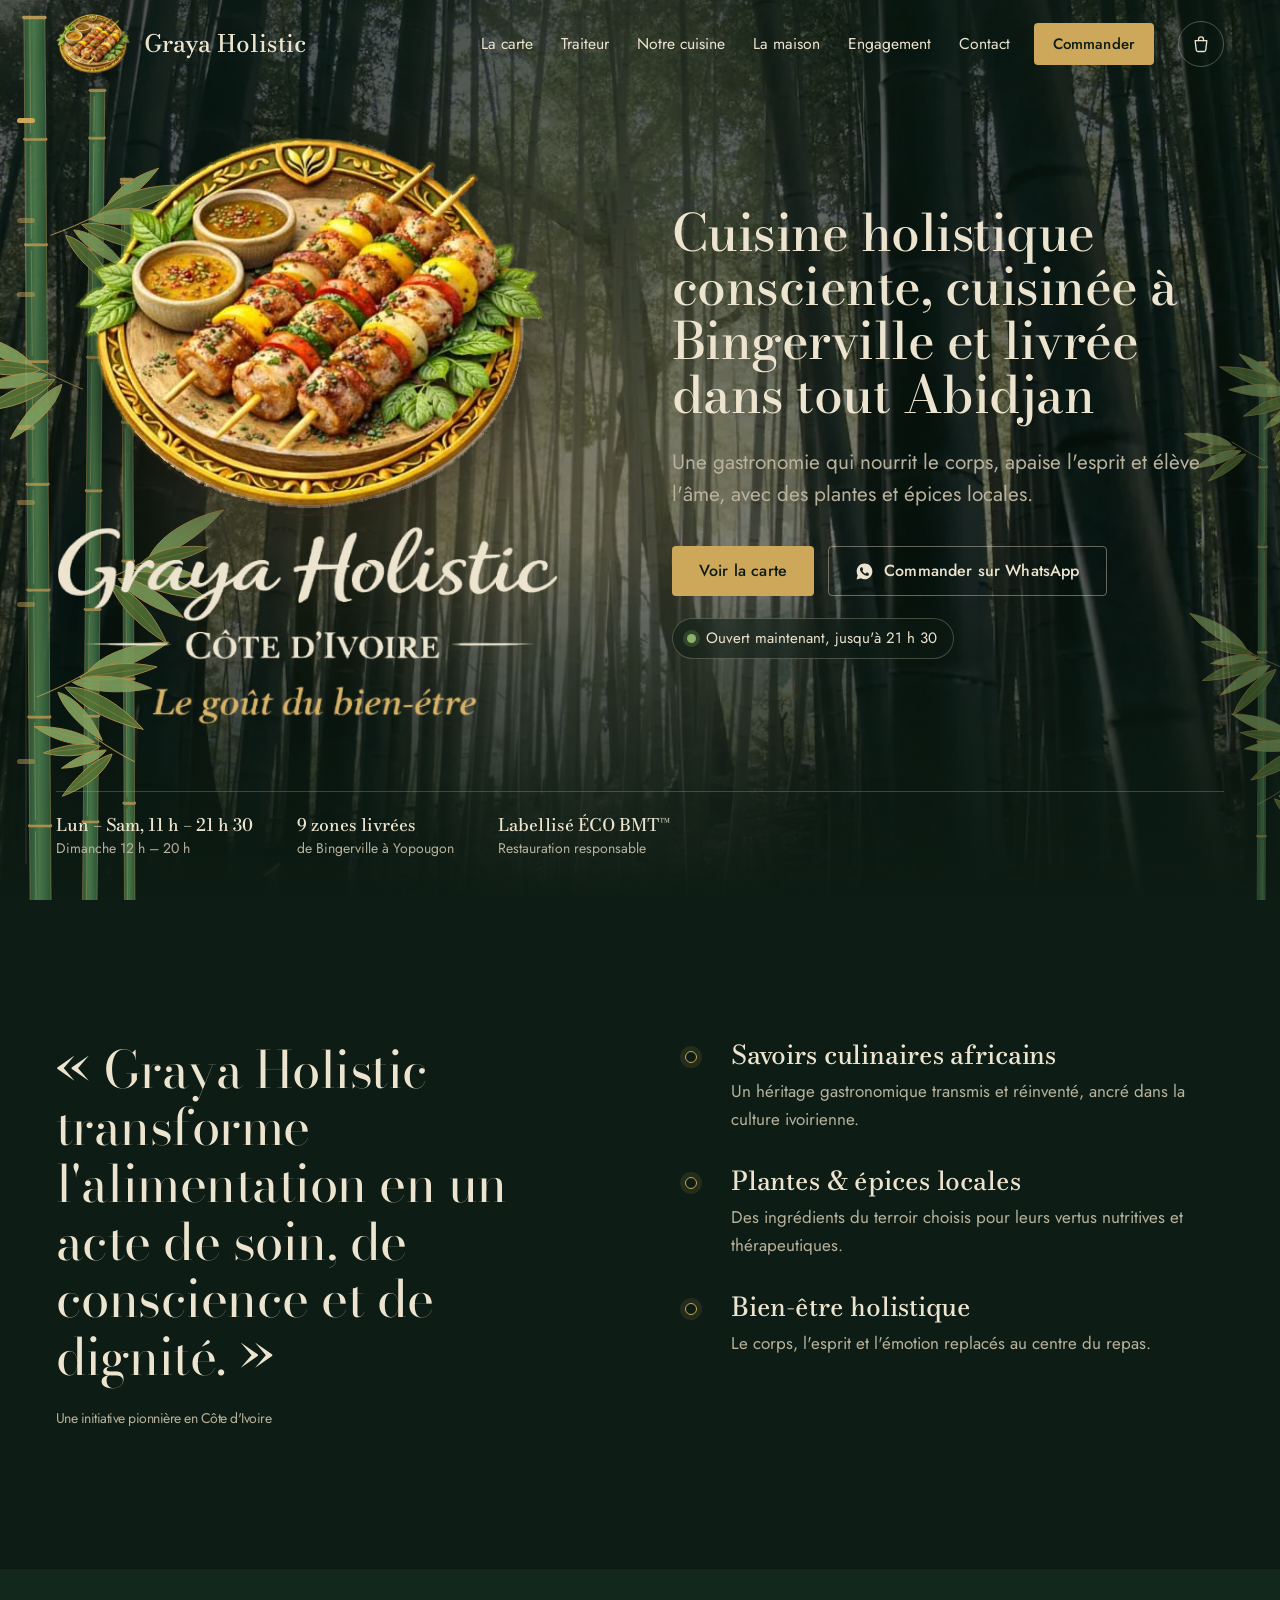
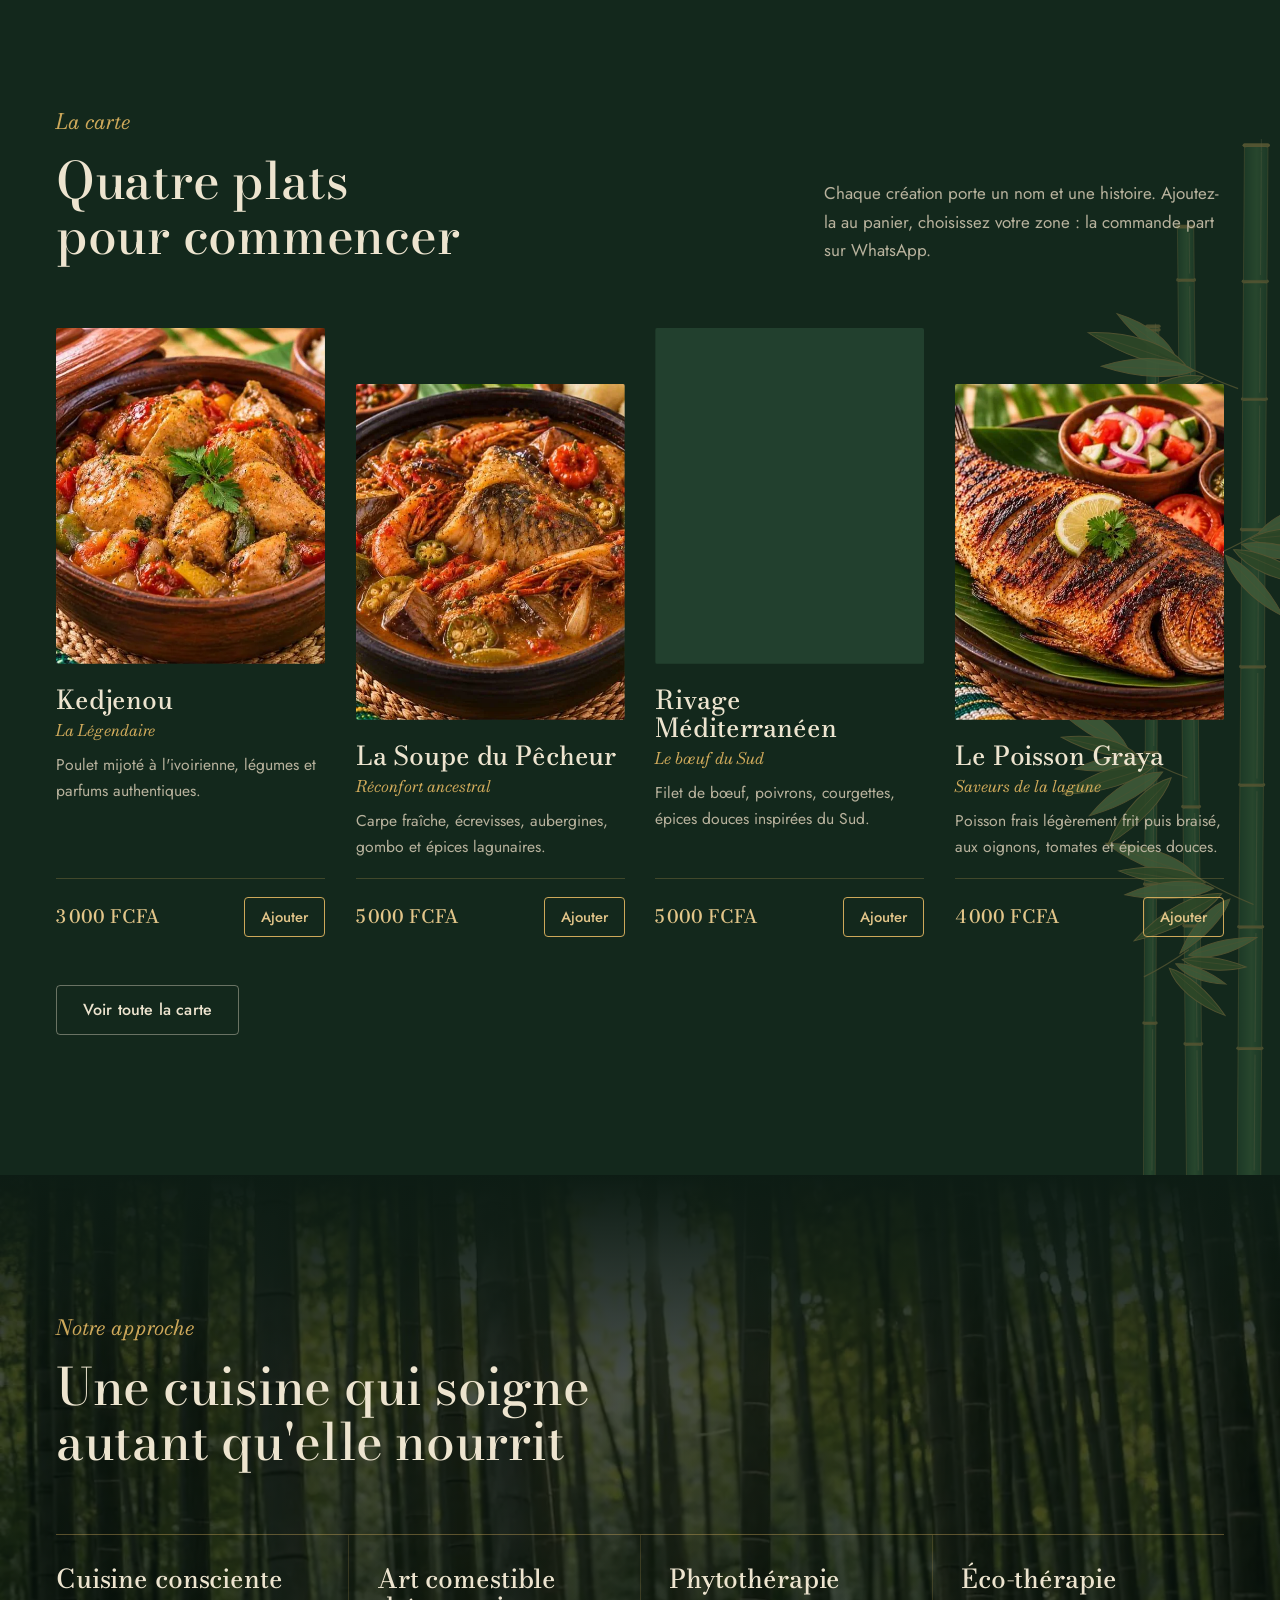
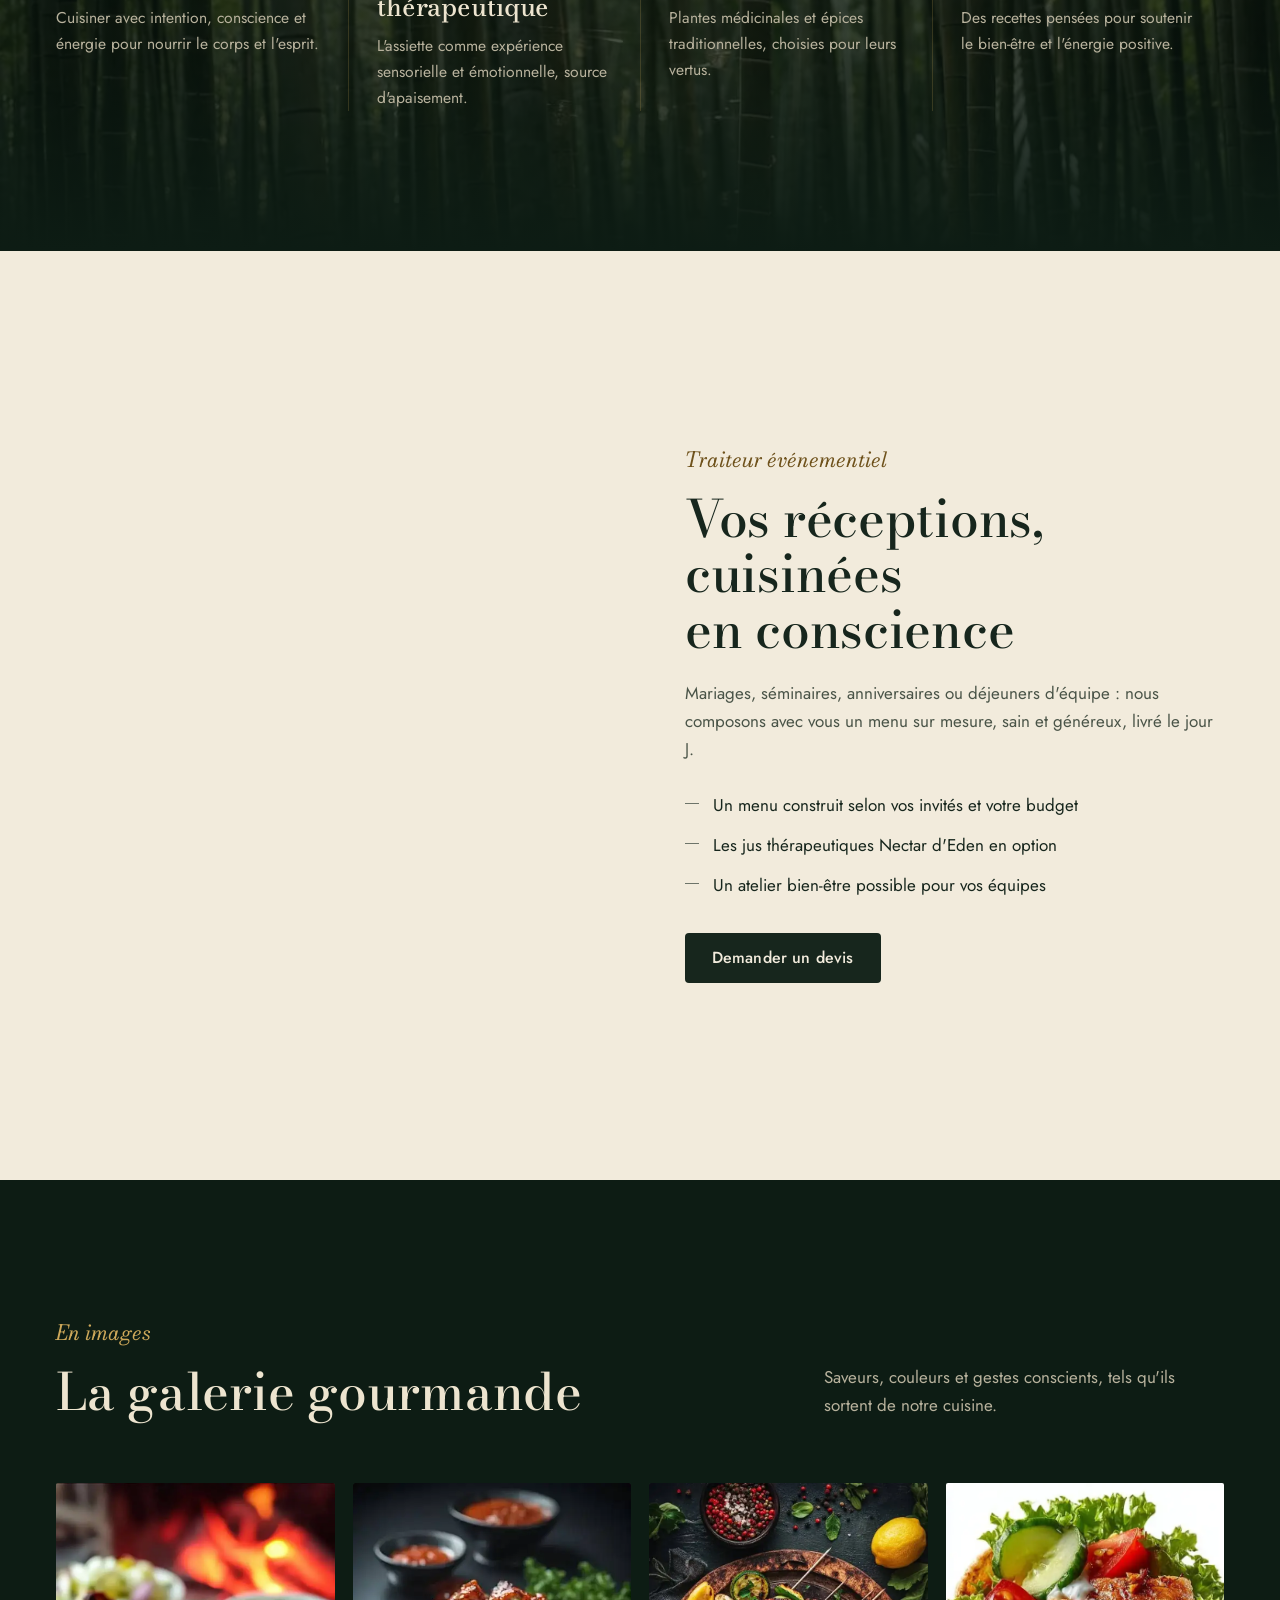
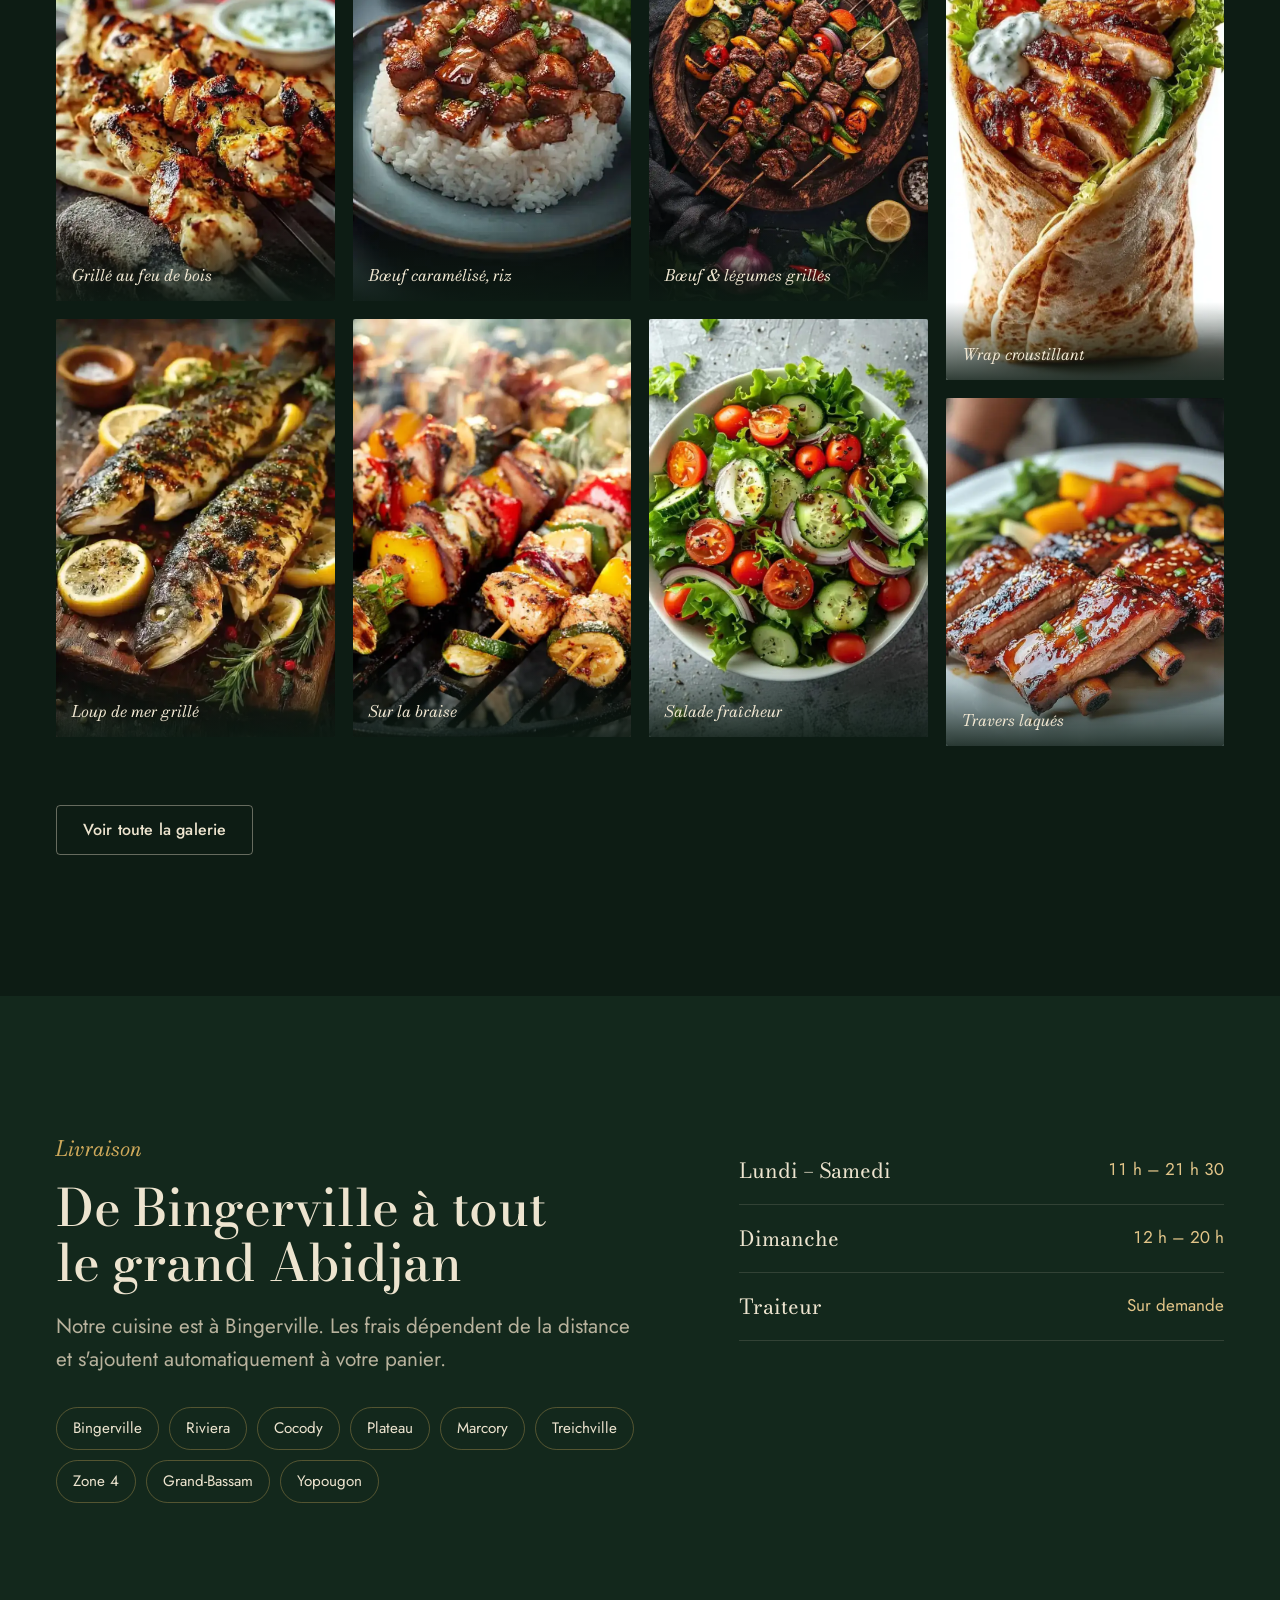
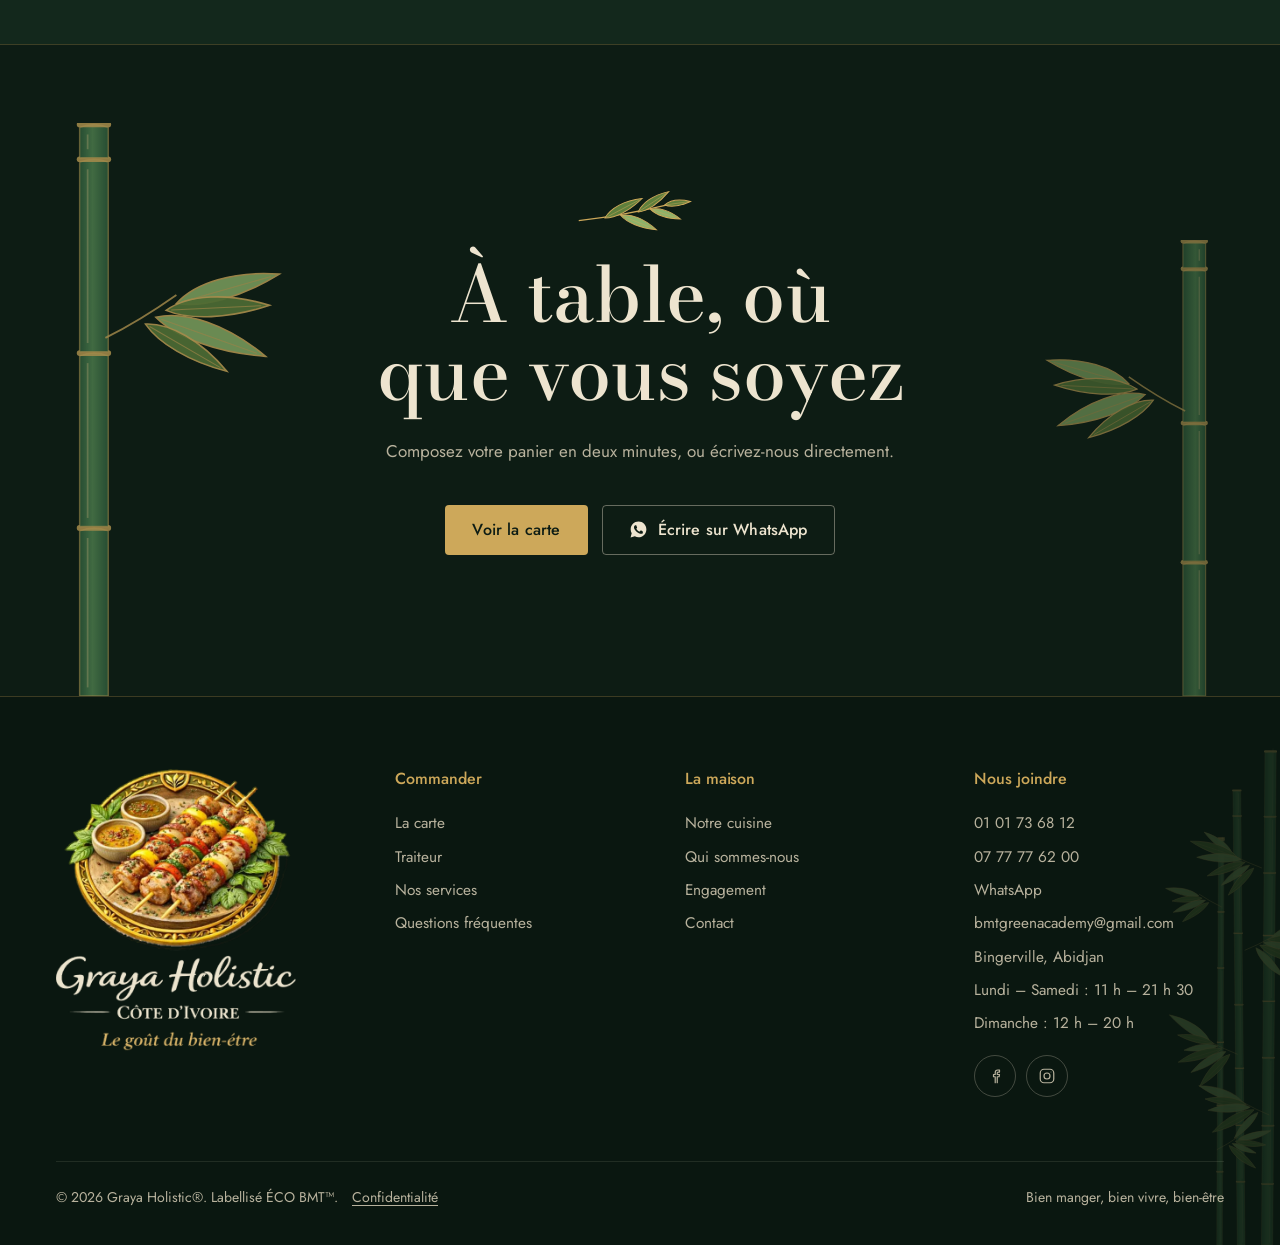
<file: index.html>
<!DOCTYPE html>
<html lang="fr">
<head>
<meta charset="UTF-8">
<script>document.documentElement.classList.add('js')</script>
<meta name="viewport" content="width=device-width, initial-scale=1, viewport-fit=cover">
<title>Graya Holistic — Cuisine holistique à Bingerville, Abidjan</title>
<meta name="description" content="Cuisine holistique consciente cuisinée à Bingerville, livrée dans tout Abidjan : brochettes, soupes, jus Nectar d&#x27;Eden, traiteur. Commande sur WhatsApp.">
<link rel="canonical" href="https://xtruck149.github.io/GrayaHolistic/">
<meta name="theme-color" content="#0D1C14">
<link rel="icon" href="assets/img/favicon.ico" sizes="any">
<link rel="icon" href="assets/img/favicon-32.png" type="image/png" sizes="32x32">
<link rel="apple-touch-icon" href="assets/img/apple-touch-icon.png">
<link rel="manifest" href="assets/site.webmanifest">
<meta property="og:type" content="website">
<meta property="og:locale" content="fr_CI">
<meta property="og:site_name" content="Graya Holistic">
<meta property="og:title" content="Graya Holistic — Cuisine holistique à Bingerville, Abidjan">
<meta property="og:description" content="Cuisine holistique consciente cuisinée à Bingerville, livrée dans tout Abidjan : brochettes, soupes, jus Nectar d&#x27;Eden, traiteur. Commande sur WhatsApp.">
<meta property="og:url" content="https://xtruck149.github.io/GrayaHolistic/">
<meta property="og:image" content="https://xtruck149.github.io/GrayaHolistic/assets/img/og-image.jpg">
<meta property="og:image:width" content="1200">
<meta property="og:image:height" content="630">
<meta property="og:image:alt" content="Graya Holistic, Côte d'Ivoire : brochettes grillées sur un plateau doré, dans une bambouseraie">
<meta name="twitter:card" content="summary_large_image">
<meta name="twitter:title" content="Graya Holistic — Cuisine holistique à Bingerville, Abidjan">
<meta name="twitter:description" content="Cuisine holistique consciente cuisinée à Bingerville, livrée dans tout Abidjan : brochettes, soupes, jus Nectar d&#x27;Eden, traiteur. Commande sur WhatsApp.">
<link rel="preload" href="assets/fonts/bodoni-moda-latin-opsz-normal.woff2" as="font" type="font/woff2" crossorigin>
<link rel="preload" href="assets/fonts/jost-latin-400-normal.woff2" as="font" type="font/woff2" crossorigin>
<link rel="preload" as="image" imagesrcset="assets/img/bamboo/bamboo-sunlit-path-720.webp 720w, assets/img/bamboo/bamboo-sunlit-path-1400.webp 1200w" imagesizes="100vw" type="image/webp" fetchpriority="high">
<link rel="preload" href="assets/img/logo-lockup.webp" as="image" type="image/webp">
<link rel="stylesheet" href="assets/css/style.css?v=bbb23d6a">
<script type="application/ld+json">{"@context": "https://schema.org", "@type": "Restaurant", "@id": "https://xtruck149.github.io/GrayaHolistic/#restaurant", "name": "Graya Holistic", "alternateName": "Graya Holistic — Cuisine Holistique Consciente", "url": "https://xtruck149.github.io/GrayaHolistic/", "logo": "https://xtruck149.github.io/GrayaHolistic/assets/img/logo-plate.png", "image": "https://xtruck149.github.io/GrayaHolistic/assets/img/og-image.jpg", "description": "Atelier culinaire et traiteur à Bingerville (Abidjan) : cuisine holistique consciente, livrée dans le grand Abidjan.", "servesCuisine": ["Ivoirienne", "Africaine", "Cuisine holistique"], "priceRange": "500 – 5 000 FCFA", "currenciesAccepted": "XOF", "hasMenu": "https://xtruck149.github.io/GrayaHolistic/menu.html", "acceptsReservations": false, "address": {"@type": "PostalAddress", "addressLocality": "Bingerville", "addressRegion": "Abidjan", "addressCountry": "CI"}, "areaServed": ["Bingerville", "Riviera", "Cocody", "Plateau", "Marcory", "Treichville", "Zone 4", "Grand-Bassam", "Yopougon"], "openingHoursSpecification": [{"@type": "OpeningHoursSpecification", "dayOfWeek": ["Monday", "Tuesday", "Wednesday", "Thursday", "Friday", "Saturday"], "opens": "11:00", "closes": "21:30"}, {"@type": "OpeningHoursSpecification", "dayOfWeek": ["Sunday"], "opens": "12:00", "closes": "20:00"}], "telephone": "+2250101736812", "email": "bmtgreenacademy@gmail.com"}</script>
<script type="application/ld+json">{"@context": "https://schema.org", "@type": "WebSite", "@id": "https://xtruck149.github.io/GrayaHolistic/#website", "url": "https://xtruck149.github.io/GrayaHolistic/", "name": "Graya Holistic", "inLanguage": "fr", "publisher": {"@id": "https://xtruck149.github.io/GrayaHolistic/#restaurant"}}</script>
</head>
<body>
<a href="#main" class="skip-link">Aller au contenu</a>
<header class="site-header">
  <div class="shell header-row">
    <a href="index.html" class="brand" aria-label="Graya Holistic, accueil">
      <picture><source srcset="assets/img/logo-plate-160.webp" type="image/webp"><img src="assets/img/logo-plate-160.png" alt="" width="160" height="128"></picture>
      <span>Graya Holistic</span>
    </a>
    <nav class="nav" id="site-nav" aria-label="Navigation principale"><a href="menu.html">La carte</a><a href="traiteur.html">Traiteur</a><a href="notre-cuisine.html">Notre cuisine</a><a href="a-propos.html">La maison</a><a href="engagement.html">Engagement</a><a href="contact.html">Contact</a></nav>
    <a href="menu.html" class="btn btn--gold btn--sm header-cta">Commander</a>
    <button type="button" class="cart-btn" data-cart-open aria-label="Ouvrir le panier"><svg viewBox="0 0 24 24" fill="none" stroke="currentColor" stroke-width="1.6" stroke-linecap="round" stroke-linejoin="round" aria-hidden="true"><path d="M5 8h14l-1.3 11.2a2 2 0 0 1-2 1.8H8.3a2 2 0 0 1-2-1.8L5 8Z"/><path d="M9 8V6.5a3 3 0 0 1 6 0V8"/></svg><span class="cart-count" data-cart-count hidden>0</span></button>
    <button type="button" class="burger" aria-label="Ouvrir le menu" aria-expanded="false" aria-controls="site-nav"><svg viewBox="0 0 24 24" fill="none" stroke="currentColor" stroke-width="1.6" stroke-linecap="round" aria-hidden="true"><path d="M4 8h16M4 16h16"/></svg></button>
  </div>
</header>
<main id="main">
<section class="hero" data-stalk="Accueil">
  <div class="hero-bg" data-parallax><picture><source srcset="assets/img/bamboo/bamboo-sunlit-path-720.webp 720w, assets/img/bamboo/bamboo-sunlit-path-1400.webp 1200w" sizes="100vw" type="image/webp"><img src="assets/img/bamboo/bamboo-sunlit-path.jpg" alt="" width="1200" height="1800" fetchpriority="high"></picture></div>
  <img class="deco deco--hero-l" src="assets/img/deco/bamboo-grove.svg" alt="" aria-hidden="true">
  <img class="deco deco--hero-r" src="assets/img/deco/bamboo-grove.svg" alt="" aria-hidden="true">
  <div class="shell hero-inner">
    <div class="hero-logo">
      <picture><source srcset="assets/img/logo-lockup.webp" type="image/webp"><img src="assets/img/logo-lockup.png" alt="Graya Holistic, Côte d'Ivoire — Le goût du bien-être" width="548" height="644" fetchpriority="high"></picture>
    </div>
    <div class="hero-copy">
      <h1>Cuisine holistique consciente, cuisinée à Bingerville et livrée dans tout Abidjan</h1>
      <p class="lead">Une gastronomie qui nourrit le corps, apaise l'esprit et élève l'âme, avec des plantes et épices locales.</p>
      <div class="actions">
        <a href="menu.html" class="btn btn--gold">Voir la carte</a>
        <a href="https://wa.me/2250101736812?text=Bonjour%20Graya%20Holistic%2C%20je%20souhaite%20passer%20une%20commande." class="btn btn--ghost"><svg viewBox="0 0 24 24" fill="currentColor" aria-hidden="true"><path d="M12.04 2C6.58 2 2.13 6.45 2.13 11.91c0 1.75.46 3.39 1.26 4.81L2 22l5.41-1.42a9.87 9.87 0 0 0 4.63 1.18h.01c5.46 0 9.9-4.45 9.9-9.91C21.95 6.45 17.5 2 12.04 2zm5.78 14.03c-.24.68-1.4 1.3-1.93 1.38-.5.08-1.12.11-1.81-.11-.42-.13-.96-.31-1.65-.61-2.9-1.25-4.79-4.17-4.94-4.36-.14-.19-1.18-1.57-1.18-3 0-1.42.75-2.12 1.02-2.41.26-.29.57-.36.76-.36l.55.01c.18.01.41-.07.64.49.24.58.81 2 .88 2.14.07.14.11.31.02.5-.09.19-.14.31-.27.48l-.41.5c-.14.14-.28.29-.12.57.16.28.71 1.17 1.52 1.9 1.05.94 1.93 1.23 2.21 1.37.28.14.44.12.6-.07.16-.19.68-.79.86-1.06.18-.27.36-.22.6-.13.24.09 1.53.72 1.79.85.26.13.43.19.5.3.07.11.07.62-.17 1.3z"/></svg>Commander sur WhatsApp</a>
      </div>
      <p class="status" data-status><i aria-hidden="true"></i><span></span></p>
    </div>
  </div>
  <div class="shell hero-facts">
    <span><strong>Lun – Sam, 11 h – 21 h 30</strong>Dimanche 12 h – 20 h</span>
    <span><strong>9 zones livrées</strong>de Bingerville à Yopougon</span>
    <span><strong>Labellisé ÉCO BMT™</strong>Restauration responsable</span>
  </div>
</section>

<section class="band" data-stalk="Nos racines">
  <div class="shell manifesto">
    <blockquote>« Graya Holistic transforme l'alimentation en un acte de soin, de conscience et de dignité. »<cite>Une initiative pionnière en Côte d'Ivoire</cite></blockquote>
    <ul class="roots">
      <li><div><h2 class="h3">Savoirs culinaires africains</h2><p>Un héritage gastronomique transmis et réinventé, ancré dans la culture ivoirienne.</p></div></li>
      <li><div><h2 class="h3">Plantes &amp; épices locales</h2><p>Des ingrédients du terroir choisis pour leurs vertus nutritives et thérapeutiques.</p></div></li>
      <li><div><h2 class="h3">Bien-être holistique</h2><p>Le corps, l'esprit et l'émotion replacés au centre du repas.</p></div></li>
    </ul>
  </div>
</section>

<section class="band band--canopee" data-stalk="La carte">
  <img class="deco deco--band-r" src="assets/img/deco/bamboo-grove.svg" alt="" aria-hidden="true" loading="lazy">
  <div class="shell">
    <div class="section-head">
      <div><p class="kicker">La carte</p><h2>Quatre plats pour commencer</h2></div>
      <p>Chaque création porte un nom et une histoire. Ajoutez-la au panier, choisissez votre zone : la commande part sur WhatsApp.</p>
    </div>
    <div class="dishes">
      <article class="dish">
        <div class="dish-img" data-unveil><picture><source srcset="assets/img/plats/soupe-kedjenou.webp" type="image/webp"><img src="assets/img/plats/soupe-kedjenou.jpg" alt="Kedjenou" width="640" height="640" loading="lazy" decoding="async"></picture></div>
        <h3>Kedjenou</h3><p class="sub">La Légendaire</p>
        <p>Poulet mijoté à l&#x27;ivoirienne, légumes et parfums authentiques.</p>
        <div class="dish-foot"><span class="price">3 000 FCFA</span><button type="button" class="add" data-add data-id="kedjenou" data-name="Kedjenou" data-price="3000">Ajouter<span class="sr-only"> Kedjenou au panier</span></button></div>
      </article>
      <article class="dish">
        <div class="dish-img" data-unveil><picture><source srcset="assets/img/plats/soupe-du-pecheur.webp" type="image/webp"><img src="assets/img/plats/soupe-du-pecheur.jpg" alt="La Soupe du Pêcheur" width="640" height="640" loading="lazy" decoding="async"></picture></div>
        <h3>La Soupe du Pêcheur</h3><p class="sub">Réconfort ancestral</p>
        <p>Carpe fraîche, écrevisses, aubergines, gombo et épices lagunaires.</p>
        <div class="dish-foot"><span class="price">5 000 FCFA</span><button type="button" class="add" data-add data-id="soupe-pecheur" data-name="La Soupe du Pêcheur" data-price="5000">Ajouter<span class="sr-only"> La Soupe du Pêcheur au panier</span></button></div>
      </article>
      <article class="dish">
        <div class="dish-img" data-unveil><picture><source srcset="assets/img/plats/brochette-rivage-mediterraneen.webp" type="image/webp"><img src="assets/img/plats/brochette-rivage-mediterraneen.jpg" alt="Rivage Méditerranéen" width="640" height="640" loading="lazy" decoding="async"></picture></div>
        <h3>Rivage Méditerranéen</h3><p class="sub">Le bœuf du Sud</p>
        <p>Filet de bœuf, poivrons, courgettes, épices douces inspirées du Sud.</p>
        <div class="dish-foot"><span class="price">5 000 FCFA</span><button type="button" class="add" data-add data-id="rivage" data-name="Rivage Méditerranéen" data-price="5000">Ajouter<span class="sr-only"> Rivage Méditerranéen au panier</span></button></div>
      </article>
      <article class="dish">
        <div class="dish-img" data-unveil><picture><source srcset="assets/img/plats/poisson-graya.webp" type="image/webp"><img src="assets/img/plats/poisson-graya.jpg" alt="Le Poisson Graya" width="640" height="640" loading="lazy" decoding="async"></picture></div>
        <h3>Le Poisson Graya</h3><p class="sub">Saveurs de la lagune</p>
        <p>Poisson frais légèrement frit puis braisé, aux oignons, tomates et épices douces.</p>
        <div class="dish-foot"><span class="price">4 000 FCFA</span><button type="button" class="add" data-add data-id="poisson-graya" data-name="Le Poisson Graya" data-price="4000">Ajouter<span class="sr-only"> Le Poisson Graya au panier</span></button></div>
      </article>
    </div>
    <div class="actions mt-xl"><a href="menu.html" class="btn btn--ghost">Voir toute la carte</a></div>
  </div>
</section>

<section class="band band--photo" data-stalk="Notre approche">
  <div class="photo" data-parallax><picture><source srcset="assets/img/bamboo/bamboo-grove-golden-720.webp 720w, assets/img/bamboo/bamboo-grove-golden-1400.webp 1200w" sizes="100vw" type="image/webp"><img src="assets/img/bamboo/bamboo-grove-golden.jpg" alt="" width="1200" height="1920" loading="lazy" decoding="async"></picture></div>
  <div class="shell">
    <div class="section-head"><div><p class="kicker">Notre approche</p><h2>Une cuisine qui soigne autant qu'elle nourrit</h2></div></div>
    <ul class="pillars">
      <li><h3>Cuisine consciente</h3><p>Cuisiner avec intention, conscience et énergie pour nourrir le corps et l'esprit.</p></li>
      <li><h3>Art comestible thérapeutique</h3><p>L'assiette comme expérience sensorielle et émotionnelle, source d'apaisement.</p></li>
      <li><h3>Phytothérapie</h3><p>Plantes médicinales et épices traditionnelles, choisies pour leurs vertus.</p></li>
      <li><h3>Éco-thérapie</h3><p>Des recettes pensées pour soutenir le bien-être et l'énergie positive.</p></li>
    </ul>
  </div>
</section>

<section class="band band--papier" data-stalk="Traiteur">
  <div class="shell split">
    <div class="split-media" data-unveil>
      <picture><source srcset="assets/img/gallery/plat-08.webp" type="image/webp"><img src="assets/img/gallery/plat-08.jpg" alt="Grillades et frites maison dressées pour un buffet" width="605" height="1080" loading="lazy" decoding="async"></picture>
      <picture><source srcset="assets/img/gallery/plat-18.webp" type="image/webp"><img src="assets/img/gallery/plat-18.jpg" alt="Salade fraîcheur, tomates cerises et concombre" class="inset" width="605" height="1080" loading="lazy" decoding="async"></picture>
    </div>
    <div>
      <p class="kicker">Traiteur événementiel</p>
      <h2>Vos réceptions, cuisinées en conscience</h2>
      <p>Mariages, séminaires, anniversaires ou déjeuners d'équipe : nous composons avec vous un menu sur mesure, sain et généreux, livré le jour J.</p>
      <ul class="checklist">
        <li>Un menu construit selon vos invités et votre budget</li>
        <li>Les jus thérapeutiques Nectar d'Eden en option</li>
        <li>Un atelier bien-être possible pour vos équipes</li>
      </ul>
      <a href="traiteur.html" class="btn btn--gold">Demander un devis</a>
    </div>
  </div>
</section>

<section class="band" data-stalk="Galerie">
  <div class="shell">
    <div class="section-head"><div><p class="kicker">En images</p><h2>La galerie gourmande</h2></div><p>Saveurs, couleurs et gestes conscients, tels qu'ils sortent de notre cuisine.</p></div>
    <div class="gallery" data-gallery><figure class="gallery-card" data-category="poulet"><a class="gallery-link" href="assets/img/gallery/plat-03.jpg" aria-label="Agrandir : Grillé au feu de bois"><picture><source srcset="assets/img/gallery/plat-03.webp" type="image/webp"><img src="assets/img/gallery/plat-03.jpg" alt="Brochettes de poulet grillées au feu de bois, pain naan et sauce tzatziki" width="719" height="1079" loading="lazy" decoding="async"></picture></a><figcaption>Grillé au feu de bois</figcaption></figure><figure class="gallery-card" data-category="poisson-vege"><a class="gallery-link" href="assets/img/gallery/plat-12.jpg" aria-label="Agrandir : Loup de mer grillé"><picture><source srcset="assets/img/gallery/plat-12.webp" type="image/webp"><img src="assets/img/gallery/plat-12.jpg" alt="Loup de mer entier grillé, citron et romarin" width="719" height="1079" loading="lazy" decoding="async"></picture></a><figcaption>Loup de mer grillé</figcaption></figure><figure class="gallery-card" data-category="boeuf"><a class="gallery-link" href="assets/img/gallery/plat-09.jpg" aria-label="Agrandir : Bœuf caramélisé, riz"><picture><source srcset="assets/img/gallery/plat-09.webp" type="image/webp"><img src="assets/img/gallery/plat-09.jpg" alt="Émincé de bœuf caramélisé servi sur riz" width="512" height="768" loading="lazy" decoding="async"></picture></a><figcaption>Bœuf caramélisé, riz</figcaption></figure><figure class="gallery-card" data-category="autres"><a class="gallery-link" href="assets/img/gallery/plat-07.jpg" aria-label="Agrandir : Sur la braise"><picture><source srcset="assets/img/gallery/plat-07.webp" type="image/webp"><img src="assets/img/gallery/plat-07.jpg" alt="Brochettes mixtes sur la braise, poivrons et courgettes" width="719" height="1079" loading="lazy" decoding="async"></picture></a><figcaption>Sur la braise</figcaption></figure><figure class="gallery-card" data-category="boeuf"><a class="gallery-link" href="assets/img/gallery/plat-27.jpg" aria-label="Agrandir : Bœuf &amp; légumes grillés"><picture><source srcset="assets/img/gallery/plat-27.webp" type="image/webp"><img src="assets/img/gallery/plat-27.jpg" alt="Brochettes de bœuf et légumes grillés" width="719" height="1079" loading="lazy" decoding="async"></picture></a><figcaption>Bœuf &amp; légumes grillés</figcaption></figure><figure class="gallery-card" data-category="poisson-vege"><a class="gallery-link" href="assets/img/gallery/plat-18.jpg" aria-label="Agrandir : Salade fraîcheur"><picture><source srcset="assets/img/gallery/plat-18.webp" type="image/webp"><img src="assets/img/gallery/plat-18.jpg" alt="Salade fraîcheur, tomates cerises et concombre" width="736" height="1104" loading="lazy" decoding="async"></picture></a><figcaption>Salade fraîcheur</figcaption></figure><figure class="gallery-card" data-category="poulet"><a class="gallery-link" href="assets/img/gallery/plat-28.jpg" aria-label="Agrandir : Wrap croustillant"><picture><source srcset="assets/img/gallery/plat-28.webp" type="image/webp"><img src="assets/img/gallery/plat-28.jpg" alt="Wrap de poulet croustillant, sauce fraîche" width="605" height="1080" loading="lazy" decoding="async"></picture></a><figcaption>Wrap croustillant</figcaption></figure><figure class="gallery-card" data-category="autres"><a class="gallery-link" href="assets/img/gallery/plat-31.jpg" aria-label="Agrandir : Travers laqués"><picture><source srcset="assets/img/gallery/plat-31.webp" type="image/webp"><img src="assets/img/gallery/plat-31.jpg" alt="Travers de porc laqués, légumes grillés" width="736" height="920" loading="lazy" decoding="async"></picture></a><figcaption>Travers laqués</figcaption></figure></div>
    <div class="actions mt-xl"><a href="notre-cuisine.html#galerie" class="btn btn--ghost">Voir toute la galerie</a></div>
  </div>
</section>

<section class="band band--canopee" data-stalk="Livraison">
  <div class="shell info">
    <div>
      <p class="kicker">Livraison</p>
      <h2>De Bingerville à tout le grand Abidjan</h2>
      <p class="lead">Notre cuisine est à Bingerville. Les frais dépendent de la distance et s'ajoutent automatiquement à votre panier.</p>
      <ul class="zones"><li>Bingerville</li><li>Riviera</li><li>Cocody</li><li>Plateau</li><li>Marcory</li><li>Treichville</li><li>Zone 4</li><li>Grand-Bassam</li><li>Yopougon</li></ul>
    </div>
    <dl class="hours"><dt>Lundi – Samedi</dt><dd>11 h – 21 h 30</dd><dt>Dimanche</dt><dd>12 h – 20 h</dd><dt>Traiteur</dt><dd>Sur demande</dd></dl>
  </div>
</section>

<section class="band cta">
  <img class="deco deco--cta-l" src="assets/img/deco/bamboo-culm.svg" alt="" aria-hidden="true" loading="lazy">
  <img class="deco deco--cta-r" src="assets/img/deco/bamboo-culm.svg" alt="" aria-hidden="true" loading="lazy">
  <div class="shell">
    <img class="sprig" src="assets/img/deco/bamboo-sprig.svg" alt="" aria-hidden="true" width="160" height="60" loading="lazy">
    <h2>À table, où que vous soyez</h2>
    <p>Composez votre panier en deux minutes, ou écrivez-nous directement.</p>
    <div class="actions"><a href="menu.html" class="btn btn--gold">Voir la carte</a><a href="https://wa.me/2250101736812?text=Bonjour%20Graya%20Holistic%2C%20j%27ai%20une%20question." class="btn btn--ghost"><svg viewBox="0 0 24 24" fill="currentColor" aria-hidden="true"><path d="M12.04 2C6.58 2 2.13 6.45 2.13 11.91c0 1.75.46 3.39 1.26 4.81L2 22l5.41-1.42a9.87 9.87 0 0 0 4.63 1.18h.01c5.46 0 9.9-4.45 9.9-9.91C21.95 6.45 17.5 2 12.04 2zm5.78 14.03c-.24.68-1.4 1.3-1.93 1.38-.5.08-1.12.11-1.81-.11-.42-.13-.96-.31-1.65-.61-2.9-1.25-4.79-4.17-4.94-4.36-.14-.19-1.18-1.57-1.18-3 0-1.42.75-2.12 1.02-2.41.26-.29.57-.36.76-.36l.55.01c.18.01.41-.07.64.49.24.58.81 2 .88 2.14.07.14.11.31.02.5-.09.19-.14.31-.27.48l-.41.5c-.14.14-.28.29-.12.57.16.28.71 1.17 1.52 1.9 1.05.94 1.93 1.23 2.21 1.37.28.14.44.12.6-.07.16-.19.68-.79.86-1.06.18-.27.36-.22.6-.13.24.09 1.53.72 1.79.85.26.13.43.19.5.3.07.11.07.62-.17 1.3z"/></svg>Écrire sur WhatsApp</a></div>
  </div>
</section>

</main>
<footer class="site-footer">
  <img class="deco deco--footer" src="assets/img/deco/bamboo-grove.svg" alt="" aria-hidden="true" loading="lazy">
  <div class="shell">
    <div class="footer-grid">
      <div class="footer-brand">
        <picture><source srcset="assets/img/logo-lockup.webp" type="image/webp"><img src="assets/img/logo-lockup.png" alt="Graya Holistic, Côte d'Ivoire — Le goût du bien-être" width="548" height="644" loading="lazy"></picture>
      </div>
      <div><h2>Commander</h2><a href="menu.html">La carte</a><a href="traiteur.html">Traiteur</a><a href="services.html">Nos services</a><a href="faq.html">Questions fréquentes</a></div>
      <div><h2>La maison</h2><a href="notre-cuisine.html">Notre cuisine</a><a href="a-propos.html">Qui sommes-nous</a><a href="engagement.html">Engagement</a><a href="contact.html">Contact</a></div>
      <div><h2>Nous joindre</h2><a href="tel:+2250101736812">01 01 73 68 12</a><a href="tel:+2250777776200">07 77 77 62 00</a><a href="https://wa.me/2250101736812?text=Bonjour%20Graya%20Holistic%2C">WhatsApp</a><a href="mailto:bmtgreenacademy@gmail.com">bmtgreenacademy@gmail.com</a><p>Bingerville, Abidjan</p><p>Lundi – Samedi : 11 h – 21 h 30</p><p>Dimanche : 12 h – 20 h</p>
        <div class="social"><a href="https://facebook.com/bmtgreenacademy" aria-label="Facebook" target="_blank" rel="noopener"><svg viewBox="0 0 24 24" fill="none" stroke="currentColor" stroke-width="1.6" stroke-linecap="round" stroke-linejoin="round" aria-hidden="true"><path d="M15 21v-8h2.5l.5-3H15V8.2c0-.9.3-1.5 1.6-1.5H18V4.1C17.7 4 16.8 4 15.8 4c-2.1 0-3.5 1.3-3.5 3.6V10H10v3h2.3v8"/></svg></a><a href="https://instagram.com/bmtgreenacademy" aria-label="Instagram" target="_blank" rel="noopener"><svg viewBox="0 0 24 24" fill="none" stroke="currentColor" stroke-width="1.6" aria-hidden="true"><rect x="3" y="3" width="18" height="18" rx="5"/><circle cx="12" cy="12" r="4"/><circle cx="17.3" cy="6.7" r=".6" fill="currentColor" stroke="none"/></svg></a></div>
      </div>
    </div>
    <div class="footer-bottom"><span>© <span data-year>2026</span> Graya Holistic®. Labellisé ÉCO BMT™. <a href="confidentialite.html">Confidentialité</a></span><span>Bien manger, bien vivre, bien-être</span></div>
  </div>
</footer>
<script src="assets/js/data.js?v=bbb23d6a" defer></script>
<script src="assets/js/main.js?v=bbb23d6a" defer></script>
</body>
</html>
</file>
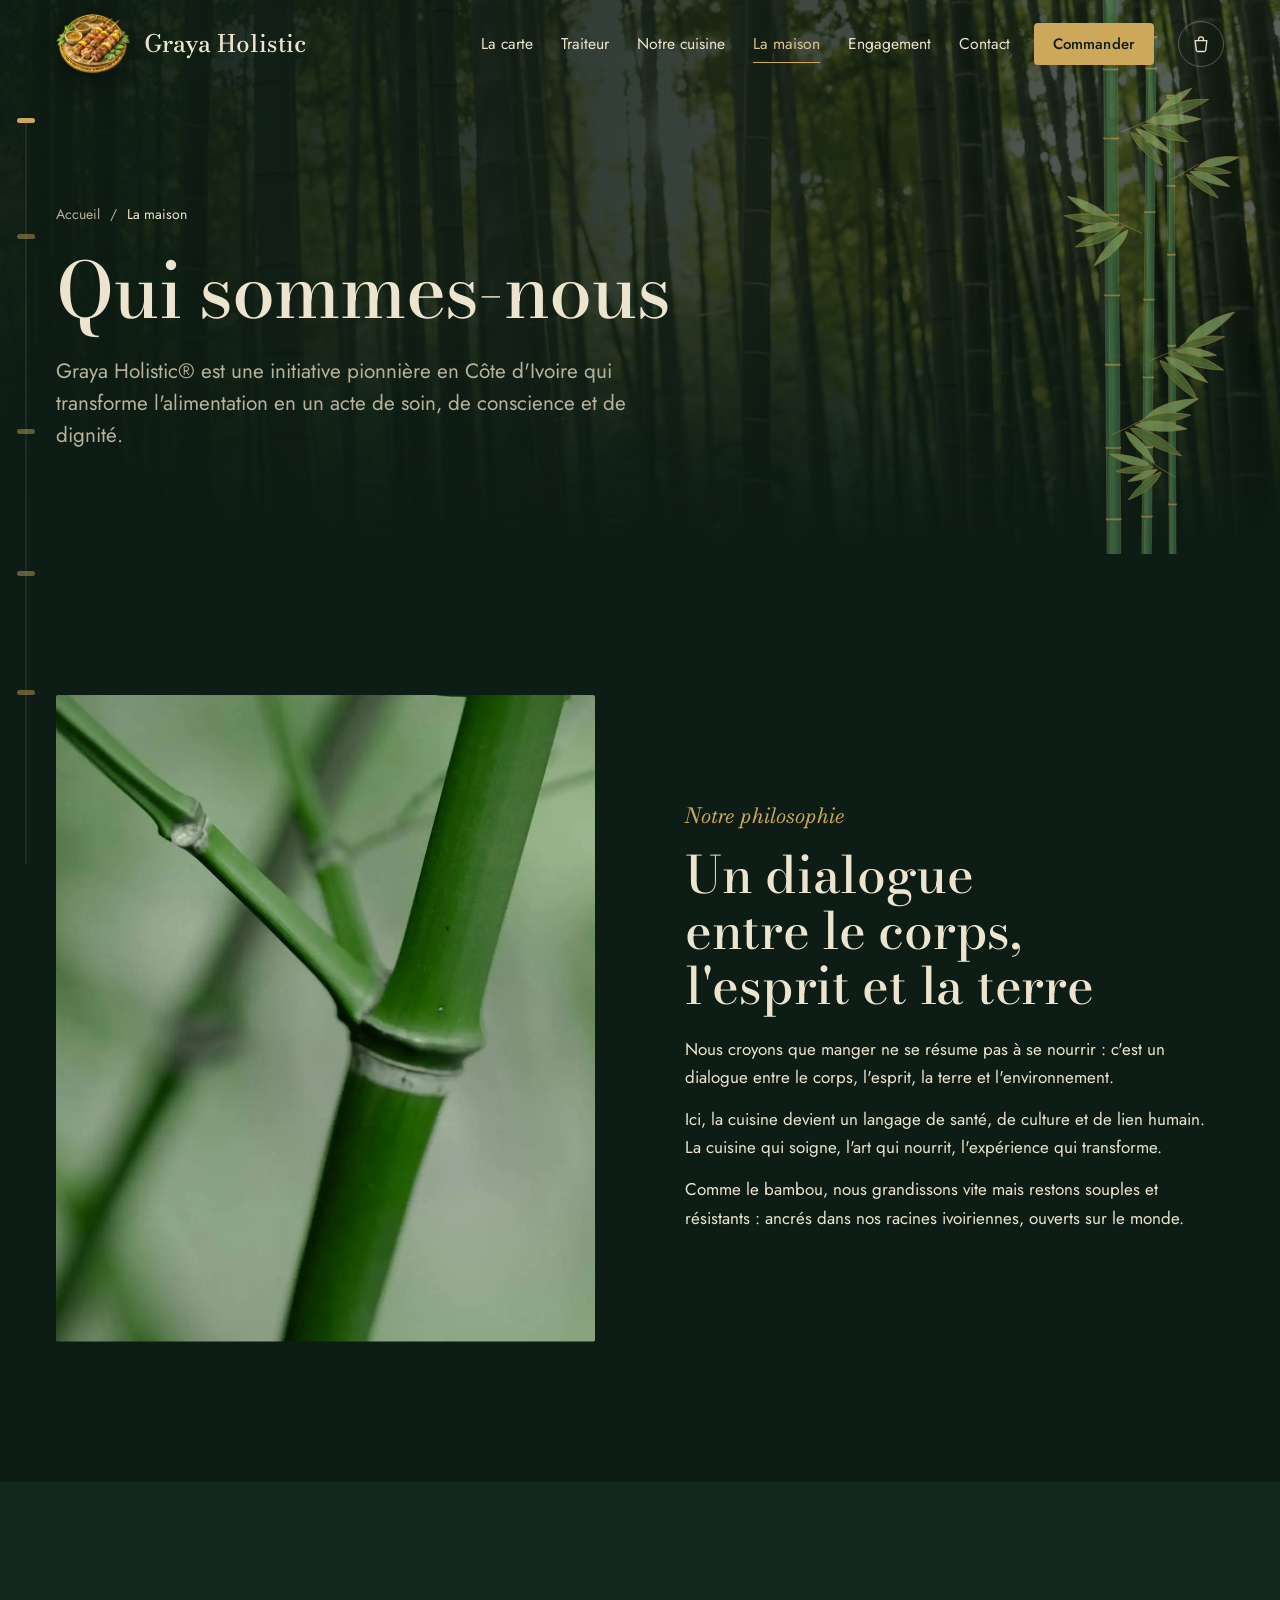
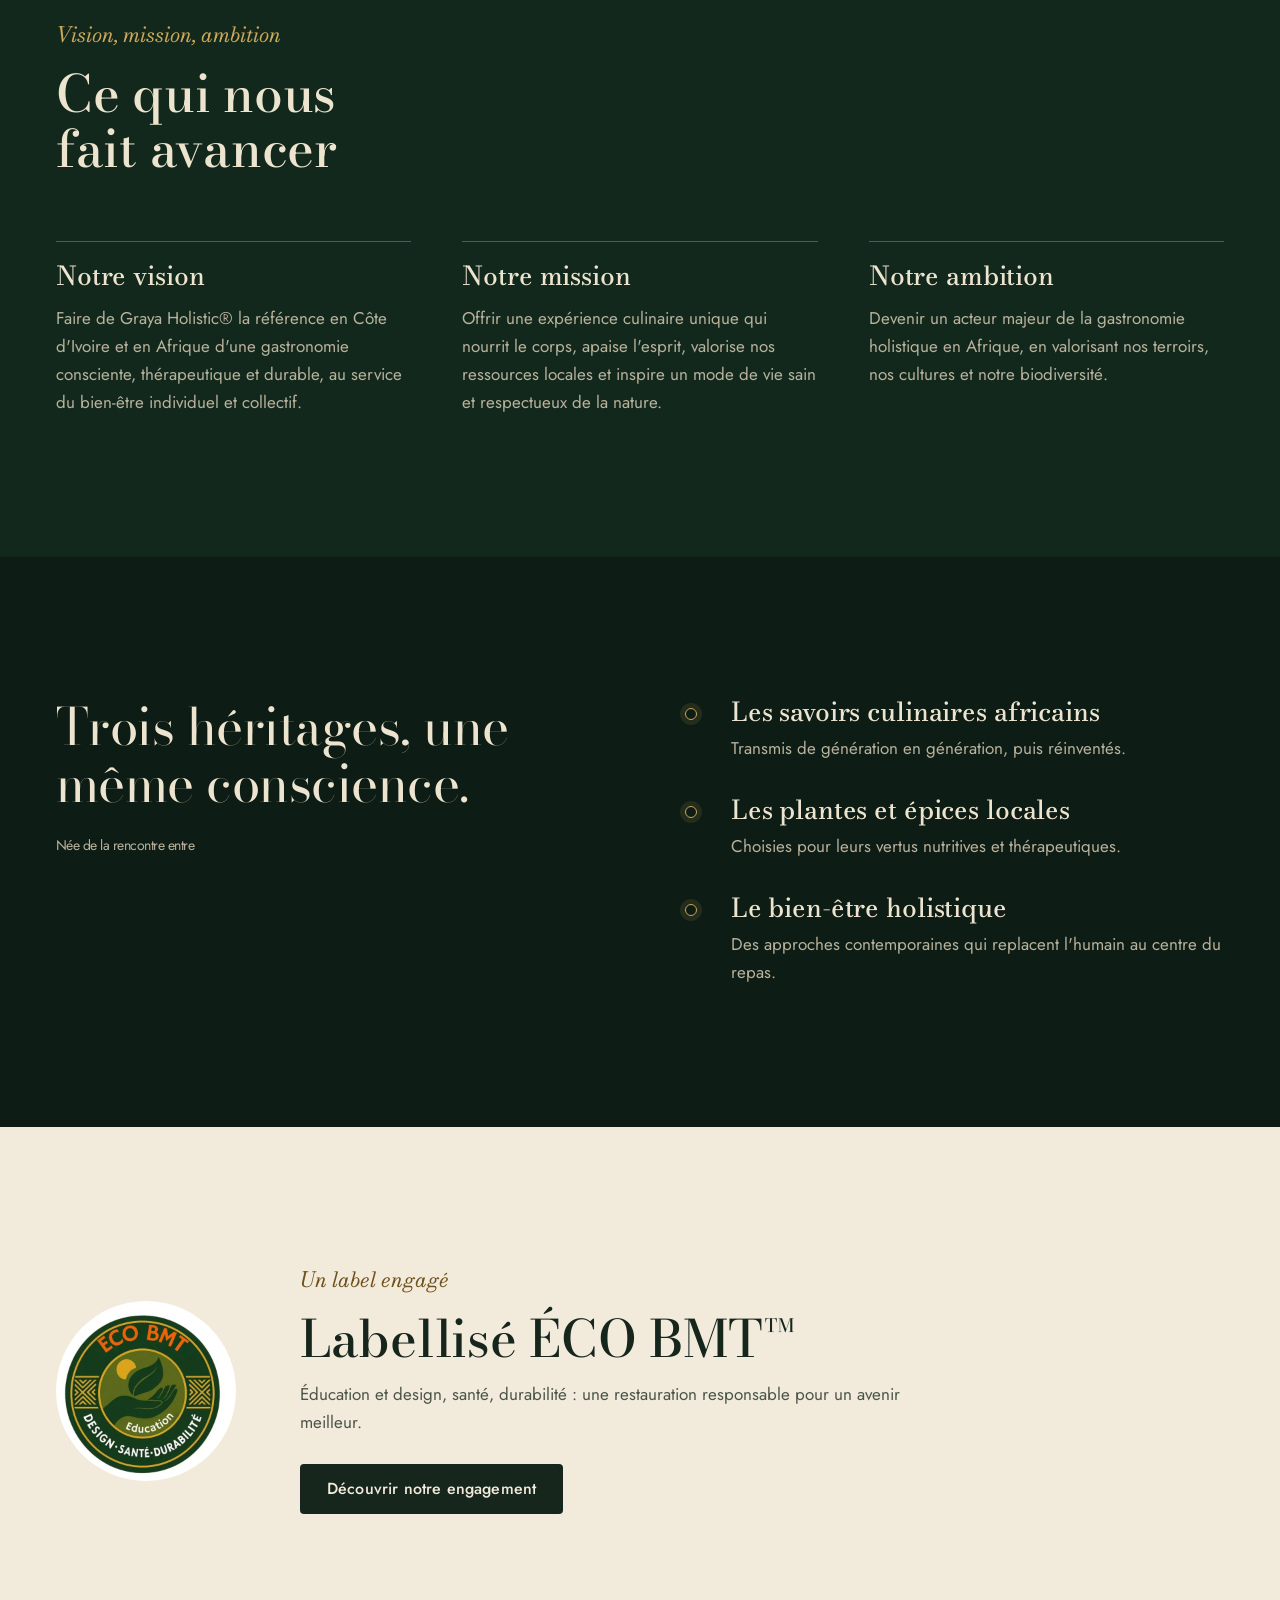
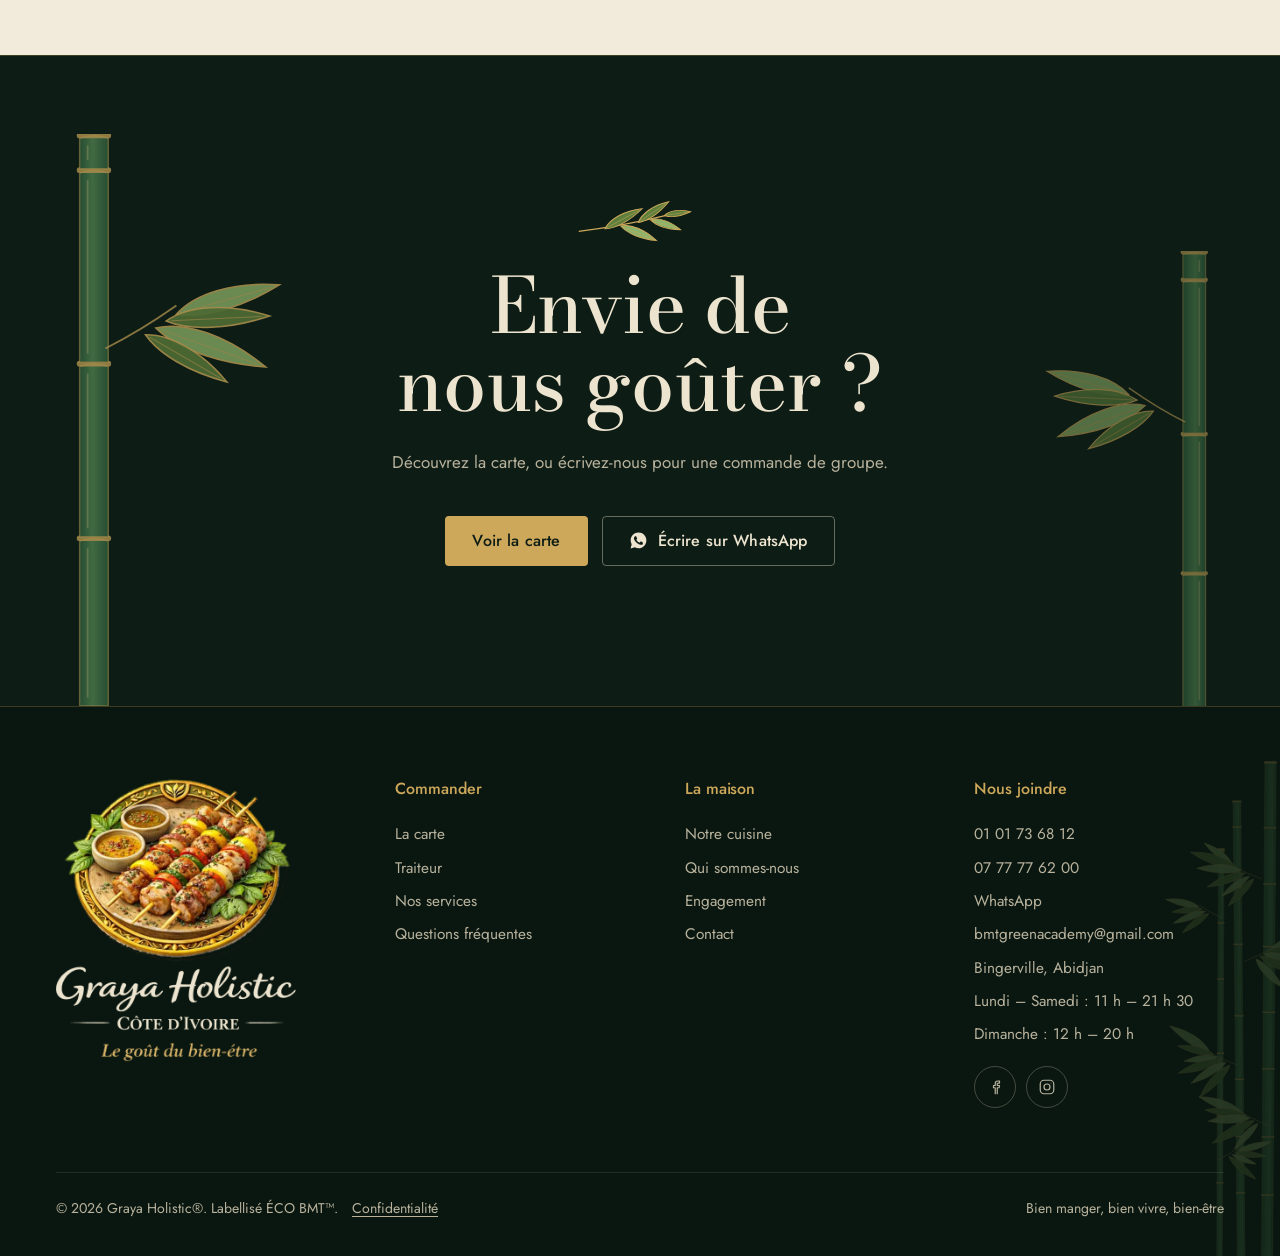
<file: a-propos.html>
<!DOCTYPE html>
<html lang="fr">
<head>
<meta charset="UTF-8">
<script>document.documentElement.classList.add('js')</script>
<meta name="viewport" content="width=device-width, initial-scale=1, viewport-fit=cover">
<title>Qui sommes-nous ? Cuisine consciente | Graya Holistic</title>
<meta name="description" content="Graya Holistic® transforme l&#x27;alimentation en un acte de soin, de conscience et de dignité. Notre vision, notre mission et nos racines.">
<link rel="canonical" href="https://xtruck149.github.io/GrayaHolistic/a-propos.html">
<meta name="theme-color" content="#0D1C14">
<link rel="icon" href="assets/img/favicon.ico" sizes="any">
<link rel="icon" href="assets/img/favicon-32.png" type="image/png" sizes="32x32">
<link rel="apple-touch-icon" href="assets/img/apple-touch-icon.png">
<link rel="manifest" href="assets/site.webmanifest">
<meta property="og:type" content="website">
<meta property="og:locale" content="fr_CI">
<meta property="og:site_name" content="Graya Holistic">
<meta property="og:title" content="Qui sommes-nous ? Cuisine consciente | Graya Holistic">
<meta property="og:description" content="Graya Holistic® transforme l&#x27;alimentation en un acte de soin, de conscience et de dignité. Notre vision, notre mission et nos racines.">
<meta property="og:url" content="https://xtruck149.github.io/GrayaHolistic/a-propos.html">
<meta property="og:image" content="https://xtruck149.github.io/GrayaHolistic/assets/img/og-image.jpg">
<meta property="og:image:width" content="1200">
<meta property="og:image:height" content="630">
<meta property="og:image:alt" content="Graya Holistic, Côte d'Ivoire : brochettes grillées sur un plateau doré, dans une bambouseraie">
<meta name="twitter:card" content="summary_large_image">
<meta name="twitter:title" content="Qui sommes-nous ? Cuisine consciente | Graya Holistic">
<meta name="twitter:description" content="Graya Holistic® transforme l&#x27;alimentation en un acte de soin, de conscience et de dignité. Notre vision, notre mission et nos racines.">
<link rel="preload" href="assets/fonts/bodoni-moda-latin-opsz-normal.woff2" as="font" type="font/woff2" crossorigin>
<link rel="preload" href="assets/fonts/jost-latin-400-normal.woff2" as="font" type="font/woff2" crossorigin>
<link rel="preload" as="image" imagesrcset="assets/img/bamboo/bamboo-grove-golden-720.webp 720w, assets/img/bamboo/bamboo-grove-golden-1400.webp 1200w" imagesizes="100vw" type="image/webp" fetchpriority="high">
<link rel="stylesheet" href="assets/css/style.css?v=bbb23d6a">
<script type="application/ld+json">{"@context": "https://schema.org", "@type": "BreadcrumbList", "itemListElement": [{"@type": "ListItem", "position": 1, "name": "Accueil", "item": "https://xtruck149.github.io/GrayaHolistic/"}, {"@type": "ListItem", "position": 2, "name": "Qui sommes-nous", "item": "https://xtruck149.github.io/GrayaHolistic/a-propos.html"}]}</script>
</head>
<body>
<a href="#main" class="skip-link">Aller au contenu</a>
<header class="site-header">
  <div class="shell header-row">
    <a href="index.html" class="brand" aria-label="Graya Holistic, accueil">
      <picture><source srcset="assets/img/logo-plate-160.webp" type="image/webp"><img src="assets/img/logo-plate-160.png" alt="" width="160" height="128"></picture>
      <span>Graya Holistic</span>
    </a>
    <nav class="nav" id="site-nav" aria-label="Navigation principale"><a href="menu.html">La carte</a><a href="traiteur.html">Traiteur</a><a href="notre-cuisine.html">Notre cuisine</a><a href="a-propos.html" aria-current="page">La maison</a><a href="engagement.html">Engagement</a><a href="contact.html">Contact</a></nav>
    <a href="menu.html" class="btn btn--gold btn--sm header-cta">Commander</a>
    <button type="button" class="cart-btn" data-cart-open aria-label="Ouvrir le panier"><svg viewBox="0 0 24 24" fill="none" stroke="currentColor" stroke-width="1.6" stroke-linecap="round" stroke-linejoin="round" aria-hidden="true"><path d="M5 8h14l-1.3 11.2a2 2 0 0 1-2 1.8H8.3a2 2 0 0 1-2-1.8L5 8Z"/><path d="M9 8V6.5a3 3 0 0 1 6 0V8"/></svg><span class="cart-count" data-cart-count hidden>0</span></button>
    <button type="button" class="burger" aria-label="Ouvrir le menu" aria-expanded="false" aria-controls="site-nav"><svg viewBox="0 0 24 24" fill="none" stroke="currentColor" stroke-width="1.6" stroke-linecap="round" aria-hidden="true"><path d="M4 8h16M4 16h16"/></svg></button>
  </div>
</header>
<main id="main">
<section class="page-hero" data-stalk="La maison">
  <div class="page-hero-bg" data-parallax><picture><source srcset="assets/img/bamboo/bamboo-grove-golden-720.webp 720w, assets/img/bamboo/bamboo-grove-golden-1400.webp 1200w" sizes="100vw" type="image/webp"><img src="assets/img/bamboo/bamboo-grove-golden.jpg" alt="" width="1200" height="1800" fetchpriority="high"></picture></div>
  <img class="deco deco--hero-l" src="assets/img/deco/bamboo-grove.svg" alt="" aria-hidden="true">
  <div class="shell">
    <nav class="crumbs" aria-label="Fil d'Ariane"><a href="index.html">Accueil</a><span aria-hidden="true">/</span><span aria-current="page">La maison</span></nav>
    <h1>Qui sommes-nous</h1>
    <p class="lead">Graya Holistic® est une initiative pionnière en Côte d'Ivoire qui transforme l'alimentation en un acte de soin, de conscience et de dignité.</p>
  </div>
</section>

<section class="band" data-stalk="Philosophie">
  <div class="shell split">
    <div class="split-media" data-unveil><picture><source srcset="assets/img/bamboo/bamboo-stalks-vivid-720.webp 720w, assets/img/bamboo/bamboo-stalks-vivid-1400.webp 1000w" sizes="100vw" type="image/webp"><img src="assets/img/bamboo/bamboo-stalks-vivid.jpg" alt="Tiges de bambou vert" width="1000" height="1503" loading="lazy" decoding="async"></picture></div>
    <div>
      <p class="kicker">Notre philosophie</p>
      <h2>Un dialogue entre le corps, l'esprit et la terre</h2>
      <p>Nous croyons que manger ne se résume pas à se nourrir : c'est un dialogue entre le corps, l'esprit, la terre et l'environnement.</p>
      <p>Ici, la cuisine devient un langage de santé, de culture et de lien humain. La cuisine qui soigne, l'art qui nourrit, l'expérience qui transforme.</p>
      <p>Comme le bambou, nous grandissons vite mais restons souples et résistants : ancrés dans nos racines ivoiriennes, ouverts sur le monde.</p>
    </div>
  </div>
</section>
<section class="band band--canopee" data-stalk="Vision">
  <div class="shell">
    <div class="section-head"><div><p class="kicker">Vision, mission, ambition</p><h2>Ce qui nous fait avancer</h2></div></div>
    <div class="trio">
      <div><h3>Notre vision</h3><p>Faire de Graya Holistic® la référence en Côte d'Ivoire et en Afrique d'une gastronomie consciente, thérapeutique et durable, au service du bien-être individuel et collectif.</p></div>
      <div><h3>Notre mission</h3><p>Offrir une expérience culinaire unique qui nourrit le corps, apaise l'esprit, valorise nos ressources locales et inspire un mode de vie sain et respectueux de la nature.</p></div>
      <div><h3>Notre ambition</h3><p>Devenir un acteur majeur de la gastronomie holistique en Afrique, en valorisant nos terroirs, nos cultures et notre biodiversité.</p></div>
    </div>
  </div>
</section>
<section class="band" data-stalk="Trois héritages">
  <div class="shell manifesto">
    <blockquote>Trois héritages, une même conscience.<cite>Née de la rencontre entre</cite></blockquote>
    <ul class="roots">
      <li><div><h3>Les savoirs culinaires africains</h3><p>Transmis de génération en génération, puis réinventés.</p></div></li>
      <li><div><h3>Les plantes et épices locales</h3><p>Choisies pour leurs vertus nutritives et thérapeutiques.</p></div></li>
      <li><div><h3>Le bien-être holistique</h3><p>Des approches contemporaines qui replacent l'humain au centre du repas.</p></div></li>
    </ul>
  </div>
</section>
<section class="band band--papier label-band" data-stalk="Label">
  <div class="shell label">
    <picture><source srcset="assets/img/eco-bmt-badge.webp" type="image/webp"><img src="assets/img/eco-bmt-badge.jpg" alt="Label ÉCO BMT" width="200" height="200" loading="lazy"></picture>
    <div><p class="kicker">Un label engagé</p><h2>Labellisé ÉCO BMT™</h2><p>Éducation et design, santé, durabilité : une restauration responsable pour un avenir meilleur.</p><a href="engagement.html" class="btn btn--gold mt-lg">Découvrir notre engagement</a></div>
  </div>
</section>
<section class="band cta">
  <img class="deco deco--cta-l" src="assets/img/deco/bamboo-culm.svg" alt="" aria-hidden="true" loading="lazy">
  <img class="deco deco--cta-r" src="assets/img/deco/bamboo-culm.svg" alt="" aria-hidden="true" loading="lazy">
  <div class="shell">
    <img class="sprig" src="assets/img/deco/bamboo-sprig.svg" alt="" aria-hidden="true" width="160" height="60" loading="lazy">
    <h2>Envie de nous goûter ?</h2>
    <p>Découvrez la carte, ou écrivez-nous pour une commande de groupe.</p>
    <div class="actions"><a href="menu.html" class="btn btn--gold">Voir la carte</a><a href="https://wa.me/2250101736812?text=Bonjour%20Graya%20Holistic%2C%20j%27ai%20une%20question." class="btn btn--ghost"><svg viewBox="0 0 24 24" fill="currentColor" aria-hidden="true"><path d="M12.04 2C6.58 2 2.13 6.45 2.13 11.91c0 1.75.46 3.39 1.26 4.81L2 22l5.41-1.42a9.87 9.87 0 0 0 4.63 1.18h.01c5.46 0 9.9-4.45 9.9-9.91C21.95 6.45 17.5 2 12.04 2zm5.78 14.03c-.24.68-1.4 1.3-1.93 1.38-.5.08-1.12.11-1.81-.11-.42-.13-.96-.31-1.65-.61-2.9-1.25-4.79-4.17-4.94-4.36-.14-.19-1.18-1.57-1.18-3 0-1.42.75-2.12 1.02-2.41.26-.29.57-.36.76-.36l.55.01c.18.01.41-.07.64.49.24.58.81 2 .88 2.14.07.14.11.31.02.5-.09.19-.14.31-.27.48l-.41.5c-.14.14-.28.29-.12.57.16.28.71 1.17 1.52 1.9 1.05.94 1.93 1.23 2.21 1.37.28.14.44.12.6-.07.16-.19.68-.79.86-1.06.18-.27.36-.22.6-.13.24.09 1.53.72 1.79.85.26.13.43.19.5.3.07.11.07.62-.17 1.3z"/></svg>Écrire sur WhatsApp</a></div>
  </div>
</section>

</main>
<footer class="site-footer">
  <img class="deco deco--footer" src="assets/img/deco/bamboo-grove.svg" alt="" aria-hidden="true" loading="lazy">
  <div class="shell">
    <div class="footer-grid">
      <div class="footer-brand">
        <picture><source srcset="assets/img/logo-lockup.webp" type="image/webp"><img src="assets/img/logo-lockup.png" alt="Graya Holistic, Côte d'Ivoire — Le goût du bien-être" width="548" height="644" loading="lazy"></picture>
      </div>
      <div><h2>Commander</h2><a href="menu.html">La carte</a><a href="traiteur.html">Traiteur</a><a href="services.html">Nos services</a><a href="faq.html">Questions fréquentes</a></div>
      <div><h2>La maison</h2><a href="notre-cuisine.html">Notre cuisine</a><a href="a-propos.html">Qui sommes-nous</a><a href="engagement.html">Engagement</a><a href="contact.html">Contact</a></div>
      <div><h2>Nous joindre</h2><a href="tel:+2250101736812">01 01 73 68 12</a><a href="tel:+2250777776200">07 77 77 62 00</a><a href="https://wa.me/2250101736812?text=Bonjour%20Graya%20Holistic%2C">WhatsApp</a><a href="mailto:bmtgreenacademy@gmail.com">bmtgreenacademy@gmail.com</a><p>Bingerville, Abidjan</p><p>Lundi – Samedi : 11 h – 21 h 30</p><p>Dimanche : 12 h – 20 h</p>
        <div class="social"><a href="https://facebook.com/bmtgreenacademy" aria-label="Facebook" target="_blank" rel="noopener"><svg viewBox="0 0 24 24" fill="none" stroke="currentColor" stroke-width="1.6" stroke-linecap="round" stroke-linejoin="round" aria-hidden="true"><path d="M15 21v-8h2.5l.5-3H15V8.2c0-.9.3-1.5 1.6-1.5H18V4.1C17.7 4 16.8 4 15.8 4c-2.1 0-3.5 1.3-3.5 3.6V10H10v3h2.3v8"/></svg></a><a href="https://instagram.com/bmtgreenacademy" aria-label="Instagram" target="_blank" rel="noopener"><svg viewBox="0 0 24 24" fill="none" stroke="currentColor" stroke-width="1.6" aria-hidden="true"><rect x="3" y="3" width="18" height="18" rx="5"/><circle cx="12" cy="12" r="4"/><circle cx="17.3" cy="6.7" r=".6" fill="currentColor" stroke="none"/></svg></a></div>
      </div>
    </div>
    <div class="footer-bottom"><span>© <span data-year>2026</span> Graya Holistic®. Labellisé ÉCO BMT™. <a href="confidentialite.html">Confidentialité</a></span><span>Bien manger, bien vivre, bien-être</span></div>
  </div>
</footer>
<script src="assets/js/data.js?v=bbb23d6a" defer></script>
<script src="assets/js/main.js?v=bbb23d6a" defer></script>
</body>
</html>
</file>
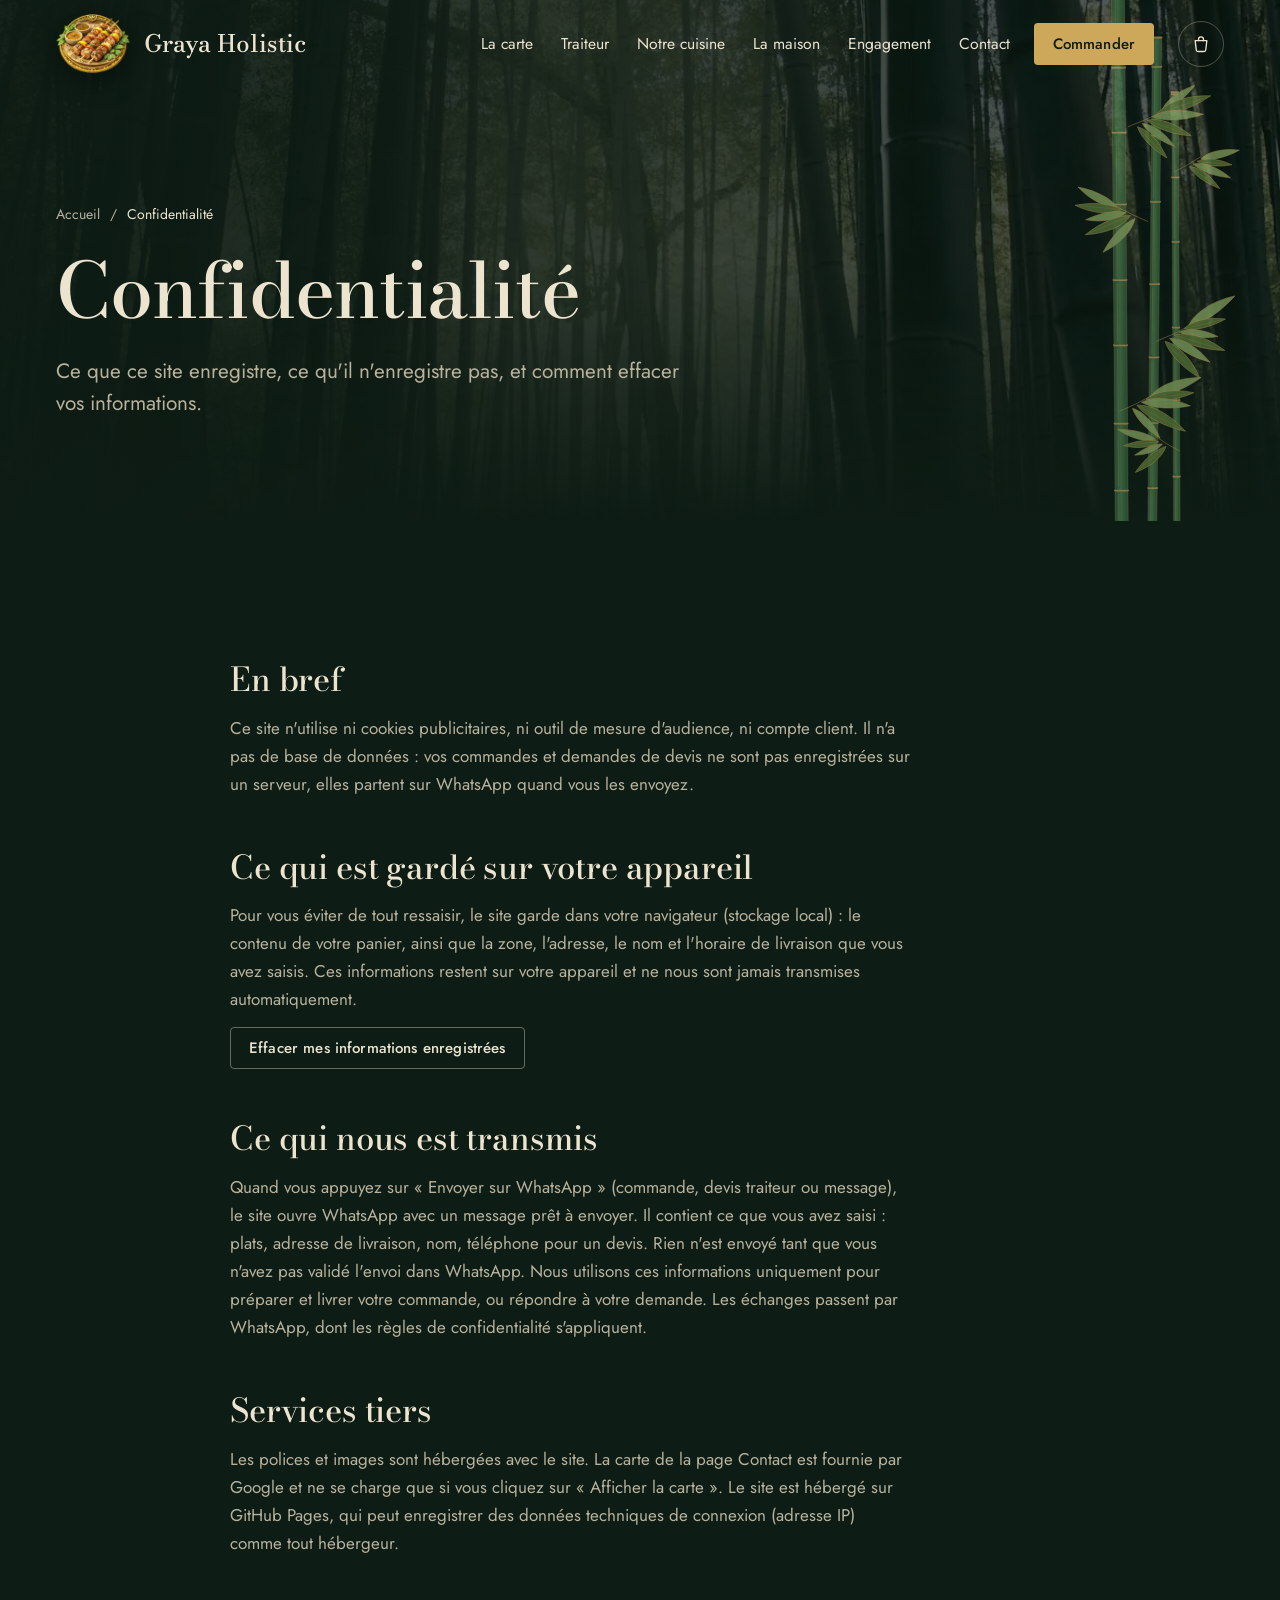
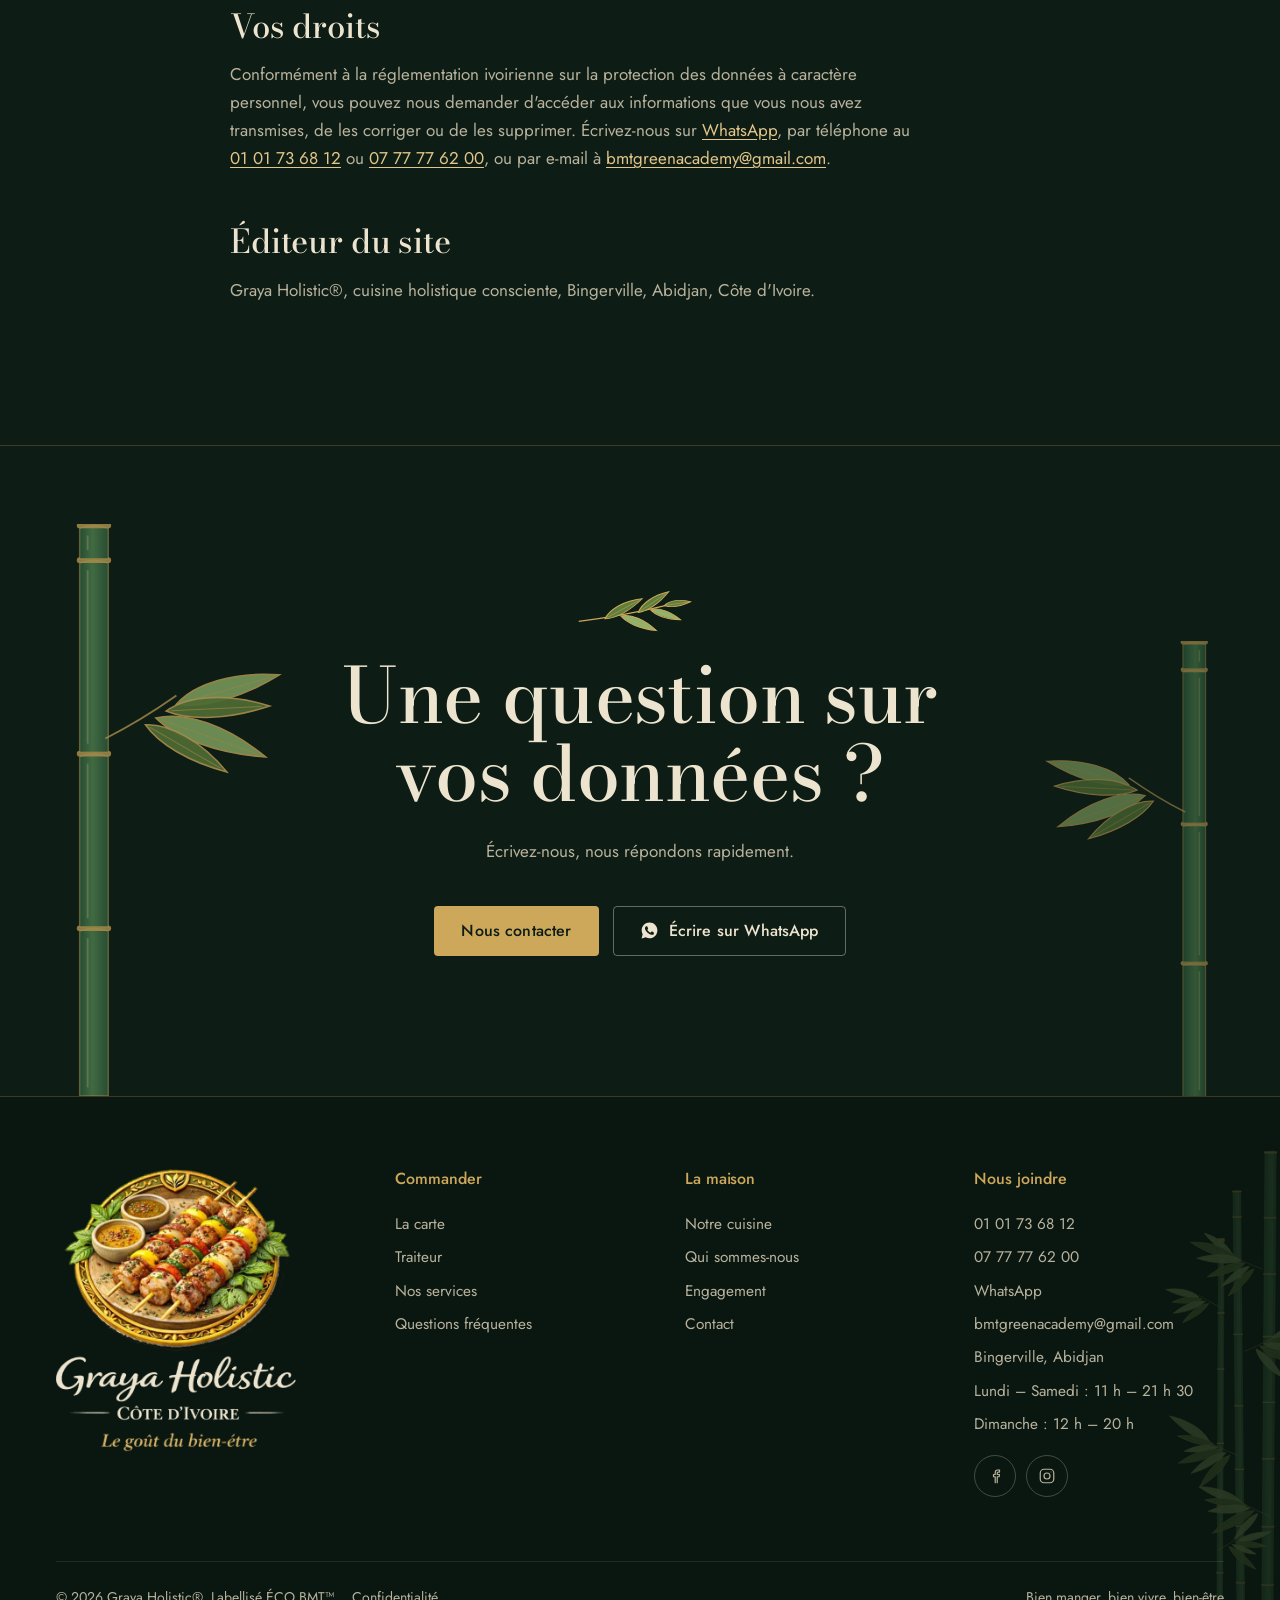
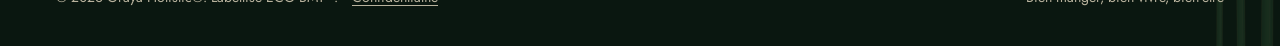
<file: confidentialite.html>
<!DOCTYPE html>
<html lang="fr">
<head>
<meta charset="UTF-8">
<script>document.documentElement.classList.add('js')</script>
<meta name="viewport" content="width=device-width, initial-scale=1, viewport-fit=cover">
<title>Confidentialité et données personnelles | Graya Holistic</title>
<meta name="description" content="Ce que le site Graya Holistic enregistre sur votre appareil, ce qui part sur WhatsApp, et comment effacer vos informations.">
<link rel="canonical" href="https://xtruck149.github.io/GrayaHolistic/confidentialite.html">
<meta name="theme-color" content="#0D1C14">
<link rel="icon" href="assets/img/favicon.ico" sizes="any">
<link rel="icon" href="assets/img/favicon-32.png" type="image/png" sizes="32x32">
<link rel="apple-touch-icon" href="assets/img/apple-touch-icon.png">
<link rel="manifest" href="assets/site.webmanifest">
<meta property="og:type" content="website">
<meta property="og:locale" content="fr_CI">
<meta property="og:site_name" content="Graya Holistic">
<meta property="og:title" content="Confidentialité et données personnelles | Graya Holistic">
<meta property="og:description" content="Ce que le site Graya Holistic enregistre sur votre appareil, ce qui part sur WhatsApp, et comment effacer vos informations.">
<meta property="og:url" content="https://xtruck149.github.io/GrayaHolistic/confidentialite.html">
<meta property="og:image" content="https://xtruck149.github.io/GrayaHolistic/assets/img/og-image.jpg">
<meta property="og:image:width" content="1200">
<meta property="og:image:height" content="630">
<meta property="og:image:alt" content="Graya Holistic, Côte d'Ivoire : brochettes grillées sur un plateau doré, dans une bambouseraie">
<meta name="twitter:card" content="summary_large_image">
<meta name="twitter:title" content="Confidentialité et données personnelles | Graya Holistic">
<meta name="twitter:description" content="Ce que le site Graya Holistic enregistre sur votre appareil, ce qui part sur WhatsApp, et comment effacer vos informations.">
<link rel="preload" href="assets/fonts/bodoni-moda-latin-opsz-normal.woff2" as="font" type="font/woff2" crossorigin>
<link rel="preload" href="assets/fonts/jost-latin-400-normal.woff2" as="font" type="font/woff2" crossorigin>
<link rel="preload" as="image" imagesrcset="assets/img/bamboo/bamboo-sunlit-path-720.webp 720w, assets/img/bamboo/bamboo-sunlit-path-1400.webp 1200w" imagesizes="100vw" type="image/webp" fetchpriority="high">
<link rel="stylesheet" href="assets/css/style.css?v=bbb23d6a">
<script type="application/ld+json">{"@context": "https://schema.org", "@type": "BreadcrumbList", "itemListElement": [{"@type": "ListItem", "position": 1, "name": "Accueil", "item": "https://xtruck149.github.io/GrayaHolistic/"}, {"@type": "ListItem", "position": 2, "name": "Confidentialité", "item": "https://xtruck149.github.io/GrayaHolistic/confidentialite.html"}]}</script>
</head>
<body>
<a href="#main" class="skip-link">Aller au contenu</a>
<header class="site-header">
  <div class="shell header-row">
    <a href="index.html" class="brand" aria-label="Graya Holistic, accueil">
      <picture><source srcset="assets/img/logo-plate-160.webp" type="image/webp"><img src="assets/img/logo-plate-160.png" alt="" width="160" height="128"></picture>
      <span>Graya Holistic</span>
    </a>
    <nav class="nav" id="site-nav" aria-label="Navigation principale"><a href="menu.html">La carte</a><a href="traiteur.html">Traiteur</a><a href="notre-cuisine.html">Notre cuisine</a><a href="a-propos.html">La maison</a><a href="engagement.html">Engagement</a><a href="contact.html">Contact</a></nav>
    <a href="menu.html" class="btn btn--gold btn--sm header-cta">Commander</a>
    <button type="button" class="cart-btn" data-cart-open aria-label="Ouvrir le panier"><svg viewBox="0 0 24 24" fill="none" stroke="currentColor" stroke-width="1.6" stroke-linecap="round" stroke-linejoin="round" aria-hidden="true"><path d="M5 8h14l-1.3 11.2a2 2 0 0 1-2 1.8H8.3a2 2 0 0 1-2-1.8L5 8Z"/><path d="M9 8V6.5a3 3 0 0 1 6 0V8"/></svg><span class="cart-count" data-cart-count hidden>0</span></button>
    <button type="button" class="burger" aria-label="Ouvrir le menu" aria-expanded="false" aria-controls="site-nav"><svg viewBox="0 0 24 24" fill="none" stroke="currentColor" stroke-width="1.6" stroke-linecap="round" aria-hidden="true"><path d="M4 8h16M4 16h16"/></svg></button>
  </div>
</header>
<main id="main">
<section class="page-hero" data-stalk="Confidentialité">
  <div class="page-hero-bg" data-parallax><picture><source srcset="assets/img/bamboo/bamboo-sunlit-path-720.webp 720w, assets/img/bamboo/bamboo-sunlit-path-1400.webp 1200w" sizes="100vw" type="image/webp"><img src="assets/img/bamboo/bamboo-sunlit-path.jpg" alt="" width="1200" height="1800" fetchpriority="high"></picture></div>
  <img class="deco deco--hero-l" src="assets/img/deco/bamboo-grove.svg" alt="" aria-hidden="true">
  <div class="shell">
    <nav class="crumbs" aria-label="Fil d'Ariane"><a href="index.html">Accueil</a><span aria-hidden="true">/</span><span aria-current="page">Confidentialité</span></nav>
    <h1>Confidentialité</h1>
    <p class="lead">Ce que ce site enregistre, ce qu'il n'enregistre pas, et comment effacer vos informations.</p>
  </div>
</section>

<section class="band" data-stalk="Vos données">
  <div class="shell narrow prose">
    <h2>En bref</h2>
    <p>Ce site n'utilise ni cookies publicitaires, ni outil de mesure d'audience, ni compte client. Il n'a pas de base de données : vos commandes et demandes de devis ne sont pas enregistrées sur un serveur, elles partent sur WhatsApp quand vous les envoyez.</p>

    <h2>Ce qui est gardé sur votre appareil</h2>
    <p>Pour vous éviter de tout ressaisir, le site garde dans votre navigateur (stockage local) : le contenu de votre panier, ainsi que la zone, l'adresse, le nom et l'horaire de livraison que vous avez saisis. Ces informations restent sur votre appareil et ne nous sont jamais transmises automatiquement.</p>
    <p><button type="button" class="btn btn--ghost btn--sm" data-clear-data>Effacer mes informations enregistrées</button></p>
    <p class="form-ok" data-clear-done role="status" hidden>C'est fait : votre panier et vos informations de livraison ont été effacés de cet appareil.</p>

    <h2>Ce qui nous est transmis</h2>
    <p>Quand vous appuyez sur « Envoyer sur WhatsApp » (commande, devis traiteur ou message), le site ouvre WhatsApp avec un message prêt à envoyer. Il contient ce que vous avez saisi : plats, adresse de livraison, nom, téléphone pour un devis. Rien n'est envoyé tant que vous n'avez pas validé l'envoi dans WhatsApp. Nous utilisons ces informations uniquement pour préparer et livrer votre commande, ou répondre à votre demande. Les échanges passent par WhatsApp, dont les règles de confidentialité s'appliquent.</p>

    <h2>Services tiers</h2>
    <p>Les polices et images sont hébergées avec le site. La carte de la page Contact est fournie par Google et ne se charge que si vous cliquez sur « Afficher la carte ». Le site est hébergé sur GitHub Pages, qui peut enregistrer des données techniques de connexion (adresse IP) comme tout hébergeur.</p>

    <h2>Vos droits</h2>
    <p>Conformément à la réglementation ivoirienne sur la protection des données à caractère personnel, vous pouvez nous demander d'accéder aux informations que vous nous avez transmises, de les corriger ou de les supprimer. Écrivez-nous sur <a href="https://wa.me/2250101736812?text=Bonjour%20Graya%20Holistic%2C%20je%20souhaite%20exercer%20mes%20droits%20sur%20mes%20donn%C3%A9es%20personnelles.">WhatsApp</a>, par téléphone au <a href="tel:+2250101736812">01 01 73 68 12</a> ou <a href="tel:+2250777776200">07 77 77 62 00</a>, ou par e-mail à <a href="mailto:bmtgreenacademy@gmail.com">bmtgreenacademy@gmail.com</a>.</p>

    <h2>Éditeur du site</h2>
    <p>Graya Holistic®, cuisine holistique consciente, Bingerville, Abidjan, Côte d'Ivoire.</p>
  </div>
</section>
<section class="band cta">
  <img class="deco deco--cta-l" src="assets/img/deco/bamboo-culm.svg" alt="" aria-hidden="true" loading="lazy">
  <img class="deco deco--cta-r" src="assets/img/deco/bamboo-culm.svg" alt="" aria-hidden="true" loading="lazy">
  <div class="shell">
    <img class="sprig" src="assets/img/deco/bamboo-sprig.svg" alt="" aria-hidden="true" width="160" height="60" loading="lazy">
    <h2>Une question sur vos données ?</h2>
    <p>Écrivez-nous, nous répondons rapidement.</p>
    <div class="actions"><a href="contact.html" class="btn btn--gold">Nous contacter</a><a href="https://wa.me/2250101736812?text=Bonjour%20Graya%20Holistic%2C%20j%27ai%20une%20question." class="btn btn--ghost"><svg viewBox="0 0 24 24" fill="currentColor" aria-hidden="true"><path d="M12.04 2C6.58 2 2.13 6.45 2.13 11.91c0 1.75.46 3.39 1.26 4.81L2 22l5.41-1.42a9.87 9.87 0 0 0 4.63 1.18h.01c5.46 0 9.9-4.45 9.9-9.91C21.95 6.45 17.5 2 12.04 2zm5.78 14.03c-.24.68-1.4 1.3-1.93 1.38-.5.08-1.12.11-1.81-.11-.42-.13-.96-.31-1.65-.61-2.9-1.25-4.79-4.17-4.94-4.36-.14-.19-1.18-1.57-1.18-3 0-1.42.75-2.12 1.02-2.41.26-.29.57-.36.76-.36l.55.01c.18.01.41-.07.64.49.24.58.81 2 .88 2.14.07.14.11.31.02.5-.09.19-.14.31-.27.48l-.41.5c-.14.14-.28.29-.12.57.16.28.71 1.17 1.52 1.9 1.05.94 1.93 1.23 2.21 1.37.28.14.44.12.6-.07.16-.19.68-.79.86-1.06.18-.27.36-.22.6-.13.24.09 1.53.72 1.79.85.26.13.43.19.5.3.07.11.07.62-.17 1.3z"/></svg>Écrire sur WhatsApp</a></div>
  </div>
</section>

</main>
<footer class="site-footer">
  <img class="deco deco--footer" src="assets/img/deco/bamboo-grove.svg" alt="" aria-hidden="true" loading="lazy">
  <div class="shell">
    <div class="footer-grid">
      <div class="footer-brand">
        <picture><source srcset="assets/img/logo-lockup.webp" type="image/webp"><img src="assets/img/logo-lockup.png" alt="Graya Holistic, Côte d'Ivoire — Le goût du bien-être" width="548" height="644" loading="lazy"></picture>
      </div>
      <div><h2>Commander</h2><a href="menu.html">La carte</a><a href="traiteur.html">Traiteur</a><a href="services.html">Nos services</a><a href="faq.html">Questions fréquentes</a></div>
      <div><h2>La maison</h2><a href="notre-cuisine.html">Notre cuisine</a><a href="a-propos.html">Qui sommes-nous</a><a href="engagement.html">Engagement</a><a href="contact.html">Contact</a></div>
      <div><h2>Nous joindre</h2><a href="tel:+2250101736812">01 01 73 68 12</a><a href="tel:+2250777776200">07 77 77 62 00</a><a href="https://wa.me/2250101736812?text=Bonjour%20Graya%20Holistic%2C">WhatsApp</a><a href="mailto:bmtgreenacademy@gmail.com">bmtgreenacademy@gmail.com</a><p>Bingerville, Abidjan</p><p>Lundi – Samedi : 11 h – 21 h 30</p><p>Dimanche : 12 h – 20 h</p>
        <div class="social"><a href="https://facebook.com/bmtgreenacademy" aria-label="Facebook" target="_blank" rel="noopener"><svg viewBox="0 0 24 24" fill="none" stroke="currentColor" stroke-width="1.6" stroke-linecap="round" stroke-linejoin="round" aria-hidden="true"><path d="M15 21v-8h2.5l.5-3H15V8.2c0-.9.3-1.5 1.6-1.5H18V4.1C17.7 4 16.8 4 15.8 4c-2.1 0-3.5 1.3-3.5 3.6V10H10v3h2.3v8"/></svg></a><a href="https://instagram.com/bmtgreenacademy" aria-label="Instagram" target="_blank" rel="noopener"><svg viewBox="0 0 24 24" fill="none" stroke="currentColor" stroke-width="1.6" aria-hidden="true"><rect x="3" y="3" width="18" height="18" rx="5"/><circle cx="12" cy="12" r="4"/><circle cx="17.3" cy="6.7" r=".6" fill="currentColor" stroke="none"/></svg></a></div>
      </div>
    </div>
    <div class="footer-bottom"><span>© <span data-year>2026</span> Graya Holistic®. Labellisé ÉCO BMT™. <a href="confidentialite.html">Confidentialité</a></span><span>Bien manger, bien vivre, bien-être</span></div>
  </div>
</footer>
<script src="assets/js/data.js?v=bbb23d6a" defer></script>
<script src="assets/js/main.js?v=bbb23d6a" defer></script>
</body>
</html>
</file>
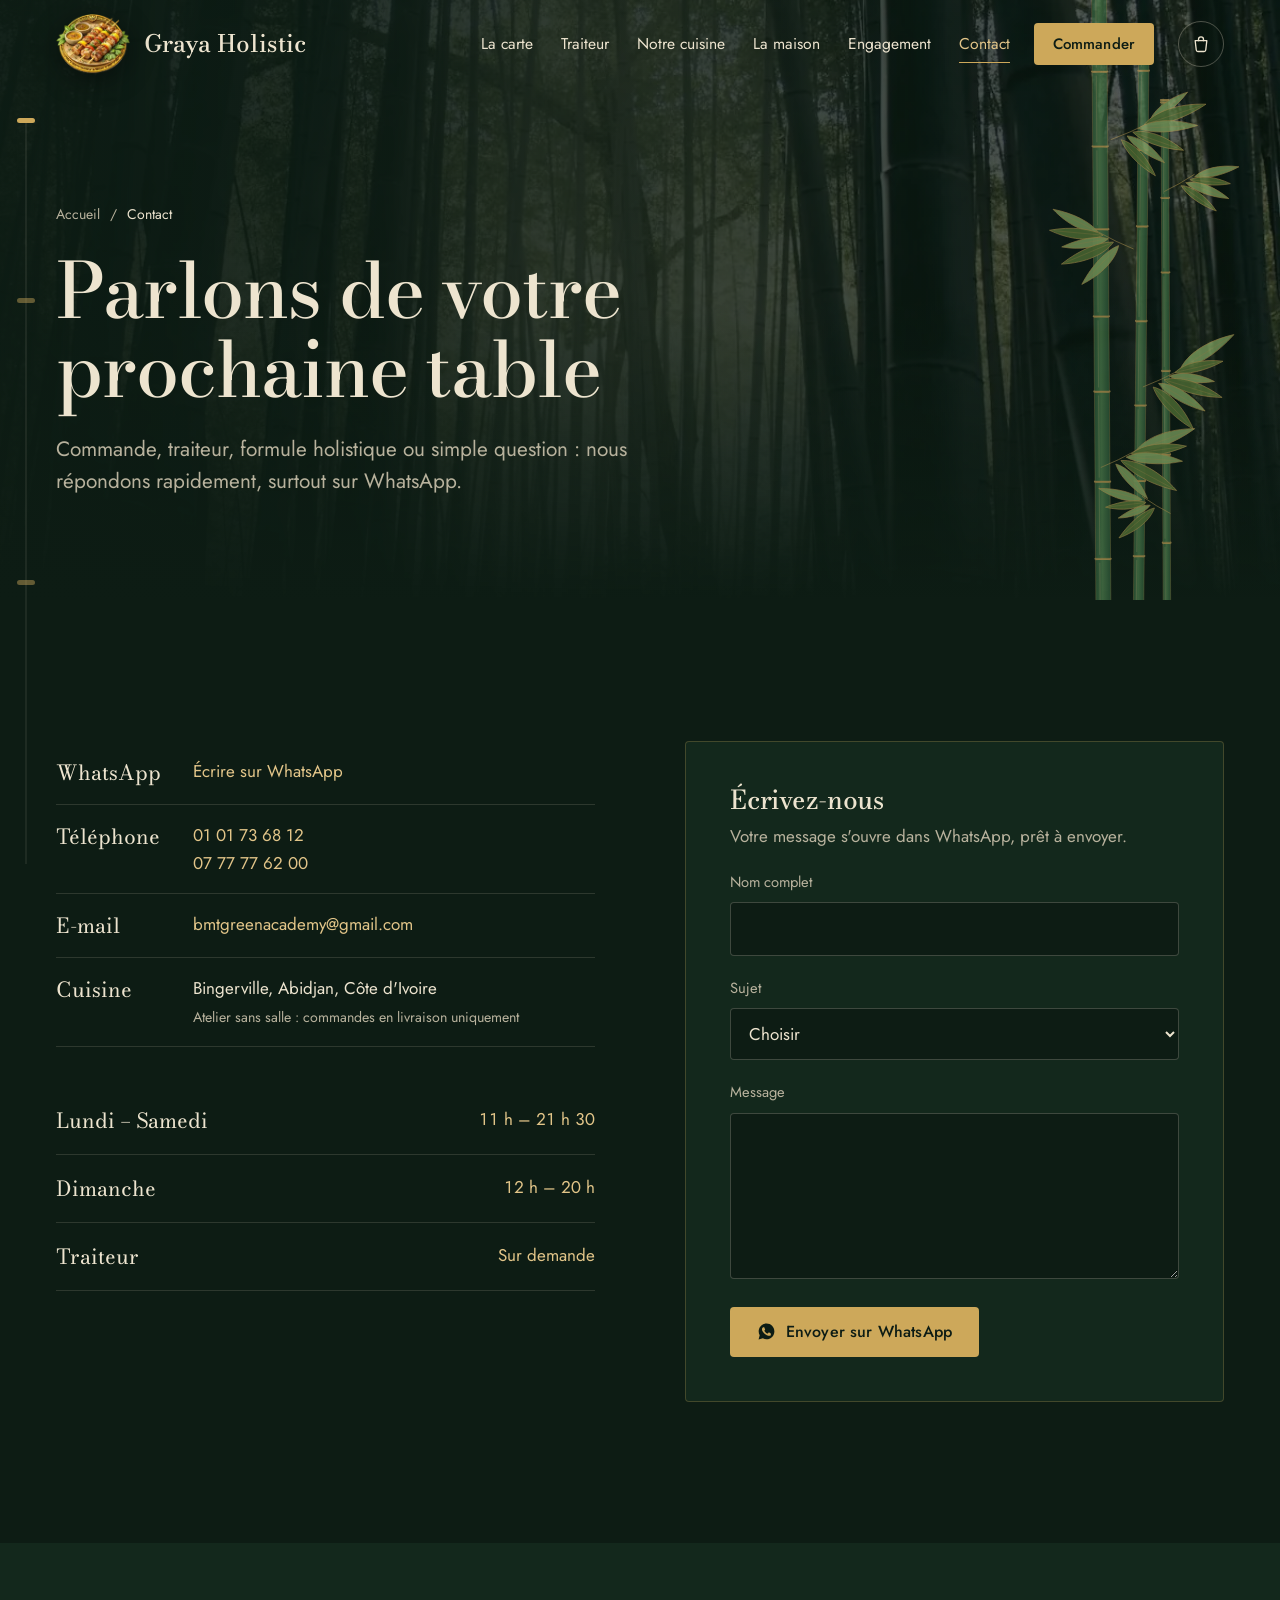
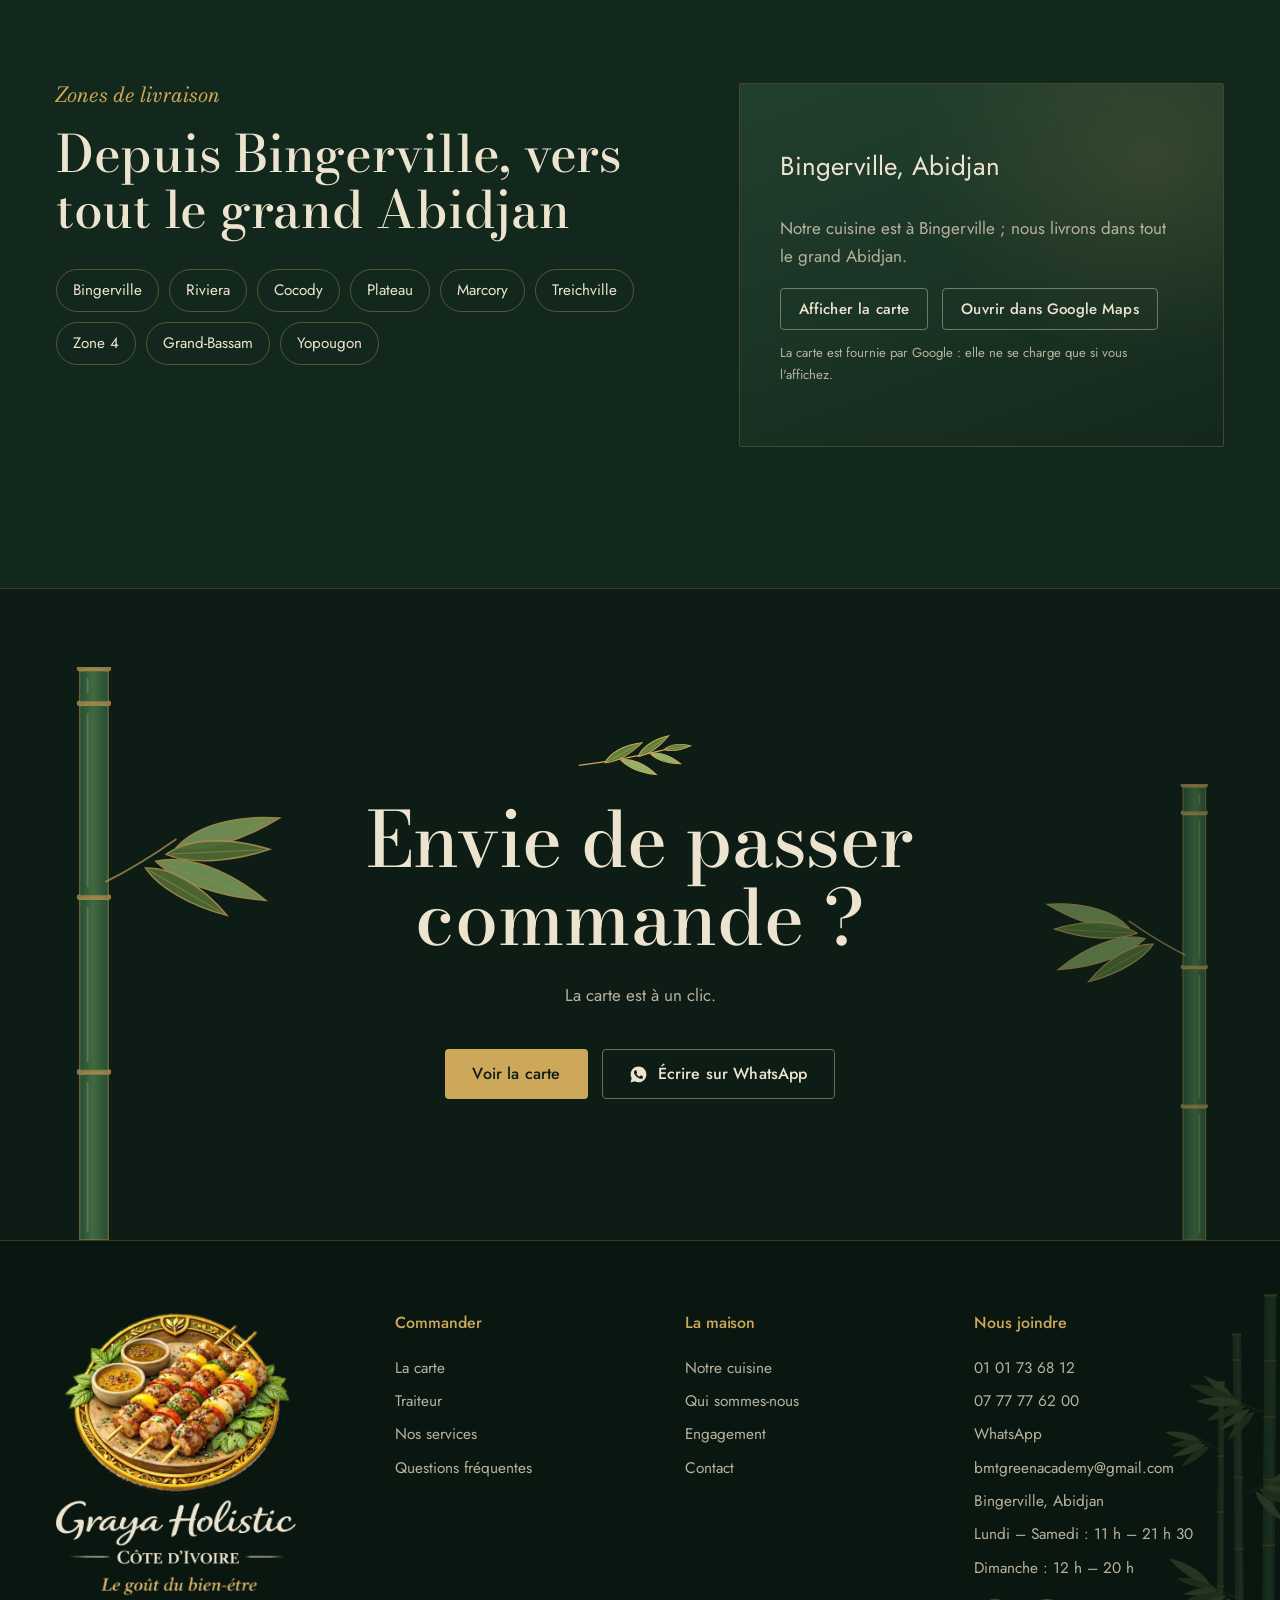
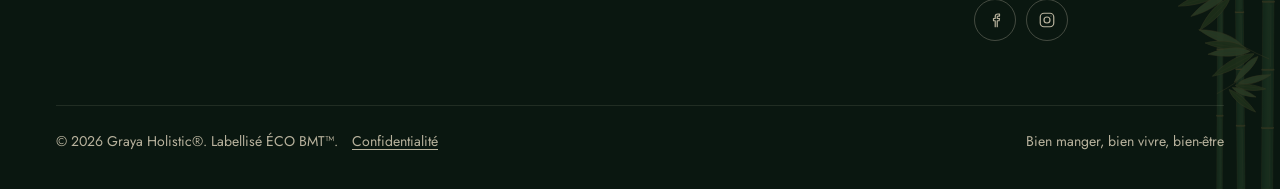
<file: contact.html>
<!DOCTYPE html>
<html lang="fr">
<head>
<meta charset="UTF-8">
<script>document.documentElement.classList.add('js')</script>
<meta name="viewport" content="width=device-width, initial-scale=1, viewport-fit=cover">
<title>Contact et commande WhatsApp, Bingerville | Graya Holistic</title>
<meta name="description" content="Contactez Graya Holistic à Bingerville : WhatsApp, téléphone, e-mail, horaires et zones de livraison dans le grand Abidjan.">
<link rel="canonical" href="https://xtruck149.github.io/GrayaHolistic/contact.html">
<meta name="theme-color" content="#0D1C14">
<link rel="icon" href="assets/img/favicon.ico" sizes="any">
<link rel="icon" href="assets/img/favicon-32.png" type="image/png" sizes="32x32">
<link rel="apple-touch-icon" href="assets/img/apple-touch-icon.png">
<link rel="manifest" href="assets/site.webmanifest">
<meta property="og:type" content="website">
<meta property="og:locale" content="fr_CI">
<meta property="og:site_name" content="Graya Holistic">
<meta property="og:title" content="Contact et commande WhatsApp, Bingerville | Graya Holistic">
<meta property="og:description" content="Contactez Graya Holistic à Bingerville : WhatsApp, téléphone, e-mail, horaires et zones de livraison dans le grand Abidjan.">
<meta property="og:url" content="https://xtruck149.github.io/GrayaHolistic/contact.html">
<meta property="og:image" content="https://xtruck149.github.io/GrayaHolistic/assets/img/og-image.jpg">
<meta property="og:image:width" content="1200">
<meta property="og:image:height" content="630">
<meta property="og:image:alt" content="Graya Holistic, Côte d'Ivoire : brochettes grillées sur un plateau doré, dans une bambouseraie">
<meta name="twitter:card" content="summary_large_image">
<meta name="twitter:title" content="Contact et commande WhatsApp, Bingerville | Graya Holistic">
<meta name="twitter:description" content="Contactez Graya Holistic à Bingerville : WhatsApp, téléphone, e-mail, horaires et zones de livraison dans le grand Abidjan.">
<link rel="preload" href="assets/fonts/bodoni-moda-latin-opsz-normal.woff2" as="font" type="font/woff2" crossorigin>
<link rel="preload" href="assets/fonts/jost-latin-400-normal.woff2" as="font" type="font/woff2" crossorigin>
<link rel="preload" as="image" imagesrcset="assets/img/bamboo/bamboo-sunlit-path-720.webp 720w, assets/img/bamboo/bamboo-sunlit-path-1400.webp 1200w" imagesizes="100vw" type="image/webp" fetchpriority="high">
<link rel="stylesheet" href="assets/css/style.css?v=bbb23d6a">
<script type="application/ld+json">{"@context": "https://schema.org", "@type": "BreadcrumbList", "itemListElement": [{"@type": "ListItem", "position": 1, "name": "Accueil", "item": "https://xtruck149.github.io/GrayaHolistic/"}, {"@type": "ListItem", "position": 2, "name": "Contact", "item": "https://xtruck149.github.io/GrayaHolistic/contact.html"}]}</script>
</head>
<body>
<a href="#main" class="skip-link">Aller au contenu</a>
<header class="site-header">
  <div class="shell header-row">
    <a href="index.html" class="brand" aria-label="Graya Holistic, accueil">
      <picture><source srcset="assets/img/logo-plate-160.webp" type="image/webp"><img src="assets/img/logo-plate-160.png" alt="" width="160" height="128"></picture>
      <span>Graya Holistic</span>
    </a>
    <nav class="nav" id="site-nav" aria-label="Navigation principale"><a href="menu.html">La carte</a><a href="traiteur.html">Traiteur</a><a href="notre-cuisine.html">Notre cuisine</a><a href="a-propos.html">La maison</a><a href="engagement.html">Engagement</a><a href="contact.html" aria-current="page">Contact</a></nav>
    <a href="menu.html" class="btn btn--gold btn--sm header-cta">Commander</a>
    <button type="button" class="cart-btn" data-cart-open aria-label="Ouvrir le panier"><svg viewBox="0 0 24 24" fill="none" stroke="currentColor" stroke-width="1.6" stroke-linecap="round" stroke-linejoin="round" aria-hidden="true"><path d="M5 8h14l-1.3 11.2a2 2 0 0 1-2 1.8H8.3a2 2 0 0 1-2-1.8L5 8Z"/><path d="M9 8V6.5a3 3 0 0 1 6 0V8"/></svg><span class="cart-count" data-cart-count hidden>0</span></button>
    <button type="button" class="burger" aria-label="Ouvrir le menu" aria-expanded="false" aria-controls="site-nav"><svg viewBox="0 0 24 24" fill="none" stroke="currentColor" stroke-width="1.6" stroke-linecap="round" aria-hidden="true"><path d="M4 8h16M4 16h16"/></svg></button>
  </div>
</header>
<main id="main">
<section class="page-hero" data-stalk="Contact">
  <div class="page-hero-bg" data-parallax><picture><source srcset="assets/img/bamboo/bamboo-sunlit-path-720.webp 720w, assets/img/bamboo/bamboo-sunlit-path-1400.webp 1200w" sizes="100vw" type="image/webp"><img src="assets/img/bamboo/bamboo-sunlit-path.jpg" alt="" width="1200" height="1800" fetchpriority="high"></picture></div>
  <img class="deco deco--hero-l" src="assets/img/deco/bamboo-grove.svg" alt="" aria-hidden="true">
  <div class="shell">
    <nav class="crumbs" aria-label="Fil d'Ariane"><a href="index.html">Accueil</a><span aria-hidden="true">/</span><span aria-current="page">Contact</span></nav>
    <h1>Parlons de votre prochaine table</h1>
    <p class="lead">Commande, traiteur, formule holistique ou simple question : nous répondons rapidement, surtout sur WhatsApp.</p>
  </div>
</section>

<section class="band" data-stalk="Nous joindre">
  <div class="shell contact">
    <div>
      <dl class="contact-list">
        <dt>WhatsApp</dt><dd><a href="https://wa.me/2250101736812?text=Bonjour%20Graya%20Holistic%2C%20j%27ai%20une%20question.">Écrire sur WhatsApp</a></dd>
        <dt>Téléphone</dt><dd><a href="tel:+2250101736812">01 01 73 68 12</a><a href="tel:+2250777776200">07 77 77 62 00</a></dd>
        <dt>E-mail</dt><dd><a href="mailto:bmtgreenacademy@gmail.com">bmtgreenacademy@gmail.com</a></dd>
        <dt>Cuisine</dt><dd>Bingerville, Abidjan, Côte d'Ivoire<br><small>Atelier sans salle : commandes en livraison uniquement</small></dd>
      </dl>
      <dl class="hours"><dt>Lundi – Samedi</dt><dd>11 h – 21 h 30</dd><dt>Dimanche</dt><dd>12 h – 20 h</dd><dt>Traiteur</dt><dd>Sur demande</dd></dl>
    </div>
    <form class="contact-form" data-contact novalidate>
      <h2 class="h3">Écrivez-nous</h2>
      <p>Votre message s'ouvre dans WhatsApp, prêt à envoyer.</p>
      <div class="field"><label for="c-name">Nom complet</label><input id="c-name" name="name" type="text" autocomplete="name" required></div>
      <div class="field"><label for="c-subject">Sujet</label><select id="c-subject" name="subject" required><option value="">Choisir</option><option>Commande ou livraison</option><option>Traiteur et événements</option><option>Cure ou formule holistique</option><option>Partenariat</option><option>Autre</option></select></div>
      <div class="field"><label for="c-msg">Message</label><textarea id="c-msg" name="message" rows="5" required></textarea></div>
      <p class="form-error" data-error role="alert" hidden></p>
      <button type="submit" class="btn btn--gold"><svg viewBox="0 0 24 24" fill="currentColor" aria-hidden="true"><path d="M12.04 2C6.58 2 2.13 6.45 2.13 11.91c0 1.75.46 3.39 1.26 4.81L2 22l5.41-1.42a9.87 9.87 0 0 0 4.63 1.18h.01c5.46 0 9.9-4.45 9.9-9.91C21.95 6.45 17.5 2 12.04 2zm5.78 14.03c-.24.68-1.4 1.3-1.93 1.38-.5.08-1.12.11-1.81-.11-.42-.13-.96-.31-1.65-.61-2.9-1.25-4.79-4.17-4.94-4.36-.14-.19-1.18-1.57-1.18-3 0-1.42.75-2.12 1.02-2.41.26-.29.57-.36.76-.36l.55.01c.18.01.41-.07.64.49.24.58.81 2 .88 2.14.07.14.11.31.02.5-.09.19-.14.31-.27.48l-.41.5c-.14.14-.28.29-.12.57.16.28.71 1.17 1.52 1.9 1.05.94 1.93 1.23 2.21 1.37.28.14.44.12.6-.07.16-.19.68-.79.86-1.06.18-.27.36-.22.6-.13.24.09 1.53.72 1.79.85.26.13.43.19.5.3.07.11.07.62-.17 1.3z"/></svg>Envoyer sur WhatsApp</button>
    </form>
  </div>
</section>
<section class="band band--canopee" data-stalk="Zones">
  <div class="shell info">
    <div><p class="kicker">Zones de livraison</p><h2>Depuis Bingerville, vers tout le grand Abidjan</h2><ul class="zones"><li>Bingerville</li><li>Riviera</li><li>Cocody</li><li>Plateau</li><li>Marcory</li><li>Treichville</li><li>Zone 4</li><li>Grand-Bassam</li><li>Yopougon</li></ul></div>
    <div class="map" data-map data-src="https://maps.google.com/maps?q=Bingerville%2C%20C%C3%B4te%20d%27Ivoire&z=12&output=embed">
      <div class="map-facade">
        <p class="h3">Bingerville, Abidjan</p>
        <p>Notre cuisine est à Bingerville ; nous livrons dans tout le grand Abidjan.</p>
        <div class="actions"><button type="button" class="btn btn--ghost btn--sm" data-map-load hidden>Afficher la carte</button><a class="btn btn--ghost btn--sm" href="https://www.google.com/maps/search/?api=1&amp;query=Bingerville%2C%20C%C3%B4te%20d%27Ivoire" target="_blank" rel="noopener">Ouvrir dans Google Maps</a></div>
        <small>La carte est fournie par Google : elle ne se charge que si vous l'affichez.</small>
      </div>
    </div>
  </div>
</section>
<section class="band cta">
  <img class="deco deco--cta-l" src="assets/img/deco/bamboo-culm.svg" alt="" aria-hidden="true" loading="lazy">
  <img class="deco deco--cta-r" src="assets/img/deco/bamboo-culm.svg" alt="" aria-hidden="true" loading="lazy">
  <div class="shell">
    <img class="sprig" src="assets/img/deco/bamboo-sprig.svg" alt="" aria-hidden="true" width="160" height="60" loading="lazy">
    <h2>Envie de passer commande ?</h2>
    <p>La carte est à un clic.</p>
    <div class="actions"><a href="menu.html" class="btn btn--gold">Voir la carte</a><a href="https://wa.me/2250101736812?text=Bonjour%20Graya%20Holistic%2C%20j%27ai%20une%20question." class="btn btn--ghost"><svg viewBox="0 0 24 24" fill="currentColor" aria-hidden="true"><path d="M12.04 2C6.58 2 2.13 6.45 2.13 11.91c0 1.75.46 3.39 1.26 4.81L2 22l5.41-1.42a9.87 9.87 0 0 0 4.63 1.18h.01c5.46 0 9.9-4.45 9.9-9.91C21.95 6.45 17.5 2 12.04 2zm5.78 14.03c-.24.68-1.4 1.3-1.93 1.38-.5.08-1.12.11-1.81-.11-.42-.13-.96-.31-1.65-.61-2.9-1.25-4.79-4.17-4.94-4.36-.14-.19-1.18-1.57-1.18-3 0-1.42.75-2.12 1.02-2.41.26-.29.57-.36.76-.36l.55.01c.18.01.41-.07.64.49.24.58.81 2 .88 2.14.07.14.11.31.02.5-.09.19-.14.31-.27.48l-.41.5c-.14.14-.28.29-.12.57.16.28.71 1.17 1.52 1.9 1.05.94 1.93 1.23 2.21 1.37.28.14.44.12.6-.07.16-.19.68-.79.86-1.06.18-.27.36-.22.6-.13.24.09 1.53.72 1.79.85.26.13.43.19.5.3.07.11.07.62-.17 1.3z"/></svg>Écrire sur WhatsApp</a></div>
  </div>
</section>

</main>
<footer class="site-footer">
  <img class="deco deco--footer" src="assets/img/deco/bamboo-grove.svg" alt="" aria-hidden="true" loading="lazy">
  <div class="shell">
    <div class="footer-grid">
      <div class="footer-brand">
        <picture><source srcset="assets/img/logo-lockup.webp" type="image/webp"><img src="assets/img/logo-lockup.png" alt="Graya Holistic, Côte d'Ivoire — Le goût du bien-être" width="548" height="644" loading="lazy"></picture>
      </div>
      <div><h2>Commander</h2><a href="menu.html">La carte</a><a href="traiteur.html">Traiteur</a><a href="services.html">Nos services</a><a href="faq.html">Questions fréquentes</a></div>
      <div><h2>La maison</h2><a href="notre-cuisine.html">Notre cuisine</a><a href="a-propos.html">Qui sommes-nous</a><a href="engagement.html">Engagement</a><a href="contact.html">Contact</a></div>
      <div><h2>Nous joindre</h2><a href="tel:+2250101736812">01 01 73 68 12</a><a href="tel:+2250777776200">07 77 77 62 00</a><a href="https://wa.me/2250101736812?text=Bonjour%20Graya%20Holistic%2C">WhatsApp</a><a href="mailto:bmtgreenacademy@gmail.com">bmtgreenacademy@gmail.com</a><p>Bingerville, Abidjan</p><p>Lundi – Samedi : 11 h – 21 h 30</p><p>Dimanche : 12 h – 20 h</p>
        <div class="social"><a href="https://facebook.com/bmtgreenacademy" aria-label="Facebook" target="_blank" rel="noopener"><svg viewBox="0 0 24 24" fill="none" stroke="currentColor" stroke-width="1.6" stroke-linecap="round" stroke-linejoin="round" aria-hidden="true"><path d="M15 21v-8h2.5l.5-3H15V8.2c0-.9.3-1.5 1.6-1.5H18V4.1C17.7 4 16.8 4 15.8 4c-2.1 0-3.5 1.3-3.5 3.6V10H10v3h2.3v8"/></svg></a><a href="https://instagram.com/bmtgreenacademy" aria-label="Instagram" target="_blank" rel="noopener"><svg viewBox="0 0 24 24" fill="none" stroke="currentColor" stroke-width="1.6" aria-hidden="true"><rect x="3" y="3" width="18" height="18" rx="5"/><circle cx="12" cy="12" r="4"/><circle cx="17.3" cy="6.7" r=".6" fill="currentColor" stroke="none"/></svg></a></div>
      </div>
    </div>
    <div class="footer-bottom"><span>© <span data-year>2026</span> Graya Holistic®. Labellisé ÉCO BMT™. <a href="confidentialite.html">Confidentialité</a></span><span>Bien manger, bien vivre, bien-être</span></div>
  </div>
</footer>
<script src="assets/js/data.js?v=bbb23d6a" defer></script>
<script src="assets/js/main.js?v=bbb23d6a" defer></script>
</body>
</html>
</file>
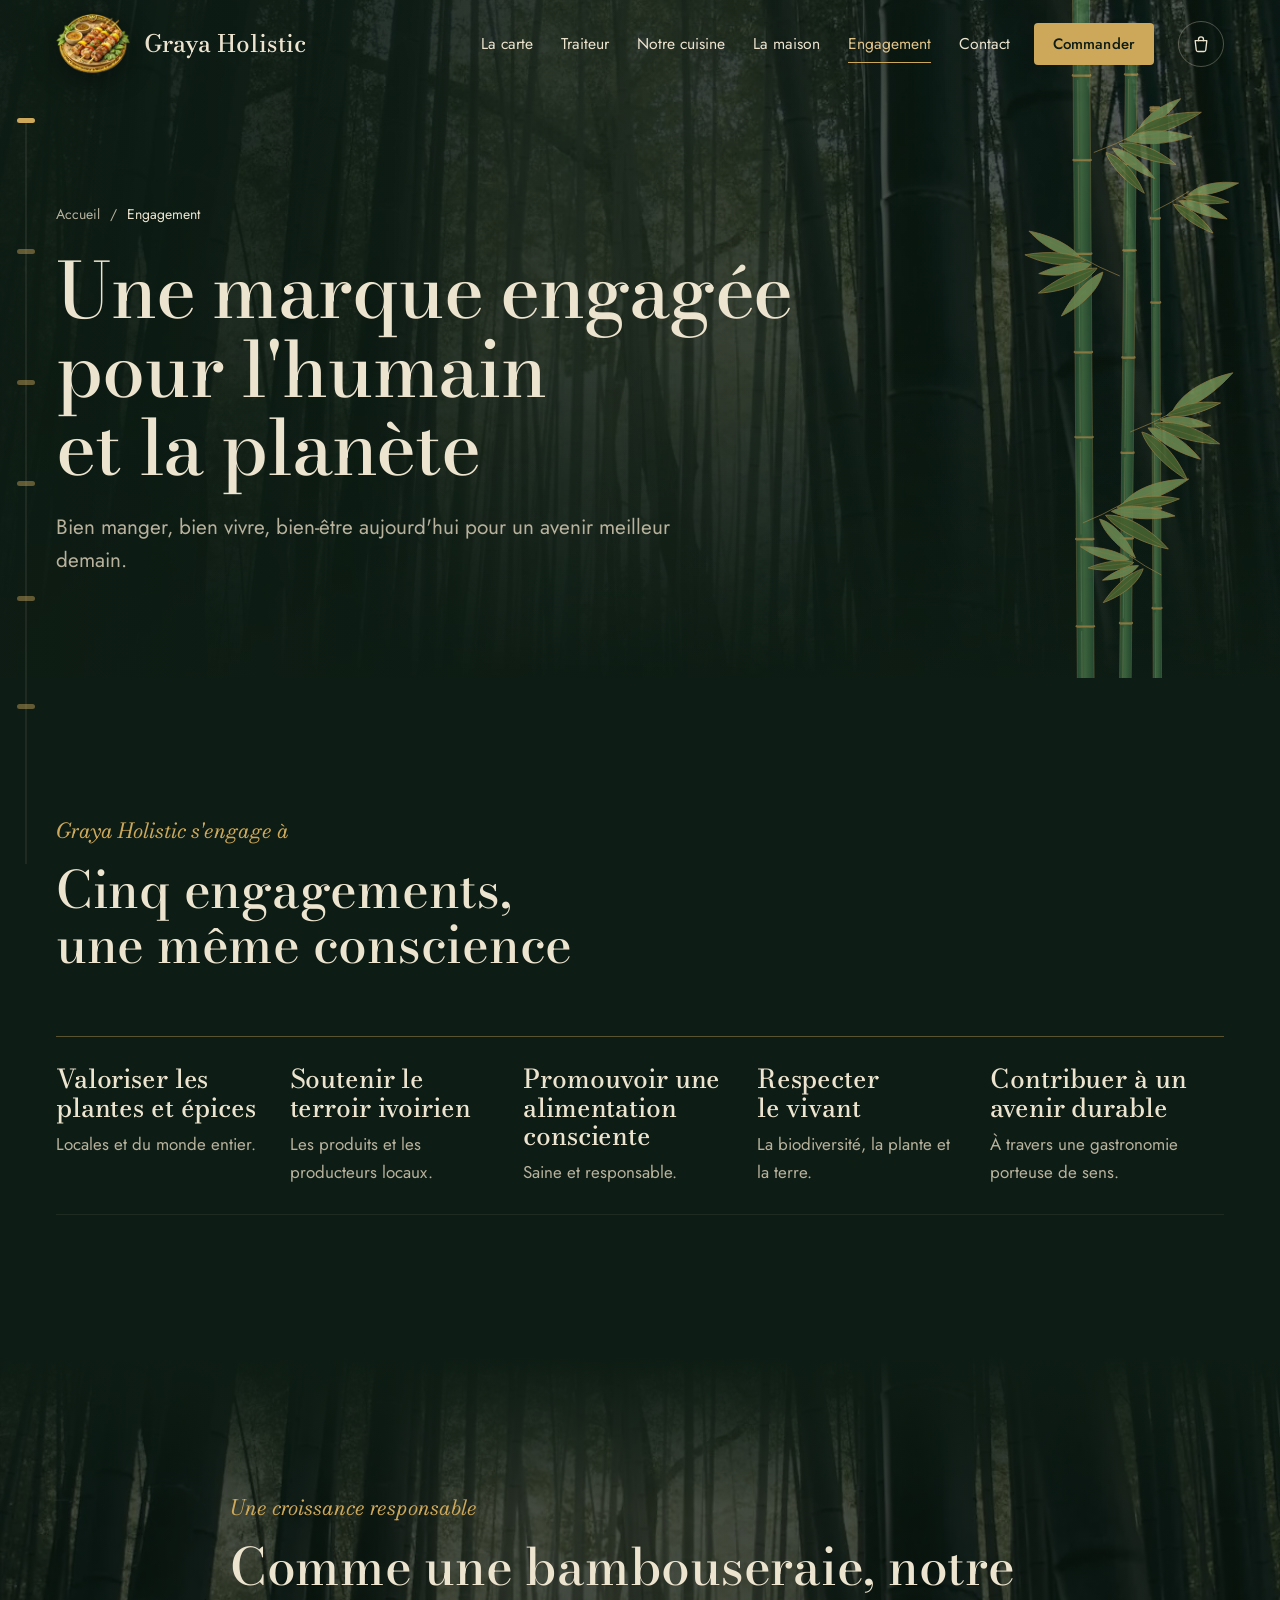
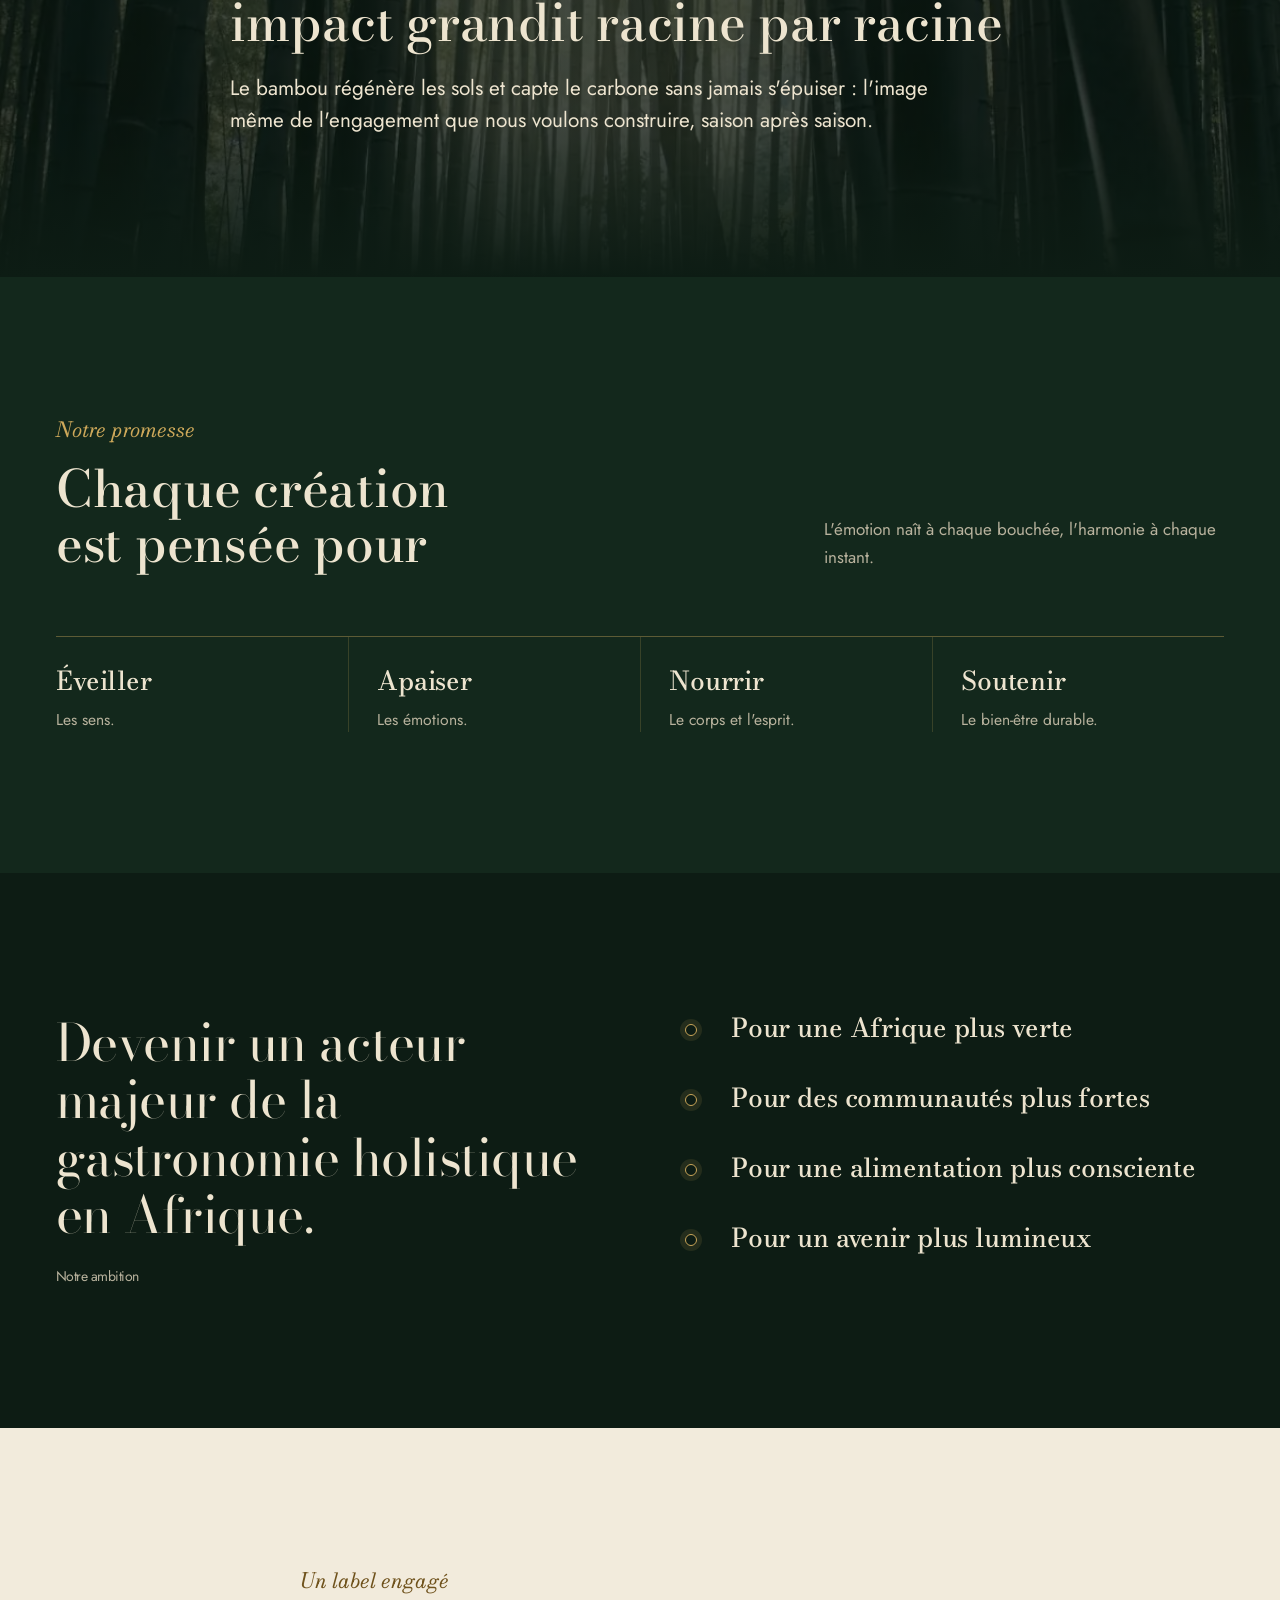
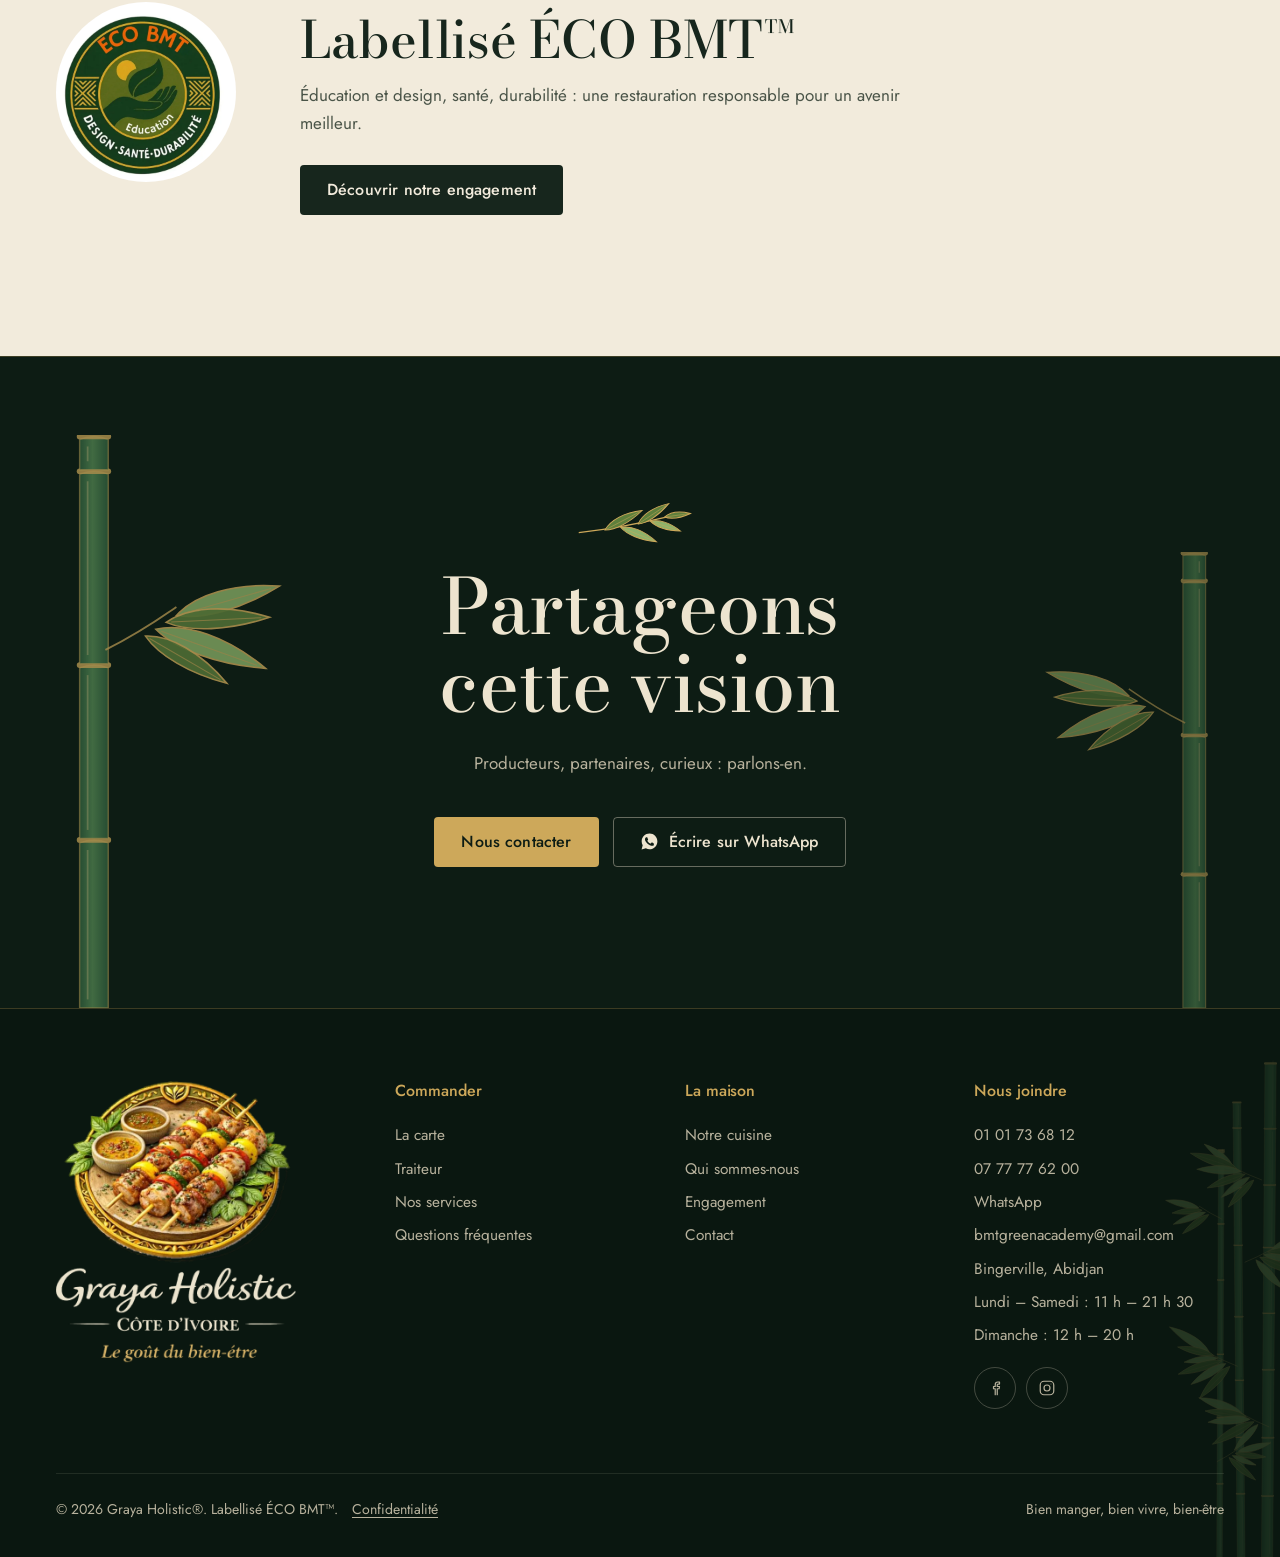
<file: engagement.html>
<!DOCTYPE html>
<html lang="fr">
<head>
<meta charset="UTF-8">
<script>document.documentElement.classList.add('js')</script>
<meta name="viewport" content="width=device-width, initial-scale=1, viewport-fit=cover">
<title>Engagement éco-responsable, label ÉCO BMT™ | Graya Holistic</title>
<meta name="description" content="Plantes et épices locales, producteurs ivoiriens, alimentation consciente : les engagements de Graya Holistic, labellisé ÉCO BMT™.">
<link rel="canonical" href="https://xtruck149.github.io/GrayaHolistic/engagement.html">
<meta name="theme-color" content="#0D1C14">
<link rel="icon" href="assets/img/favicon.ico" sizes="any">
<link rel="icon" href="assets/img/favicon-32.png" type="image/png" sizes="32x32">
<link rel="apple-touch-icon" href="assets/img/apple-touch-icon.png">
<link rel="manifest" href="assets/site.webmanifest">
<meta property="og:type" content="website">
<meta property="og:locale" content="fr_CI">
<meta property="og:site_name" content="Graya Holistic">
<meta property="og:title" content="Engagement éco-responsable, label ÉCO BMT™ | Graya Holistic">
<meta property="og:description" content="Plantes et épices locales, producteurs ivoiriens, alimentation consciente : les engagements de Graya Holistic, labellisé ÉCO BMT™.">
<meta property="og:url" content="https://xtruck149.github.io/GrayaHolistic/engagement.html">
<meta property="og:image" content="https://xtruck149.github.io/GrayaHolistic/assets/img/og-image.jpg">
<meta property="og:image:width" content="1200">
<meta property="og:image:height" content="630">
<meta property="og:image:alt" content="Graya Holistic, Côte d'Ivoire : brochettes grillées sur un plateau doré, dans une bambouseraie">
<meta name="twitter:card" content="summary_large_image">
<meta name="twitter:title" content="Engagement éco-responsable, label ÉCO BMT™ | Graya Holistic">
<meta name="twitter:description" content="Plantes et épices locales, producteurs ivoiriens, alimentation consciente : les engagements de Graya Holistic, labellisé ÉCO BMT™.">
<link rel="preload" href="assets/fonts/bodoni-moda-latin-opsz-normal.woff2" as="font" type="font/woff2" crossorigin>
<link rel="preload" href="assets/fonts/jost-latin-400-normal.woff2" as="font" type="font/woff2" crossorigin>
<link rel="preload" as="image" imagesrcset="assets/img/bamboo/bamboo-sunlit-path-720.webp 720w, assets/img/bamboo/bamboo-sunlit-path-1400.webp 1200w" imagesizes="100vw" type="image/webp" fetchpriority="high">
<link rel="stylesheet" href="assets/css/style.css?v=bbb23d6a">
<script type="application/ld+json">{"@context": "https://schema.org", "@type": "BreadcrumbList", "itemListElement": [{"@type": "ListItem", "position": 1, "name": "Accueil", "item": "https://xtruck149.github.io/GrayaHolistic/"}, {"@type": "ListItem", "position": 2, "name": "Engagement", "item": "https://xtruck149.github.io/GrayaHolistic/engagement.html"}]}</script>
</head>
<body>
<a href="#main" class="skip-link">Aller au contenu</a>
<header class="site-header">
  <div class="shell header-row">
    <a href="index.html" class="brand" aria-label="Graya Holistic, accueil">
      <picture><source srcset="assets/img/logo-plate-160.webp" type="image/webp"><img src="assets/img/logo-plate-160.png" alt="" width="160" height="128"></picture>
      <span>Graya Holistic</span>
    </a>
    <nav class="nav" id="site-nav" aria-label="Navigation principale"><a href="menu.html">La carte</a><a href="traiteur.html">Traiteur</a><a href="notre-cuisine.html">Notre cuisine</a><a href="a-propos.html">La maison</a><a href="engagement.html" aria-current="page">Engagement</a><a href="contact.html">Contact</a></nav>
    <a href="menu.html" class="btn btn--gold btn--sm header-cta">Commander</a>
    <button type="button" class="cart-btn" data-cart-open aria-label="Ouvrir le panier"><svg viewBox="0 0 24 24" fill="none" stroke="currentColor" stroke-width="1.6" stroke-linecap="round" stroke-linejoin="round" aria-hidden="true"><path d="M5 8h14l-1.3 11.2a2 2 0 0 1-2 1.8H8.3a2 2 0 0 1-2-1.8L5 8Z"/><path d="M9 8V6.5a3 3 0 0 1 6 0V8"/></svg><span class="cart-count" data-cart-count hidden>0</span></button>
    <button type="button" class="burger" aria-label="Ouvrir le menu" aria-expanded="false" aria-controls="site-nav"><svg viewBox="0 0 24 24" fill="none" stroke="currentColor" stroke-width="1.6" stroke-linecap="round" aria-hidden="true"><path d="M4 8h16M4 16h16"/></svg></button>
  </div>
</header>
<main id="main">
<section class="page-hero" data-stalk="Engagement">
  <div class="page-hero-bg" data-parallax><picture><source srcset="assets/img/bamboo/bamboo-sunlit-path-720.webp 720w, assets/img/bamboo/bamboo-sunlit-path-1400.webp 1200w" sizes="100vw" type="image/webp"><img src="assets/img/bamboo/bamboo-sunlit-path.jpg" alt="" width="1200" height="1800" fetchpriority="high"></picture></div>
  <img class="deco deco--hero-l" src="assets/img/deco/bamboo-grove.svg" alt="" aria-hidden="true">
  <div class="shell">
    <nav class="crumbs" aria-label="Fil d'Ariane"><a href="index.html">Accueil</a><span aria-hidden="true">/</span><span aria-current="page">Engagement</span></nav>
    <h1>Une marque engagée pour l'humain et la planète</h1>
    <p class="lead">Bien manger, bien vivre, bien-être aujourd'hui pour un avenir meilleur demain.</p>
  </div>
</section>

<section class="band" data-stalk="Nos engagements">
  <div class="shell">
    <div class="section-head"><div><p class="kicker">Graya Holistic s'engage à</p><h2>Cinq engagements, une même conscience</h2></div></div>
    <ul class="commitments">
      <li><h3>Valoriser les plantes et épices</h3><p>Locales et du monde entier.</p></li>
      <li><h3>Soutenir le terroir ivoirien</h3><p>Les produits et les producteurs locaux.</p></li>
      <li><h3>Promouvoir une alimentation consciente</h3><p>Saine et responsable.</p></li>
      <li><h3>Respecter le vivant</h3><p>La biodiversité, la plante et la terre.</p></li>
      <li><h3>Contribuer à un avenir durable</h3><p>À travers une gastronomie porteuse de sens.</p></li>
    </ul>
  </div>
</section>
<section class="band band--photo" data-stalk="Croissance">
  <div class="photo" data-parallax><picture><source srcset="assets/img/bamboo/bamboo-sunlit-path-720.webp 720w, assets/img/bamboo/bamboo-sunlit-path-1400.webp 1200w" sizes="100vw" type="image/webp"><img src="assets/img/bamboo/bamboo-sunlit-path.jpg" alt="" width="1200" height="1800" loading="lazy" decoding="async"></picture></div>
  <div class="shell narrow">
    <p class="kicker">Une croissance responsable</p>
    <h2>Comme une bambouseraie, notre impact grandit racine par racine</h2>
    <p class="lead">Le bambou régénère les sols et capte le carbone sans jamais s'épuiser : l'image même de l'engagement que nous voulons construire, saison après saison.</p>
  </div>
</section>
<section class="band band--canopee" data-stalk="Notre promesse">
  <div class="shell">
    <div class="section-head"><div><p class="kicker">Notre promesse</p><h2>Chaque création est pensée pour</h2></div><p>L'émotion naît à chaque bouchée, l'harmonie à chaque instant.</p></div>
    <ul class="pillars">
      <li><h3>Éveiller</h3><p>Les sens.</p></li><li><h3>Apaiser</h3><p>Les émotions.</p></li><li><h3>Nourrir</h3><p>Le corps et l'esprit.</p></li><li><h3>Soutenir</h3><p>Le bien-être durable.</p></li>
    </ul>
  </div>
</section>
<section class="band" data-stalk="Ambition">
  <div class="shell manifesto">
    <blockquote>Devenir un acteur majeur de la gastronomie holistique en Afrique.<cite>Notre ambition</cite></blockquote>
    <ul class="roots">
      <li><div><h3>Pour une Afrique plus verte</h3></div></li>
      <li><div><h3>Pour des communautés plus fortes</h3></div></li>
      <li><div><h3>Pour une alimentation plus consciente</h3></div></li>
      <li><div><h3>Pour un avenir plus lumineux</h3></div></li>
    </ul>
  </div>
</section>
<section class="band band--papier label-band" data-stalk="Label">
  <div class="shell label">
    <picture><source srcset="assets/img/eco-bmt-badge.webp" type="image/webp"><img src="assets/img/eco-bmt-badge.jpg" alt="Label ÉCO BMT" width="200" height="200" loading="lazy"></picture>
    <div><p class="kicker">Un label engagé</p><h2>Labellisé ÉCO BMT™</h2><p>Éducation et design, santé, durabilité : une restauration responsable pour un avenir meilleur.</p><a href="engagement.html" class="btn btn--gold mt-lg">Découvrir notre engagement</a></div>
  </div>
</section>
<section class="band cta">
  <img class="deco deco--cta-l" src="assets/img/deco/bamboo-culm.svg" alt="" aria-hidden="true" loading="lazy">
  <img class="deco deco--cta-r" src="assets/img/deco/bamboo-culm.svg" alt="" aria-hidden="true" loading="lazy">
  <div class="shell">
    <img class="sprig" src="assets/img/deco/bamboo-sprig.svg" alt="" aria-hidden="true" width="160" height="60" loading="lazy">
    <h2>Partageons cette vision</h2>
    <p>Producteurs, partenaires, curieux : parlons-en.</p>
    <div class="actions"><a href="contact.html" class="btn btn--gold">Nous contacter</a><a href="https://wa.me/2250101736812?text=Bonjour%20Graya%20Holistic%2C%20j%27ai%20une%20question." class="btn btn--ghost"><svg viewBox="0 0 24 24" fill="currentColor" aria-hidden="true"><path d="M12.04 2C6.58 2 2.13 6.45 2.13 11.91c0 1.75.46 3.39 1.26 4.81L2 22l5.41-1.42a9.87 9.87 0 0 0 4.63 1.18h.01c5.46 0 9.9-4.45 9.9-9.91C21.95 6.45 17.5 2 12.04 2zm5.78 14.03c-.24.68-1.4 1.3-1.93 1.38-.5.08-1.12.11-1.81-.11-.42-.13-.96-.31-1.65-.61-2.9-1.25-4.79-4.17-4.94-4.36-.14-.19-1.18-1.57-1.18-3 0-1.42.75-2.12 1.02-2.41.26-.29.57-.36.76-.36l.55.01c.18.01.41-.07.64.49.24.58.81 2 .88 2.14.07.14.11.31.02.5-.09.19-.14.31-.27.48l-.41.5c-.14.14-.28.29-.12.57.16.28.71 1.17 1.52 1.9 1.05.94 1.93 1.23 2.21 1.37.28.14.44.12.6-.07.16-.19.68-.79.86-1.06.18-.27.36-.22.6-.13.24.09 1.53.72 1.79.85.26.13.43.19.5.3.07.11.07.62-.17 1.3z"/></svg>Écrire sur WhatsApp</a></div>
  </div>
</section>

</main>
<footer class="site-footer">
  <img class="deco deco--footer" src="assets/img/deco/bamboo-grove.svg" alt="" aria-hidden="true" loading="lazy">
  <div class="shell">
    <div class="footer-grid">
      <div class="footer-brand">
        <picture><source srcset="assets/img/logo-lockup.webp" type="image/webp"><img src="assets/img/logo-lockup.png" alt="Graya Holistic, Côte d'Ivoire — Le goût du bien-être" width="548" height="644" loading="lazy"></picture>
      </div>
      <div><h2>Commander</h2><a href="menu.html">La carte</a><a href="traiteur.html">Traiteur</a><a href="services.html">Nos services</a><a href="faq.html">Questions fréquentes</a></div>
      <div><h2>La maison</h2><a href="notre-cuisine.html">Notre cuisine</a><a href="a-propos.html">Qui sommes-nous</a><a href="engagement.html">Engagement</a><a href="contact.html">Contact</a></div>
      <div><h2>Nous joindre</h2><a href="tel:+2250101736812">01 01 73 68 12</a><a href="tel:+2250777776200">07 77 77 62 00</a><a href="https://wa.me/2250101736812?text=Bonjour%20Graya%20Holistic%2C">WhatsApp</a><a href="mailto:bmtgreenacademy@gmail.com">bmtgreenacademy@gmail.com</a><p>Bingerville, Abidjan</p><p>Lundi – Samedi : 11 h – 21 h 30</p><p>Dimanche : 12 h – 20 h</p>
        <div class="social"><a href="https://facebook.com/bmtgreenacademy" aria-label="Facebook" target="_blank" rel="noopener"><svg viewBox="0 0 24 24" fill="none" stroke="currentColor" stroke-width="1.6" stroke-linecap="round" stroke-linejoin="round" aria-hidden="true"><path d="M15 21v-8h2.5l.5-3H15V8.2c0-.9.3-1.5 1.6-1.5H18V4.1C17.7 4 16.8 4 15.8 4c-2.1 0-3.5 1.3-3.5 3.6V10H10v3h2.3v8"/></svg></a><a href="https://instagram.com/bmtgreenacademy" aria-label="Instagram" target="_blank" rel="noopener"><svg viewBox="0 0 24 24" fill="none" stroke="currentColor" stroke-width="1.6" aria-hidden="true"><rect x="3" y="3" width="18" height="18" rx="5"/><circle cx="12" cy="12" r="4"/><circle cx="17.3" cy="6.7" r=".6" fill="currentColor" stroke="none"/></svg></a></div>
      </div>
    </div>
    <div class="footer-bottom"><span>© <span data-year>2026</span> Graya Holistic®. Labellisé ÉCO BMT™. <a href="confidentialite.html">Confidentialité</a></span><span>Bien manger, bien vivre, bien-être</span></div>
  </div>
</footer>
<script src="assets/js/data.js?v=bbb23d6a" defer></script>
<script src="assets/js/main.js?v=bbb23d6a" defer></script>
</body>
</html>
</file>
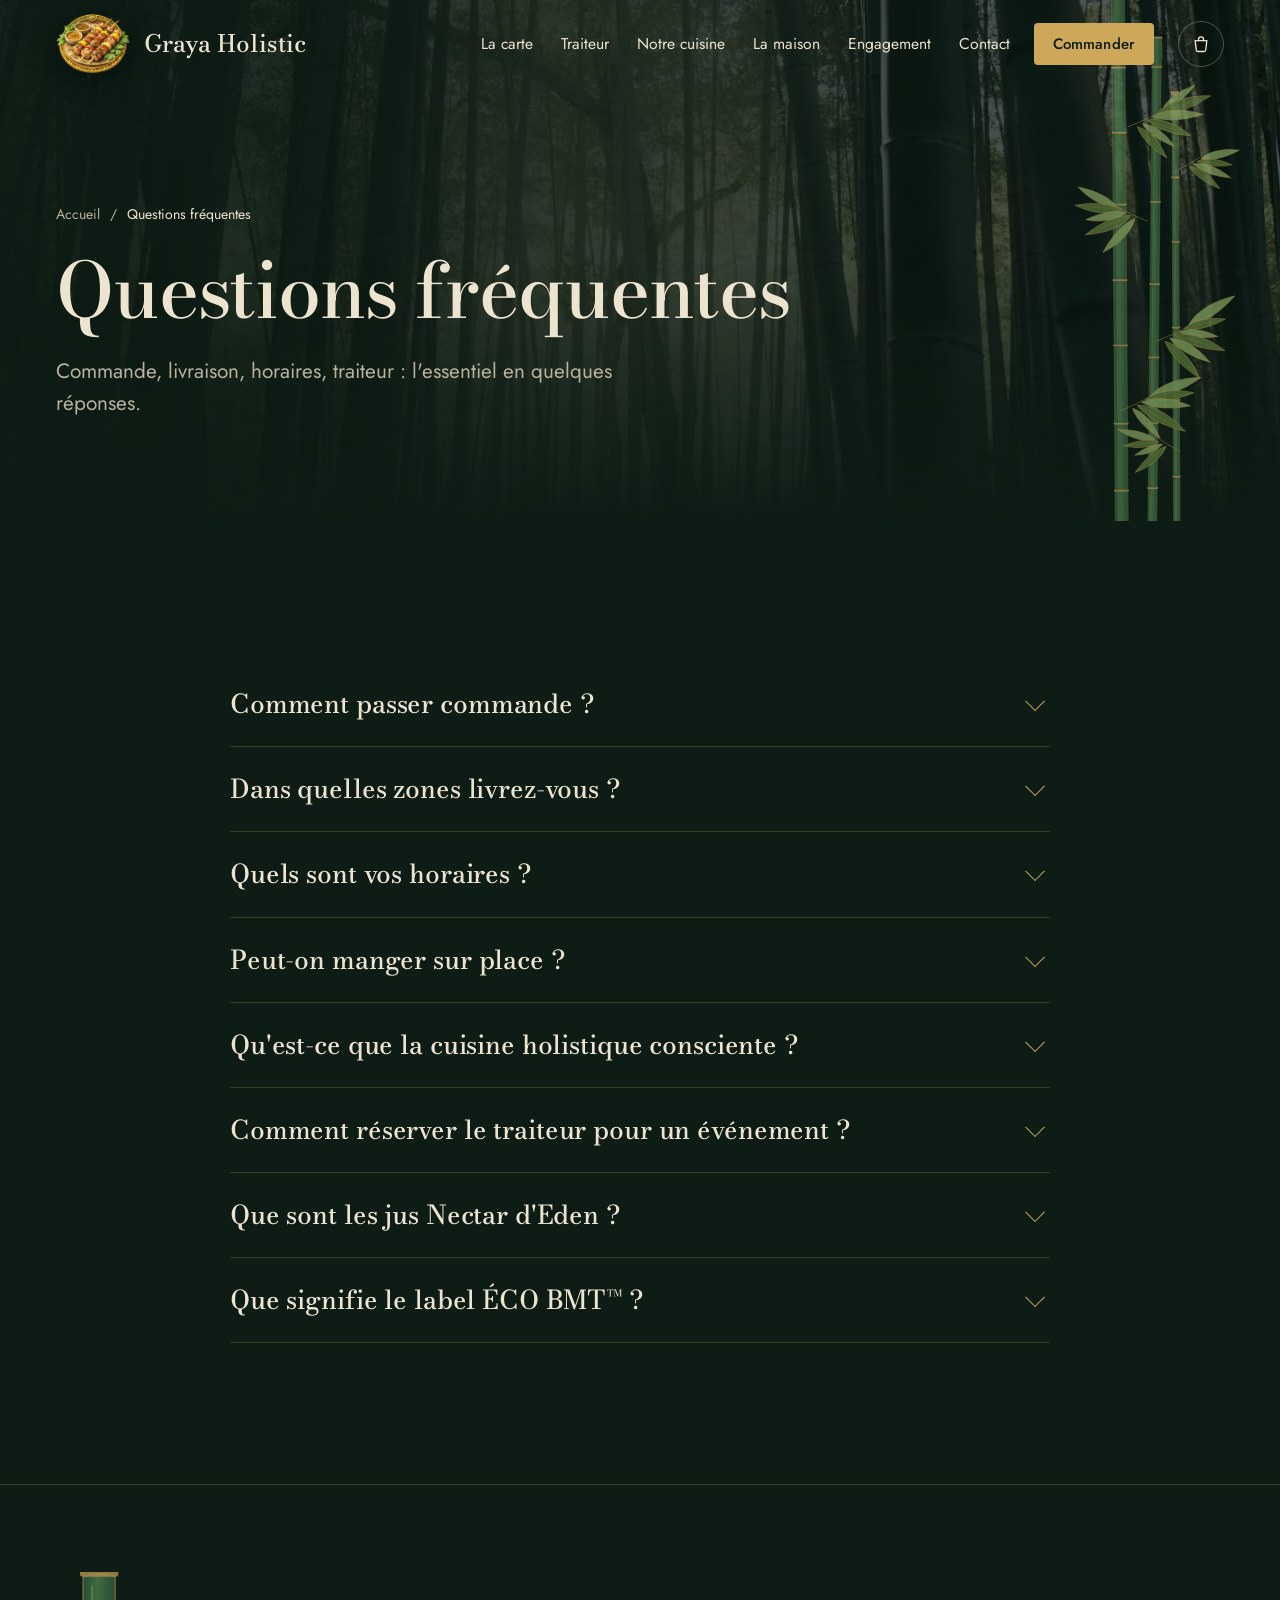
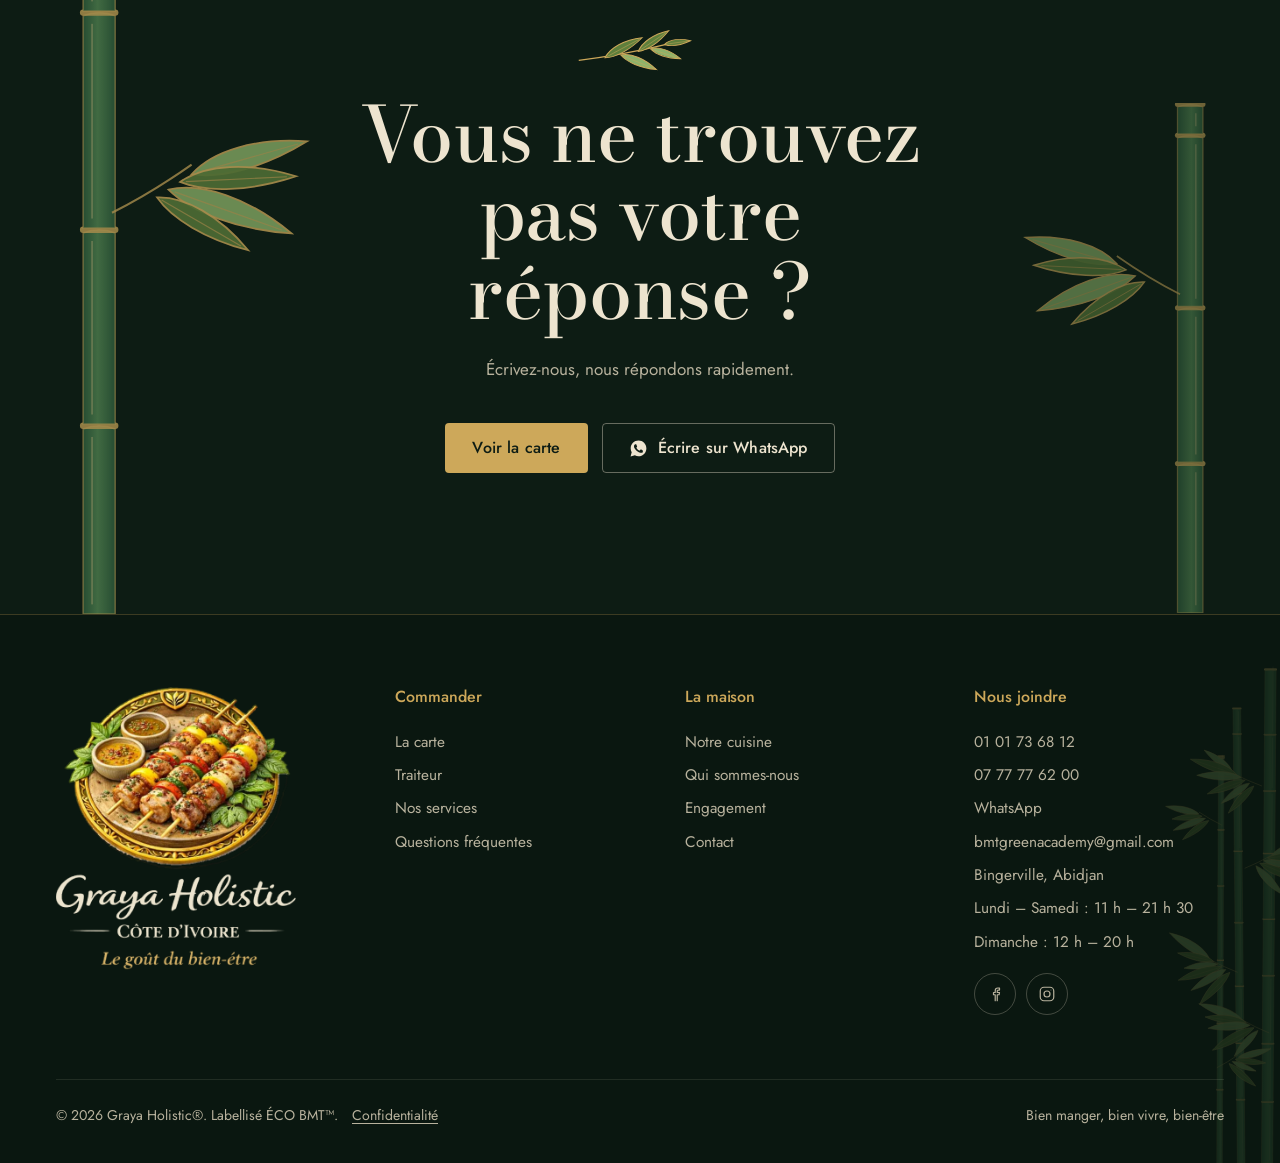
<file: faq.html>
<!DOCTYPE html>
<html lang="fr">
<head>
<meta charset="UTF-8">
<script>document.documentElement.classList.add('js')</script>
<meta name="viewport" content="width=device-width, initial-scale=1, viewport-fit=cover">
<title>Questions fréquentes : commande et livraison | Graya Holistic</title>
<meta name="description" content="Comment commander, zones et horaires de livraison, traiteur, jus Nectar d&#x27;Eden, label ÉCO BMT™ : les réponses aux questions fréquentes.">
<link rel="canonical" href="https://xtruck149.github.io/GrayaHolistic/faq.html">
<meta name="theme-color" content="#0D1C14">
<link rel="icon" href="assets/img/favicon.ico" sizes="any">
<link rel="icon" href="assets/img/favicon-32.png" type="image/png" sizes="32x32">
<link rel="apple-touch-icon" href="assets/img/apple-touch-icon.png">
<link rel="manifest" href="assets/site.webmanifest">
<meta property="og:type" content="website">
<meta property="og:locale" content="fr_CI">
<meta property="og:site_name" content="Graya Holistic">
<meta property="og:title" content="Questions fréquentes : commande et livraison | Graya Holistic">
<meta property="og:description" content="Comment commander, zones et horaires de livraison, traiteur, jus Nectar d&#x27;Eden, label ÉCO BMT™ : les réponses aux questions fréquentes.">
<meta property="og:url" content="https://xtruck149.github.io/GrayaHolistic/faq.html">
<meta property="og:image" content="https://xtruck149.github.io/GrayaHolistic/assets/img/og-image.jpg">
<meta property="og:image:width" content="1200">
<meta property="og:image:height" content="630">
<meta property="og:image:alt" content="Graya Holistic, Côte d'Ivoire : brochettes grillées sur un plateau doré, dans une bambouseraie">
<meta name="twitter:card" content="summary_large_image">
<meta name="twitter:title" content="Questions fréquentes : commande et livraison | Graya Holistic">
<meta name="twitter:description" content="Comment commander, zones et horaires de livraison, traiteur, jus Nectar d&#x27;Eden, label ÉCO BMT™ : les réponses aux questions fréquentes.">
<link rel="preload" href="assets/fonts/bodoni-moda-latin-opsz-normal.woff2" as="font" type="font/woff2" crossorigin>
<link rel="preload" href="assets/fonts/jost-latin-400-normal.woff2" as="font" type="font/woff2" crossorigin>
<link rel="preload" as="image" imagesrcset="assets/img/bamboo/bamboo-sunlit-path-720.webp 720w, assets/img/bamboo/bamboo-sunlit-path-1400.webp 1200w" imagesizes="100vw" type="image/webp" fetchpriority="high">
<link rel="stylesheet" href="assets/css/style.css?v=bbb23d6a">
<script type="application/ld+json">{"@context": "https://schema.org", "@type": "FAQPage", "mainEntity": [{"@type": "Question", "name": "Comment passer commande ?", "acceptedAnswer": {"@type": "Answer", "text": "Depuis la carte : ajoutez vos plats au panier, choisissez votre zone de livraison et l'heure, puis envoyez la commande sur WhatsApp. Vous pouvez aussi nous écrire directement sur WhatsApp au 01 01 73 68 12."}}, {"@type": "Question", "name": "Dans quelles zones livrez-vous ?", "acceptedAnswer": {"@type": "Answer", "text": "Notre cuisine est à Bingerville. Nous livrons à Bingerville, Riviera, Cocody, Plateau, Marcory, Treichville, Zone 4, Grand-Bassam et Yopougon. Les frais dépendent de la distance et s'affichent dans le panier. Pour une autre zone, précisez-la : nous confirmons sur WhatsApp."}}, {"@type": "Question", "name": "Quels sont vos horaires ?", "acceptedAnswer": {"@type": "Answer", "text": "Du lundi au samedi de 11 h à 21 h 30, et le dimanche de 12 h à 20 h. Vous pouvez aussi programmer une commande pour plus tard depuis le panier."}}, {"@type": "Question", "name": "Peut-on manger sur place ?", "acceptedAnswer": {"@type": "Answer", "text": "Graya Holistic est un atelier culinaire virtuel : il n'y a pas de salle. Nos plats sont préparés à la commande et livrés chez vous, au bureau ou sur votre lieu d'événement."}}, {"@type": "Question", "name": "Qu'est-ce que la cuisine holistique consciente ?", "acceptedAnswer": {"@type": "Answer", "text": "Une cuisine qui nourrit le corps, apaise l'esprit et élève l'âme : des savoirs culinaires africains, des plantes et épices locales choisies pour leurs vertus, et une attention au bien-être à chaque étape, de la cuisson à l'assiette."}}, {"@type": "Question", "name": "Comment réserver le traiteur pour un événement ?", "acceptedAnswer": {"@type": "Answer", "text": "Remplissez la demande de devis sur la page Traiteur : date, nombre d'invités, type de service et vos préférences. Elle part sur WhatsApp et nous revenons vers vous avec une proposition de menu."}}, {"@type": "Question", "name": "Que sont les jus Nectar d'Eden ?", "acceptedAnswer": {"@type": "Answer", "text": "Nos jus naturels thérapeutiques, préparés à partir de fruits, plantes et épices : FMN, Hibiscus, Deboukeï et Évasion. Ils sont proposés au verre (2 000 FCFA) ou en bouteille (5 000 FCFA)."}}, {"@type": "Question", "name": "Que signifie le label ÉCO BMT™ ?", "acceptedAnswer": {"@type": "Answer", "text": "C'est un label de restauration responsable autour de trois axes : éducation et design, santé, durabilité. Il reconnaît notre engagement pour les produits locaux et une alimentation saine."}}]}</script>
<script type="application/ld+json">{"@context": "https://schema.org", "@type": "BreadcrumbList", "itemListElement": [{"@type": "ListItem", "position": 1, "name": "Accueil", "item": "https://xtruck149.github.io/GrayaHolistic/"}, {"@type": "ListItem", "position": 2, "name": "Questions fréquentes", "item": "https://xtruck149.github.io/GrayaHolistic/faq.html"}]}</script>
</head>
<body>
<a href="#main" class="skip-link">Aller au contenu</a>
<header class="site-header">
  <div class="shell header-row">
    <a href="index.html" class="brand" aria-label="Graya Holistic, accueil">
      <picture><source srcset="assets/img/logo-plate-160.webp" type="image/webp"><img src="assets/img/logo-plate-160.png" alt="" width="160" height="128"></picture>
      <span>Graya Holistic</span>
    </a>
    <nav class="nav" id="site-nav" aria-label="Navigation principale"><a href="menu.html">La carte</a><a href="traiteur.html">Traiteur</a><a href="notre-cuisine.html">Notre cuisine</a><a href="a-propos.html">La maison</a><a href="engagement.html">Engagement</a><a href="contact.html">Contact</a></nav>
    <a href="menu.html" class="btn btn--gold btn--sm header-cta">Commander</a>
    <button type="button" class="cart-btn" data-cart-open aria-label="Ouvrir le panier"><svg viewBox="0 0 24 24" fill="none" stroke="currentColor" stroke-width="1.6" stroke-linecap="round" stroke-linejoin="round" aria-hidden="true"><path d="M5 8h14l-1.3 11.2a2 2 0 0 1-2 1.8H8.3a2 2 0 0 1-2-1.8L5 8Z"/><path d="M9 8V6.5a3 3 0 0 1 6 0V8"/></svg><span class="cart-count" data-cart-count hidden>0</span></button>
    <button type="button" class="burger" aria-label="Ouvrir le menu" aria-expanded="false" aria-controls="site-nav"><svg viewBox="0 0 24 24" fill="none" stroke="currentColor" stroke-width="1.6" stroke-linecap="round" aria-hidden="true"><path d="M4 8h16M4 16h16"/></svg></button>
  </div>
</header>
<main id="main">
<section class="page-hero" data-stalk="Questions fréquentes">
  <div class="page-hero-bg" data-parallax><picture><source srcset="assets/img/bamboo/bamboo-sunlit-path-720.webp 720w, assets/img/bamboo/bamboo-sunlit-path-1400.webp 1200w" sizes="100vw" type="image/webp"><img src="assets/img/bamboo/bamboo-sunlit-path.jpg" alt="" width="1200" height="1800" fetchpriority="high"></picture></div>
  <img class="deco deco--hero-l" src="assets/img/deco/bamboo-grove.svg" alt="" aria-hidden="true">
  <div class="shell">
    <nav class="crumbs" aria-label="Fil d'Ariane"><a href="index.html">Accueil</a><span aria-hidden="true">/</span><span aria-current="page">Questions fréquentes</span></nav>
    <h1>Questions fréquentes</h1>
    <p class="lead">Commande, livraison, horaires, traiteur : l'essentiel en quelques réponses.</p>
  </div>
</section>

<section class="band" data-stalk="Réponses">
  <div class="shell narrow faq"><details class="faq-item"><summary><h2 class="h3">Comment passer commande ?</h2></summary><p>Depuis la carte : ajoutez vos plats au panier, choisissez votre zone de livraison et l&#x27;heure, puis envoyez la commande sur WhatsApp. Vous pouvez aussi nous écrire directement sur WhatsApp au 01 01 73 68 12.</p></details><details class="faq-item"><summary><h2 class="h3">Dans quelles zones livrez-vous ?</h2></summary><p>Notre cuisine est à Bingerville. Nous livrons à Bingerville, Riviera, Cocody, Plateau, Marcory, Treichville, Zone 4, Grand-Bassam et Yopougon. Les frais dépendent de la distance et s&#x27;affichent dans le panier. Pour une autre zone, précisez-la : nous confirmons sur WhatsApp.</p></details><details class="faq-item"><summary><h2 class="h3">Quels sont vos horaires ?</h2></summary><p>Du lundi au samedi de 11 h à 21 h 30, et le dimanche de 12 h à 20 h. Vous pouvez aussi programmer une commande pour plus tard depuis le panier.</p></details><details class="faq-item"><summary><h2 class="h3">Peut-on manger sur place ?</h2></summary><p>Graya Holistic est un atelier culinaire virtuel : il n&#x27;y a pas de salle. Nos plats sont préparés à la commande et livrés chez vous, au bureau ou sur votre lieu d&#x27;événement.</p></details><details class="faq-item"><summary><h2 class="h3">Qu&#x27;est-ce que la cuisine holistique consciente ?</h2></summary><p>Une cuisine qui nourrit le corps, apaise l&#x27;esprit et élève l&#x27;âme : des savoirs culinaires africains, des plantes et épices locales choisies pour leurs vertus, et une attention au bien-être à chaque étape, de la cuisson à l&#x27;assiette.</p></details><details class="faq-item"><summary><h2 class="h3">Comment réserver le traiteur pour un événement ?</h2></summary><p>Remplissez la demande de devis sur la page Traiteur : date, nombre d&#x27;invités, type de service et vos préférences. Elle part sur WhatsApp et nous revenons vers vous avec une proposition de menu.</p></details><details class="faq-item"><summary><h2 class="h3">Que sont les jus Nectar d&#x27;Eden ?</h2></summary><p>Nos jus naturels thérapeutiques, préparés à partir de fruits, plantes et épices : FMN, Hibiscus, Deboukeï et Évasion. Ils sont proposés au verre (2 000 FCFA) ou en bouteille (5 000 FCFA).</p></details><details class="faq-item"><summary><h2 class="h3">Que signifie le label ÉCO BMT™ ?</h2></summary><p>C&#x27;est un label de restauration responsable autour de trois axes : éducation et design, santé, durabilité. Il reconnaît notre engagement pour les produits locaux et une alimentation saine.</p></details></div>
</section>
<section class="band cta">
  <img class="deco deco--cta-l" src="assets/img/deco/bamboo-culm.svg" alt="" aria-hidden="true" loading="lazy">
  <img class="deco deco--cta-r" src="assets/img/deco/bamboo-culm.svg" alt="" aria-hidden="true" loading="lazy">
  <div class="shell">
    <img class="sprig" src="assets/img/deco/bamboo-sprig.svg" alt="" aria-hidden="true" width="160" height="60" loading="lazy">
    <h2>Vous ne trouvez pas votre réponse ?</h2>
    <p>Écrivez-nous, nous répondons rapidement.</p>
    <div class="actions"><a href="menu.html" class="btn btn--gold">Voir la carte</a><a href="https://wa.me/2250101736812?text=Bonjour%20Graya%20Holistic%2C%20j%27ai%20une%20question." class="btn btn--ghost"><svg viewBox="0 0 24 24" fill="currentColor" aria-hidden="true"><path d="M12.04 2C6.58 2 2.13 6.45 2.13 11.91c0 1.75.46 3.39 1.26 4.81L2 22l5.41-1.42a9.87 9.87 0 0 0 4.63 1.18h.01c5.46 0 9.9-4.45 9.9-9.91C21.95 6.45 17.5 2 12.04 2zm5.78 14.03c-.24.68-1.4 1.3-1.93 1.38-.5.08-1.12.11-1.81-.11-.42-.13-.96-.31-1.65-.61-2.9-1.25-4.79-4.17-4.94-4.36-.14-.19-1.18-1.57-1.18-3 0-1.42.75-2.12 1.02-2.41.26-.29.57-.36.76-.36l.55.01c.18.01.41-.07.64.49.24.58.81 2 .88 2.14.07.14.11.31.02.5-.09.19-.14.31-.27.48l-.41.5c-.14.14-.28.29-.12.57.16.28.71 1.17 1.52 1.9 1.05.94 1.93 1.23 2.21 1.37.28.14.44.12.6-.07.16-.19.68-.79.86-1.06.18-.27.36-.22.6-.13.24.09 1.53.72 1.79.85.26.13.43.19.5.3.07.11.07.62-.17 1.3z"/></svg>Écrire sur WhatsApp</a></div>
  </div>
</section>

</main>
<footer class="site-footer">
  <img class="deco deco--footer" src="assets/img/deco/bamboo-grove.svg" alt="" aria-hidden="true" loading="lazy">
  <div class="shell">
    <div class="footer-grid">
      <div class="footer-brand">
        <picture><source srcset="assets/img/logo-lockup.webp" type="image/webp"><img src="assets/img/logo-lockup.png" alt="Graya Holistic, Côte d'Ivoire — Le goût du bien-être" width="548" height="644" loading="lazy"></picture>
      </div>
      <div><h2>Commander</h2><a href="menu.html">La carte</a><a href="traiteur.html">Traiteur</a><a href="services.html">Nos services</a><a href="faq.html">Questions fréquentes</a></div>
      <div><h2>La maison</h2><a href="notre-cuisine.html">Notre cuisine</a><a href="a-propos.html">Qui sommes-nous</a><a href="engagement.html">Engagement</a><a href="contact.html">Contact</a></div>
      <div><h2>Nous joindre</h2><a href="tel:+2250101736812">01 01 73 68 12</a><a href="tel:+2250777776200">07 77 77 62 00</a><a href="https://wa.me/2250101736812?text=Bonjour%20Graya%20Holistic%2C">WhatsApp</a><a href="mailto:bmtgreenacademy@gmail.com">bmtgreenacademy@gmail.com</a><p>Bingerville, Abidjan</p><p>Lundi – Samedi : 11 h – 21 h 30</p><p>Dimanche : 12 h – 20 h</p>
        <div class="social"><a href="https://facebook.com/bmtgreenacademy" aria-label="Facebook" target="_blank" rel="noopener"><svg viewBox="0 0 24 24" fill="none" stroke="currentColor" stroke-width="1.6" stroke-linecap="round" stroke-linejoin="round" aria-hidden="true"><path d="M15 21v-8h2.5l.5-3H15V8.2c0-.9.3-1.5 1.6-1.5H18V4.1C17.7 4 16.8 4 15.8 4c-2.1 0-3.5 1.3-3.5 3.6V10H10v3h2.3v8"/></svg></a><a href="https://instagram.com/bmtgreenacademy" aria-label="Instagram" target="_blank" rel="noopener"><svg viewBox="0 0 24 24" fill="none" stroke="currentColor" stroke-width="1.6" aria-hidden="true"><rect x="3" y="3" width="18" height="18" rx="5"/><circle cx="12" cy="12" r="4"/><circle cx="17.3" cy="6.7" r=".6" fill="currentColor" stroke="none"/></svg></a></div>
      </div>
    </div>
    <div class="footer-bottom"><span>© <span data-year>2026</span> Graya Holistic®. Labellisé ÉCO BMT™. <a href="confidentialite.html">Confidentialité</a></span><span>Bien manger, bien vivre, bien-être</span></div>
  </div>
</footer>
<script src="assets/js/data.js?v=bbb23d6a" defer></script>
<script src="assets/js/main.js?v=bbb23d6a" defer></script>
</body>
</html>
</file>
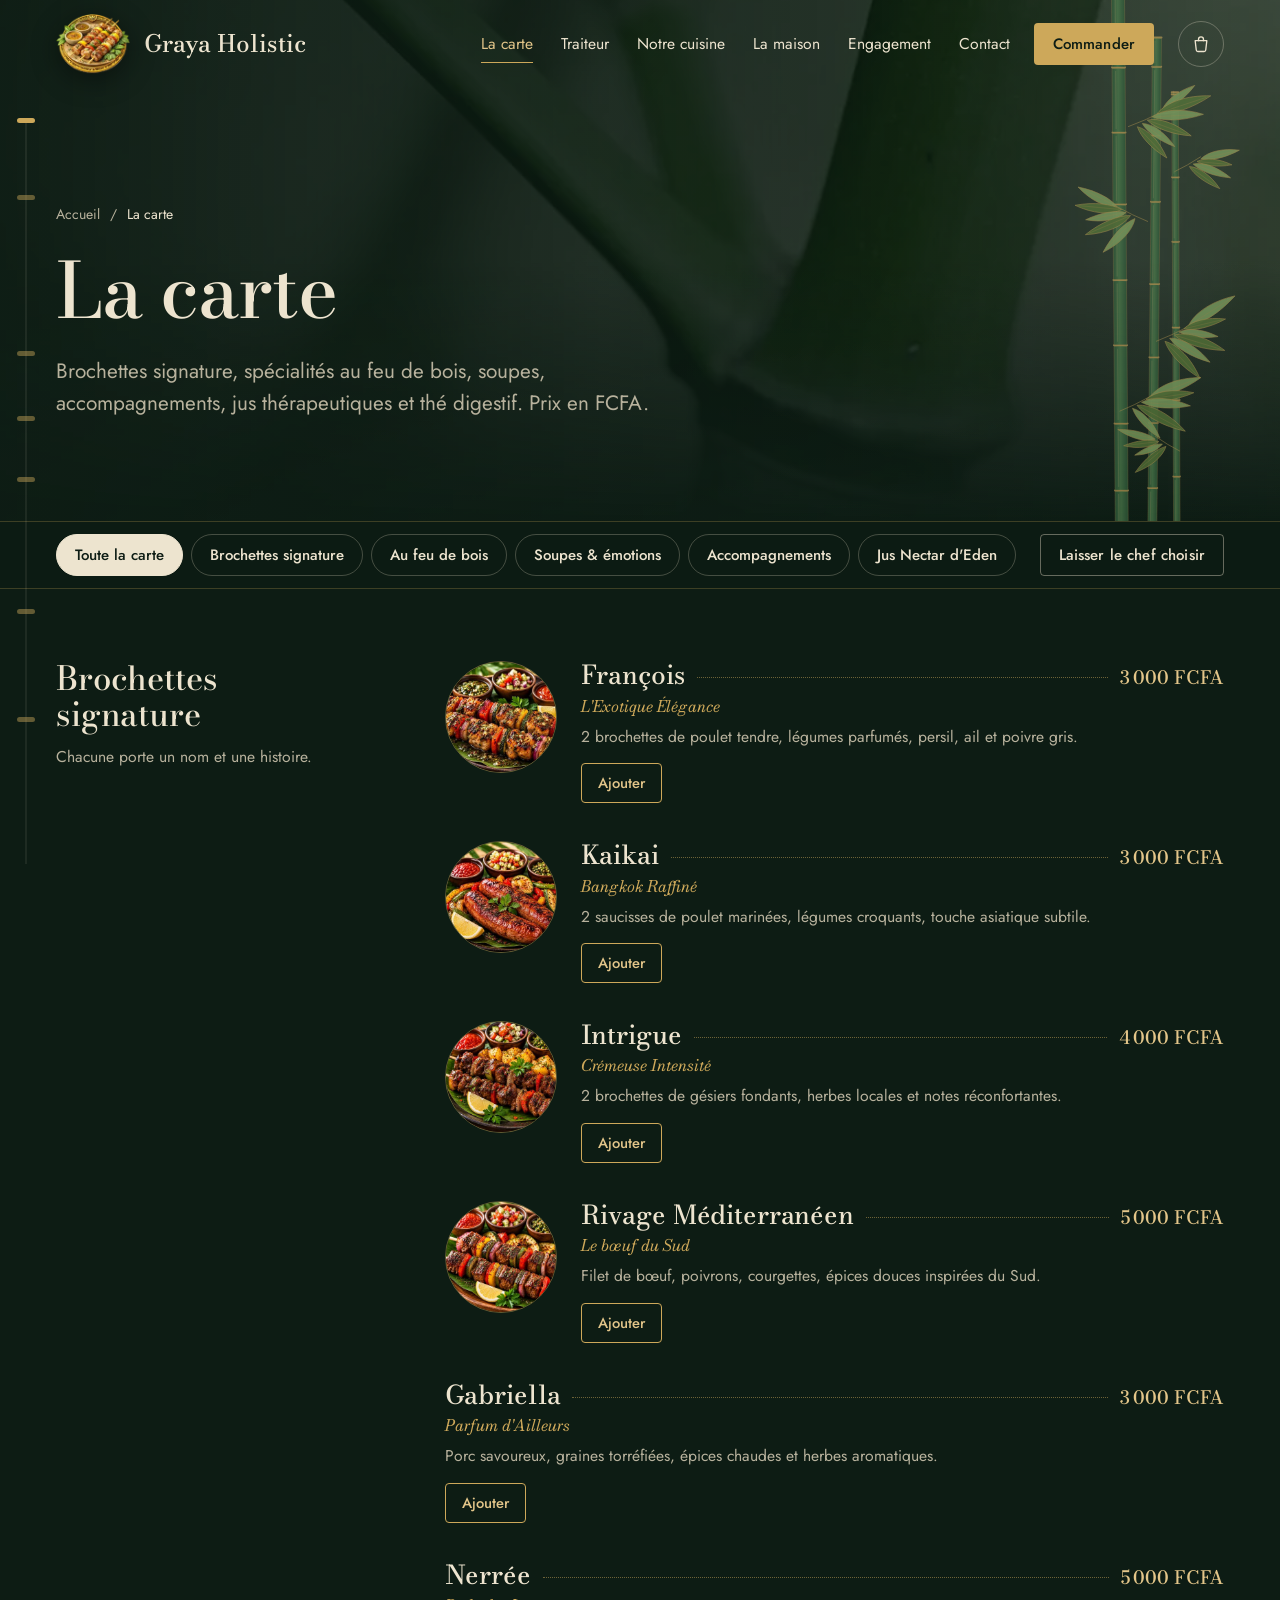
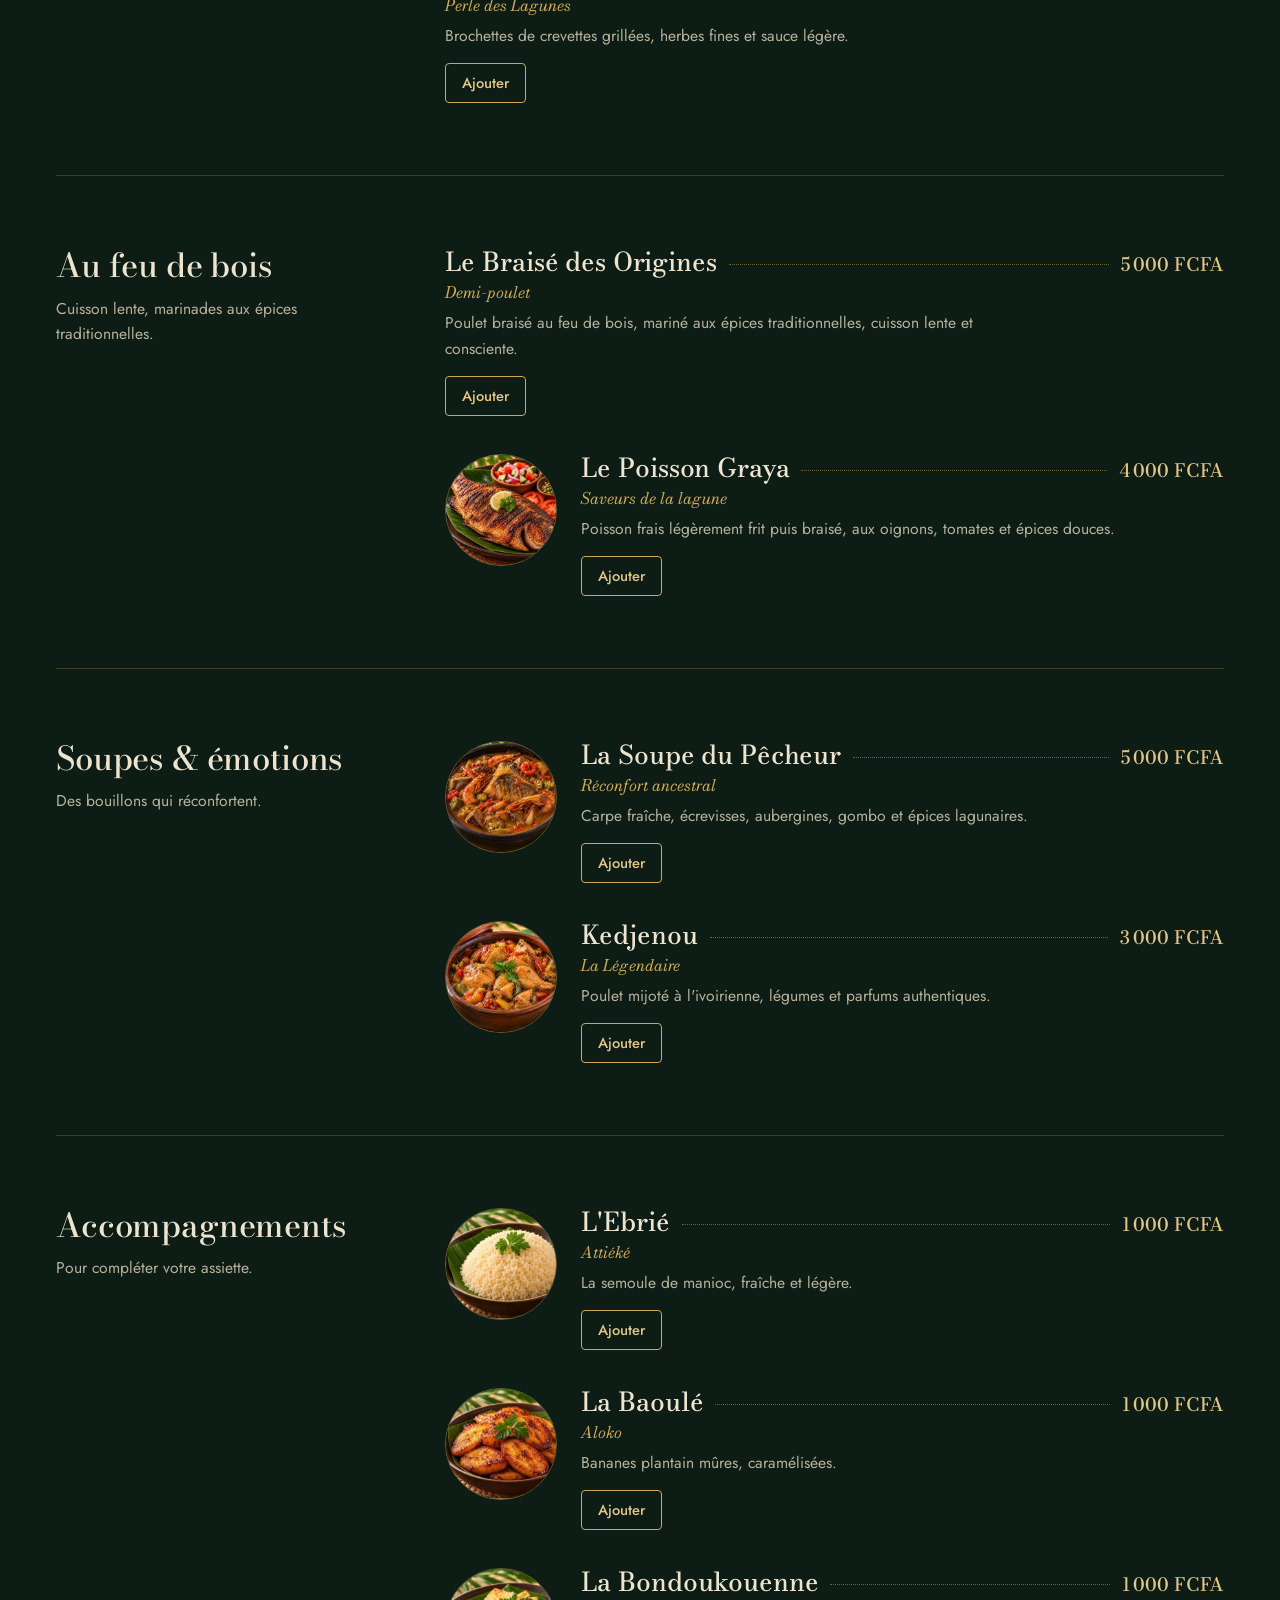
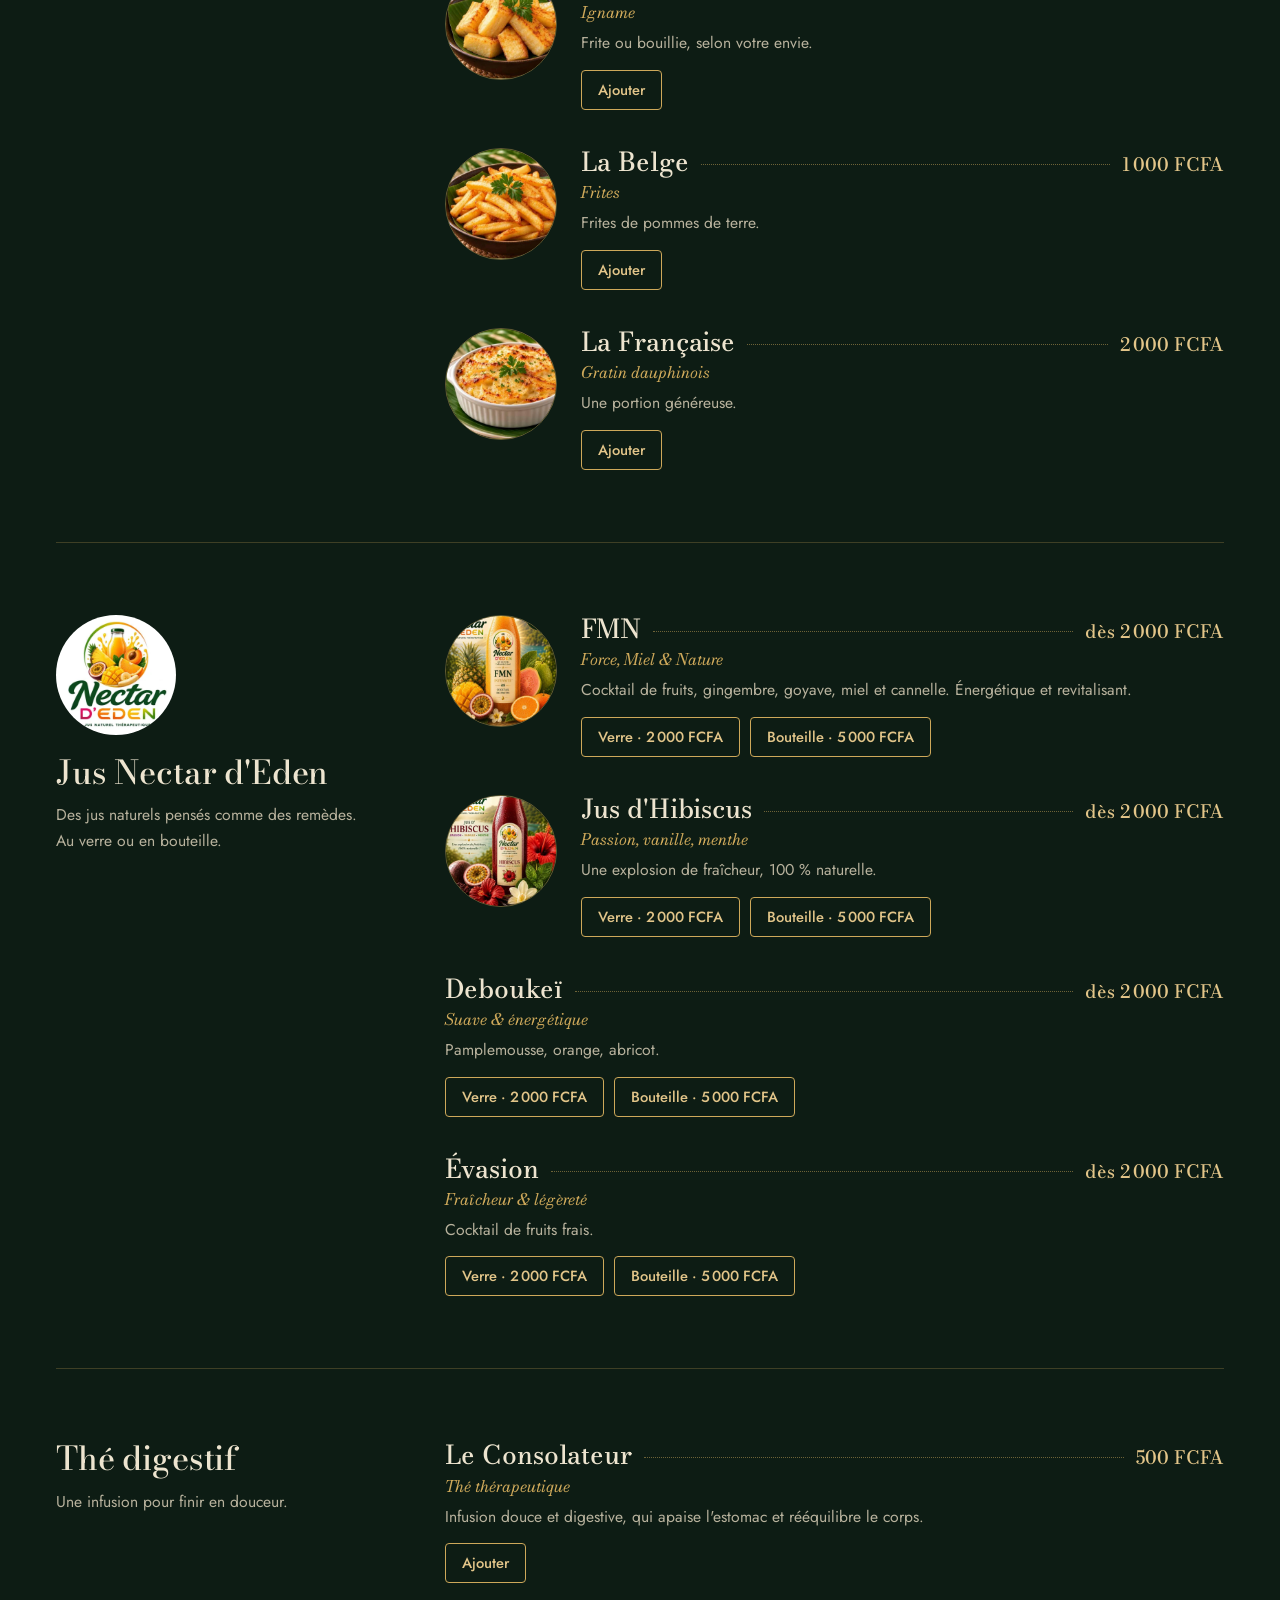
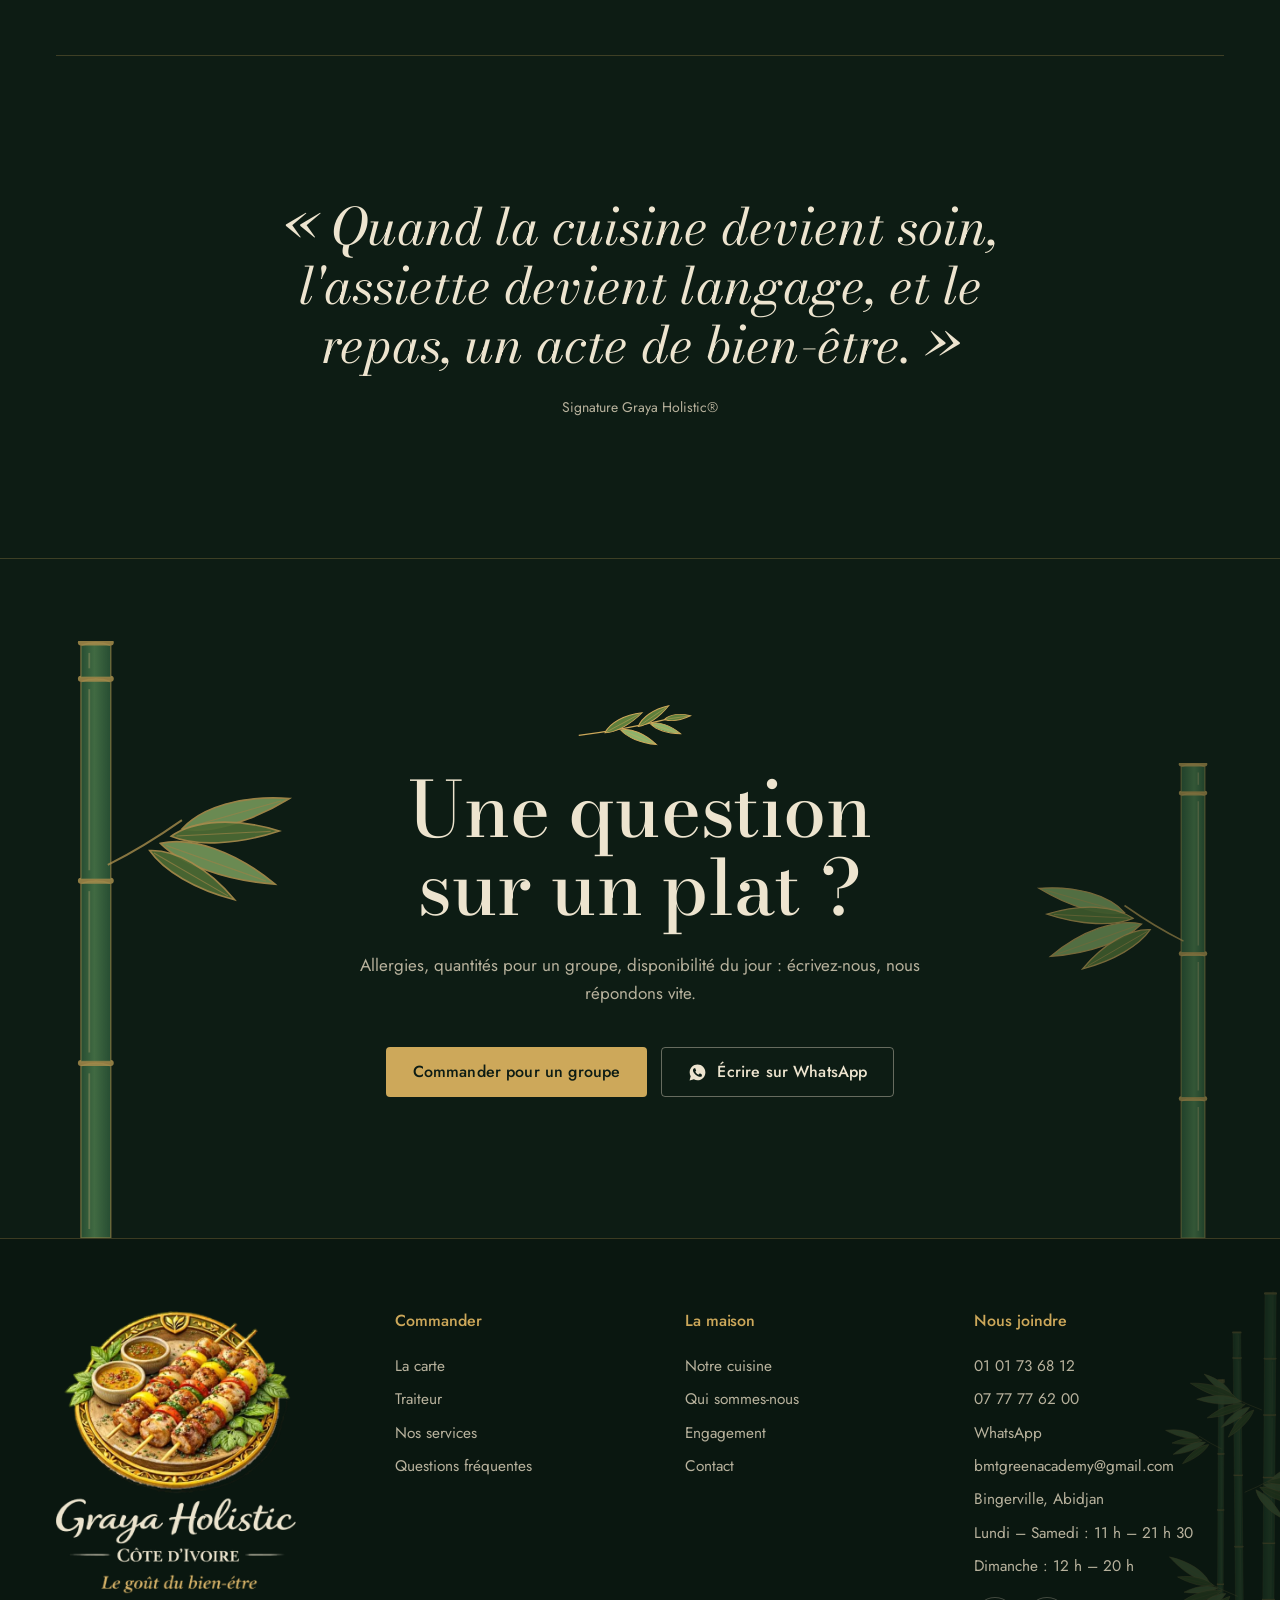
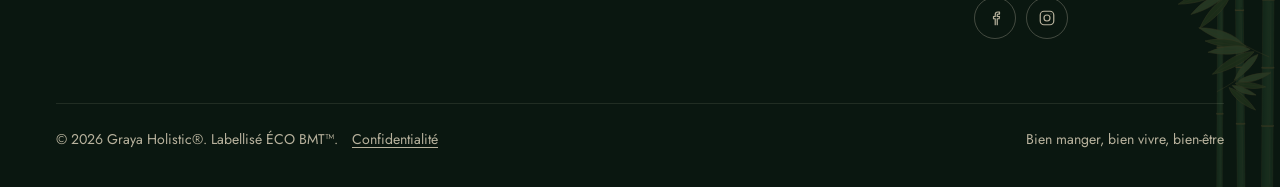
<file: menu.html>
<!DOCTYPE html>
<html lang="fr">
<head>
<meta charset="UTF-8">
<script>document.documentElement.classList.add('js')</script>
<meta name="viewport" content="width=device-width, initial-scale=1, viewport-fit=cover">
<title>La carte et les prix, livraison à Abidjan | Graya Holistic</title>
<meta name="description" content="Brochettes signature, poulet braisé au feu de bois, Kedjenou, soupe du pêcheur, jus Nectar d&#x27;Eden. Prix en FCFA, commande en ligne, livraison à Abidjan.">
<link rel="canonical" href="https://xtruck149.github.io/GrayaHolistic/menu.html">
<meta name="theme-color" content="#0D1C14">
<link rel="icon" href="assets/img/favicon.ico" sizes="any">
<link rel="icon" href="assets/img/favicon-32.png" type="image/png" sizes="32x32">
<link rel="apple-touch-icon" href="assets/img/apple-touch-icon.png">
<link rel="manifest" href="assets/site.webmanifest">
<meta property="og:type" content="website">
<meta property="og:locale" content="fr_CI">
<meta property="og:site_name" content="Graya Holistic">
<meta property="og:title" content="La carte et les prix, livraison à Abidjan | Graya Holistic">
<meta property="og:description" content="Brochettes signature, poulet braisé au feu de bois, Kedjenou, soupe du pêcheur, jus Nectar d&#x27;Eden. Prix en FCFA, commande en ligne, livraison à Abidjan.">
<meta property="og:url" content="https://xtruck149.github.io/GrayaHolistic/menu.html">
<meta property="og:image" content="https://xtruck149.github.io/GrayaHolistic/assets/img/og-image.jpg">
<meta property="og:image:width" content="1200">
<meta property="og:image:height" content="630">
<meta property="og:image:alt" content="Graya Holistic, Côte d'Ivoire : brochettes grillées sur un plateau doré, dans une bambouseraie">
<meta name="twitter:card" content="summary_large_image">
<meta name="twitter:title" content="La carte et les prix, livraison à Abidjan | Graya Holistic">
<meta name="twitter:description" content="Brochettes signature, poulet braisé au feu de bois, Kedjenou, soupe du pêcheur, jus Nectar d&#x27;Eden. Prix en FCFA, commande en ligne, livraison à Abidjan.">
<link rel="preload" href="assets/fonts/bodoni-moda-latin-opsz-normal.woff2" as="font" type="font/woff2" crossorigin>
<link rel="preload" href="assets/fonts/jost-latin-400-normal.woff2" as="font" type="font/woff2" crossorigin>
<link rel="preload" as="image" imagesrcset="assets/img/bamboo/bamboo-stalks-vivid-720.webp 720w, assets/img/bamboo/bamboo-stalks-vivid-1400.webp 1000w" imagesizes="100vw" type="image/webp" fetchpriority="high">
<link rel="stylesheet" href="assets/css/style.css?v=bbb23d6a">
<script type="application/ld+json">{"@context": "https://schema.org", "@type": "Menu", "name": "La carte Graya Holistic", "url": "https://xtruck149.github.io/GrayaHolistic/menu.html", "inLanguage": "fr", "hasMenuSection": [{"@type": "MenuSection", "name": "Brochettes signature", "hasMenuItem": [{"@type": "MenuItem", "name": "François", "description": "L'Exotique Élégance. 2 brochettes de poulet tendre, légumes parfumés, persil, ail et poivre gris.", "image": "https://xtruck149.github.io/GrayaHolistic/assets/img/plats/brochette-francois.jpg", "offers": {"@type": "Offer", "price": 3000, "priceCurrency": "XOF"}}, {"@type": "MenuItem", "name": "Kaikai", "description": "Bangkok Raffiné. 2 saucisses de poulet marinées, légumes croquants, touche asiatique subtile.", "image": "https://xtruck149.github.io/GrayaHolistic/assets/img/plats/brochette-kaikai.jpg", "offers": {"@type": "Offer", "price": 3000, "priceCurrency": "XOF"}}, {"@type": "MenuItem", "name": "Intrigue", "description": "Crémeuse Intensité. 2 brochettes de gésiers fondants, herbes locales et notes réconfortantes.", "image": "https://xtruck149.github.io/GrayaHolistic/assets/img/plats/brochette-intrigue.jpg", "offers": {"@type": "Offer", "price": 4000, "priceCurrency": "XOF"}}, {"@type": "MenuItem", "name": "Rivage Méditerranéen", "description": "Le bœuf du Sud. Filet de bœuf, poivrons, courgettes, épices douces inspirées du Sud.", "image": "https://xtruck149.github.io/GrayaHolistic/assets/img/plats/brochette-rivage-mediterraneen.jpg", "offers": {"@type": "Offer", "price": 5000, "priceCurrency": "XOF"}}, {"@type": "MenuItem", "name": "Gabriella", "description": "Parfum d'Ailleurs. Porc savoureux, graines torréfiées, épices chaudes et herbes aromatiques.", "offers": {"@type": "Offer", "price": 3000, "priceCurrency": "XOF"}}, {"@type": "MenuItem", "name": "Nerrée", "description": "Perle des Lagunes. Brochettes de crevettes grillées, herbes fines et sauce légère.", "offers": {"@type": "Offer", "price": 5000, "priceCurrency": "XOF"}}]}, {"@type": "MenuSection", "name": "Au feu de bois", "hasMenuItem": [{"@type": "MenuItem", "name": "Le Braisé des Origines", "description": "Demi-poulet. Poulet braisé au feu de bois, mariné aux épices traditionnelles, cuisson lente et consciente.", "offers": {"@type": "Offer", "price": 5000, "priceCurrency": "XOF"}}, {"@type": "MenuItem", "name": "Le Poisson Graya", "description": "Saveurs de la lagune. Poisson frais légèrement frit puis braisé, aux oignons, tomates et épices douces.", "image": "https://xtruck149.github.io/GrayaHolistic/assets/img/plats/poisson-graya.jpg", "offers": {"@type": "Offer", "price": 4000, "priceCurrency": "XOF"}}]}, {"@type": "MenuSection", "name": "Soupes & émotions", "hasMenuItem": [{"@type": "MenuItem", "name": "La Soupe du Pêcheur", "description": "Réconfort ancestral. Carpe fraîche, écrevisses, aubergines, gombo et épices lagunaires.", "image": "https://xtruck149.github.io/GrayaHolistic/assets/img/plats/soupe-du-pecheur.jpg", "offers": {"@type": "Offer", "price": 5000, "priceCurrency": "XOF"}}, {"@type": "MenuItem", "name": "Kedjenou", "description": "La Légendaire. Poulet mijoté à l'ivoirienne, légumes et parfums authentiques.", "image": "https://xtruck149.github.io/GrayaHolistic/assets/img/plats/soupe-kedjenou.jpg", "offers": {"@type": "Offer", "price": 3000, "priceCurrency": "XOF"}}]}, {"@type": "MenuSection", "name": "Accompagnements", "hasMenuItem": [{"@type": "MenuItem", "name": "L'Ebrié", "description": "Attiéké. La semoule de manioc, fraîche et légère.", "image": "https://xtruck149.github.io/GrayaHolistic/assets/img/plats/accomp-attieke-ebrie.jpg", "offers": {"@type": "Offer", "price": 1000, "priceCurrency": "XOF"}}, {"@type": "MenuItem", "name": "La Baoulé", "description": "Aloko. Bananes plantain mûres, caramélisées.", "image": "https://xtruck149.github.io/GrayaHolistic/assets/img/plats/accomp-aloko-baoule.jpg", "offers": {"@type": "Offer", "price": 1000, "priceCurrency": "XOF"}}, {"@type": "MenuItem", "name": "La Bondoukouenne", "description": "Igname. Frite ou bouillie, selon votre envie.", "image": "https://xtruck149.github.io/GrayaHolistic/assets/img/plats/accomp-igname-bondoukouenne.jpg", "offers": {"@type": "Offer", "price": 1000, "priceCurrency": "XOF"}}, {"@type": "MenuItem", "name": "La Belge", "description": "Frites. Frites de pommes de terre.", "image": "https://xtruck149.github.io/GrayaHolistic/assets/img/plats/accomp-frites-belge.jpg", "offers": {"@type": "Offer", "price": 1000, "priceCurrency": "XOF"}}, {"@type": "MenuItem", "name": "La Française", "description": "Gratin dauphinois. Une portion généreuse.", "image": "https://xtruck149.github.io/GrayaHolistic/assets/img/plats/accomp-gratin-francaise.jpg", "offers": {"@type": "Offer", "price": 2000, "priceCurrency": "XOF"}}]}, {"@type": "MenuSection", "name": "Jus Nectar d'Eden", "hasMenuItem": [{"@type": "MenuItem", "name": "FMN", "description": "Force, Miel & Nature. Cocktail de fruits, gingembre, goyave, miel et cannelle. Énergétique et revitalisant.", "image": "https://xtruck149.github.io/GrayaHolistic/assets/img/plats/jus-fmn.jpg", "offers": [{"@type": "Offer", "name": "Verre", "price": 2000, "priceCurrency": "XOF"}, {"@type": "Offer", "name": "Bouteille", "price": 5000, "priceCurrency": "XOF"}]}, {"@type": "MenuItem", "name": "Jus d'Hibiscus", "description": "Passion, vanille, menthe. Une explosion de fraîcheur, 100 % naturelle.", "image": "https://xtruck149.github.io/GrayaHolistic/assets/img/plats/jus-hibiscus.jpg", "offers": [{"@type": "Offer", "name": "Verre", "price": 2000, "priceCurrency": "XOF"}, {"@type": "Offer", "name": "Bouteille", "price": 5000, "priceCurrency": "XOF"}]}, {"@type": "MenuItem", "name": "Deboukeï", "description": "Suave & énergétique. Pamplemousse, orange, abricot.", "offers": [{"@type": "Offer", "name": "Verre", "price": 2000, "priceCurrency": "XOF"}, {"@type": "Offer", "name": "Bouteille", "price": 5000, "priceCurrency": "XOF"}]}, {"@type": "MenuItem", "name": "Évasion", "description": "Fraîcheur & légèreté. Cocktail de fruits frais.", "offers": [{"@type": "Offer", "name": "Verre", "price": 2000, "priceCurrency": "XOF"}, {"@type": "Offer", "name": "Bouteille", "price": 5000, "priceCurrency": "XOF"}]}]}, {"@type": "MenuSection", "name": "Thé digestif", "hasMenuItem": [{"@type": "MenuItem", "name": "Le Consolateur", "description": "Thé thérapeutique. Infusion douce et digestive, qui apaise l'estomac et rééquilibre le corps.", "offers": {"@type": "Offer", "price": 500, "priceCurrency": "XOF"}}]}]}</script>
<script type="application/ld+json">{"@context": "https://schema.org", "@type": "BreadcrumbList", "itemListElement": [{"@type": "ListItem", "position": 1, "name": "Accueil", "item": "https://xtruck149.github.io/GrayaHolistic/"}, {"@type": "ListItem", "position": 2, "name": "La carte", "item": "https://xtruck149.github.io/GrayaHolistic/menu.html"}]}</script>
</head>
<body>
<a href="#main" class="skip-link">Aller au contenu</a>
<header class="site-header">
  <div class="shell header-row">
    <a href="index.html" class="brand" aria-label="Graya Holistic, accueil">
      <picture><source srcset="assets/img/logo-plate-160.webp" type="image/webp"><img src="assets/img/logo-plate-160.png" alt="" width="160" height="128"></picture>
      <span>Graya Holistic</span>
    </a>
    <nav class="nav" id="site-nav" aria-label="Navigation principale"><a href="menu.html" aria-current="page">La carte</a><a href="traiteur.html">Traiteur</a><a href="notre-cuisine.html">Notre cuisine</a><a href="a-propos.html">La maison</a><a href="engagement.html">Engagement</a><a href="contact.html">Contact</a></nav>
    <a href="menu.html" class="btn btn--gold btn--sm header-cta">Commander</a>
    <button type="button" class="cart-btn" data-cart-open aria-label="Ouvrir le panier"><svg viewBox="0 0 24 24" fill="none" stroke="currentColor" stroke-width="1.6" stroke-linecap="round" stroke-linejoin="round" aria-hidden="true"><path d="M5 8h14l-1.3 11.2a2 2 0 0 1-2 1.8H8.3a2 2 0 0 1-2-1.8L5 8Z"/><path d="M9 8V6.5a3 3 0 0 1 6 0V8"/></svg><span class="cart-count" data-cart-count hidden>0</span></button>
    <button type="button" class="burger" aria-label="Ouvrir le menu" aria-expanded="false" aria-controls="site-nav"><svg viewBox="0 0 24 24" fill="none" stroke="currentColor" stroke-width="1.6" stroke-linecap="round" aria-hidden="true"><path d="M4 8h16M4 16h16"/></svg></button>
  </div>
</header>
<main id="main">
<section class="page-hero" data-stalk="La carte">
  <div class="page-hero-bg" data-parallax><picture><source srcset="assets/img/bamboo/bamboo-stalks-vivid-720.webp 720w, assets/img/bamboo/bamboo-stalks-vivid-1400.webp 1000w" sizes="100vw" type="image/webp"><img src="assets/img/bamboo/bamboo-stalks-vivid.jpg" alt="" width="1200" height="1800" fetchpriority="high"></picture></div>
  <img class="deco deco--hero-l" src="assets/img/deco/bamboo-grove.svg" alt="" aria-hidden="true">
  <div class="shell">
    <nav class="crumbs" aria-label="Fil d'Ariane"><a href="index.html">Accueil</a><span aria-hidden="true">/</span><span aria-current="page">La carte</span></nav>
    <h1>La carte</h1>
    <p class="lead">Brochettes signature, spécialités au feu de bois, soupes, accompagnements, jus thérapeutiques et thé digestif. Prix en FCFA.</p>
  </div>
</section>

<div class="carte-nav"><div class="shell">
  <div class="chips" role="group" aria-label="Filtrer la carte"><button type="button" class="chip" data-filter="all" aria-pressed="true">Toute la carte</button><button type="button" class="chip" data-filter="brochettes" aria-pressed="false">Brochettes signature</button><button type="button" class="chip" data-filter="feu-de-bois" aria-pressed="false">Au feu de bois</button><button type="button" class="chip" data-filter="soupes" aria-pressed="false">Soupes &amp; émotions</button><button type="button" class="chip" data-filter="accompagnements" aria-pressed="false">Accompagnements</button><button type="button" class="chip" data-filter="jus" aria-pressed="false">Jus Nectar d&#x27;Eden</button><button type="button" class="chip" data-filter="the" aria-pressed="false">Thé digestif</button></div>
  <button type="button" class="btn btn--ghost btn--sm" data-chef>Laisser le chef choisir</button>
</div></div>
<div class="shell carte">
    <section class="carte-section" id="brochettes" data-cat="brochettes" data-stalk="Brochettes signature">
      <div class="carte-title"><h2>Brochettes signature</h2><p>Chacune porte un nom et une histoire.</p></div>
      <ul class="items">
        <li class="item" id="plat-francois" data-dish="francois">
          <picture><source srcset="assets/img/plats/brochette-francois.webp" type="image/webp"><img src="assets/img/plats/brochette-francois.jpg" alt="" class="item-img" width="640" height="640" loading="lazy" decoding="async"></picture><div>
            <div class="item-line"><h3>François</h3><span class="leader" aria-hidden="true"></span><span class="price">3 000 FCFA</span></div>
            <p class="sub">L&#x27;Exotique Élégance</p><p>2 brochettes de poulet tendre, légumes parfumés, persil, ail et poivre gris.</p>
            <div class="item-actions"><button type="button" class="add" data-add data-id="francois" data-name="François" data-price="3000">Ajouter<span class="sr-only"> François au panier</span></button></div>
          </div>
        </li>
        <li class="item" id="plat-kaikai" data-dish="kaikai">
          <picture><source srcset="assets/img/plats/brochette-kaikai.webp" type="image/webp"><img src="assets/img/plats/brochette-kaikai.jpg" alt="" class="item-img" width="640" height="640" loading="lazy" decoding="async"></picture><div>
            <div class="item-line"><h3>Kaikai</h3><span class="leader" aria-hidden="true"></span><span class="price">3 000 FCFA</span></div>
            <p class="sub">Bangkok Raffiné</p><p>2 saucisses de poulet marinées, légumes croquants, touche asiatique subtile.</p>
            <div class="item-actions"><button type="button" class="add" data-add data-id="kaikai" data-name="Kaikai" data-price="3000">Ajouter<span class="sr-only"> Kaikai au panier</span></button></div>
          </div>
        </li>
        <li class="item" id="plat-intrigue" data-dish="intrigue">
          <picture><source srcset="assets/img/plats/brochette-intrigue.webp" type="image/webp"><img src="assets/img/plats/brochette-intrigue.jpg" alt="" class="item-img" width="640" height="640" loading="lazy" decoding="async"></picture><div>
            <div class="item-line"><h3>Intrigue</h3><span class="leader" aria-hidden="true"></span><span class="price">4 000 FCFA</span></div>
            <p class="sub">Crémeuse Intensité</p><p>2 brochettes de gésiers fondants, herbes locales et notes réconfortantes.</p>
            <div class="item-actions"><button type="button" class="add" data-add data-id="intrigue" data-name="Intrigue" data-price="4000">Ajouter<span class="sr-only"> Intrigue au panier</span></button></div>
          </div>
        </li>
        <li class="item" id="plat-rivage" data-dish="rivage">
          <picture><source srcset="assets/img/plats/brochette-rivage-mediterraneen.webp" type="image/webp"><img src="assets/img/plats/brochette-rivage-mediterraneen.jpg" alt="" class="item-img" width="640" height="640" loading="lazy" decoding="async"></picture><div>
            <div class="item-line"><h3>Rivage Méditerranéen</h3><span class="leader" aria-hidden="true"></span><span class="price">5 000 FCFA</span></div>
            <p class="sub">Le bœuf du Sud</p><p>Filet de bœuf, poivrons, courgettes, épices douces inspirées du Sud.</p>
            <div class="item-actions"><button type="button" class="add" data-add data-id="rivage" data-name="Rivage Méditerranéen" data-price="5000">Ajouter<span class="sr-only"> Rivage Méditerranéen au panier</span></button></div>
          </div>
        </li>
        <li class="item item--noimg" id="plat-gabriella" data-dish="gabriella">
          <div>
            <div class="item-line"><h3>Gabriella</h3><span class="leader" aria-hidden="true"></span><span class="price">3 000 FCFA</span></div>
            <p class="sub">Parfum d&#x27;Ailleurs</p><p>Porc savoureux, graines torréfiées, épices chaudes et herbes aromatiques.</p>
            <div class="item-actions"><button type="button" class="add" data-add data-id="gabriella" data-name="Gabriella" data-price="3000">Ajouter<span class="sr-only"> Gabriella au panier</span></button></div>
          </div>
        </li>
        <li class="item item--noimg" id="plat-nerree" data-dish="nerree">
          <div>
            <div class="item-line"><h3>Nerrée</h3><span class="leader" aria-hidden="true"></span><span class="price">5 000 FCFA</span></div>
            <p class="sub">Perle des Lagunes</p><p>Brochettes de crevettes grillées, herbes fines et sauce légère.</p>
            <div class="item-actions"><button type="button" class="add" data-add data-id="nerree" data-name="Nerrée" data-price="5000">Ajouter<span class="sr-only"> Nerrée au panier</span></button></div>
          </div>
        </li>
      </ul>
    </section>
    <section class="carte-section" id="feu-de-bois" data-cat="feu-de-bois" data-stalk="Au feu de bois">
      <div class="carte-title"><h2>Au feu de bois</h2><p>Cuisson lente, marinades aux épices traditionnelles.</p></div>
      <ul class="items">
        <li class="item item--noimg" id="plat-braise" data-dish="braise">
          <div>
            <div class="item-line"><h3>Le Braisé des Origines</h3><span class="leader" aria-hidden="true"></span><span class="price">5 000 FCFA</span></div>
            <p class="sub">Demi-poulet</p><p>Poulet braisé au feu de bois, mariné aux épices traditionnelles, cuisson lente et consciente.</p>
            <div class="item-actions"><button type="button" class="add" data-add data-id="braise" data-name="Le Braisé des Origines" data-price="5000">Ajouter<span class="sr-only"> Le Braisé des Origines au panier</span></button></div>
          </div>
        </li>
        <li class="item" id="plat-poisson-graya" data-dish="poisson-graya">
          <picture><source srcset="assets/img/plats/poisson-graya.webp" type="image/webp"><img src="assets/img/plats/poisson-graya.jpg" alt="" class="item-img" width="640" height="640" loading="lazy" decoding="async"></picture><div>
            <div class="item-line"><h3>Le Poisson Graya</h3><span class="leader" aria-hidden="true"></span><span class="price">4 000 FCFA</span></div>
            <p class="sub">Saveurs de la lagune</p><p>Poisson frais légèrement frit puis braisé, aux oignons, tomates et épices douces.</p>
            <div class="item-actions"><button type="button" class="add" data-add data-id="poisson-graya" data-name="Le Poisson Graya" data-price="4000">Ajouter<span class="sr-only"> Le Poisson Graya au panier</span></button></div>
          </div>
        </li>
      </ul>
    </section>
    <section class="carte-section" id="soupes" data-cat="soupes" data-stalk="Soupes &amp; émotions">
      <div class="carte-title"><h2>Soupes &amp; émotions</h2><p>Des bouillons qui réconfortent.</p></div>
      <ul class="items">
        <li class="item" id="plat-soupe-pecheur" data-dish="soupe-pecheur">
          <picture><source srcset="assets/img/plats/soupe-du-pecheur.webp" type="image/webp"><img src="assets/img/plats/soupe-du-pecheur.jpg" alt="" class="item-img" width="640" height="640" loading="lazy" decoding="async"></picture><div>
            <div class="item-line"><h3>La Soupe du Pêcheur</h3><span class="leader" aria-hidden="true"></span><span class="price">5 000 FCFA</span></div>
            <p class="sub">Réconfort ancestral</p><p>Carpe fraîche, écrevisses, aubergines, gombo et épices lagunaires.</p>
            <div class="item-actions"><button type="button" class="add" data-add data-id="soupe-pecheur" data-name="La Soupe du Pêcheur" data-price="5000">Ajouter<span class="sr-only"> La Soupe du Pêcheur au panier</span></button></div>
          </div>
        </li>
        <li class="item" id="plat-kedjenou" data-dish="kedjenou">
          <picture><source srcset="assets/img/plats/soupe-kedjenou.webp" type="image/webp"><img src="assets/img/plats/soupe-kedjenou.jpg" alt="" class="item-img" width="640" height="640" loading="lazy" decoding="async"></picture><div>
            <div class="item-line"><h3>Kedjenou</h3><span class="leader" aria-hidden="true"></span><span class="price">3 000 FCFA</span></div>
            <p class="sub">La Légendaire</p><p>Poulet mijoté à l&#x27;ivoirienne, légumes et parfums authentiques.</p>
            <div class="item-actions"><button type="button" class="add" data-add data-id="kedjenou" data-name="Kedjenou" data-price="3000">Ajouter<span class="sr-only"> Kedjenou au panier</span></button></div>
          </div>
        </li>
      </ul>
    </section>
    <section class="carte-section" id="accompagnements" data-cat="accompagnements" data-stalk="Accompagnements">
      <div class="carte-title"><h2>Accompagnements</h2><p>Pour compléter votre assiette.</p></div>
      <ul class="items">
        <li class="item" id="plat-ebrie" data-dish="ebrie">
          <picture><source srcset="assets/img/plats/accomp-attieke-ebrie.webp" type="image/webp"><img src="assets/img/plats/accomp-attieke-ebrie.jpg" alt="" class="item-img" width="640" height="640" loading="lazy" decoding="async"></picture><div>
            <div class="item-line"><h3>L&#x27;Ebrié</h3><span class="leader" aria-hidden="true"></span><span class="price">1 000 FCFA</span></div>
            <p class="sub">Attiéké</p><p>La semoule de manioc, fraîche et légère.</p>
            <div class="item-actions"><button type="button" class="add" data-add data-id="ebrie" data-name="L&#x27;Ebrié" data-price="1000">Ajouter<span class="sr-only"> L&#x27;Ebrié au panier</span></button></div>
          </div>
        </li>
        <li class="item" id="plat-baoule" data-dish="baoule">
          <picture><source srcset="assets/img/plats/accomp-aloko-baoule.webp" type="image/webp"><img src="assets/img/plats/accomp-aloko-baoule.jpg" alt="" class="item-img" width="640" height="640" loading="lazy" decoding="async"></picture><div>
            <div class="item-line"><h3>La Baoulé</h3><span class="leader" aria-hidden="true"></span><span class="price">1 000 FCFA</span></div>
            <p class="sub">Aloko</p><p>Bananes plantain mûres, caramélisées.</p>
            <div class="item-actions"><button type="button" class="add" data-add data-id="baoule" data-name="La Baoulé" data-price="1000">Ajouter<span class="sr-only"> La Baoulé au panier</span></button></div>
          </div>
        </li>
        <li class="item" id="plat-bondoukouenne" data-dish="bondoukouenne">
          <picture><source srcset="assets/img/plats/accomp-igname-bondoukouenne.webp" type="image/webp"><img src="assets/img/plats/accomp-igname-bondoukouenne.jpg" alt="" class="item-img" width="640" height="640" loading="lazy" decoding="async"></picture><div>
            <div class="item-line"><h3>La Bondoukouenne</h3><span class="leader" aria-hidden="true"></span><span class="price">1 000 FCFA</span></div>
            <p class="sub">Igname</p><p>Frite ou bouillie, selon votre envie.</p>
            <div class="item-actions"><button type="button" class="add" data-add data-id="bondoukouenne" data-name="La Bondoukouenne" data-price="1000">Ajouter<span class="sr-only"> La Bondoukouenne au panier</span></button></div>
          </div>
        </li>
        <li class="item" id="plat-belge" data-dish="belge">
          <picture><source srcset="assets/img/plats/accomp-frites-belge.webp" type="image/webp"><img src="assets/img/plats/accomp-frites-belge.jpg" alt="" class="item-img" width="640" height="640" loading="lazy" decoding="async"></picture><div>
            <div class="item-line"><h3>La Belge</h3><span class="leader" aria-hidden="true"></span><span class="price">1 000 FCFA</span></div>
            <p class="sub">Frites</p><p>Frites de pommes de terre.</p>
            <div class="item-actions"><button type="button" class="add" data-add data-id="belge" data-name="La Belge" data-price="1000">Ajouter<span class="sr-only"> La Belge au panier</span></button></div>
          </div>
        </li>
        <li class="item" id="plat-francaise" data-dish="francaise">
          <picture><source srcset="assets/img/plats/accomp-gratin-francaise.webp" type="image/webp"><img src="assets/img/plats/accomp-gratin-francaise.jpg" alt="" class="item-img" width="640" height="640" loading="lazy" decoding="async"></picture><div>
            <div class="item-line"><h3>La Française</h3><span class="leader" aria-hidden="true"></span><span class="price">2 000 FCFA</span></div>
            <p class="sub">Gratin dauphinois</p><p>Une portion généreuse.</p>
            <div class="item-actions"><button type="button" class="add" data-add data-id="francaise" data-name="La Française" data-price="2000">Ajouter<span class="sr-only"> La Française au panier</span></button></div>
          </div>
        </li>
      </ul>
    </section>
    <section class="carte-section" id="jus" data-cat="jus" data-stalk="Jus Nectar d&#x27;Eden">
      <div class="carte-title"><img class="nectar" src="assets/img/nectar-deden.webp" alt="Nectar d'Eden, jus naturel thérapeutique" width="320" height="320" loading="lazy"><h2>Jus Nectar d&#x27;Eden</h2><p>Des jus naturels pensés comme des remèdes. Au verre ou en bouteille.</p></div>
      <ul class="items">
        <li class="item" id="plat-fmn" data-dish="fmn">
          <picture><source srcset="assets/img/plats/jus-fmn.webp" type="image/webp"><img src="assets/img/plats/jus-fmn.jpg" alt="" class="item-img" width="640" height="800" loading="lazy" decoding="async"></picture><div>
            <div class="item-line"><h3>FMN</h3><span class="leader" aria-hidden="true"></span><span class="price">dès 2 000 FCFA</span></div>
            <p class="sub">Force, Miel &amp; Nature</p><p>Cocktail de fruits, gingembre, goyave, miel et cannelle. Énergétique et revitalisant.</p>
            <div class="item-actions"><button type="button" class="add" data-add data-id="fmn-verre" data-name="FMN (verre)" data-price="2000">Verre · 2 000 FCFA<span class="sr-only"> — ajouter FMN au panier</span></button><button type="button" class="add" data-add data-id="fmn-bouteille" data-name="FMN (bouteille)" data-price="5000">Bouteille · 5 000 FCFA<span class="sr-only"> — ajouter FMN au panier</span></button></div>
          </div>
        </li>
        <li class="item" id="plat-hibiscus" data-dish="hibiscus">
          <picture><source srcset="assets/img/plats/jus-hibiscus.webp" type="image/webp"><img src="assets/img/plats/jus-hibiscus.jpg" alt="" class="item-img" width="640" height="800" loading="lazy" decoding="async"></picture><div>
            <div class="item-line"><h3>Jus d&#x27;Hibiscus</h3><span class="leader" aria-hidden="true"></span><span class="price">dès 2 000 FCFA</span></div>
            <p class="sub">Passion, vanille, menthe</p><p>Une explosion de fraîcheur, 100 % naturelle.</p>
            <div class="item-actions"><button type="button" class="add" data-add data-id="hibiscus-verre" data-name="Jus d&#x27;Hibiscus (verre)" data-price="2000">Verre · 2 000 FCFA<span class="sr-only"> — ajouter Jus d&#x27;Hibiscus au panier</span></button><button type="button" class="add" data-add data-id="hibiscus-bouteille" data-name="Jus d&#x27;Hibiscus (bouteille)" data-price="5000">Bouteille · 5 000 FCFA<span class="sr-only"> — ajouter Jus d&#x27;Hibiscus au panier</span></button></div>
          </div>
        </li>
        <li class="item item--noimg" id="plat-deboukei" data-dish="deboukei">
          <div>
            <div class="item-line"><h3>Deboukeï</h3><span class="leader" aria-hidden="true"></span><span class="price">dès 2 000 FCFA</span></div>
            <p class="sub">Suave &amp; énergétique</p><p>Pamplemousse, orange, abricot.</p>
            <div class="item-actions"><button type="button" class="add" data-add data-id="deboukei-verre" data-name="Deboukeï (verre)" data-price="2000">Verre · 2 000 FCFA<span class="sr-only"> — ajouter Deboukeï au panier</span></button><button type="button" class="add" data-add data-id="deboukei-bouteille" data-name="Deboukeï (bouteille)" data-price="5000">Bouteille · 5 000 FCFA<span class="sr-only"> — ajouter Deboukeï au panier</span></button></div>
          </div>
        </li>
        <li class="item item--noimg" id="plat-evasion" data-dish="evasion">
          <div>
            <div class="item-line"><h3>Évasion</h3><span class="leader" aria-hidden="true"></span><span class="price">dès 2 000 FCFA</span></div>
            <p class="sub">Fraîcheur &amp; légèreté</p><p>Cocktail de fruits frais.</p>
            <div class="item-actions"><button type="button" class="add" data-add data-id="evasion-verre" data-name="Évasion (verre)" data-price="2000">Verre · 2 000 FCFA<span class="sr-only"> — ajouter Évasion au panier</span></button><button type="button" class="add" data-add data-id="evasion-bouteille" data-name="Évasion (bouteille)" data-price="5000">Bouteille · 5 000 FCFA<span class="sr-only"> — ajouter Évasion au panier</span></button></div>
          </div>
        </li>
      </ul>
    </section>
    <section class="carte-section" id="the" data-cat="the" data-stalk="Thé digestif">
      <div class="carte-title"><h2>Thé digestif</h2><p>Une infusion pour finir en douceur.</p></div>
      <ul class="items">
        <li class="item item--noimg" id="plat-consolateur" data-dish="consolateur">
          <div>
            <div class="item-line"><h3>Le Consolateur</h3><span class="leader" aria-hidden="true"></span><span class="price">500 FCFA</span></div>
            <p class="sub">Thé thérapeutique</p><p>Infusion douce et digestive, qui apaise l&#x27;estomac et rééquilibre le corps.</p>
            <div class="item-actions"><button type="button" class="add" data-add data-id="consolateur" data-name="Le Consolateur" data-price="500">Ajouter<span class="sr-only"> Le Consolateur au panier</span></button></div>
          </div>
        </li>
      </ul>
    </section>
</div>
<section class="band">
  <div class="shell">
    <blockquote class="signature">« Quand la cuisine devient soin, l'assiette devient langage, et le repas, un acte de bien-être. »<cite>Signature Graya Holistic®</cite></blockquote>
  </div>
</section>
<section class="band cta">
  <img class="deco deco--cta-l" src="assets/img/deco/bamboo-culm.svg" alt="" aria-hidden="true" loading="lazy">
  <img class="deco deco--cta-r" src="assets/img/deco/bamboo-culm.svg" alt="" aria-hidden="true" loading="lazy">
  <div class="shell">
    <img class="sprig" src="assets/img/deco/bamboo-sprig.svg" alt="" aria-hidden="true" width="160" height="60" loading="lazy">
    <h2>Une question sur un plat ?</h2>
    <p>Allergies, quantités pour un groupe, disponibilité du jour : écrivez-nous, nous répondons vite.</p>
    <div class="actions"><a href="traiteur.html" class="btn btn--gold">Commander pour un groupe</a><a href="https://wa.me/2250101736812?text=Bonjour%20Graya%20Holistic%2C%20j%27ai%20une%20question." class="btn btn--ghost"><svg viewBox="0 0 24 24" fill="currentColor" aria-hidden="true"><path d="M12.04 2C6.58 2 2.13 6.45 2.13 11.91c0 1.75.46 3.39 1.26 4.81L2 22l5.41-1.42a9.87 9.87 0 0 0 4.63 1.18h.01c5.46 0 9.9-4.45 9.9-9.91C21.95 6.45 17.5 2 12.04 2zm5.78 14.03c-.24.68-1.4 1.3-1.93 1.38-.5.08-1.12.11-1.81-.11-.42-.13-.96-.31-1.65-.61-2.9-1.25-4.79-4.17-4.94-4.36-.14-.19-1.18-1.57-1.18-3 0-1.42.75-2.12 1.02-2.41.26-.29.57-.36.76-.36l.55.01c.18.01.41-.07.64.49.24.58.81 2 .88 2.14.07.14.11.31.02.5-.09.19-.14.31-.27.48l-.41.5c-.14.14-.28.29-.12.57.16.28.71 1.17 1.52 1.9 1.05.94 1.93 1.23 2.21 1.37.28.14.44.12.6-.07.16-.19.68-.79.86-1.06.18-.27.36-.22.6-.13.24.09 1.53.72 1.79.85.26.13.43.19.5.3.07.11.07.62-.17 1.3z"/></svg>Écrire sur WhatsApp</a></div>
  </div>
</section>

</main>
<footer class="site-footer">
  <img class="deco deco--footer" src="assets/img/deco/bamboo-grove.svg" alt="" aria-hidden="true" loading="lazy">
  <div class="shell">
    <div class="footer-grid">
      <div class="footer-brand">
        <picture><source srcset="assets/img/logo-lockup.webp" type="image/webp"><img src="assets/img/logo-lockup.png" alt="Graya Holistic, Côte d'Ivoire — Le goût du bien-être" width="548" height="644" loading="lazy"></picture>
      </div>
      <div><h2>Commander</h2><a href="menu.html">La carte</a><a href="traiteur.html">Traiteur</a><a href="services.html">Nos services</a><a href="faq.html">Questions fréquentes</a></div>
      <div><h2>La maison</h2><a href="notre-cuisine.html">Notre cuisine</a><a href="a-propos.html">Qui sommes-nous</a><a href="engagement.html">Engagement</a><a href="contact.html">Contact</a></div>
      <div><h2>Nous joindre</h2><a href="tel:+2250101736812">01 01 73 68 12</a><a href="tel:+2250777776200">07 77 77 62 00</a><a href="https://wa.me/2250101736812?text=Bonjour%20Graya%20Holistic%2C">WhatsApp</a><a href="mailto:bmtgreenacademy@gmail.com">bmtgreenacademy@gmail.com</a><p>Bingerville, Abidjan</p><p>Lundi – Samedi : 11 h – 21 h 30</p><p>Dimanche : 12 h – 20 h</p>
        <div class="social"><a href="https://facebook.com/bmtgreenacademy" aria-label="Facebook" target="_blank" rel="noopener"><svg viewBox="0 0 24 24" fill="none" stroke="currentColor" stroke-width="1.6" stroke-linecap="round" stroke-linejoin="round" aria-hidden="true"><path d="M15 21v-8h2.5l.5-3H15V8.2c0-.9.3-1.5 1.6-1.5H18V4.1C17.7 4 16.8 4 15.8 4c-2.1 0-3.5 1.3-3.5 3.6V10H10v3h2.3v8"/></svg></a><a href="https://instagram.com/bmtgreenacademy" aria-label="Instagram" target="_blank" rel="noopener"><svg viewBox="0 0 24 24" fill="none" stroke="currentColor" stroke-width="1.6" aria-hidden="true"><rect x="3" y="3" width="18" height="18" rx="5"/><circle cx="12" cy="12" r="4"/><circle cx="17.3" cy="6.7" r=".6" fill="currentColor" stroke="none"/></svg></a></div>
      </div>
    </div>
    <div class="footer-bottom"><span>© <span data-year>2026</span> Graya Holistic®. Labellisé ÉCO BMT™. <a href="confidentialite.html">Confidentialité</a></span><span>Bien manger, bien vivre, bien-être</span></div>
  </div>
</footer>
<script src="assets/js/data.js?v=bbb23d6a" defer></script>
<script src="assets/js/main.js?v=bbb23d6a" defer></script>
</body>
</html>
</file>
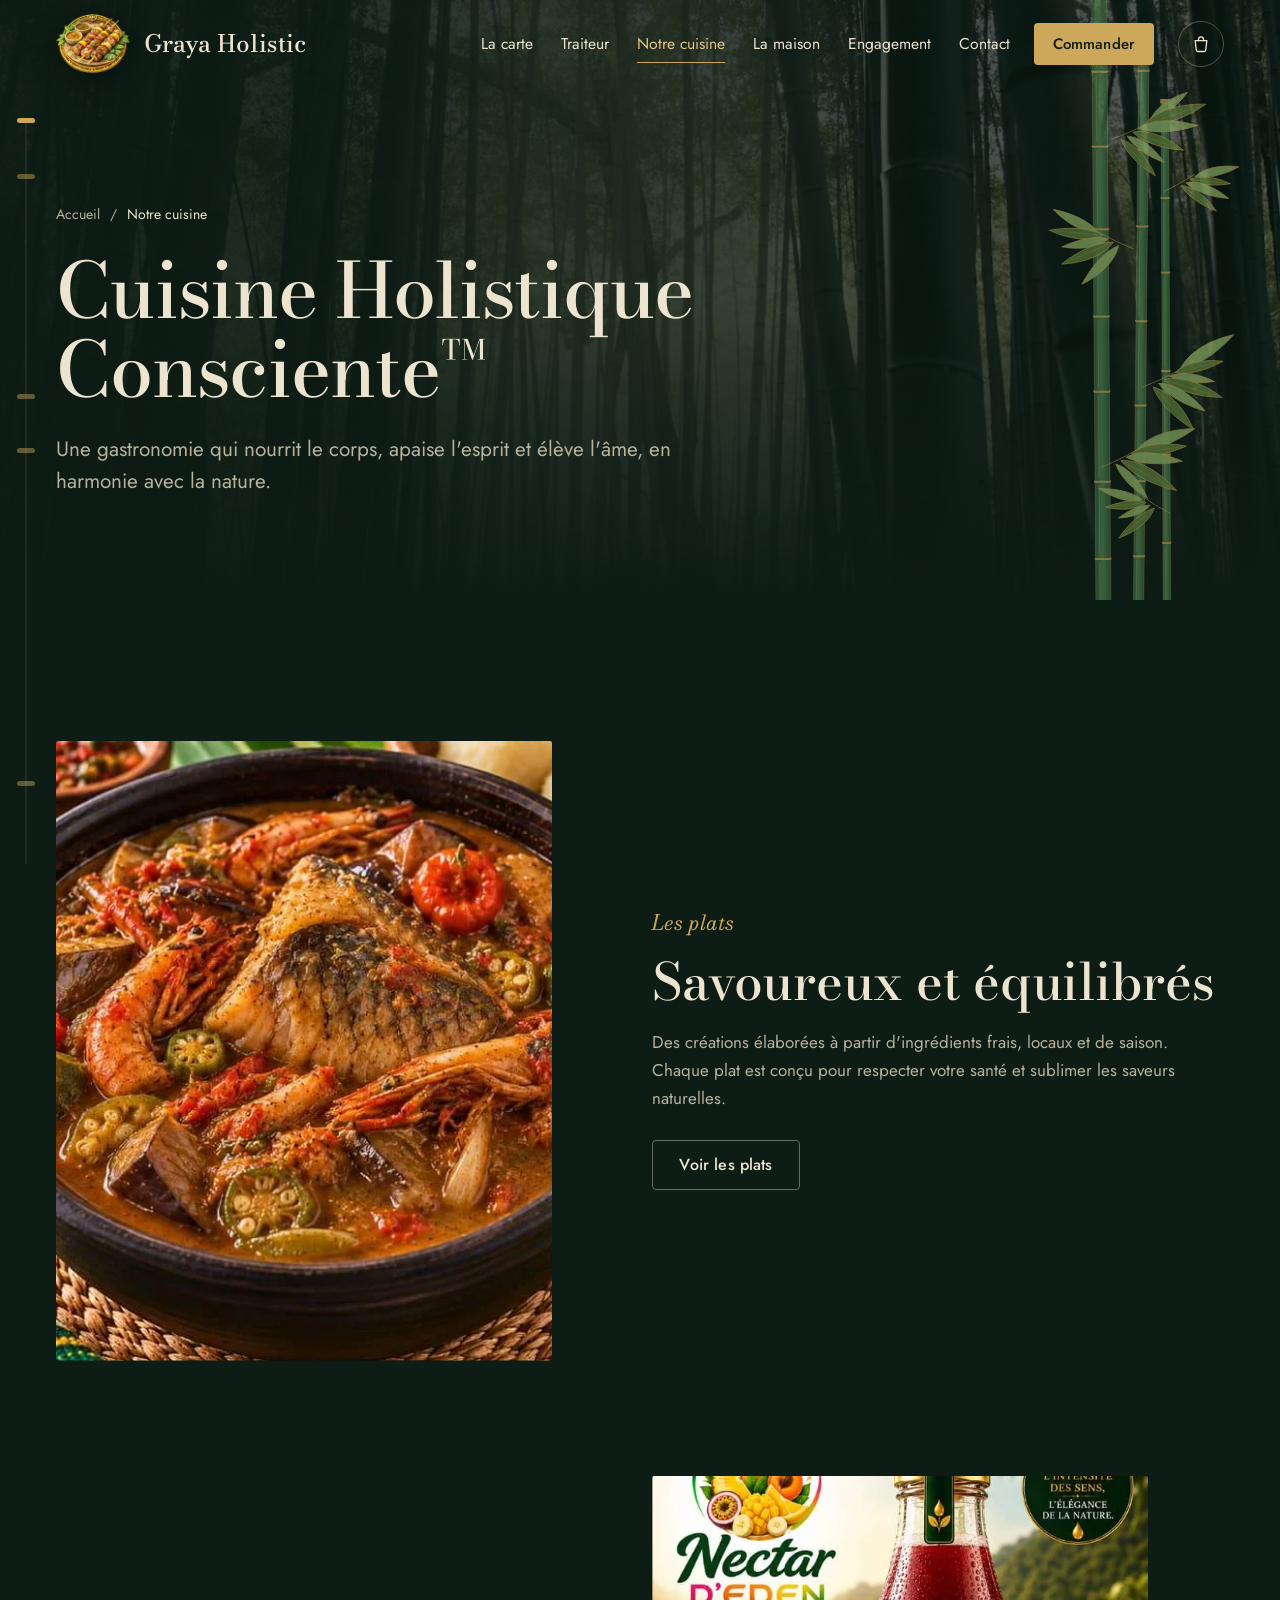
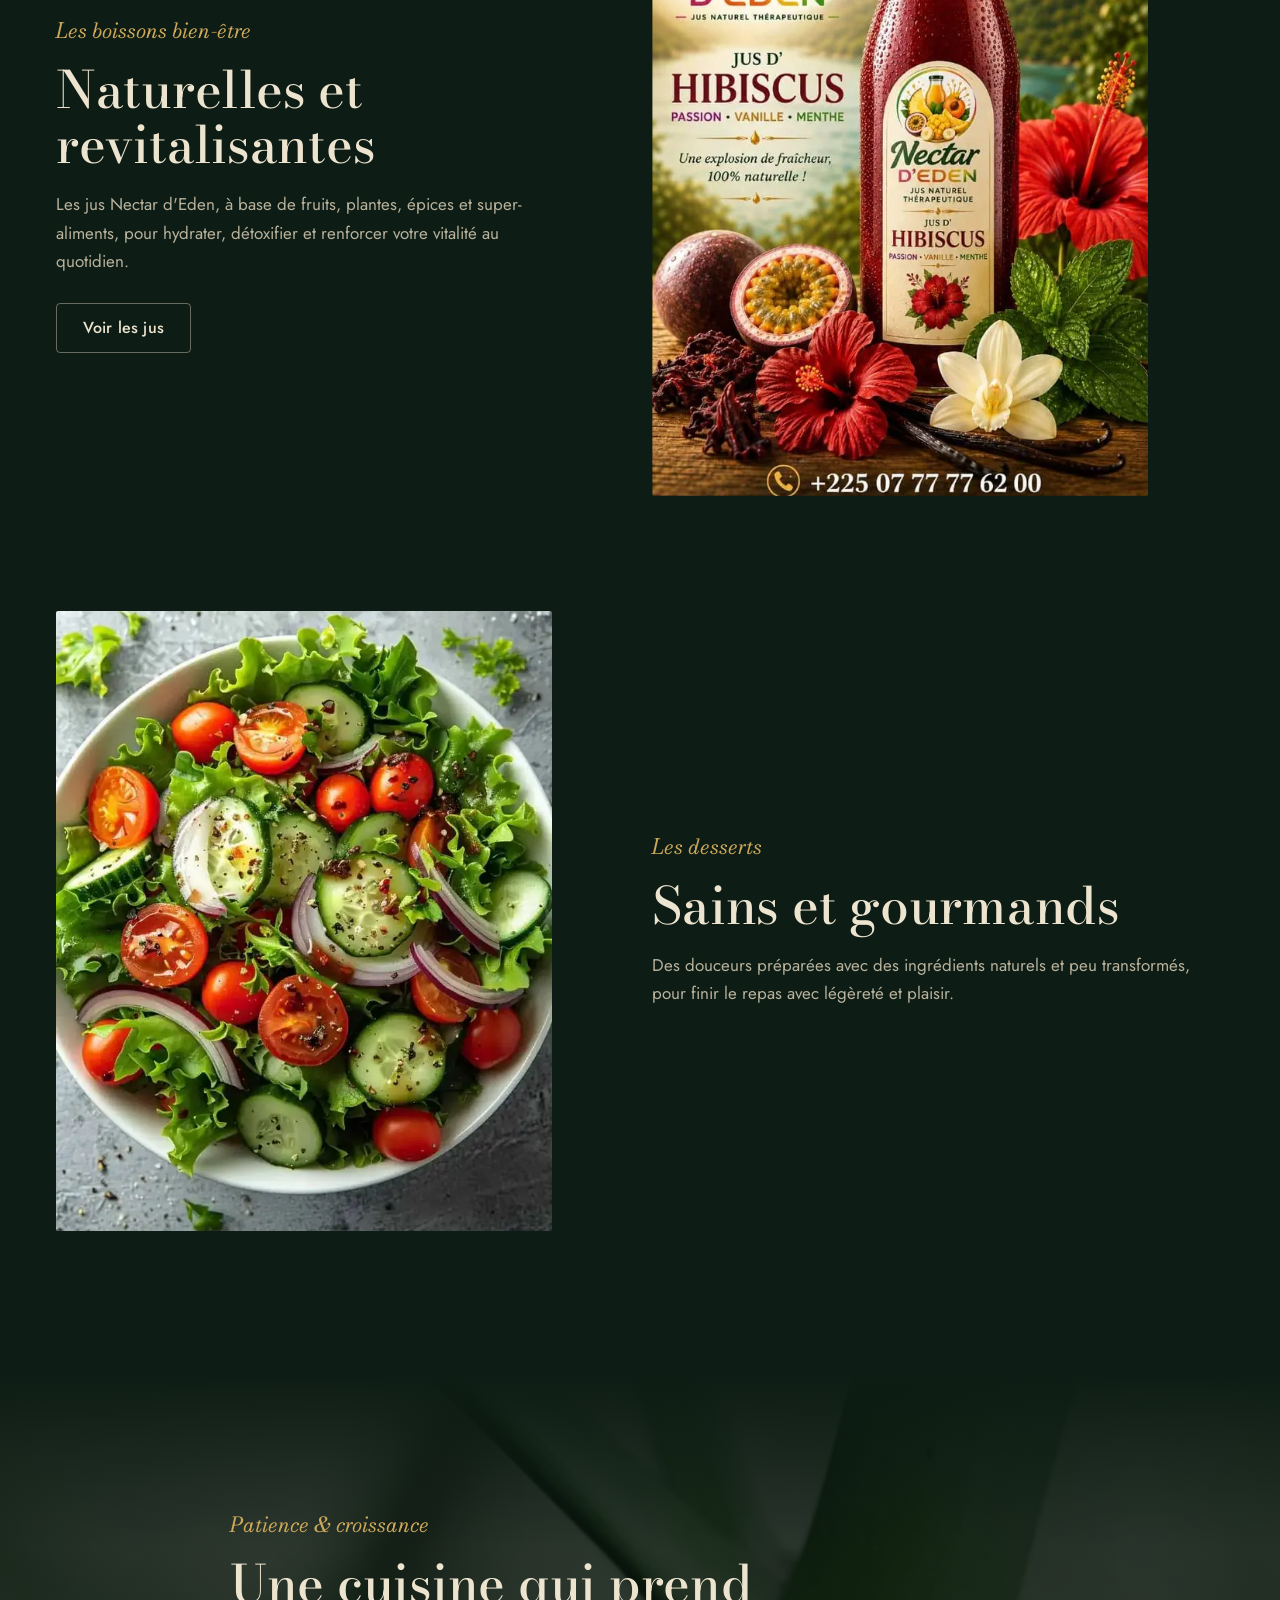
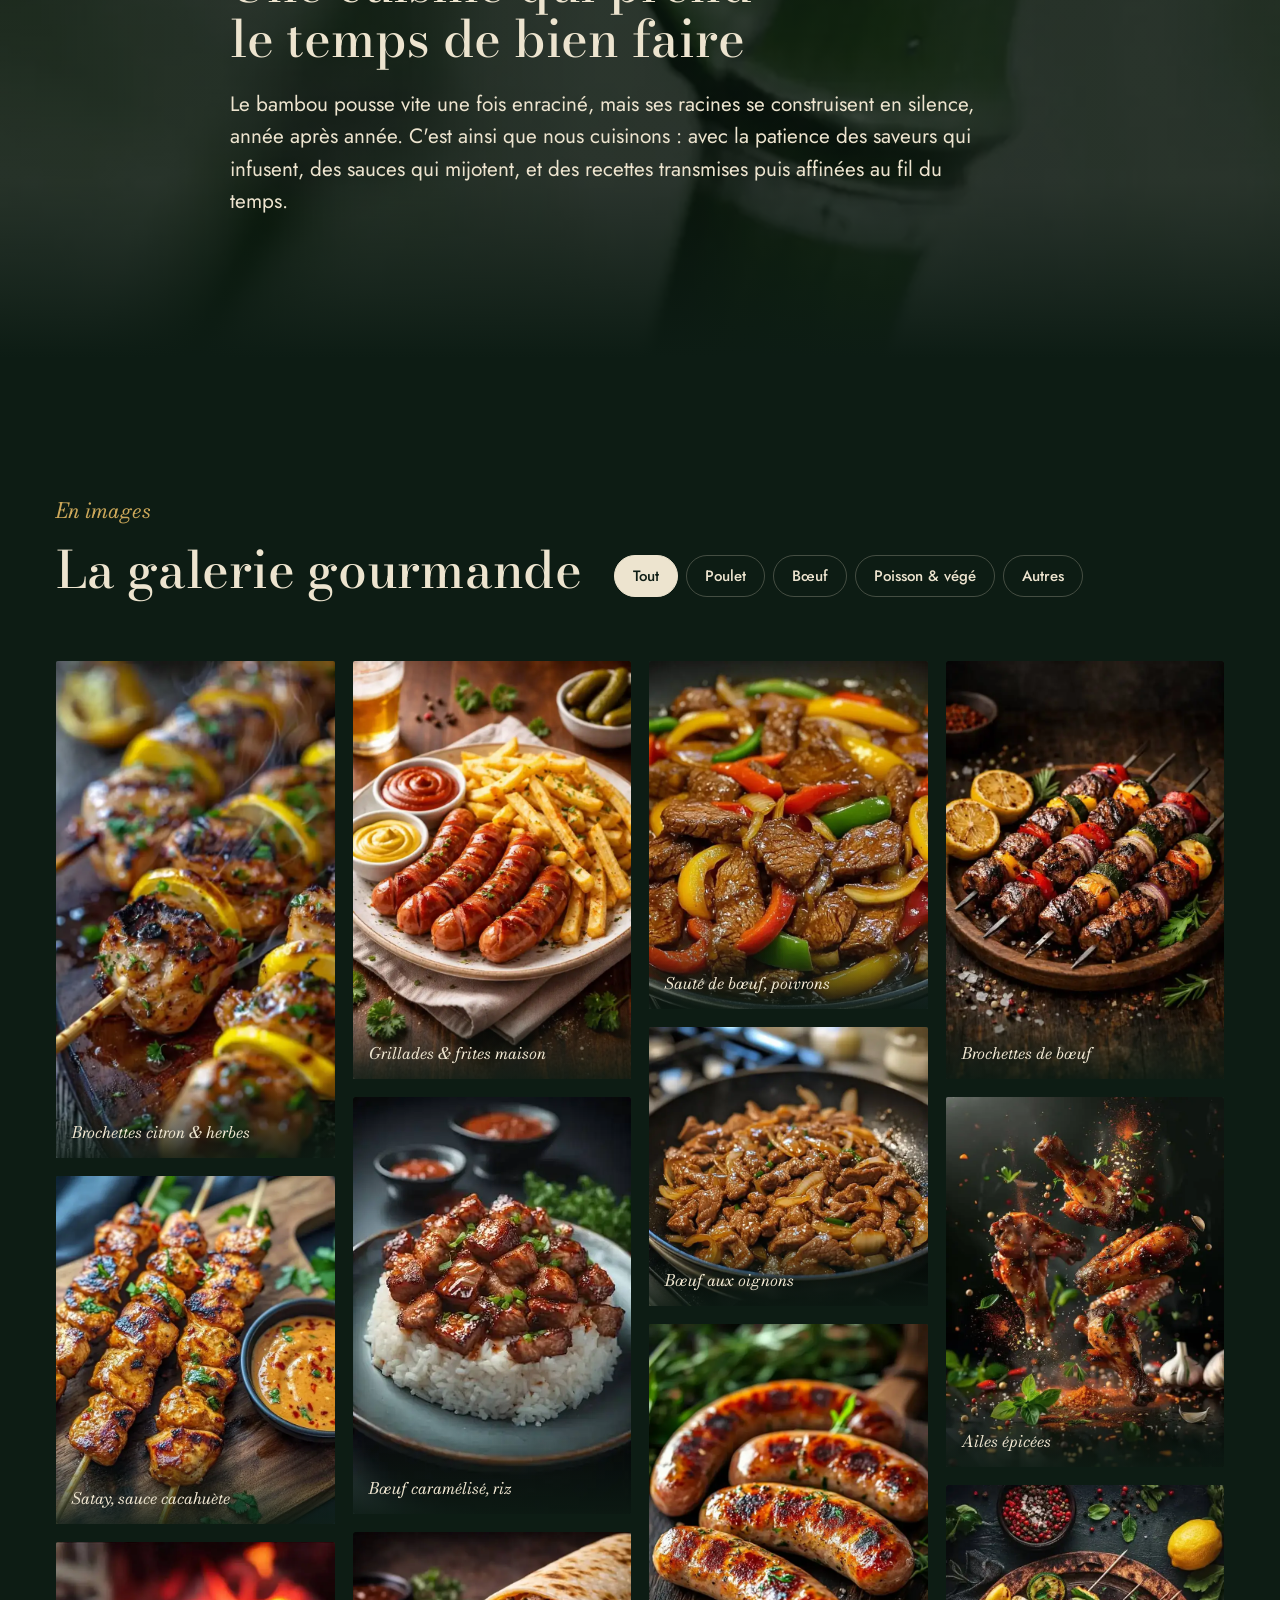
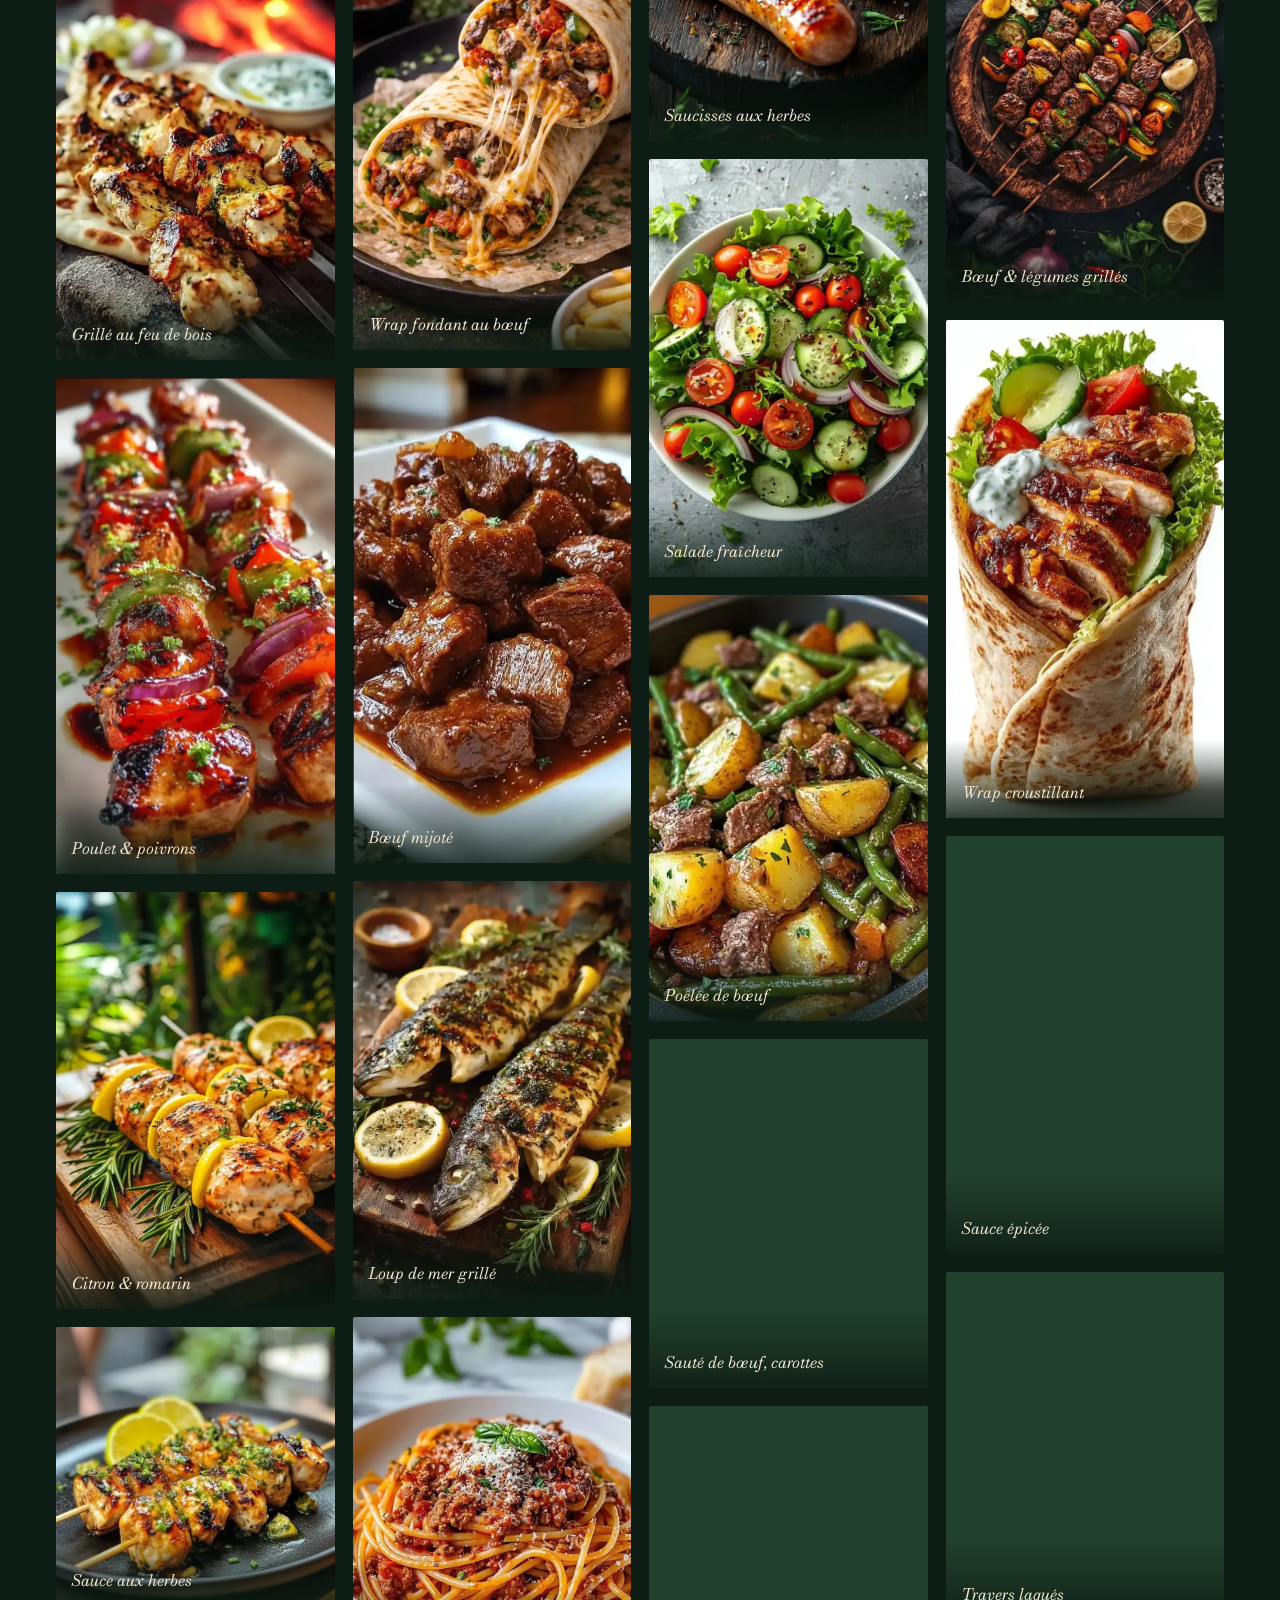
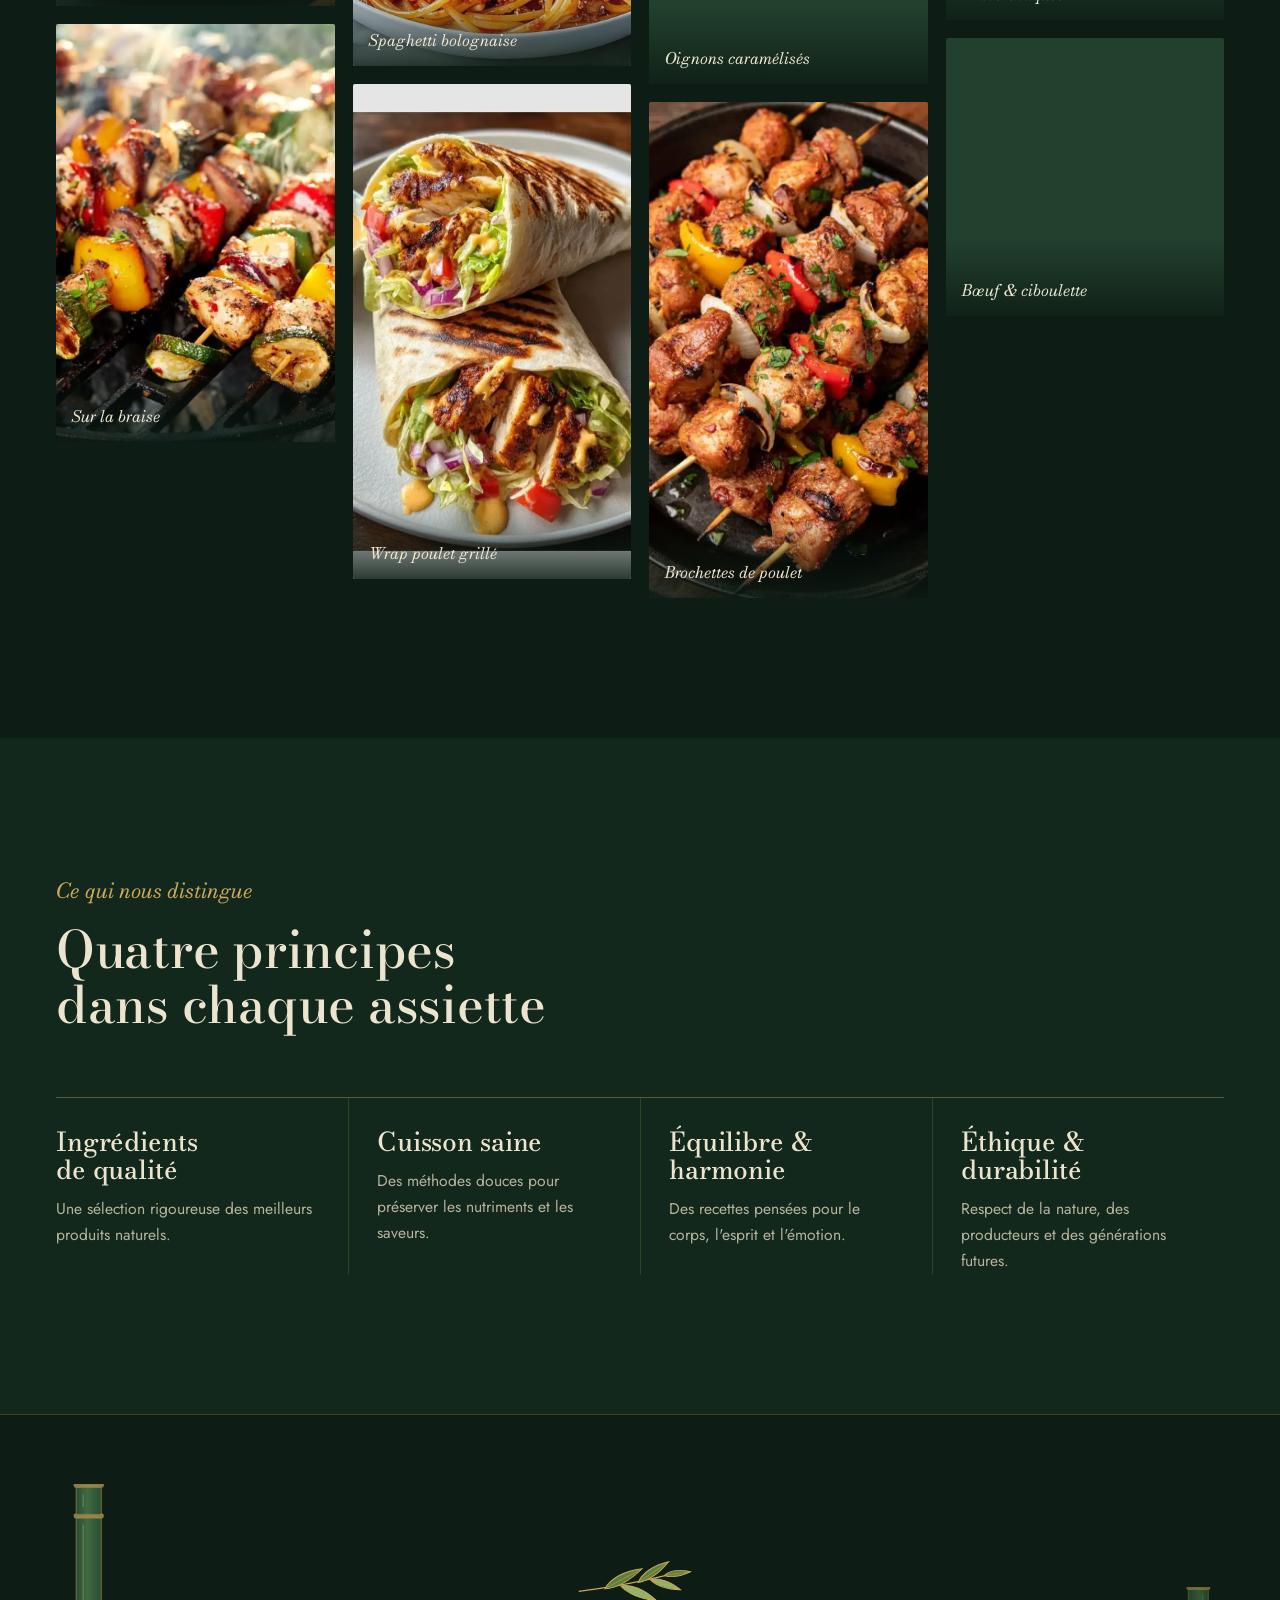
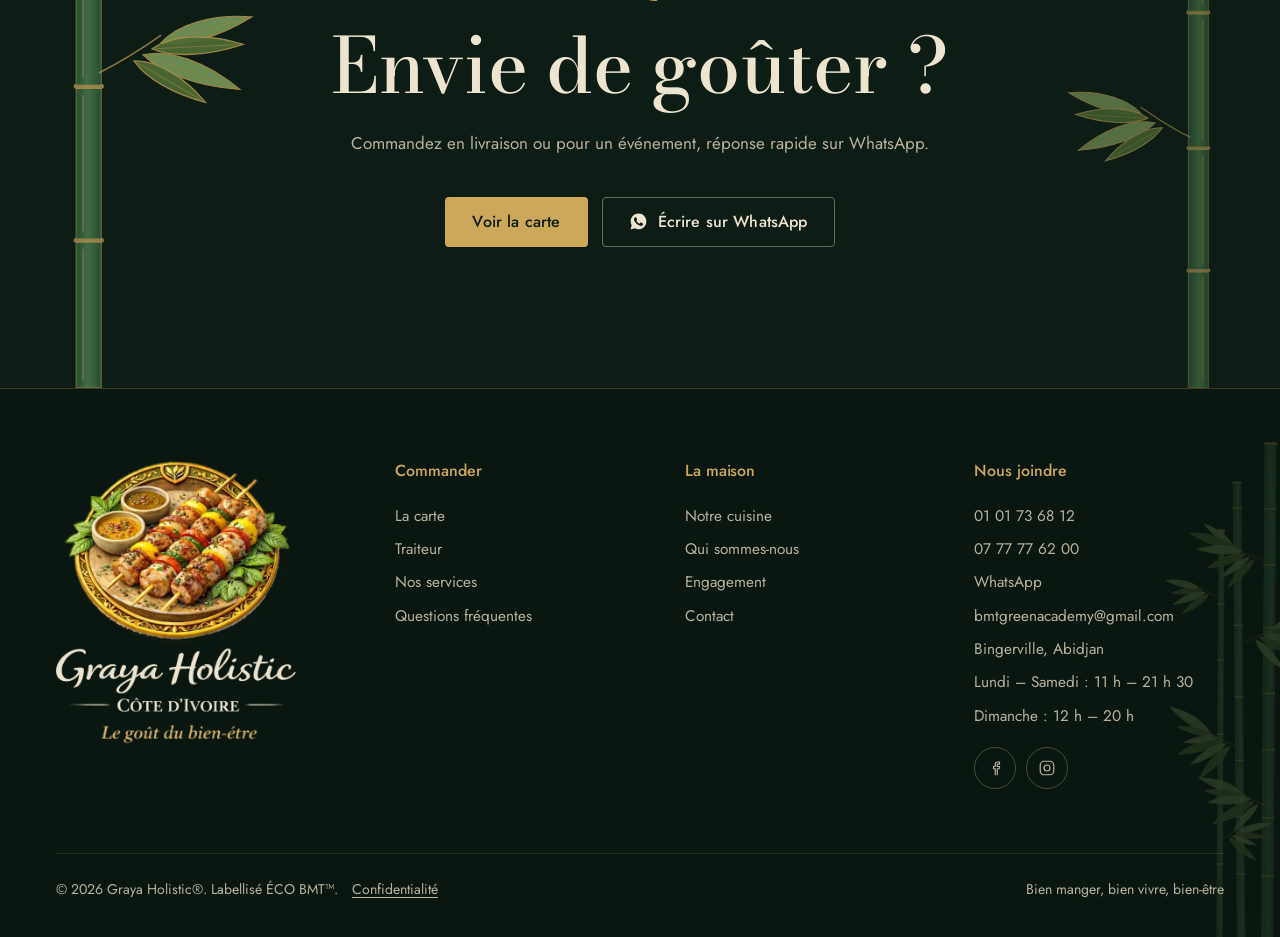
<file: notre-cuisine.html>
<!DOCTYPE html>
<html lang="fr">
<head>
<meta charset="UTF-8">
<script>document.documentElement.classList.add('js')</script>
<meta name="viewport" content="width=device-width, initial-scale=1, viewport-fit=cover">
<title>Cuisine holistique : plats, jus et desserts | Graya Holistic</title>
<meta name="description" content="Cuisine Holistique Consciente™ : des plats équilibrés, des jus bien-être Nectar d&#x27;Eden et des desserts sains, préparés avec des ingrédients locaux.">
<link rel="canonical" href="https://xtruck149.github.io/GrayaHolistic/notre-cuisine.html">
<meta name="theme-color" content="#0D1C14">
<link rel="icon" href="assets/img/favicon.ico" sizes="any">
<link rel="icon" href="assets/img/favicon-32.png" type="image/png" sizes="32x32">
<link rel="apple-touch-icon" href="assets/img/apple-touch-icon.png">
<link rel="manifest" href="assets/site.webmanifest">
<meta property="og:type" content="website">
<meta property="og:locale" content="fr_CI">
<meta property="og:site_name" content="Graya Holistic">
<meta property="og:title" content="Cuisine holistique : plats, jus et desserts | Graya Holistic">
<meta property="og:description" content="Cuisine Holistique Consciente™ : des plats équilibrés, des jus bien-être Nectar d&#x27;Eden et des desserts sains, préparés avec des ingrédients locaux.">
<meta property="og:url" content="https://xtruck149.github.io/GrayaHolistic/notre-cuisine.html">
<meta property="og:image" content="https://xtruck149.github.io/GrayaHolistic/assets/img/og-image.jpg">
<meta property="og:image:width" content="1200">
<meta property="og:image:height" content="630">
<meta property="og:image:alt" content="Graya Holistic, Côte d'Ivoire : brochettes grillées sur un plateau doré, dans une bambouseraie">
<meta name="twitter:card" content="summary_large_image">
<meta name="twitter:title" content="Cuisine holistique : plats, jus et desserts | Graya Holistic">
<meta name="twitter:description" content="Cuisine Holistique Consciente™ : des plats équilibrés, des jus bien-être Nectar d&#x27;Eden et des desserts sains, préparés avec des ingrédients locaux.">
<link rel="preload" href="assets/fonts/bodoni-moda-latin-opsz-normal.woff2" as="font" type="font/woff2" crossorigin>
<link rel="preload" href="assets/fonts/jost-latin-400-normal.woff2" as="font" type="font/woff2" crossorigin>
<link rel="preload" as="image" imagesrcset="assets/img/bamboo/bamboo-sunlit-path-720.webp 720w, assets/img/bamboo/bamboo-sunlit-path-1400.webp 1200w" imagesizes="100vw" type="image/webp" fetchpriority="high">
<link rel="stylesheet" href="assets/css/style.css?v=bbb23d6a">
<script type="application/ld+json">{"@context": "https://schema.org", "@type": "BreadcrumbList", "itemListElement": [{"@type": "ListItem", "position": 1, "name": "Accueil", "item": "https://xtruck149.github.io/GrayaHolistic/"}, {"@type": "ListItem", "position": 2, "name": "Notre cuisine", "item": "https://xtruck149.github.io/GrayaHolistic/notre-cuisine.html"}]}</script>
</head>
<body>
<a href="#main" class="skip-link">Aller au contenu</a>
<header class="site-header">
  <div class="shell header-row">
    <a href="index.html" class="brand" aria-label="Graya Holistic, accueil">
      <picture><source srcset="assets/img/logo-plate-160.webp" type="image/webp"><img src="assets/img/logo-plate-160.png" alt="" width="160" height="128"></picture>
      <span>Graya Holistic</span>
    </a>
    <nav class="nav" id="site-nav" aria-label="Navigation principale"><a href="menu.html">La carte</a><a href="traiteur.html">Traiteur</a><a href="notre-cuisine.html" aria-current="page">Notre cuisine</a><a href="a-propos.html">La maison</a><a href="engagement.html">Engagement</a><a href="contact.html">Contact</a></nav>
    <a href="menu.html" class="btn btn--gold btn--sm header-cta">Commander</a>
    <button type="button" class="cart-btn" data-cart-open aria-label="Ouvrir le panier"><svg viewBox="0 0 24 24" fill="none" stroke="currentColor" stroke-width="1.6" stroke-linecap="round" stroke-linejoin="round" aria-hidden="true"><path d="M5 8h14l-1.3 11.2a2 2 0 0 1-2 1.8H8.3a2 2 0 0 1-2-1.8L5 8Z"/><path d="M9 8V6.5a3 3 0 0 1 6 0V8"/></svg><span class="cart-count" data-cart-count hidden>0</span></button>
    <button type="button" class="burger" aria-label="Ouvrir le menu" aria-expanded="false" aria-controls="site-nav"><svg viewBox="0 0 24 24" fill="none" stroke="currentColor" stroke-width="1.6" stroke-linecap="round" aria-hidden="true"><path d="M4 8h16M4 16h16"/></svg></button>
  </div>
</header>
<main id="main">
<section class="page-hero" data-stalk="Notre cuisine">
  <div class="page-hero-bg" data-parallax><picture><source srcset="assets/img/bamboo/bamboo-sunlit-path-720.webp 720w, assets/img/bamboo/bamboo-sunlit-path-1400.webp 1200w" sizes="100vw" type="image/webp"><img src="assets/img/bamboo/bamboo-sunlit-path.jpg" alt="" width="1200" height="1800" fetchpriority="high"></picture></div>
  <img class="deco deco--hero-l" src="assets/img/deco/bamboo-grove.svg" alt="" aria-hidden="true">
  <div class="shell">
    <nav class="crumbs" aria-label="Fil d'Ariane"><a href="index.html">Accueil</a><span aria-hidden="true">/</span><span aria-current="page">Notre cuisine</span></nav>
    <h1>Cuisine Holistique Consciente™</h1>
    <p class="lead">Une gastronomie qui nourrit le corps, apaise l'esprit et élève l'âme, en harmonie avec la nature.</p>
  </div>
</section>


<section class="band" data-stalk="Nos créations">
  <div class="shell">
    <div class="rows">
      <article class="row">
        <div class="row-media" data-unveil><picture><source srcset="assets/img/plats/soupe-du-pecheur.webp" type="image/webp"><img src="assets/img/plats/soupe-du-pecheur.jpg" alt="La Soupe du Pêcheur" width="640" height="640" loading="lazy" decoding="async"></picture></div>
        <div><p class="kicker">Les plats</p><h2>Savoureux et équilibrés</h2><p>Des créations élaborées à partir d'ingrédients frais, locaux et de saison. Chaque plat est conçu pour respecter votre santé et sublimer les saveurs naturelles.</p><a href="menu.html" class="btn btn--ghost mt-lg">Voir les plats</a></div>
      </article>
      <article class="row row--flip">
        <div class="row-media" data-unveil><picture><source srcset="assets/img/plats/jus-hibiscus.webp" type="image/webp"><img src="assets/img/plats/jus-hibiscus.jpg" alt="Jus d’Hibiscus Nectar d’Eden" width="640" height="800" loading="lazy" decoding="async"></picture></div>
        <div><p class="kicker">Les boissons bien-être</p><h2>Naturelles et revitalisantes</h2><p>Les jus Nectar d'Eden, à base de fruits, plantes, épices et super-aliments, pour hydrater, détoxifier et renforcer votre vitalité au quotidien.</p><a href="menu.html#jus" class="btn btn--ghost mt-lg">Voir les jus</a></div>
      </article>
      <article class="row">
        <div class="row-media" data-unveil><picture><source srcset="assets/img/gallery/plat-18.webp" type="image/webp"><img src="assets/img/gallery/plat-18.jpg" alt="Salade fraîcheur, tomates cerises et concombre" width="605" height="1080" loading="lazy" decoding="async"></picture></div>
        <div><p class="kicker">Les desserts</p><h2>Sains et gourmands</h2><p>Des douceurs préparées avec des ingrédients naturels et peu transformés, pour finir le repas avec légèreté et plaisir.</p></div>
      </article>
    </div>
  </div>
</section>

<section class="band band--photo" data-stalk="Patience">
  <div class="photo" data-parallax><picture><source srcset="assets/img/bamboo/bamboo-stalks-vivid-720.webp 720w, assets/img/bamboo/bamboo-stalks-vivid-1400.webp 1000w" sizes="100vw" type="image/webp"><img src="assets/img/bamboo/bamboo-stalks-vivid.jpg" alt="" width="1000" height="1503" loading="lazy" decoding="async"></picture></div>
  <div class="shell narrow">
    <p class="kicker">Patience &amp; croissance</p>
    <h2>Une cuisine qui prend le temps de bien faire</h2>
    <p class="lead">Le bambou pousse vite une fois enraciné, mais ses racines se construisent en silence, année après année. C'est ainsi que nous cuisinons : avec la patience des saveurs qui infusent, des sauces qui mijotent, et des recettes transmises puis affinées au fil du temps.</p>
  </div>
</section>

<section class="band" id="galerie" data-stalk="Galerie">
  <div class="shell">
    <div class="section-head"><div><p class="kicker">En images</p><h2>La galerie gourmande</h2></div>
      <div class="chips" role="group" aria-label="Filtrer la galerie" data-gallery-filters>
        <button type="button" class="chip" data-gfilter="all" aria-pressed="true">Tout</button><button type="button" class="chip" data-gfilter="poulet" aria-pressed="false">Poulet</button><button type="button" class="chip" data-gfilter="boeuf" aria-pressed="false">Bœuf</button><button type="button" class="chip" data-gfilter="poisson-vege" aria-pressed="false">Poisson &amp; végé</button><button type="button" class="chip" data-gfilter="autres" aria-pressed="false">Autres</button>
      </div></div>
    <div class="gallery" data-gallery><figure class="gallery-card" data-category="poulet"><a class="gallery-link" href="assets/img/gallery/plat-01.jpg" aria-label="Agrandir : Brochettes citron &amp; herbes"><picture><source srcset="assets/img/gallery/plat-01.webp" type="image/webp"><img src="assets/img/gallery/plat-01.jpg" alt="Brochettes de poulet grillées, citron et persil" width="605" height="1080" loading="lazy" decoding="async"></picture></a><figcaption>Brochettes citron &amp; herbes</figcaption></figure><figure class="gallery-card" data-category="poulet"><a class="gallery-link" href="assets/img/gallery/plat-02.jpg" aria-label="Agrandir : Satay, sauce cacahuète"><picture><source srcset="assets/img/gallery/plat-02.webp" type="image/webp"><img src="assets/img/gallery/plat-02.jpg" alt="Brochettes satay, sauce cacahuète épicée" width="736" height="920" loading="lazy" decoding="async"></picture></a><figcaption>Satay, sauce cacahuète</figcaption></figure><figure class="gallery-card" data-category="poulet"><a class="gallery-link" href="assets/img/gallery/plat-03.jpg" aria-label="Agrandir : Grillé au feu de bois"><picture><source srcset="assets/img/gallery/plat-03.webp" type="image/webp"><img src="assets/img/gallery/plat-03.jpg" alt="Brochettes de poulet grillées au feu de bois, pain naan et sauce tzatziki" width="719" height="1079" loading="lazy" decoding="async"></picture></a><figcaption>Grillé au feu de bois</figcaption></figure><figure class="gallery-card" data-category="poulet"><a class="gallery-link" href="assets/img/gallery/plat-04.jpg" aria-label="Agrandir : Poulet &amp; poivrons"><picture><source srcset="assets/img/gallery/plat-04.webp" type="image/webp"><img src="assets/img/gallery/plat-04.jpg" alt="Brochettes de poulet, poivrons et oignons rouges, sauce balsamique" width="607" height="1080" loading="lazy" decoding="async"></picture></a><figcaption>Poulet &amp; poivrons</figcaption></figure><figure class="gallery-card" data-category="poulet"><a class="gallery-link" href="assets/img/gallery/plat-05.jpg" aria-label="Agrandir : Citron &amp; romarin"><picture><source srcset="assets/img/gallery/plat-05.webp" type="image/webp"><img src="assets/img/gallery/plat-05.jpg" alt="Brochettes de poulet au citron et romarin" width="736" height="1104" loading="lazy" decoding="async"></picture></a><figcaption>Citron &amp; romarin</figcaption></figure><figure class="gallery-card" data-category="poulet"><a class="gallery-link" href="assets/img/gallery/plat-06.jpg" aria-label="Agrandir : Sauce aux herbes"><picture><source srcset="assets/img/gallery/plat-06.webp" type="image/webp"><img src="assets/img/gallery/plat-06.jpg" alt="Brochettes de poulet grillées, sauce aux herbes fraîches" width="600" height="600" loading="lazy" decoding="async"></picture></a><figcaption>Sauce aux herbes</figcaption></figure><figure class="gallery-card" data-category="autres"><a class="gallery-link" href="assets/img/gallery/plat-07.jpg" aria-label="Agrandir : Sur la braise"><picture><source srcset="assets/img/gallery/plat-07.webp" type="image/webp"><img src="assets/img/gallery/plat-07.jpg" alt="Brochettes mixtes sur la braise, poivrons et courgettes" width="719" height="1079" loading="lazy" decoding="async"></picture></a><figcaption>Sur la braise</figcaption></figure><figure class="gallery-card" data-category="autres"><a class="gallery-link" href="assets/img/gallery/plat-08.jpg" aria-label="Agrandir : Grillades &amp; frites maison"><picture><source srcset="assets/img/gallery/plat-08.webp" type="image/webp"><img src="assets/img/gallery/plat-08.jpg" alt="Saucisses grillées, frites maison et condiments" width="736" height="1104" loading="lazy" decoding="async"></picture></a><figcaption>Grillades &amp; frites maison</figcaption></figure><figure class="gallery-card" data-category="boeuf"><a class="gallery-link" href="assets/img/gallery/plat-09.jpg" aria-label="Agrandir : Bœuf caramélisé, riz"><picture><source srcset="assets/img/gallery/plat-09.webp" type="image/webp"><img src="assets/img/gallery/plat-09.jpg" alt="Émincé de bœuf caramélisé servi sur riz" width="512" height="768" loading="lazy" decoding="async"></picture></a><figcaption>Bœuf caramélisé, riz</figcaption></figure><figure class="gallery-card" data-category="boeuf"><a class="gallery-link" href="assets/img/gallery/plat-10.jpg" aria-label="Agrandir : Wrap fondant au bœuf"><picture><source srcset="assets/img/gallery/plat-10.webp" type="image/webp"><img src="assets/img/gallery/plat-10.jpg" alt="Wrap fondant au bœuf grillé et fromage" width="719" height="1079" loading="lazy" decoding="async"></picture></a><figcaption>Wrap fondant au bœuf</figcaption></figure><figure class="gallery-card" data-category="boeuf"><a class="gallery-link" href="assets/img/gallery/plat-11.jpg" aria-label="Agrandir : Bœuf mijoté"><picture><source srcset="assets/img/gallery/plat-11.webp" type="image/webp"><img src="assets/img/gallery/plat-11.jpg" alt="Bœuf mijoté en sauce" width="675" height="1200" loading="lazy" decoding="async"></picture></a><figcaption>Bœuf mijoté</figcaption></figure><figure class="gallery-card" data-category="poisson-vege"><a class="gallery-link" href="assets/img/gallery/plat-12.jpg" aria-label="Agrandir : Loup de mer grillé"><picture><source srcset="assets/img/gallery/plat-12.webp" type="image/webp"><img src="assets/img/gallery/plat-12.jpg" alt="Loup de mer entier grillé, citron et romarin" width="719" height="1079" loading="lazy" decoding="async"></picture></a><figcaption>Loup de mer grillé</figcaption></figure><figure class="gallery-card" data-category="autres"><a class="gallery-link" href="assets/img/gallery/plat-13.jpg" aria-label="Agrandir : Spaghetti bolognaise"><picture><source srcset="assets/img/gallery/plat-13.webp" type="image/webp"><img src="assets/img/gallery/plat-13.jpg" alt="Spaghetti bolognaise, parmesan frais et basilic" width="736" height="920" loading="lazy" decoding="async"></picture></a><figcaption>Spaghetti bolognaise</figcaption></figure><figure class="gallery-card" data-category="poulet"><a class="gallery-link" href="assets/img/gallery/plat-14.jpg" aria-label="Agrandir : Wrap poulet grillé"><picture><source srcset="assets/img/gallery/plat-14.webp" type="image/webp"><img src="assets/img/gallery/plat-14.jpg" alt="Wrap de poulet grillé, sauce épicée" width="675" height="1200" loading="lazy" decoding="async"></picture></a><figcaption>Wrap poulet grillé</figcaption></figure><figure class="gallery-card" data-category="boeuf"><a class="gallery-link" href="assets/img/gallery/plat-15.jpg" aria-label="Agrandir : Sauté de bœuf, poivrons"><picture><source srcset="assets/img/gallery/plat-15.webp" type="image/webp"><img src="assets/img/gallery/plat-15.jpg" alt="Sauté de bœuf, poivrons tricolores" width="736" height="920" loading="lazy" decoding="async"></picture></a><figcaption>Sauté de bœuf, poivrons</figcaption></figure><figure class="gallery-card" data-category="boeuf"><a class="gallery-link" href="assets/img/gallery/plat-16.jpg" aria-label="Agrandir : Bœuf aux oignons"><picture><source srcset="assets/img/gallery/plat-16.webp" type="image/webp"><img src="assets/img/gallery/plat-16.jpg" alt="Émincé de bœuf aux oignons" width="736" height="736" loading="lazy" decoding="async"></picture></a><figcaption>Bœuf aux oignons</figcaption></figure><figure class="gallery-card" data-category="autres"><a class="gallery-link" href="assets/img/gallery/plat-17.jpg" aria-label="Agrandir : Saucisses aux herbes"><picture><source srcset="assets/img/gallery/plat-17.webp" type="image/webp"><img src="assets/img/gallery/plat-17.jpg" alt="Saucisses grillées aux herbes" width="736" height="1104" loading="lazy" decoding="async"></picture></a><figcaption>Saucisses aux herbes</figcaption></figure><figure class="gallery-card" data-category="poisson-vege"><a class="gallery-link" href="assets/img/gallery/plat-18.jpg" aria-label="Agrandir : Salade fraîcheur"><picture><source srcset="assets/img/gallery/plat-18.webp" type="image/webp"><img src="assets/img/gallery/plat-18.jpg" alt="Salade fraîcheur, tomates cerises et concombre" width="736" height="1104" loading="lazy" decoding="async"></picture></a><figcaption>Salade fraîcheur</figcaption></figure><figure class="gallery-card" data-category="boeuf"><a class="gallery-link" href="assets/img/gallery/plat-20.jpg" aria-label="Agrandir : Poêlée de bœuf"><picture><source srcset="assets/img/gallery/plat-20.webp" type="image/webp"><img src="assets/img/gallery/plat-20.jpg" alt="Poêlée de bœuf, pommes de terre et haricots verts" width="401" height="614" loading="lazy" decoding="async"></picture></a><figcaption>Poêlée de bœuf</figcaption></figure><figure class="gallery-card" data-category="boeuf"><a class="gallery-link" href="assets/img/gallery/plat-22.jpg" aria-label="Agrandir : Sauté de bœuf, carottes"><picture><source srcset="assets/img/gallery/plat-22.webp" type="image/webp"><img src="assets/img/gallery/plat-22.jpg" alt="Sauté de bœuf, poivrons et carottes" width="600" height="750" loading="lazy" decoding="async"></picture></a><figcaption>Sauté de bœuf, carottes</figcaption></figure><figure class="gallery-card" data-category="boeuf"><a class="gallery-link" href="assets/img/gallery/plat-23.jpg" aria-label="Agrandir : Oignons caramélisés"><picture><source srcset="assets/img/gallery/plat-23.webp" type="image/webp"><img src="assets/img/gallery/plat-23.jpg" alt="Émincé de bœuf aux oignons caramélisés" width="736" height="736" loading="lazy" decoding="async"></picture></a><figcaption>Oignons caramélisés</figcaption></figure><figure class="gallery-card" data-category="poulet"><a class="gallery-link" href="assets/img/gallery/plat-24.jpg" aria-label="Agrandir : Brochettes de poulet"><picture><source srcset="assets/img/gallery/plat-24.webp" type="image/webp"><img src="assets/img/gallery/plat-24.jpg" alt="Brochettes de poulet grillées, poivrons et oignons" width="607" height="1080" loading="lazy" decoding="async"></picture></a><figcaption>Brochettes de poulet</figcaption></figure><figure class="gallery-card" data-category="boeuf"><a class="gallery-link" href="assets/img/gallery/plat-25.jpg" aria-label="Agrandir : Brochettes de bœuf"><picture><source srcset="assets/img/gallery/plat-25.webp" type="image/webp"><img src="assets/img/gallery/plat-25.jpg" alt="Brochettes de bœuf grillées, citron rôti et romarin" width="719" height="1079" loading="lazy" decoding="async"></picture></a><figcaption>Brochettes de bœuf</figcaption></figure><figure class="gallery-card" data-category="poulet"><a class="gallery-link" href="assets/img/gallery/plat-26.jpg" aria-label="Agrandir : Ailes épicées"><picture><source srcset="assets/img/gallery/plat-26.webp" type="image/webp"><img src="assets/img/gallery/plat-26.jpg" alt="Ailes de poulet grillées, épices envolées" width="736" height="977" loading="lazy" decoding="async"></picture></a><figcaption>Ailes épicées</figcaption></figure><figure class="gallery-card" data-category="boeuf"><a class="gallery-link" href="assets/img/gallery/plat-27.jpg" aria-label="Agrandir : Bœuf &amp; légumes grillés"><picture><source srcset="assets/img/gallery/plat-27.webp" type="image/webp"><img src="assets/img/gallery/plat-27.jpg" alt="Brochettes de bœuf et légumes grillés" width="719" height="1079" loading="lazy" decoding="async"></picture></a><figcaption>Bœuf &amp; légumes grillés</figcaption></figure><figure class="gallery-card" data-category="poulet"><a class="gallery-link" href="assets/img/gallery/plat-28.jpg" aria-label="Agrandir : Wrap croustillant"><picture><source srcset="assets/img/gallery/plat-28.webp" type="image/webp"><img src="assets/img/gallery/plat-28.jpg" alt="Wrap de poulet croustillant, sauce fraîche" width="605" height="1080" loading="lazy" decoding="async"></picture></a><figcaption>Wrap croustillant</figcaption></figure><figure class="gallery-card" data-category="poulet"><a class="gallery-link" href="assets/img/gallery/plat-30.jpg" aria-label="Agrandir : Sauce épicée"><picture><source srcset="assets/img/gallery/plat-30.webp" type="image/webp"><img src="assets/img/gallery/plat-30.jpg" alt="Brochettes de poulet grillées, sauce épicée et concombre" width="719" height="1079" loading="lazy" decoding="async"></picture></a><figcaption>Sauce épicée</figcaption></figure><figure class="gallery-card" data-category="autres"><a class="gallery-link" href="assets/img/gallery/plat-31.jpg" aria-label="Agrandir : Travers laqués"><picture><source srcset="assets/img/gallery/plat-31.webp" type="image/webp"><img src="assets/img/gallery/plat-31.jpg" alt="Travers de porc laqués, légumes grillés" width="736" height="920" loading="lazy" decoding="async"></picture></a><figcaption>Travers laqués</figcaption></figure><figure class="gallery-card" data-category="boeuf"><a class="gallery-link" href="assets/img/gallery/plat-34.jpg" aria-label="Agrandir : Bœuf &amp; ciboulette"><picture><source srcset="assets/img/gallery/plat-34.webp" type="image/webp"><img src="assets/img/gallery/plat-34.jpg" alt="Brochettes de bœuf grillées, ciboulette fraîche" width="736" height="736" loading="lazy" decoding="async"></picture></a><figcaption>Bœuf &amp; ciboulette</figcaption></figure></div>
  </div>
</section>

<section class="band band--canopee" data-stalk="Nos principes">
  <div class="shell">
    <div class="section-head"><div><p class="kicker">Ce qui nous distingue</p><h2>Quatre principes dans chaque assiette</h2></div></div>
    <ul class="pillars">
      <li><h3>Ingrédients de qualité</h3><p>Une sélection rigoureuse des meilleurs produits naturels.</p></li>
      <li><h3>Cuisson saine</h3><p>Des méthodes douces pour préserver les nutriments et les saveurs.</p></li>
      <li><h3>Équilibre &amp; harmonie</h3><p>Des recettes pensées pour le corps, l'esprit et l'émotion.</p></li>
      <li><h3>Éthique &amp; durabilité</h3><p>Respect de la nature, des producteurs et des générations futures.</p></li>
    </ul>
  </div>
</section>

<section class="band cta">
  <img class="deco deco--cta-l" src="assets/img/deco/bamboo-culm.svg" alt="" aria-hidden="true" loading="lazy">
  <img class="deco deco--cta-r" src="assets/img/deco/bamboo-culm.svg" alt="" aria-hidden="true" loading="lazy">
  <div class="shell">
    <img class="sprig" src="assets/img/deco/bamboo-sprig.svg" alt="" aria-hidden="true" width="160" height="60" loading="lazy">
    <h2>Envie de goûter ?</h2>
    <p>Commandez en livraison ou pour un événement, réponse rapide sur WhatsApp.</p>
    <div class="actions"><a href="menu.html" class="btn btn--gold">Voir la carte</a><a href="https://wa.me/2250101736812?text=Bonjour%20Graya%20Holistic%2C%20j%27ai%20une%20question." class="btn btn--ghost"><svg viewBox="0 0 24 24" fill="currentColor" aria-hidden="true"><path d="M12.04 2C6.58 2 2.13 6.45 2.13 11.91c0 1.75.46 3.39 1.26 4.81L2 22l5.41-1.42a9.87 9.87 0 0 0 4.63 1.18h.01c5.46 0 9.9-4.45 9.9-9.91C21.95 6.45 17.5 2 12.04 2zm5.78 14.03c-.24.68-1.4 1.3-1.93 1.38-.5.08-1.12.11-1.81-.11-.42-.13-.96-.31-1.65-.61-2.9-1.25-4.79-4.17-4.94-4.36-.14-.19-1.18-1.57-1.18-3 0-1.42.75-2.12 1.02-2.41.26-.29.57-.36.76-.36l.55.01c.18.01.41-.07.64.49.24.58.81 2 .88 2.14.07.14.11.31.02.5-.09.19-.14.31-.27.48l-.41.5c-.14.14-.28.29-.12.57.16.28.71 1.17 1.52 1.9 1.05.94 1.93 1.23 2.21 1.37.28.14.44.12.6-.07.16-.19.68-.79.86-1.06.18-.27.36-.22.6-.13.24.09 1.53.72 1.79.85.26.13.43.19.5.3.07.11.07.62-.17 1.3z"/></svg>Écrire sur WhatsApp</a></div>
  </div>
</section>

</main>
<footer class="site-footer">
  <img class="deco deco--footer" src="assets/img/deco/bamboo-grove.svg" alt="" aria-hidden="true" loading="lazy">
  <div class="shell">
    <div class="footer-grid">
      <div class="footer-brand">
        <picture><source srcset="assets/img/logo-lockup.webp" type="image/webp"><img src="assets/img/logo-lockup.png" alt="Graya Holistic, Côte d'Ivoire — Le goût du bien-être" width="548" height="644" loading="lazy"></picture>
      </div>
      <div><h2>Commander</h2><a href="menu.html">La carte</a><a href="traiteur.html">Traiteur</a><a href="services.html">Nos services</a><a href="faq.html">Questions fréquentes</a></div>
      <div><h2>La maison</h2><a href="notre-cuisine.html">Notre cuisine</a><a href="a-propos.html">Qui sommes-nous</a><a href="engagement.html">Engagement</a><a href="contact.html">Contact</a></div>
      <div><h2>Nous joindre</h2><a href="tel:+2250101736812">01 01 73 68 12</a><a href="tel:+2250777776200">07 77 77 62 00</a><a href="https://wa.me/2250101736812?text=Bonjour%20Graya%20Holistic%2C">WhatsApp</a><a href="mailto:bmtgreenacademy@gmail.com">bmtgreenacademy@gmail.com</a><p>Bingerville, Abidjan</p><p>Lundi – Samedi : 11 h – 21 h 30</p><p>Dimanche : 12 h – 20 h</p>
        <div class="social"><a href="https://facebook.com/bmtgreenacademy" aria-label="Facebook" target="_blank" rel="noopener"><svg viewBox="0 0 24 24" fill="none" stroke="currentColor" stroke-width="1.6" stroke-linecap="round" stroke-linejoin="round" aria-hidden="true"><path d="M15 21v-8h2.5l.5-3H15V8.2c0-.9.3-1.5 1.6-1.5H18V4.1C17.7 4 16.8 4 15.8 4c-2.1 0-3.5 1.3-3.5 3.6V10H10v3h2.3v8"/></svg></a><a href="https://instagram.com/bmtgreenacademy" aria-label="Instagram" target="_blank" rel="noopener"><svg viewBox="0 0 24 24" fill="none" stroke="currentColor" stroke-width="1.6" aria-hidden="true"><rect x="3" y="3" width="18" height="18" rx="5"/><circle cx="12" cy="12" r="4"/><circle cx="17.3" cy="6.7" r=".6" fill="currentColor" stroke="none"/></svg></a></div>
      </div>
    </div>
    <div class="footer-bottom"><span>© <span data-year>2026</span> Graya Holistic®. Labellisé ÉCO BMT™. <a href="confidentialite.html">Confidentialité</a></span><span>Bien manger, bien vivre, bien-être</span></div>
  </div>
</footer>
<script src="assets/js/data.js?v=bbb23d6a" defer></script>
<script src="assets/js/main.js?v=bbb23d6a" defer></script>
</body>
</html>
</file>
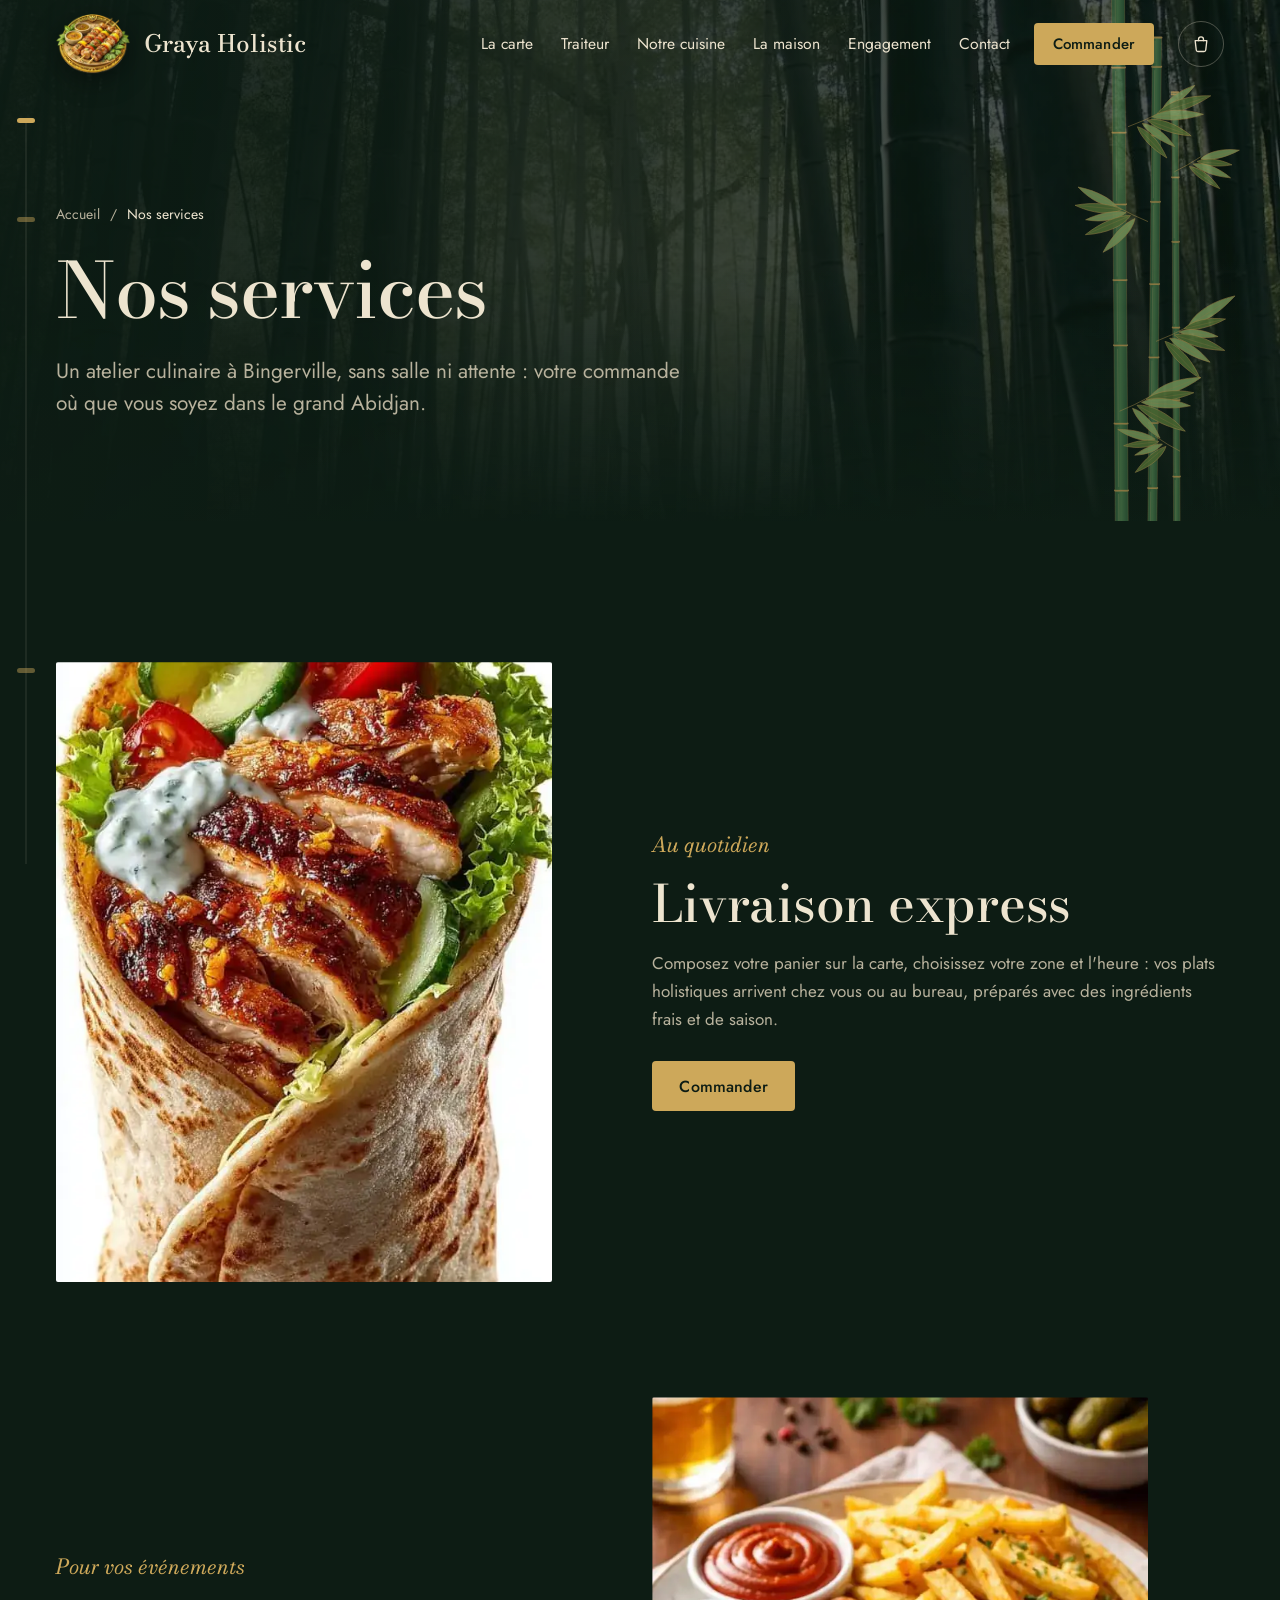
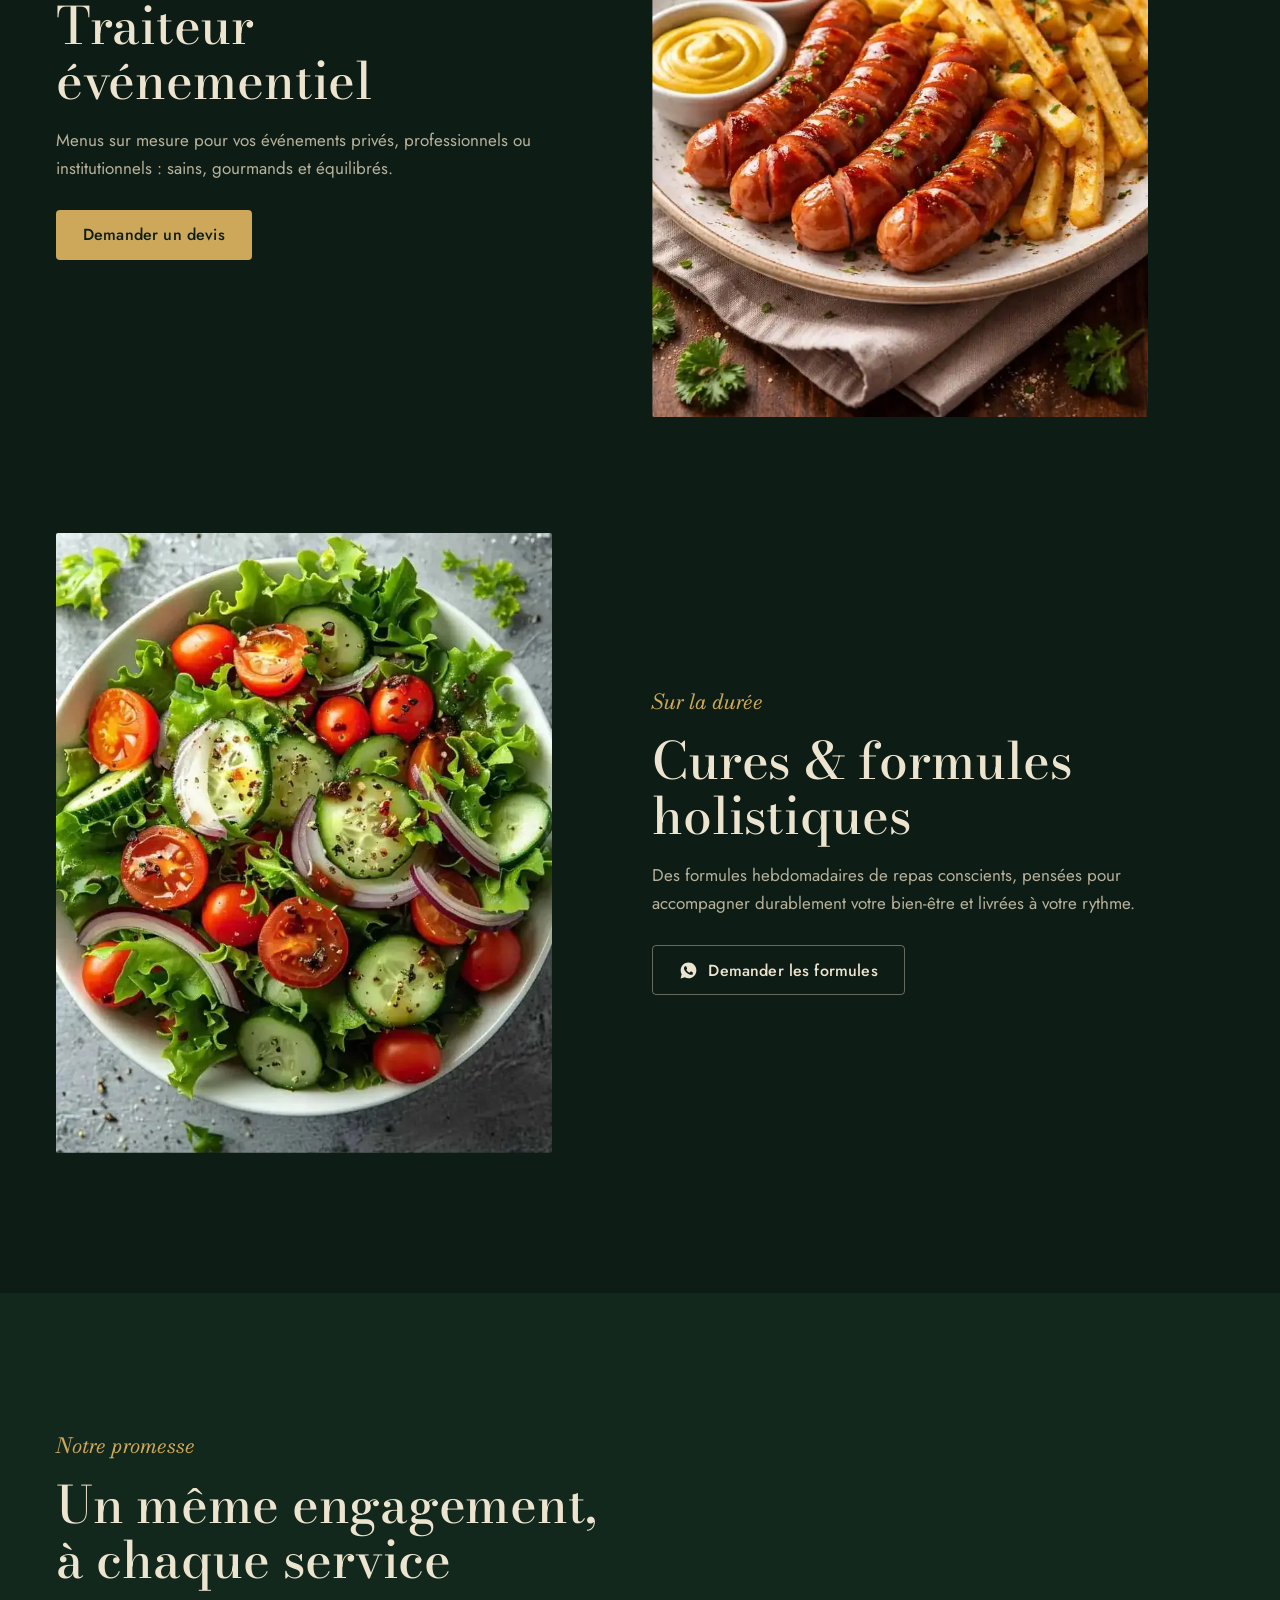
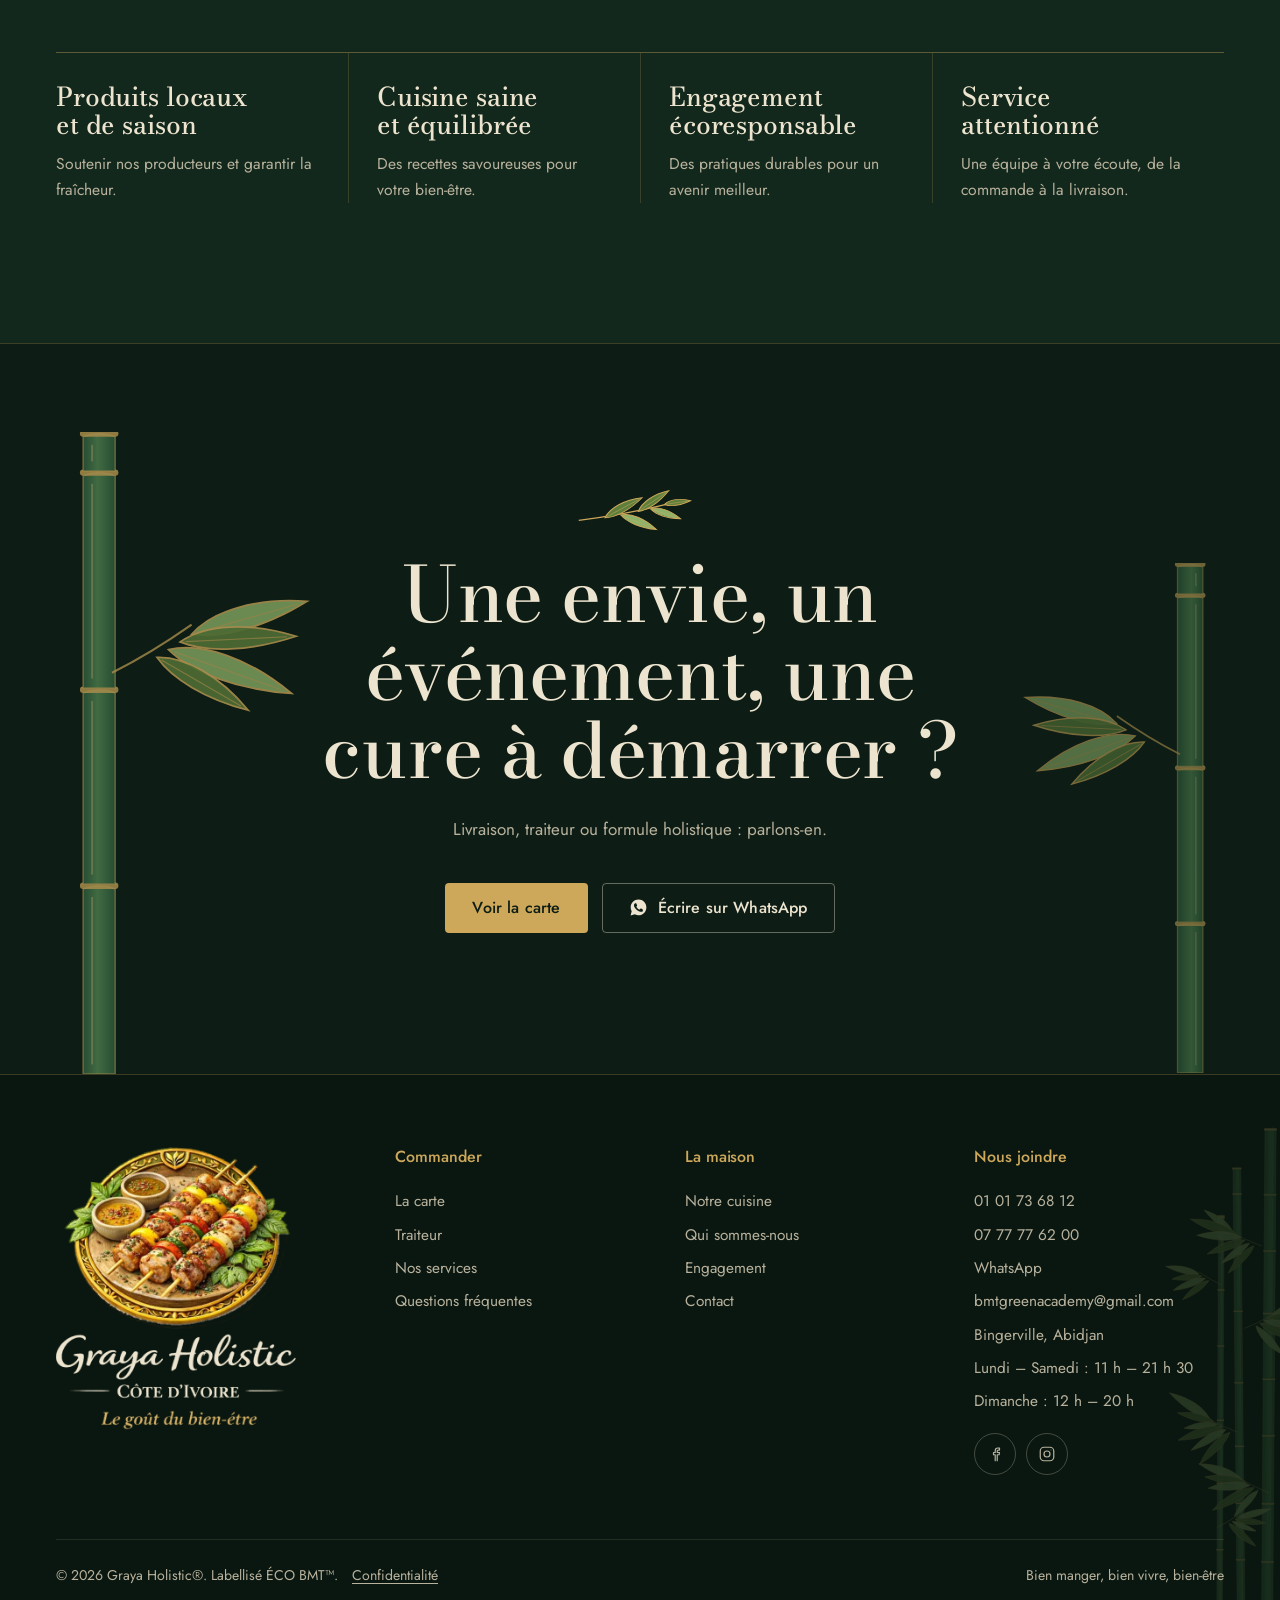
<file: services.html>
<!DOCTYPE html>
<html lang="fr">
<head>
<meta charset="UTF-8">
<script>document.documentElement.classList.add('js')</script>
<meta name="viewport" content="width=device-width, initial-scale=1, viewport-fit=cover">
<title>Livraison, traiteur et cures à Abidjan | Graya Holistic</title>
<meta name="description" content="Livraison express, traiteur événementiel et cures holistiques : les services de Graya Holistic, atelier culinaire à Bingerville.">
<link rel="canonical" href="https://xtruck149.github.io/GrayaHolistic/services.html">
<meta name="theme-color" content="#0D1C14">
<link rel="icon" href="assets/img/favicon.ico" sizes="any">
<link rel="icon" href="assets/img/favicon-32.png" type="image/png" sizes="32x32">
<link rel="apple-touch-icon" href="assets/img/apple-touch-icon.png">
<link rel="manifest" href="assets/site.webmanifest">
<meta property="og:type" content="website">
<meta property="og:locale" content="fr_CI">
<meta property="og:site_name" content="Graya Holistic">
<meta property="og:title" content="Livraison, traiteur et cures à Abidjan | Graya Holistic">
<meta property="og:description" content="Livraison express, traiteur événementiel et cures holistiques : les services de Graya Holistic, atelier culinaire à Bingerville.">
<meta property="og:url" content="https://xtruck149.github.io/GrayaHolistic/services.html">
<meta property="og:image" content="https://xtruck149.github.io/GrayaHolistic/assets/img/og-image.jpg">
<meta property="og:image:width" content="1200">
<meta property="og:image:height" content="630">
<meta property="og:image:alt" content="Graya Holistic, Côte d'Ivoire : brochettes grillées sur un plateau doré, dans une bambouseraie">
<meta name="twitter:card" content="summary_large_image">
<meta name="twitter:title" content="Livraison, traiteur et cures à Abidjan | Graya Holistic">
<meta name="twitter:description" content="Livraison express, traiteur événementiel et cures holistiques : les services de Graya Holistic, atelier culinaire à Bingerville.">
<link rel="preload" href="assets/fonts/bodoni-moda-latin-opsz-normal.woff2" as="font" type="font/woff2" crossorigin>
<link rel="preload" href="assets/fonts/jost-latin-400-normal.woff2" as="font" type="font/woff2" crossorigin>
<link rel="preload" as="image" imagesrcset="assets/img/bamboo/bamboo-sunlit-path-720.webp 720w, assets/img/bamboo/bamboo-sunlit-path-1400.webp 1200w" imagesizes="100vw" type="image/webp" fetchpriority="high">
<link rel="stylesheet" href="assets/css/style.css?v=bbb23d6a">
<script type="application/ld+json">{"@context": "https://schema.org", "@type": "BreadcrumbList", "itemListElement": [{"@type": "ListItem", "position": 1, "name": "Accueil", "item": "https://xtruck149.github.io/GrayaHolistic/"}, {"@type": "ListItem", "position": 2, "name": "Nos services", "item": "https://xtruck149.github.io/GrayaHolistic/services.html"}]}</script>
</head>
<body>
<a href="#main" class="skip-link">Aller au contenu</a>
<header class="site-header">
  <div class="shell header-row">
    <a href="index.html" class="brand" aria-label="Graya Holistic, accueil">
      <picture><source srcset="assets/img/logo-plate-160.webp" type="image/webp"><img src="assets/img/logo-plate-160.png" alt="" width="160" height="128"></picture>
      <span>Graya Holistic</span>
    </a>
    <nav class="nav" id="site-nav" aria-label="Navigation principale"><a href="menu.html">La carte</a><a href="traiteur.html">Traiteur</a><a href="notre-cuisine.html">Notre cuisine</a><a href="a-propos.html">La maison</a><a href="engagement.html">Engagement</a><a href="contact.html">Contact</a></nav>
    <a href="menu.html" class="btn btn--gold btn--sm header-cta">Commander</a>
    <button type="button" class="cart-btn" data-cart-open aria-label="Ouvrir le panier"><svg viewBox="0 0 24 24" fill="none" stroke="currentColor" stroke-width="1.6" stroke-linecap="round" stroke-linejoin="round" aria-hidden="true"><path d="M5 8h14l-1.3 11.2a2 2 0 0 1-2 1.8H8.3a2 2 0 0 1-2-1.8L5 8Z"/><path d="M9 8V6.5a3 3 0 0 1 6 0V8"/></svg><span class="cart-count" data-cart-count hidden>0</span></button>
    <button type="button" class="burger" aria-label="Ouvrir le menu" aria-expanded="false" aria-controls="site-nav"><svg viewBox="0 0 24 24" fill="none" stroke="currentColor" stroke-width="1.6" stroke-linecap="round" aria-hidden="true"><path d="M4 8h16M4 16h16"/></svg></button>
  </div>
</header>
<main id="main">
<section class="page-hero" data-stalk="Nos services">
  <div class="page-hero-bg" data-parallax><picture><source srcset="assets/img/bamboo/bamboo-sunlit-path-720.webp 720w, assets/img/bamboo/bamboo-sunlit-path-1400.webp 1200w" sizes="100vw" type="image/webp"><img src="assets/img/bamboo/bamboo-sunlit-path.jpg" alt="" width="1200" height="1800" fetchpriority="high"></picture></div>
  <img class="deco deco--hero-l" src="assets/img/deco/bamboo-grove.svg" alt="" aria-hidden="true">
  <div class="shell">
    <nav class="crumbs" aria-label="Fil d'Ariane"><a href="index.html">Accueil</a><span aria-hidden="true">/</span><span aria-current="page">Nos services</span></nav>
    <h1>Nos services</h1>
    <p class="lead">Un atelier culinaire à Bingerville, sans salle ni attente : votre commande où que vous soyez dans le grand Abidjan.</p>
  </div>
</section>

<section class="band" data-stalk="Services">
  <div class="shell">
    <div class="rows">
      <article class="row">
        <div class="row-media" data-unveil><picture><source srcset="assets/img/gallery/plat-28.webp" type="image/webp"><img src="assets/img/gallery/plat-28.jpg" alt="Wrap de poulet croustillant" width="605" height="1080" loading="lazy" decoding="async"></picture></div>
        <div><p class="kicker">Au quotidien</p><h2>Livraison express</h2><p>Composez votre panier sur la carte, choisissez votre zone et l'heure : vos plats holistiques arrivent chez vous ou au bureau, préparés avec des ingrédients frais et de saison.</p><a href="menu.html" class="btn btn--gold mt-lg">Commander</a></div>
      </article>
      <article class="row row--flip">
        <div class="row-media" data-unveil><picture><source srcset="assets/img/gallery/plat-08.webp" type="image/webp"><img src="assets/img/gallery/plat-08.jpg" alt="Grillades et frites maison" width="605" height="1080" loading="lazy" decoding="async"></picture></div>
        <div><p class="kicker">Pour vos événements</p><h2>Traiteur événementiel</h2><p>Menus sur mesure pour vos événements privés, professionnels ou institutionnels : sains, gourmands et équilibrés.</p><a href="traiteur.html" class="btn btn--gold mt-lg">Demander un devis</a></div>
      </article>
      <article class="row">
        <div class="row-media" data-unveil><picture><source srcset="assets/img/gallery/plat-18.webp" type="image/webp"><img src="assets/img/gallery/plat-18.jpg" alt="Salade fraîcheur" width="605" height="1080" loading="lazy" decoding="async"></picture></div>
        <div><p class="kicker">Sur la durée</p><h2>Cures &amp; formules holistiques</h2><p>Des formules hebdomadaires de repas conscients, pensées pour accompagner durablement votre bien-être et livrées à votre rythme.</p><a href="https://wa.me/2250101736812?text=Bonjour%20Graya%20Holistic%2C%20je%20voudrais%20des%20informations%20sur%20les%20cures%20et%20formules." class="btn btn--ghost mt-lg"><svg viewBox="0 0 24 24" fill="currentColor" aria-hidden="true"><path d="M12.04 2C6.58 2 2.13 6.45 2.13 11.91c0 1.75.46 3.39 1.26 4.81L2 22l5.41-1.42a9.87 9.87 0 0 0 4.63 1.18h.01c5.46 0 9.9-4.45 9.9-9.91C21.95 6.45 17.5 2 12.04 2zm5.78 14.03c-.24.68-1.4 1.3-1.93 1.38-.5.08-1.12.11-1.81-.11-.42-.13-.96-.31-1.65-.61-2.9-1.25-4.79-4.17-4.94-4.36-.14-.19-1.18-1.57-1.18-3 0-1.42.75-2.12 1.02-2.41.26-.29.57-.36.76-.36l.55.01c.18.01.41-.07.64.49.24.58.81 2 .88 2.14.07.14.11.31.02.5-.09.19-.14.31-.27.48l-.41.5c-.14.14-.28.29-.12.57.16.28.71 1.17 1.52 1.9 1.05.94 1.93 1.23 2.21 1.37.28.14.44.12.6-.07.16-.19.68-.79.86-1.06.18-.27.36-.22.6-.13.24.09 1.53.72 1.79.85.26.13.43.19.5.3.07.11.07.62-.17 1.3z"/></svg>Demander les formules</a></div>
      </article>
    </div>
  </div>
</section>
<section class="band band--canopee" data-stalk="Notre promesse">
  <div class="shell">
    <div class="section-head"><div><p class="kicker">Notre promesse</p><h2>Un même engagement, à chaque service</h2></div></div>
    <ul class="pillars">
      <li><h3>Produits locaux et de saison</h3><p>Soutenir nos producteurs et garantir la fraîcheur.</p></li>
      <li><h3>Cuisine saine et équilibrée</h3><p>Des recettes savoureuses pour votre bien-être.</p></li>
      <li><h3>Engagement écoresponsable</h3><p>Des pratiques durables pour un avenir meilleur.</p></li>
      <li><h3>Service attentionné</h3><p>Une équipe à votre écoute, de la commande à la livraison.</p></li>
    </ul>
  </div>
</section>
<section class="band cta">
  <img class="deco deco--cta-l" src="assets/img/deco/bamboo-culm.svg" alt="" aria-hidden="true" loading="lazy">
  <img class="deco deco--cta-r" src="assets/img/deco/bamboo-culm.svg" alt="" aria-hidden="true" loading="lazy">
  <div class="shell">
    <img class="sprig" src="assets/img/deco/bamboo-sprig.svg" alt="" aria-hidden="true" width="160" height="60" loading="lazy">
    <h2>Une envie, un événement, une cure à démarrer ?</h2>
    <p>Livraison, traiteur ou formule holistique : parlons-en.</p>
    <div class="actions"><a href="menu.html" class="btn btn--gold">Voir la carte</a><a href="https://wa.me/2250101736812?text=Bonjour%20Graya%20Holistic%2C%20j%27ai%20une%20question." class="btn btn--ghost"><svg viewBox="0 0 24 24" fill="currentColor" aria-hidden="true"><path d="M12.04 2C6.58 2 2.13 6.45 2.13 11.91c0 1.75.46 3.39 1.26 4.81L2 22l5.41-1.42a9.87 9.87 0 0 0 4.63 1.18h.01c5.46 0 9.9-4.45 9.9-9.91C21.95 6.45 17.5 2 12.04 2zm5.78 14.03c-.24.68-1.4 1.3-1.93 1.38-.5.08-1.12.11-1.81-.11-.42-.13-.96-.31-1.65-.61-2.9-1.25-4.79-4.17-4.94-4.36-.14-.19-1.18-1.57-1.18-3 0-1.42.75-2.12 1.02-2.41.26-.29.57-.36.76-.36l.55.01c.18.01.41-.07.64.49.24.58.81 2 .88 2.14.07.14.11.31.02.5-.09.19-.14.31-.27.48l-.41.5c-.14.14-.28.29-.12.57.16.28.71 1.17 1.52 1.9 1.05.94 1.93 1.23 2.21 1.37.28.14.44.12.6-.07.16-.19.68-.79.86-1.06.18-.27.36-.22.6-.13.24.09 1.53.72 1.79.85.26.13.43.19.5.3.07.11.07.62-.17 1.3z"/></svg>Écrire sur WhatsApp</a></div>
  </div>
</section>

</main>
<footer class="site-footer">
  <img class="deco deco--footer" src="assets/img/deco/bamboo-grove.svg" alt="" aria-hidden="true" loading="lazy">
  <div class="shell">
    <div class="footer-grid">
      <div class="footer-brand">
        <picture><source srcset="assets/img/logo-lockup.webp" type="image/webp"><img src="assets/img/logo-lockup.png" alt="Graya Holistic, Côte d'Ivoire — Le goût du bien-être" width="548" height="644" loading="lazy"></picture>
      </div>
      <div><h2>Commander</h2><a href="menu.html">La carte</a><a href="traiteur.html">Traiteur</a><a href="services.html">Nos services</a><a href="faq.html">Questions fréquentes</a></div>
      <div><h2>La maison</h2><a href="notre-cuisine.html">Notre cuisine</a><a href="a-propos.html">Qui sommes-nous</a><a href="engagement.html">Engagement</a><a href="contact.html">Contact</a></div>
      <div><h2>Nous joindre</h2><a href="tel:+2250101736812">01 01 73 68 12</a><a href="tel:+2250777776200">07 77 77 62 00</a><a href="https://wa.me/2250101736812?text=Bonjour%20Graya%20Holistic%2C">WhatsApp</a><a href="mailto:bmtgreenacademy@gmail.com">bmtgreenacademy@gmail.com</a><p>Bingerville, Abidjan</p><p>Lundi – Samedi : 11 h – 21 h 30</p><p>Dimanche : 12 h – 20 h</p>
        <div class="social"><a href="https://facebook.com/bmtgreenacademy" aria-label="Facebook" target="_blank" rel="noopener"><svg viewBox="0 0 24 24" fill="none" stroke="currentColor" stroke-width="1.6" stroke-linecap="round" stroke-linejoin="round" aria-hidden="true"><path d="M15 21v-8h2.5l.5-3H15V8.2c0-.9.3-1.5 1.6-1.5H18V4.1C17.7 4 16.8 4 15.8 4c-2.1 0-3.5 1.3-3.5 3.6V10H10v3h2.3v8"/></svg></a><a href="https://instagram.com/bmtgreenacademy" aria-label="Instagram" target="_blank" rel="noopener"><svg viewBox="0 0 24 24" fill="none" stroke="currentColor" stroke-width="1.6" aria-hidden="true"><rect x="3" y="3" width="18" height="18" rx="5"/><circle cx="12" cy="12" r="4"/><circle cx="17.3" cy="6.7" r=".6" fill="currentColor" stroke="none"/></svg></a></div>
      </div>
    </div>
    <div class="footer-bottom"><span>© <span data-year>2026</span> Graya Holistic®. Labellisé ÉCO BMT™. <a href="confidentialite.html">Confidentialité</a></span><span>Bien manger, bien vivre, bien-être</span></div>
  </div>
</footer>
<script src="assets/js/data.js?v=bbb23d6a" defer></script>
<script src="assets/js/main.js?v=bbb23d6a" defer></script>
</body>
</html>
</file>
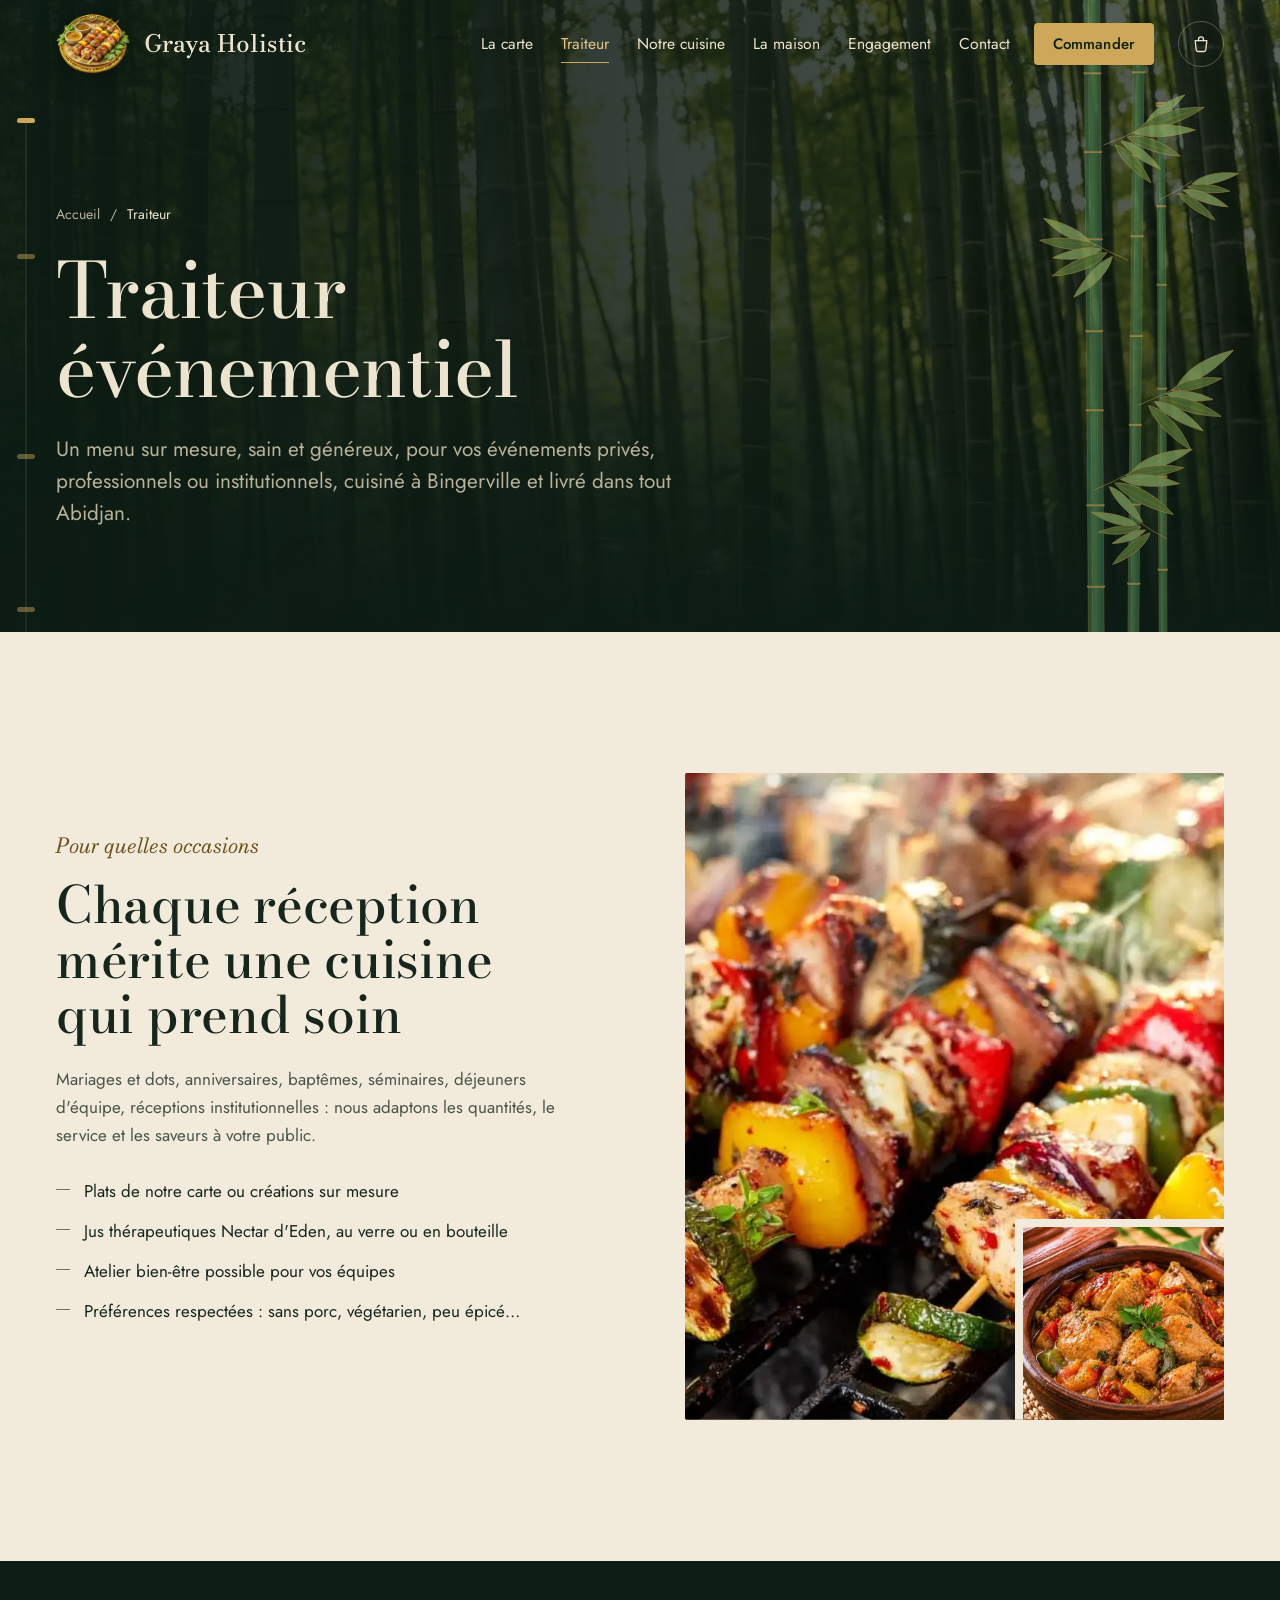
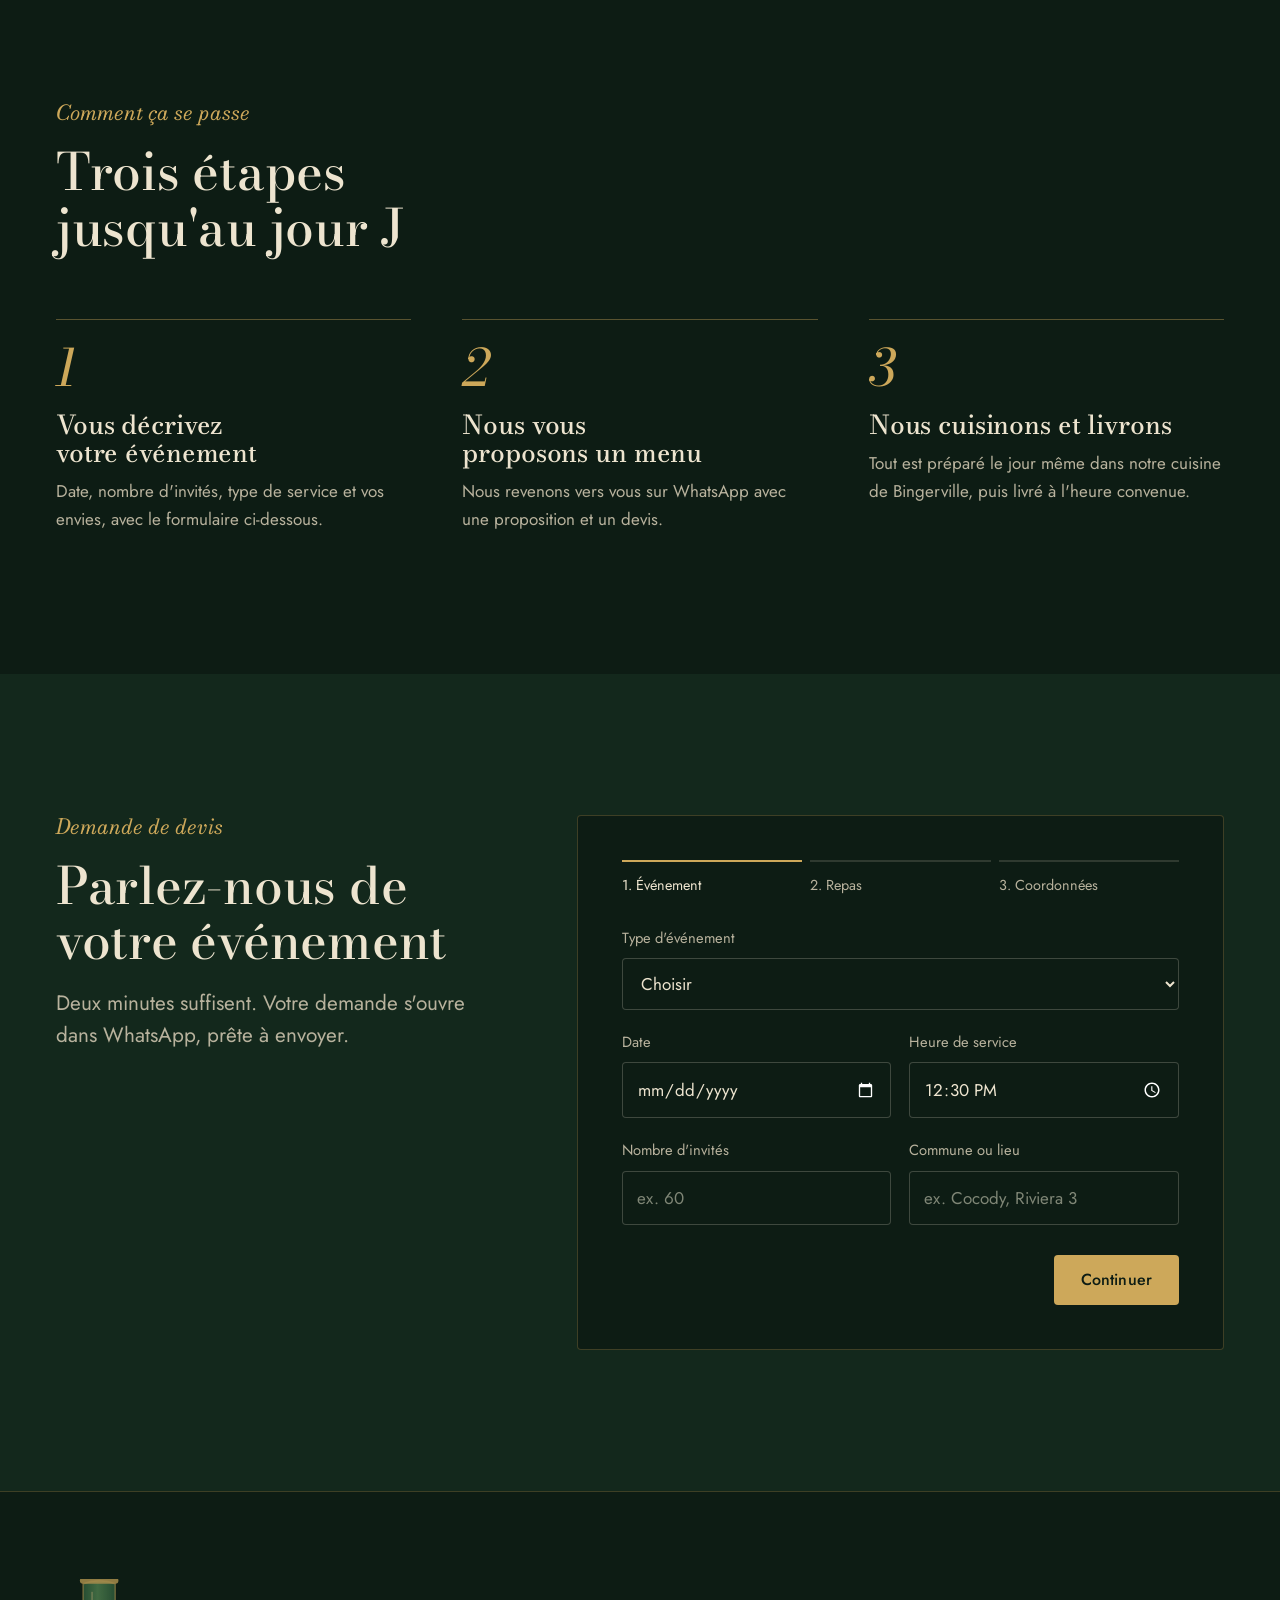
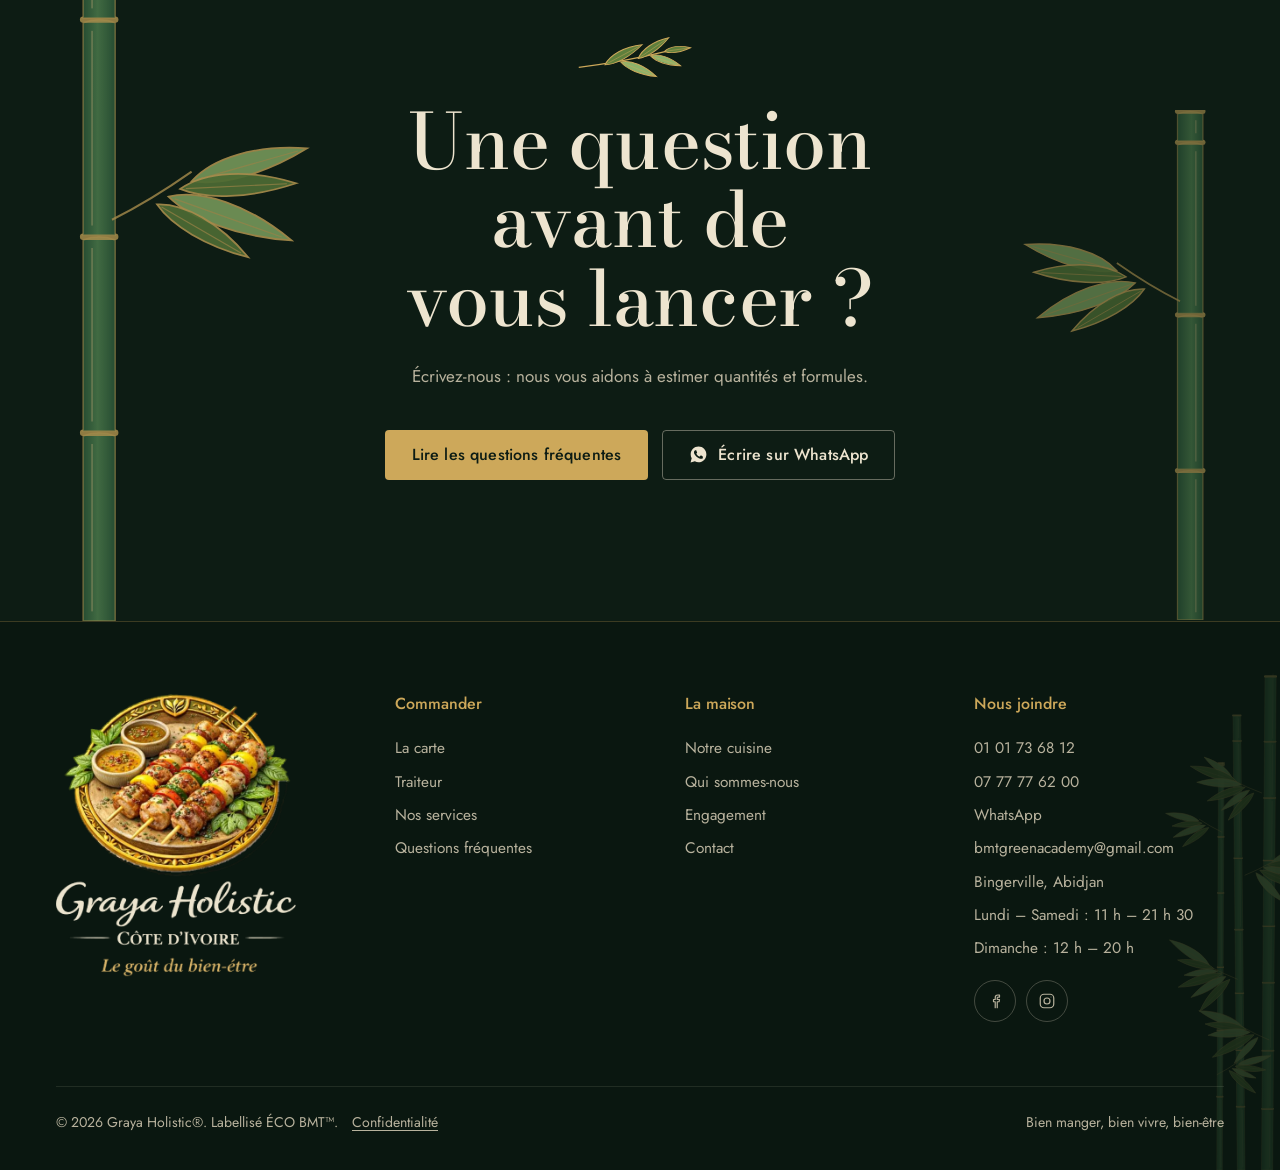
<file: traiteur.html>
<!DOCTYPE html>
<html lang="fr">
<head>
<meta charset="UTF-8">
<script>document.documentElement.classList.add('js')</script>
<meta name="viewport" content="width=device-width, initial-scale=1, viewport-fit=cover">
<title>Traiteur à Abidjan : devis en ligne | Graya Holistic</title>
<meta name="description" content="Traiteur pour mariages, anniversaires, séminaires et réceptions à Abidjan : menus sur mesure, sains et généreux. Demandez votre devis en deux minutes.">
<link rel="canonical" href="https://xtruck149.github.io/GrayaHolistic/traiteur.html">
<meta name="theme-color" content="#0D1C14">
<link rel="icon" href="assets/img/favicon.ico" sizes="any">
<link rel="icon" href="assets/img/favicon-32.png" type="image/png" sizes="32x32">
<link rel="apple-touch-icon" href="assets/img/apple-touch-icon.png">
<link rel="manifest" href="assets/site.webmanifest">
<meta property="og:type" content="website">
<meta property="og:locale" content="fr_CI">
<meta property="og:site_name" content="Graya Holistic">
<meta property="og:title" content="Traiteur à Abidjan : devis en ligne | Graya Holistic">
<meta property="og:description" content="Traiteur pour mariages, anniversaires, séminaires et réceptions à Abidjan : menus sur mesure, sains et généreux. Demandez votre devis en deux minutes.">
<meta property="og:url" content="https://xtruck149.github.io/GrayaHolistic/traiteur.html">
<meta property="og:image" content="https://xtruck149.github.io/GrayaHolistic/assets/img/og-image.jpg">
<meta property="og:image:width" content="1200">
<meta property="og:image:height" content="630">
<meta property="og:image:alt" content="Graya Holistic, Côte d'Ivoire : brochettes grillées sur un plateau doré, dans une bambouseraie">
<meta name="twitter:card" content="summary_large_image">
<meta name="twitter:title" content="Traiteur à Abidjan : devis en ligne | Graya Holistic">
<meta name="twitter:description" content="Traiteur pour mariages, anniversaires, séminaires et réceptions à Abidjan : menus sur mesure, sains et généreux. Demandez votre devis en deux minutes.">
<link rel="preload" href="assets/fonts/bodoni-moda-latin-opsz-normal.woff2" as="font" type="font/woff2" crossorigin>
<link rel="preload" href="assets/fonts/jost-latin-400-normal.woff2" as="font" type="font/woff2" crossorigin>
<link rel="preload" as="image" imagesrcset="assets/img/bamboo/bamboo-grove-golden-720.webp 720w, assets/img/bamboo/bamboo-grove-golden-1400.webp 1200w" imagesizes="100vw" type="image/webp" fetchpriority="high">
<link rel="stylesheet" href="assets/css/style.css?v=bbb23d6a">
<script type="application/ld+json">{"@context": "https://schema.org", "@type": "Service", "serviceType": "Traiteur événementiel", "name": "Traiteur Graya Holistic", "provider": {"@id": "https://xtruck149.github.io/GrayaHolistic/#restaurant"}, "areaServed": {"@type": "City", "name": "Abidjan"}, "url": "https://xtruck149.github.io/GrayaHolistic/traiteur.html", "description": "Menus sur mesure pour événements privés, professionnels et institutionnels, cuisinés à Bingerville et livrés dans le grand Abidjan."}</script>
<script type="application/ld+json">{"@context": "https://schema.org", "@type": "BreadcrumbList", "itemListElement": [{"@type": "ListItem", "position": 1, "name": "Accueil", "item": "https://xtruck149.github.io/GrayaHolistic/"}, {"@type": "ListItem", "position": 2, "name": "Traiteur", "item": "https://xtruck149.github.io/GrayaHolistic/traiteur.html"}]}</script>
</head>
<body>
<a href="#main" class="skip-link">Aller au contenu</a>
<header class="site-header">
  <div class="shell header-row">
    <a href="index.html" class="brand" aria-label="Graya Holistic, accueil">
      <picture><source srcset="assets/img/logo-plate-160.webp" type="image/webp"><img src="assets/img/logo-plate-160.png" alt="" width="160" height="128"></picture>
      <span>Graya Holistic</span>
    </a>
    <nav class="nav" id="site-nav" aria-label="Navigation principale"><a href="menu.html">La carte</a><a href="traiteur.html" aria-current="page">Traiteur</a><a href="notre-cuisine.html">Notre cuisine</a><a href="a-propos.html">La maison</a><a href="engagement.html">Engagement</a><a href="contact.html">Contact</a></nav>
    <a href="menu.html" class="btn btn--gold btn--sm header-cta">Commander</a>
    <button type="button" class="cart-btn" data-cart-open aria-label="Ouvrir le panier"><svg viewBox="0 0 24 24" fill="none" stroke="currentColor" stroke-width="1.6" stroke-linecap="round" stroke-linejoin="round" aria-hidden="true"><path d="M5 8h14l-1.3 11.2a2 2 0 0 1-2 1.8H8.3a2 2 0 0 1-2-1.8L5 8Z"/><path d="M9 8V6.5a3 3 0 0 1 6 0V8"/></svg><span class="cart-count" data-cart-count hidden>0</span></button>
    <button type="button" class="burger" aria-label="Ouvrir le menu" aria-expanded="false" aria-controls="site-nav"><svg viewBox="0 0 24 24" fill="none" stroke="currentColor" stroke-width="1.6" stroke-linecap="round" aria-hidden="true"><path d="M4 8h16M4 16h16"/></svg></button>
  </div>
</header>
<main id="main">
<section class="page-hero" data-stalk="Traiteur">
  <div class="page-hero-bg" data-parallax><picture><source srcset="assets/img/bamboo/bamboo-grove-golden-720.webp 720w, assets/img/bamboo/bamboo-grove-golden-1400.webp 1200w" sizes="100vw" type="image/webp"><img src="assets/img/bamboo/bamboo-grove-golden.jpg" alt="" width="1200" height="1800" fetchpriority="high"></picture></div>
  <img class="deco deco--hero-l" src="assets/img/deco/bamboo-grove.svg" alt="" aria-hidden="true">
  <div class="shell">
    <nav class="crumbs" aria-label="Fil d'Ariane"><a href="index.html">Accueil</a><span aria-hidden="true">/</span><span aria-current="page">Traiteur</span></nav>
    <h1>Traiteur événementiel</h1>
    <p class="lead">Un menu sur mesure, sain et généreux, pour vos événements privés, professionnels ou institutionnels, cuisiné à Bingerville et livré dans tout Abidjan.</p>
  </div>
</section>


<section class="band band--papier" data-stalk="Occasions">
  <div class="shell split">
    <div>
      <p class="kicker">Pour quelles occasions</p>
      <h2>Chaque réception mérite une cuisine qui prend soin</h2>
      <p>Mariages et dots, anniversaires, baptêmes, séminaires, déjeuners d'équipe, réceptions institutionnelles : nous adaptons les quantités, le service et les saveurs à votre public.</p>
      <ul class="checklist">
        <li>Plats de notre carte ou créations sur mesure</li>
        <li>Jus thérapeutiques Nectar d'Eden, au verre ou en bouteille</li>
        <li>Atelier bien-être possible pour vos équipes</li>
        <li>Préférences respectées : sans porc, végétarien, peu épicé…</li>
      </ul>
    </div>
    <div class="split-media" data-unveil>
      <picture><source srcset="assets/img/gallery/plat-07.webp" type="image/webp"><img src="assets/img/gallery/plat-07.jpg" alt="Brochettes mixtes sur la braise" width="605" height="1080" loading="lazy" decoding="async"></picture>
      <picture><source srcset="assets/img/plats/soupe-kedjenou.webp" type="image/webp"><img src="assets/img/plats/soupe-kedjenou.jpg" alt="Kedjenou mijoté en canari" class="inset" width="640" height="640" loading="lazy" decoding="async"></picture>
    </div>
  </div>
</section>

<section class="band" data-stalk="Déroulé">
  <div class="shell">
    <div class="section-head"><div><p class="kicker">Comment ça se passe</p><h2>Trois étapes jusqu'au jour J</h2></div></div>
    <ol class="steps-list">
      <li><h3>Vous décrivez votre événement</h3><p>Date, nombre d'invités, type de service et vos envies, avec le formulaire ci-dessous.</p></li>
      <li><h3>Nous vous proposons un menu</h3><p>Nous revenons vers vous sur WhatsApp avec une proposition et un devis.</p></li>
      <li><h3>Nous cuisinons et livrons</h3><p>Tout est préparé le jour même dans notre cuisine de Bingerville, puis livré à l'heure convenue.</p></li>
    </ol>
  </div>
</section>

<section class="band band--canopee" id="devis" data-stalk="Demande de devis">
  <div class="shell devis">
    <div class="devis-intro">
      <p class="kicker">Demande de devis</p>
      <h2>Parlez-nous de votre événement</h2>
      <p class="lead">Deux minutes suffisent. Votre demande s'ouvre dans WhatsApp, prête à envoyer.</p>
    </div>
    <form class="quote-form" data-quote novalidate>
      <ol class="stepper" aria-label="Étapes de la demande">
        <li aria-current="step">Événement</li><li>Repas</li><li>Coordonnées</li>
      </ol>

      <fieldset data-step="1">
        <legend class="sr-only">Votre événement</legend>
        <div class="field"><label for="q-type">Type d'événement</label>
          <select id="q-type" name="type" required><option value="">Choisir</option><option>Mariage ou dot</option><option>Anniversaire</option><option>Baptême ou cérémonie familiale</option><option>Séminaire ou réunion</option><option>Déjeuner d'équipe</option><option>Réception institutionnelle</option><option>Autre</option></select></div>
        <div class="grid-2">
          <div class="field"><label for="q-date">Date</label><input id="q-date" name="date" type="date" required></div>
          <div class="field"><label for="q-time">Heure de service</label><input id="q-time" name="time" type="time" value="12:30" required></div>
        </div>
        <div class="grid-2">
          <div class="field"><label for="q-guests">Nombre d'invités</label><input id="q-guests" name="guests" type="number" min="5" max="2000" inputmode="numeric" placeholder="ex. 60" required></div>
          <div class="field"><label for="q-place">Commune ou lieu</label><input id="q-place" name="place" type="text" placeholder="ex. Cocody, Riviera 3" required></div>
        </div>
      </fieldset>

      <fieldset data-step="2" hidden>
        <legend class="sr-only">Le repas</legend>
        <div class="field"><span class="label" id="q-service-l">Type de service</span>
          <div class="options" role="radiogroup" aria-labelledby="q-service-l">
            <label><input type="radio" name="service" value="Buffet" required><span>Buffet</span></label>
            <label><input type="radio" name="service" value="Cocktail dînatoire"><span>Cocktail dînatoire</span></label>
            <label><input type="radio" name="service" value="Repas servi à table"><span>Repas servi à table</span></label>
            <label><input type="radio" name="service" value="Coffrets repas individuels"><span>Coffrets individuels</span></label>
          </div></div>
        <div class="field"><label for="q-budget">Budget par personne (indicatif)</label>
          <select id="q-budget" name="budget"><option value="">Je ne sais pas encore</option><option>Moins de 5 000 FCFA</option><option>5 000 – 10 000 FCFA</option><option>10 000 – 20 000 FCFA</option><option>Plus de 20 000 FCFA</option></select></div>
        <div class="field"><span class="label" id="q-pref-l">Préférences</span>
          <div class="options options--multi" role="group" aria-labelledby="q-pref-l">
            <label><input type="checkbox" name="pref" value="Sans porc"><span>Sans porc</span></label>
            <label><input type="checkbox" name="pref" value="Options végétariennes"><span>Végétarien</span></label>
            <label><input type="checkbox" name="pref" value="Peu épicé"><span>Peu épicé</span></label>
            <label><input type="checkbox" name="pref" value="Jus Nectar d'Eden"><span>Jus Nectar d'Eden</span></label>
            <label><input type="checkbox" name="pref" value="Atelier bien-être"><span>Atelier bien-être</span></label>
          </div></div>
      </fieldset>

      <fieldset data-step="3" hidden>
        <legend class="sr-only">Vos coordonnées</legend>
        <div class="grid-2">
          <div class="field"><label for="q-name">Nom complet</label><input id="q-name" name="name" type="text" autocomplete="name" required></div>
          <div class="field"><label for="q-phone">Téléphone</label><input id="q-phone" name="phone" type="tel" autocomplete="tel" placeholder="07 00 00 00 00" required></div>
        </div>
        <div class="field"><label for="q-msg">Précisions (facultatif)</label><textarea id="q-msg" name="message" rows="4" placeholder="Thème, plats souhaités, allergies…"></textarea></div>
        <div class="summary" data-summary aria-live="polite"></div>
      </fieldset>

      <p class="form-error" data-error role="alert" hidden></p>
      <div class="form-nav">
        <button type="button" class="btn btn--ghost" data-prev hidden>Retour</button>
        <button type="button" class="btn btn--gold" data-next>Continuer</button>
        <button type="submit" class="btn btn--gold" data-submit hidden><svg viewBox="0 0 24 24" fill="currentColor" aria-hidden="true"><path d="M12.04 2C6.58 2 2.13 6.45 2.13 11.91c0 1.75.46 3.39 1.26 4.81L2 22l5.41-1.42a9.87 9.87 0 0 0 4.63 1.18h.01c5.46 0 9.9-4.45 9.9-9.91C21.95 6.45 17.5 2 12.04 2zm5.78 14.03c-.24.68-1.4 1.3-1.93 1.38-.5.08-1.12.11-1.81-.11-.42-.13-.96-.31-1.65-.61-2.9-1.25-4.79-4.17-4.94-4.36-.14-.19-1.18-1.57-1.18-3 0-1.42.75-2.12 1.02-2.41.26-.29.57-.36.76-.36l.55.01c.18.01.41-.07.64.49.24.58.81 2 .88 2.14.07.14.11.31.02.5-.09.19-.14.31-.27.48l-.41.5c-.14.14-.28.29-.12.57.16.28.71 1.17 1.52 1.9 1.05.94 1.93 1.23 2.21 1.37.28.14.44.12.6-.07.16-.19.68-.79.86-1.06.18-.27.36-.22.6-.13.24.09 1.53.72 1.79.85.26.13.43.19.5.3.07.11.07.62-.17 1.3z"/></svg>Envoyer la demande sur WhatsApp</button>
      </div>
    </form>
  </div>
</section>

<section class="band cta">
  <img class="deco deco--cta-l" src="assets/img/deco/bamboo-culm.svg" alt="" aria-hidden="true" loading="lazy">
  <img class="deco deco--cta-r" src="assets/img/deco/bamboo-culm.svg" alt="" aria-hidden="true" loading="lazy">
  <div class="shell">
    <img class="sprig" src="assets/img/deco/bamboo-sprig.svg" alt="" aria-hidden="true" width="160" height="60" loading="lazy">
    <h2>Une question avant de vous lancer ?</h2>
    <p>Écrivez-nous : nous vous aidons à estimer quantités et formules.</p>
    <div class="actions"><a href="faq.html" class="btn btn--gold">Lire les questions fréquentes</a><a href="https://wa.me/2250101736812?text=Bonjour%20Graya%20Holistic%2C%20j%27ai%20une%20question%20sur%20le%20traiteur." class="btn btn--ghost"><svg viewBox="0 0 24 24" fill="currentColor" aria-hidden="true"><path d="M12.04 2C6.58 2 2.13 6.45 2.13 11.91c0 1.75.46 3.39 1.26 4.81L2 22l5.41-1.42a9.87 9.87 0 0 0 4.63 1.18h.01c5.46 0 9.9-4.45 9.9-9.91C21.95 6.45 17.5 2 12.04 2zm5.78 14.03c-.24.68-1.4 1.3-1.93 1.38-.5.08-1.12.11-1.81-.11-.42-.13-.96-.31-1.65-.61-2.9-1.25-4.79-4.17-4.94-4.36-.14-.19-1.18-1.57-1.18-3 0-1.42.75-2.12 1.02-2.41.26-.29.57-.36.76-.36l.55.01c.18.01.41-.07.64.49.24.58.81 2 .88 2.14.07.14.11.31.02.5-.09.19-.14.31-.27.48l-.41.5c-.14.14-.28.29-.12.57.16.28.71 1.17 1.52 1.9 1.05.94 1.93 1.23 2.21 1.37.28.14.44.12.6-.07.16-.19.68-.79.86-1.06.18-.27.36-.22.6-.13.24.09 1.53.72 1.79.85.26.13.43.19.5.3.07.11.07.62-.17 1.3z"/></svg>Écrire sur WhatsApp</a></div>
  </div>
</section>

</main>
<footer class="site-footer">
  <img class="deco deco--footer" src="assets/img/deco/bamboo-grove.svg" alt="" aria-hidden="true" loading="lazy">
  <div class="shell">
    <div class="footer-grid">
      <div class="footer-brand">
        <picture><source srcset="assets/img/logo-lockup.webp" type="image/webp"><img src="assets/img/logo-lockup.png" alt="Graya Holistic, Côte d'Ivoire — Le goût du bien-être" width="548" height="644" loading="lazy"></picture>
      </div>
      <div><h2>Commander</h2><a href="menu.html">La carte</a><a href="traiteur.html">Traiteur</a><a href="services.html">Nos services</a><a href="faq.html">Questions fréquentes</a></div>
      <div><h2>La maison</h2><a href="notre-cuisine.html">Notre cuisine</a><a href="a-propos.html">Qui sommes-nous</a><a href="engagement.html">Engagement</a><a href="contact.html">Contact</a></div>
      <div><h2>Nous joindre</h2><a href="tel:+2250101736812">01 01 73 68 12</a><a href="tel:+2250777776200">07 77 77 62 00</a><a href="https://wa.me/2250101736812?text=Bonjour%20Graya%20Holistic%2C">WhatsApp</a><a href="mailto:bmtgreenacademy@gmail.com">bmtgreenacademy@gmail.com</a><p>Bingerville, Abidjan</p><p>Lundi – Samedi : 11 h – 21 h 30</p><p>Dimanche : 12 h – 20 h</p>
        <div class="social"><a href="https://facebook.com/bmtgreenacademy" aria-label="Facebook" target="_blank" rel="noopener"><svg viewBox="0 0 24 24" fill="none" stroke="currentColor" stroke-width="1.6" stroke-linecap="round" stroke-linejoin="round" aria-hidden="true"><path d="M15 21v-8h2.5l.5-3H15V8.2c0-.9.3-1.5 1.6-1.5H18V4.1C17.7 4 16.8 4 15.8 4c-2.1 0-3.5 1.3-3.5 3.6V10H10v3h2.3v8"/></svg></a><a href="https://instagram.com/bmtgreenacademy" aria-label="Instagram" target="_blank" rel="noopener"><svg viewBox="0 0 24 24" fill="none" stroke="currentColor" stroke-width="1.6" aria-hidden="true"><rect x="3" y="3" width="18" height="18" rx="5"/><circle cx="12" cy="12" r="4"/><circle cx="17.3" cy="6.7" r=".6" fill="currentColor" stroke="none"/></svg></a></div>
      </div>
    </div>
    <div class="footer-bottom"><span>© <span data-year>2026</span> Graya Holistic®. Labellisé ÉCO BMT™. <a href="confidentialite.html">Confidentialité</a></span><span>Bien manger, bien vivre, bien-être</span></div>
  </div>
</footer>
<script src="assets/js/data.js?v=bbb23d6a" defer></script>
<script src="assets/js/main.js?v=bbb23d6a" defer></script>
</body>
</html>
</file>
<file: assets/css/style.css>
/* ============================================================
   GRAYA HOLISTIC — « Nuit de bambouseraie »
   Palette and type taken from the brand's own menu cards:
   deep forest green, gold hairlines, a Didone serif.
   ============================================================ */

@font-face { font-family: "Bodoni Moda"; font-style: normal; font-display: swap; font-weight: 400 900;
  src: url("../fonts/bodoni-moda-latin-opsz-normal.woff2") format("woff2"); }
@font-face { font-family: "Bodoni Moda"; font-style: italic; font-display: swap; font-weight: 400 900;
  src: url("../fonts/bodoni-moda-latin-opsz-italic.woff2") format("woff2"); }
@font-face { font-family: "Jost"; font-weight: 400; font-display: swap; src: url("../fonts/jost-latin-400-normal.woff2") format("woff2"); }
@font-face { font-family: "Jost"; font-weight: 500; font-display: swap; src: url("../fonts/jost-latin-500-normal.woff2") format("woff2"); }
@font-face { font-family: "Jost"; font-weight: 600; font-display: swap; src: url("../fonts/jost-latin-600-normal.woff2") format("woff2"); }

:root {
  --nuit: #0D1C14;
  --canopee: #13281C;
  --mousse: #22402E;
  --riz: #EDE4CF;
  --riz-2: #B8B29D;
  --or: #CDA85A;
  --or-clair: #E2C589;
  --tige: #8DB26A;
  --papier: #F2EBDC;
  --encre: #17261D;
  --erreur: #F0A58C;

  --serif: "Bodoni Moda", "Didot", "Bodoni 72", Georgia, serif;
  --sans: "Jost", "Futura", "Avenir Next", system-ui, sans-serif;

  --step--1: 0.875rem;
  --step-0: 1.0625rem;
  --step-1: 1.3rem;
  --step-2: 1.625rem;
  --step-3: 2.05rem;
  --step-4: clamp(2.2rem, 4.2vw, 3.2rem);
  --step-5: clamp(2.6rem, 6vw, 4.8rem);

  --shell: 1240px;
  --gutter: clamp(20px, 5vw, 56px);
  --band: clamp(80px, 11vw, 150px);
  --header: 88px;
  --ease: cubic-bezier(.2, .7, .2, 1);
  --line: rgba(205, 168, 90, .25);
  color-scheme: dark;
}

/* ===================== BASE ===================== */
*, *::before, *::after { box-sizing: border-box; }
html { -webkit-text-size-adjust: 100%; scroll-behavior: smooth; scroll-padding-top: calc(var(--header) + 70px); }
body { margin: 0; background: var(--nuit); color: var(--riz); font: 400 var(--step-0)/1.65 var(--sans); -webkit-font-smoothing: antialiased; overflow-x: clip; }
html { overflow-x: clip; }
img, svg { display: block; max-width: 100%; }
img { height: auto; }
a { color: inherit; }
button { font: inherit; }
h1, h2, h3, h4 { font-family: var(--serif); font-weight: 500; line-height: 1.08; margin: 0; letter-spacing: -0.005em; text-wrap: balance; }
h3, .h3 { font-size: var(--step-2); }
p { margin: 0; max-width: 62ch; }
p + p { margin-top: 14px; }
:focus-visible { outline: 2px solid var(--or-clair); outline-offset: 3px; border-radius: 2px; }
[hidden] { display: none !important; }
.sr-only { position: absolute !important; width: 1px; height: 1px; overflow: hidden; clip: rect(0 0 0 0); white-space: nowrap; }
.skip-link { position: absolute; left: 12px; top: -60px; z-index: 200; background: var(--or); color: var(--nuit); padding: 10px 16px; font-weight: 600; }
.skip-link:focus { top: 12px; }
.mt-lg { margin-top: 28px; } .mt-xl { margin-top: 48px; }

.shell { width: min(100% - 2 * var(--gutter), var(--shell)); margin-inline: auto; }
.narrow { max-width: 820px; }
.band { padding-block: var(--band); position: relative; }
.band--canopee { background: var(--canopee); }
.band--papier { background: var(--papier); color: var(--encre); }
.band--papier p { color: #4A5448; }

.kicker { font: italic 400 var(--step-1)/1.2 var(--serif); color: var(--or); margin-bottom: 18px; }
.band--papier .kicker { color: #6F521C; }
.lead { font-size: var(--step-1); line-height: 1.55; color: var(--riz-2); }

/* ===================== BAMBOO ILLUSTRATIONS ===================== */
.deco { position: absolute; pointer-events: none; user-select: none; z-index: 0; }
.deco--hero-l { left: -40px; bottom: -40px; height: 108%; width: auto; opacity: .9; }
.deco--hero-r { right: -110px; bottom: -40px; height: 82%; width: auto; transform: scaleX(-1); opacity: .55; }
.deco--band-r { right: -60px; top: 10%; height: 90%; width: auto; transform: scaleX(-1); opacity: .35; }
.deco--cta-l { left: 4%; bottom: 0; height: 88%; width: auto; opacity: .8; }
.deco--cta-r { right: 4%; bottom: 0; height: 70%; width: auto; transform: scaleX(-1); opacity: .6; }
.deco--footer { right: -30px; bottom: 0; height: 520px; width: auto; transform: scaleX(-1); opacity: .22; }
.sprig { width: 140px; height: auto; margin: 0 auto 18px; }
.band > .shell, .hero > .shell, .page-hero > .shell, .site-footer > .shell { position: relative; z-index: 1; }

/* ===================== BUTTONS ===================== */
.btn { display: inline-flex; align-items: center; justify-content: center; gap: 10px; min-height: 50px; padding: 0 26px; border-radius: 4px; font: 500 1rem/1.1 var(--sans); letter-spacing: .01em; text-decoration: none; border: 1px solid transparent; cursor: pointer; transition: background .25s, color .25s, border-color .25s; text-align: center; }
.btn--gold { background: var(--or); color: var(--nuit); }
.btn--gold:hover { background: var(--or-clair); }
.btn--ghost { border-color: rgba(237,228,207,.4); color: var(--riz); background: transparent; }
.btn--ghost:hover { border-color: var(--or); color: var(--or-clair); }
.btn--sm { min-height: 42px; padding: 0 18px; font-size: .94rem; }
.btn svg { width: 19px; height: 19px; flex: none; }
.actions { display: flex; flex-wrap: wrap; gap: 14px; }
.band--papier .btn--gold { background: var(--encre); color: var(--papier); }
.band--papier .btn--gold:hover { background: #2B4535; }
.band--papier .btn--ghost { color: var(--encre); border-color: rgba(23,38,29,.35); }

/* ===================== HEADER ===================== */
.site-header { position: fixed; inset: 0 0 auto; z-index: 60; transition: background .35s, box-shadow .35s; }
.site-header.is-solid, .nav-open .site-header { background: rgba(13,28,20,.94); backdrop-filter: blur(10px); -webkit-backdrop-filter: blur(10px); box-shadow: 0 1px 0 var(--line); }
.header-row { display: flex; align-items: center; gap: 24px; height: var(--header); }
.brand { display: flex; align-items: center; gap: 14px; text-decoration: none; margin-right: auto; }
.brand img { width: 74px; height: auto; filter: drop-shadow(0 6px 14px rgba(0,0,0,.45)); transition: width .35s var(--ease); }
.is-solid .brand img { width: 60px; }
.brand span { font: 500 1.5rem/1 var(--serif); white-space: nowrap; }
.nav { display: flex; gap: 28px; }
.nav a { text-decoration: none; font-size: .98rem; color: var(--riz); padding: 6px 0; border-bottom: 1px solid transparent; }
.nav a:hover, .nav a[aria-current="page"] { border-bottom-color: var(--or); color: var(--or-clair); }
.cart-btn, .burger { position: relative; display: inline-flex; align-items: center; justify-content: center; width: 46px; height: 46px; flex: none; border-radius: 50%; border: 1px solid rgba(237,228,207,.3); background: transparent; color: var(--riz); cursor: pointer; }
.cart-btn:hover, .burger:hover { border-color: var(--or); }
.cart-btn svg, .burger svg { width: 20px; height: 20px; }
.cart-count { position: absolute; top: -4px; right: -4px; min-width: 20px; height: 20px; padding: 0 5px; border-radius: 10px; background: var(--or); color: var(--nuit); font: 600 .72rem/20px var(--sans); text-align: center; }
.cart-count.bump { animation: bump .4s var(--ease); }
@keyframes bump { 40% { transform: scale(1.35); } }
.burger { display: none; }

/* ===================== HOME HERO ===================== */
.hero { position: relative; min-height: 100svh; display: grid; grid-template-rows: 1fr auto; overflow: hidden; isolation: isolate; padding-top: var(--header); }
.hero-bg, .page-hero-bg { position: absolute; inset: -10% 0 0; z-index: -2; }
.hero-bg img, .page-hero-bg img { width: 100%; height: 100%; object-fit: cover; object-position: 50% 40%; filter: saturate(.75) brightness(.62); }
.hero::before { content: ""; position: absolute; inset: 0; z-index: -1;
  background:
    radial-gradient(ellipse 42% 48% at 30% 46%, rgba(205,168,90,.20), transparent 70%),
    linear-gradient(0deg, var(--nuit) 0%, rgba(13,28,20,.2) 40%, rgba(13,28,20,.55) 100%); }
.hero-inner { display: grid; grid-template-columns: minmax(0, 1fr) minmax(0, 1fr); gap: clamp(28px, 5vw, 80px); align-items: center; padding-block: 24px 40px; }
.hero-logo { display: grid; place-items: center; position: relative; }
.hero-logo::before { content: ""; position: absolute; inset: 8% 4% 22%; border-radius: 50%; background: radial-gradient(circle, rgba(226,197,137,.28), transparent 68%); filter: blur(10px); z-index: -1; }
.hero-logo img { width: min(100%, 500px); filter: drop-shadow(0 30px 50px rgba(0,0,0,.55)); }
.hero h1 { font-size: var(--step-4); line-height: 1.06; letter-spacing: -0.01em; max-width: 17ch; }
.hero .lead { margin-top: 24px; max-width: 44ch; }
.hero .actions { margin-top: 36px; }
.hero-facts { display: flex; flex-wrap: wrap; gap: 12px 44px; padding-block: 22px 40px; border-top: 1px solid rgba(205,168,90,.3); font-size: var(--step--1); color: var(--riz-2); }
.hero-facts strong { display: block; font: 500 1.08rem/1.3 var(--serif); color: var(--riz); }

/* ===================== PAGE HERO (inner pages) ===================== */
.page-hero { position: relative; overflow: hidden; isolation: isolate; padding: calc(var(--header) + clamp(60px, 9vw, 120px)) 0 clamp(64px, 8vw, 110px); }
.page-hero::before { content: ""; position: absolute; inset: 0; z-index: -1; background: linear-gradient(90deg, rgba(13,28,20,.95) 0%, rgba(13,28,20,.7) 55%, rgba(13,28,20,.45) 100%), linear-gradient(0deg, var(--nuit), transparent 50%); }
.page-hero .deco--hero-l { left: auto; right: 3%; height: 115%; opacity: .7; }
.page-hero h1 { font-size: var(--step-5); max-width: 16ch; line-height: 1.02; letter-spacing: -0.015em; }
.page-hero .lead { margin-top: 24px; max-width: 52ch; }
.crumbs { display: flex; gap: 10px; font-size: var(--step--1); color: var(--riz-2); margin-bottom: 26px; }
.crumbs a { text-decoration: none; } .crumbs a:hover { color: var(--or-clair); }
.crumbs [aria-current] { color: var(--riz); }
.page-hero--404 { min-height: 100svh; display: grid; align-items: center; }

/* ===================== MANIFESTO / ROOTS ===================== */
.manifesto { display: grid; grid-template-columns: minmax(0, 1fr) minmax(0, 1fr); gap: clamp(40px, 7vw, 120px); align-items: start; }
.manifesto blockquote { margin: 0; font: 400 var(--step-4)/1.12 var(--serif); letter-spacing: -0.01em; }
.manifesto cite, .signature cite { display: block; margin-top: 24px; font: normal 400 var(--step--1)/1.4 var(--sans); color: var(--riz-2); }
.roots { list-style: none; margin: 0; padding: 0; display: grid; gap: 34px; }
.roots li { display: grid; grid-template-columns: 28px 1fr; gap: 18px; }
.roots li::before { content: ""; width: 12px; height: 12px; margin-top: 10px; border: 1px solid var(--or); border-radius: 50%; box-shadow: 0 0 0 5px rgba(205,168,90,.12); }
.roots h2, .roots h3 { margin-bottom: 8px; }
.roots p { color: var(--riz-2); }
.signature { margin: 0 auto; max-width: 24ch; text-align: center; font: italic 400 var(--step-4)/1.15 var(--serif); }

/* ===================== SECTION HEAD ===================== */
.section-head { display: flex; justify-content: space-between; align-items: end; gap: 32px; margin-bottom: clamp(40px, 5vw, 64px); }
.section-head h2 { font-size: var(--step-4); max-width: 17ch; }
.section-head > p { color: var(--riz-2); max-width: 40ch; }

/* ===================== SIGNATURE DISHES ===================== */
.dishes { display: grid; grid-template-columns: repeat(4, minmax(0, 1fr)); gap: clamp(18px, 2.4vw, 32px); }
.dish { display: flex; flex-direction: column; }
.dish:nth-child(even) { margin-top: 56px; }
.dish-img { aspect-ratio: 4 / 5; overflow: hidden; border-radius: 2px; background: var(--mousse); }
.dish-img img { width: 100%; height: 100%; object-fit: cover; transition: transform 1s var(--ease); }
.dish:hover .dish-img img { transform: scale(1.04); }
.dish h3 { margin-top: 22px; }
.sub { font: italic 400 1rem var(--serif); color: var(--or); margin-top: 4px; }
.dish p:not(.sub) { color: var(--riz-2); font-size: .98rem; margin-top: 10px; }
.dish-foot { margin-top: auto; padding-top: 18px; display: flex; flex-wrap: wrap; align-items: center; justify-content: space-between; gap: 12px; border-top: 1px solid var(--line); }
.dish p:last-of-type { margin-bottom: 18px; }
.price { font: 500 1.15rem/1 var(--serif); color: var(--or-clair); white-space: nowrap; }
.add { min-height: 40px; padding: 0 16px; border-radius: 4px; border: 1px solid var(--or); background: transparent; color: var(--or-clair); font: 500 .92rem var(--sans); cursor: pointer; transition: background .2s, color .2s; }
.add:hover { background: var(--or); color: var(--nuit); }
.add.is-added { background: var(--tige); border-color: var(--tige); color: var(--nuit); }

/* ===================== PHOTO BAND + PILLARS ===================== */
.band--photo { overflow: hidden; isolation: isolate; }
.band--photo .photo { position: absolute; inset: -12% 0; z-index: -2; }
.band--photo .photo img { width: 100%; height: 100%; object-fit: cover; filter: saturate(.7) brightness(.5); }
.band--photo::before { content: ""; position: absolute; inset: 0; z-index: -1; background: linear-gradient(180deg, var(--nuit) 0%, rgba(13,28,20,.5) 30%, rgba(13,28,20,.5) 70%, var(--nuit) 100%); }
.band--photo h2 { font-size: var(--step-4); }
.band--photo .narrow .lead { margin-top: 22px; color: var(--riz); }
.pillars { list-style: none; margin: 0; padding: 0; display: grid; grid-template-columns: repeat(4, minmax(0,1fr)); border-top: 1px solid rgba(205,168,90,.4); }
.pillars li { padding: 30px 28px 0 0; }
.pillars li + li { padding-left: 28px; border-left: 1px solid rgba(205,168,90,.2); }
.pillars h3 { margin-bottom: 12px; }
.pillars p { color: var(--riz-2); font-size: .98rem; }

/* ===================== SPLIT / ROWS ===================== */
.split { display: grid; grid-template-columns: minmax(0, 1fr) minmax(0, 1fr); gap: clamp(40px, 7vw, 110px); align-items: center; }
.split-media { position: relative; }
.split-media > picture img, .split-media > img { width: 100%; aspect-ratio: 5 / 6; object-fit: cover; border-radius: 2px; }
.split-media .inset { position: absolute; right: -28px; bottom: -36px; width: 44%; aspect-ratio: 1; object-fit: cover; border: 8px solid var(--papier); }
.band:not(.band--papier) .split-media .inset { border-color: var(--nuit); }
.split h2 { font-size: var(--step-4); margin-bottom: 22px; }
.checklist { list-style: none; padding: 0; margin: 28px 0 34px; display: grid; gap: 12px; }
.checklist li { padding-left: 28px; position: relative; }
.checklist li::before { content: ""; position: absolute; left: 0; top: .72em; width: 14px; height: 1px; background: currentColor; opacity: .6; }
.rows { display: grid; gap: clamp(64px, 9vw, 120px); }
.row { display: grid; grid-template-columns: minmax(0, 1fr) minmax(0, 1.1fr); gap: clamp(32px, 6vw, 96px); align-items: center; }
.row--flip > :first-child { order: 2; }
.row-media { aspect-ratio: 4 / 5; overflow: hidden; border-radius: 2px; max-height: 620px; }
.row-media img { width: 100%; height: 100%; object-fit: cover; }
.row h2 { font-size: var(--step-4); margin-bottom: 18px; }
.row p:not(.kicker) { color: var(--riz-2); }
.trio { display: grid; grid-template-columns: repeat(3, minmax(0,1fr)); gap: clamp(28px, 4vw, 56px); }
.trio h3 { margin-bottom: 14px; padding-top: 20px; border-top: 1px solid rgba(205,168,90,.4); }
.trio p { color: var(--riz-2); }
.commitments { list-style: none; margin: 0; padding: 0; display: grid; grid-template-columns: repeat(auto-fit, minmax(200px, 1fr)); gap: 0; border-top: 1px solid rgba(205,168,90,.4); }
.commitments li { padding: 28px 24px 28px 0; border-bottom: 1px solid rgba(237,228,207,.08); }
.commitments p { color: var(--riz-2); margin-top: 8px; }
.label { display: grid; grid-template-columns: 180px 1fr; gap: clamp(28px, 5vw, 64px); align-items: center; }
.label img { width: 180px; border-radius: 50%; }
.label h2 { font-size: var(--step-4); margin-bottom: 14px; }

/* ===================== STEPS (a real sequence) ===================== */
.steps-list { list-style: none; margin: 0; padding: 0; counter-reset: s; display: grid; grid-template-columns: repeat(3, minmax(0,1fr)); gap: clamp(24px, 4vw, 56px); }
.steps-list li { counter-increment: s; padding-top: 22px; border-top: 1px solid rgba(205,168,90,.4); }
.steps-list li::before { content: counter(s); display: block; font: italic 400 3.2rem/1 var(--serif); color: var(--or); margin-bottom: 18px; font-variation-settings: "opsz" 11; }
.steps-list h3 { margin-bottom: 10px; }
.steps-list p { color: var(--riz-2); }

/* ===================== INFO (zones + hours) ===================== */
.info { display: grid; grid-template-columns: 1.1fr .9fr; gap: clamp(40px, 7vw, 110px); align-items: start; }
.info h2 { font-size: var(--step-4); margin-bottom: 20px; }
.zones { list-style: none; padding: 0; margin: 32px 0 0; display: flex; flex-wrap: wrap; gap: 10px; }
.zones li { padding: 8px 16px; border: 1px solid rgba(205,168,90,.35); border-radius: 999px; font-size: .95rem; }
.hours { margin: 0; display: grid; grid-template-columns: auto 1fr; }
.hours dt, .hours dd { margin: 0; padding: 18px 0; border-bottom: 1px solid rgba(237,228,207,.14); }
.hours dt { font: 400 var(--step-1) var(--serif); padding-right: 32px; }
.hours dd { text-align: right; color: var(--or-clair); font-variant-numeric: tabular-nums; }
.map { aspect-ratio: 4 / 3; border-radius: 2px; overflow: hidden; border: 1px solid var(--line); }
.map iframe { width: 100%; height: 100%; border: 0; filter: grayscale(.4) contrast(.95); }

/* ===================== CTA ===================== */
.cta { text-align: center; overflow: hidden; border-top: 1px solid var(--line); }
.cta h2 { font-size: var(--step-5); max-width: 14ch; margin-inline: auto; line-height: 1.02; }
.cta p { margin: 24px auto 40px; color: var(--riz-2); }
.cta .actions { justify-content: center; }

/* ===================== GALLERY + LIGHTBOX ===================== */
.gallery { columns: 4 220px; column-gap: 18px; }
.gallery-card { break-inside: avoid; margin: 0 0 18px; position: relative; cursor: zoom-in; border-radius: 2px; overflow: hidden; background: var(--mousse); }
.gallery-link { display: block; }
.gallery-link:focus-visible { outline-offset: -4px; }
html:not(.js) [data-gallery-filters] { display: none; }
.gallery-card img { width: 100%; height: auto; transition: transform .8s var(--ease); }
.gallery-card:hover img { transform: scale(1.04); }
.gallery-card figcaption { position: absolute; left: 0; right: 0; bottom: 0; padding: 40px 16px 14px; background: linear-gradient(transparent, rgba(13,28,20,.85)); font: italic 400 1rem var(--serif); }
.gallery-card[hidden] { display: none; }
.lightbox { position: fixed; inset: 0; z-index: 120; background: rgba(5,12,8,.94); display: grid; grid-template-columns: 64px 1fr 64px; align-items: center; padding: 24px; }
.lightbox[hidden] { display: none; }
.lightbox figure { margin: 0; display: grid; justify-items: center; gap: 14px; }
.lightbox img { max-height: 82vh; width: auto; border-radius: 2px; }
.lightbox figcaption { font: italic 400 1.1rem var(--serif); color: var(--riz); }
.lightbox button { width: 52px; height: 52px; border-radius: 50%; border: 1px solid rgba(237,228,207,.3); background: none; color: var(--riz); font-size: 1.6rem; cursor: pointer; }
.lightbox .lb-close { position: absolute; top: 20px; right: 20px; }
.lightbox .lb-close svg { width: 20px; margin: auto; }

/* ===================== FOOTER ===================== */
.site-footer { position: relative; overflow: hidden; border-top: 1px solid var(--line); padding-block: 72px 36px; font-size: .96rem; background: #0A1710; }
.footer-grid { display: grid; grid-template-columns: 1.2fr repeat(3, 1fr); gap: 40px; align-items: start; }
.footer-brand img { width: 240px; }
.footer-grid h2 { font: 500 1rem/1.3 var(--sans); color: var(--or); margin-bottom: 18px; }
.footer-grid a { display: block; text-decoration: none; color: var(--riz-2); padding: 4px 0; overflow-wrap: anywhere; }
.footer-grid a:hover { color: var(--riz); }
.footer-grid p { color: var(--riz-2); padding: 4px 0; margin: 0; }
.social { display: flex; gap: 10px; margin-top: 14px; }
.social a { width: 42px; height: 42px; border: 1px solid rgba(237,228,207,.25); border-radius: 50%; display: grid; place-items: center; padding: 0; }
.social svg { width: 18px; height: 18px; }
.footer-bottom { display: flex; justify-content: space-between; gap: 20px; flex-wrap: wrap; margin-top: 64px; padding-top: 24px; border-top: 1px solid rgba(237,228,207,.1); color: var(--riz-2); font-size: .88rem; }

/* ===================== LA CARTE ===================== */
.carte-nav { position: sticky; top: var(--header); z-index: 30; background: rgba(13,28,20,.95); backdrop-filter: blur(8px); -webkit-backdrop-filter: blur(8px); border-block: 1px solid var(--line); }
.carte-nav .shell { display: flex; align-items: center; gap: 16px; padding-block: 12px; }
.chips { display: flex; gap: 8px; overflow-x: auto; scrollbar-width: none; flex: 1; }
.chips::-webkit-scrollbar { display: none; }
.chip { flex: none; padding: 9px 18px; border-radius: 999px; border: 1px solid rgba(237,228,207,.25); background: transparent; color: var(--riz); font: 500 .94rem var(--sans); cursor: pointer; }
.chip:hover { border-color: var(--or); }
.chip[aria-pressed="true"] { background: var(--riz); color: var(--nuit); border-color: var(--riz); }
.carte-section { display: grid; grid-template-columns: minmax(0, .8fr) minmax(0, 2fr); gap: clamp(32px, 6vw, 96px); padding-block: 72px; border-bottom: 1px solid var(--line); }
.carte-section[hidden] { display: none; }
.carte-title { position: sticky; top: calc(var(--header) + 96px); align-self: start; }
.carte-title h2 { font-size: var(--step-3); }
.carte-title p { margin-top: 12px; color: var(--riz-2); font-size: .98rem; }
.nectar { width: 120px; border-radius: 50%; margin-bottom: 20px; }
.items { list-style: none; margin: 0; padding: 0; display: grid; grid-template-columns: minmax(0, 1fr); gap: 38px; }
.item { display: grid; grid-template-columns: 112px 1fr; gap: 24px; align-items: start; border-radius: 4px; transition: background .4s, box-shadow .4s; }
.item > div { min-width: 0; }
.item--noimg { grid-template-columns: minmax(0, 1fr); }
.item-img { width: 112px; aspect-ratio: 1; object-fit: cover; border-radius: 50%; border: 1px solid rgba(205,168,90,.45); }
.item-line { display: flex; align-items: baseline; gap: 12px; }
.item-line h3 { min-width: 0; }
.item-line .leader { flex: 1; border-bottom: 1px dotted rgba(205,168,90,.5); transform: translateY(-6px); min-width: 20px; }
.item p:not(.sub) { color: var(--riz-2); margin-top: 6px; font-size: .98rem; }
.item-actions { display: flex; gap: 10px; margin-top: 14px; flex-wrap: wrap; }
.item.is-chef { background: rgba(205,168,90,.1); box-shadow: 0 0 0 14px rgba(205,168,90,.1); }

/* ===================== FORMS ===================== */
.field { display: grid; gap: 8px; margin-top: 20px; }
.field label, .field .label { font-size: .92rem; color: var(--riz-2); }
.field input, .field select, .field textarea { width: 100%; min-height: 50px; padding: 12px 14px; border-radius: 4px; border: 1px solid rgba(237,228,207,.22); background: var(--nuit); color: var(--riz); font: inherit; }
.field input::placeholder, .field textarea::placeholder { color: #7F8676; }
.field input:focus, .field select:focus, .field textarea:focus { border-color: var(--or); outline: none; box-shadow: 0 0 0 3px rgba(205,168,90,.2); }
.field [aria-invalid="true"] { border-color: var(--erreur); }
.field input[type="date"], .field input[type="time"] { color-scheme: dark; }
.grid-2 { display: grid; grid-template-columns: 1fr 1fr; gap: 0 18px; }
.options { display: flex; flex-wrap: wrap; gap: 10px; }
.options label { position: relative; cursor: pointer; }
.options input { position: absolute; opacity: 0; inset: 0; cursor: pointer; }
.options span { display: block; padding: 11px 18px; border-radius: 999px; border: 1px solid rgba(237,228,207,.25); color: var(--riz); font-size: .95rem; }
.options input:checked + span { background: var(--riz); color: var(--nuit); border-color: var(--riz); }
.options input:focus-visible + span { outline: 2px solid var(--or-clair); outline-offset: 2px; }
.form-error { margin-top: 18px; color: var(--erreur); font-size: .95rem; }
fieldset { border: 0; margin: 0; padding: 0; min-width: 0; }

.devis { display: grid; grid-template-columns: minmax(0, .8fr) minmax(0, 1.2fr); gap: clamp(40px, 7vw, 110px); align-items: start; }
.devis h2 { font-size: var(--step-4); margin-bottom: 18px; }
.quote-form { background: var(--nuit); border: 1px solid var(--line); border-radius: 4px; padding: clamp(24px, 4vw, 44px); }
.stepper { list-style: none; margin: 0 0 8px; padding: 0; display: grid; grid-template-columns: repeat(3, 1fr); gap: 8px; counter-reset: st; }
.stepper li { counter-increment: st; font-size: .9rem; color: var(--riz-2); padding-top: 12px; border-top: 2px solid rgba(237,228,207,.15); }
.stepper li::before { content: counter(st) ". "; }
.stepper li.is-done { border-color: var(--tige); }
.stepper li[aria-current="step"] { color: var(--riz); border-color: var(--or); }
.form-nav { display: flex; justify-content: space-between; gap: 12px; margin-top: 30px; flex-wrap: wrap; }
.form-nav [data-next], .form-nav [data-submit] { margin-left: auto; }
.summary { margin-top: 24px; padding: 18px 20px; border-left: 2px solid var(--or); background: rgba(205,168,90,.07); font-size: .95rem; color: var(--riz-2); white-space: pre-line; }
.summary:empty { display: none; }

.contact { display: grid; grid-template-columns: minmax(0, 1fr) minmax(0, 1fr); gap: clamp(40px, 7vw, 110px); align-items: start; }
.contact-list { margin: 0 0 40px; display: grid; grid-template-columns: auto 1fr; }
.contact-list dt, .contact-list dd { margin: 0; padding: 16px 0; border-bottom: 1px solid rgba(237,228,207,.14); }
.contact-list dt { font: 400 var(--step-1) var(--serif); padding-right: 32px; }
.contact-list dd a { display: block; color: var(--or-clair); text-decoration: none; }
.contact-list small { color: var(--riz-2); }
.contact-form { background: var(--canopee); border: 1px solid var(--line); border-radius: 4px; padding: clamp(24px, 4vw, 44px); }
.contact-form > p { color: var(--riz-2); margin-top: 8px; }
.contact-form .btn { margin-top: 28px; }

/* ===================== FAQ ===================== */
.faq-item { border-bottom: 1px solid var(--line); }
.faq-item summary { list-style: none; cursor: pointer; padding: 28px 44px 28px 0; position: relative; }
.faq-item summary::-webkit-details-marker { display: none; }
.faq-item summary::after { content: ""; position: absolute; right: 8px; top: 50%; width: 14px; height: 14px; border-right: 1px solid var(--or); border-bottom: 1px solid var(--or); transform: translateY(-70%) rotate(45deg); transition: transform .3s var(--ease); }
.faq-item[open] summary::after { transform: translateY(-30%) rotate(-135deg); }
.faq-item summary h2 { font-size: var(--step-2); }
.faq-item p { padding-bottom: 28px; color: var(--riz-2); }

/* ===================== CART DRAWER ===================== */
.drawer-backdrop { position: fixed; inset: 0; background: rgba(5,12,8,.6); z-index: 90; opacity: 0; transition: opacity .3s; }
.drawer { position: fixed; top: 0; right: 0; bottom: 0; width: min(460px, 100%); z-index: 100; background: var(--canopee); border-left: 1px solid rgba(205,168,90,.3); display: flex; flex-direction: column; transform: translateX(100%); transition: transform .4s var(--ease); }
.drawer-open .drawer { transform: none; }
.drawer-open .drawer-backdrop { opacity: 1; }
.drawer[hidden], .drawer-backdrop[hidden] { display: none; }
.drawer-head { display: flex; justify-content: space-between; align-items: center; padding: 24px 28px; border-bottom: 1px solid rgba(237,228,207,.1); }
.drawer-head h2 { font-size: var(--step-2); }
.drawer-body { flex: 1; overflow-y: auto; padding: 4px 28px 28px; overscroll-behavior: contain; }
.drawer-empty { padding: 48px 0; text-align: center; color: var(--riz-2); }
.drawer-empty .btn { margin-top: 24px; }
.line { display: grid; grid-template-columns: 1fr auto; gap: 6px 14px; padding: 18px 0; border-bottom: 1px solid rgba(237,228,207,.08); align-items: center; }
.line b { font: 500 1.1rem var(--serif); }
.line small { color: var(--riz-2); font-size: .9rem; }
.line .line-total { text-align: right; }
.qty { display: inline-flex; align-items: center; border: 1px solid rgba(237,228,207,.25); border-radius: 4px; }
.qty button { width: 36px; height: 36px; background: none; border: 0; color: var(--riz); font-size: 1.1rem; cursor: pointer; }
.qty span { min-width: 26px; text-align: center; font-variant-numeric: tabular-nums; }
.segmented { display: grid; grid-template-columns: 1fr 1fr; border: 1px solid rgba(237,228,207,.22); border-radius: 4px; overflow: hidden; }
.segmented label { position: relative; padding: 12px; text-align: center; cursor: pointer; color: var(--riz); font-size: .95rem; }
.segmented input { position: absolute; opacity: 0; inset: 0; cursor: pointer; }
.segmented label:has(input:checked) { background: var(--riz); color: var(--nuit); }
.segmented label:has(input:focus-visible) { outline: 2px solid var(--or-clair); outline-offset: -3px; }
.drawer-foot { padding: 20px 28px 26px; border-top: 1px solid rgba(205,168,90,.3); background: var(--nuit); }
.total-row { display: flex; justify-content: space-between; font-size: .95rem; color: var(--riz-2); margin-bottom: 6px; font-variant-numeric: tabular-nums; }
.total-row--grand { font: 500 1.35rem var(--serif); color: var(--riz); margin: 12px 0 18px; }
.total-row--grand span:last-child { color: var(--or-clair); }
.drawer-foot .btn { width: 100%; }
.drawer-foot .link { display: block; margin: 14px auto 0; background: none; border: 0; color: var(--riz-2); text-decoration: underline; cursor: pointer; font-size: .9rem; }
.drawer-note { margin-top: 12px; font-size: .88rem; color: var(--tige); text-align: center; }

/* ===================== TOAST + MOBILE BAR ===================== */
.toast { position: fixed; left: 50%; top: calc(var(--header) + 14px); z-index: 110; translate: -50% -12px; opacity: 0; pointer-events: none; background: var(--riz); color: var(--nuit); padding: 12px 20px; border-radius: 999px; font-weight: 500; font-size: .95rem; box-shadow: 0 16px 40px rgba(0,0,0,.4); transition: opacity .3s, translate .3s var(--ease); }
.toast.is-on { opacity: 1; translate: -50% 0; }
.mobile-bar { display: none; }

/* ===================== STALK (scroll progress, desktop) ===================== */
.stalk { position: fixed; left: 22px; top: calc(var(--header) + 30px); bottom: 36px; width: 8px; z-index: 40; }
.stalk::before { content: ""; position: absolute; top: 0; bottom: 0; left: 3px; width: 2px; background: rgba(237,228,207,.08); }
.stalk-fill { position: absolute; left: 0; top: 0; width: 8px; border-radius: 4px; background: linear-gradient(90deg, #3E6A3F, var(--tige) 50%, #3E6A3F); height: 0; }
.stalk-node { position: absolute; left: -5px; width: 18px; height: 5px; border-radius: 3px; background: rgba(205,168,90,.45); border: 0; padding: 0; cursor: pointer; transition: background .3s; }
.stalk-node.is-passed { background: var(--or); }
.stalk-node::after { content: attr(data-label); position: absolute; left: 28px; top: 50%; translate: 0 -50%; white-space: nowrap; font: italic 400 .95rem var(--serif); color: var(--or-clair); background: rgba(13,28,20,.9); padding: 4px 10px; border-radius: 3px; opacity: 0; transition: opacity .2s; pointer-events: none; }
.stalk-node:hover::after, .stalk-node:focus-visible::after { opacity: 1; }

/* ===================== STATUS PILL (open / closed) ===================== */
.status:not(.is-open):not(.is-closed) { visibility: hidden; }
.status { display: inline-flex; align-items: center; gap: 10px; margin-top: 22px; padding: 7px 16px 7px 14px; border: 1px solid rgba(237,228,207,.25); border-radius: 999px; font-size: .94rem; color: var(--riz); background: rgba(13,28,20,.55); backdrop-filter: blur(6px); -webkit-backdrop-filter: blur(6px); }
.status i { width: 9px; height: 9px; border-radius: 50%; background: var(--riz-2); flex: none; }
.status.is-open i { background: var(--tige); box-shadow: 0 0 0 4px rgba(141,178,106,.22); }
.status.is-closed i { background: var(--or); }

/* ===================== MAP FACADE (loads Google only on click) ===================== */
.map { position: relative; }
.map-facade { height: 100%; display: grid; align-content: center; justify-items: start; gap: 12px; padding: clamp(24px, 4vw, 40px);
  background: radial-gradient(ellipse 70% 80% at 85% 20%, rgba(205,168,90,.14), transparent 70%), linear-gradient(160deg, var(--mousse), var(--canopee)); }
.map-facade p { color: var(--riz-2); }
.map-facade .h3 { color: var(--riz); }
.map-facade .actions { margin-top: 6px; }
.map-facade small { color: var(--riz-2); font-size: .82rem; }

/* ===================== PROSE (privacy) ===================== */
.prose h2 { font-size: var(--step-3); margin: 52px 0 16px; }
.prose h2:first-child { margin-top: 0; }
.prose p { color: var(--riz-2); max-width: 68ch; }
.prose a:not(.btn) { color: var(--or-clair); text-underline-offset: 3px; }
.form-ok { margin-top: 16px; color: var(--tige); font-size: .95rem; }
.footer-bottom a { color: inherit; text-underline-offset: 3px; margin-left: 10px; }
.footer-bottom a:hover { color: var(--riz); }

/* ===================== RESPONSIVE ===================== */
@media (max-width: 1180px) {
  .nav { position: fixed; inset: var(--header) 0 auto; display: grid; gap: 0; padding: 12px var(--gutter) 28px; background: rgba(13,28,20,.98); border-bottom: 1px solid var(--line); transform: translateY(-8px); opacity: 0; visibility: hidden; transition: opacity .25s, transform .25s, visibility .25s; }
  .nav a { font: 400 1.5rem/1 var(--serif); padding: 16px 0; border-bottom: 1px solid rgba(237,228,207,.08); }
  .nav-open .nav { opacity: 1; visibility: visible; transform: none; }
  .burger { display: inline-flex; }
  .dishes { grid-template-columns: repeat(2, minmax(0,1fr)); }
  .pillars { grid-template-columns: repeat(2, minmax(0,1fr)); }
  .pillars li:nth-child(3) { border-left: 0; padding-left: 0; }
  .pillars li:nth-child(n+3) { margin-top: 30px; }
  .stalk { display: none; }
}
@media (max-width: 860px) {
  :root { --header: 72px; }
  .brand img { width: 58px; } .is-solid .brand img { width: 50px; }
  .brand span { font-size: 1.3rem; }
  .header-cta { display: none; }
  .hero-inner, .manifesto, .split, .info, .carte-section, .row, .devis, .contact, .label { grid-template-columns: 1fr; }
  .hero-inner { text-align: center; justify-items: center; padding-top: 12px; }
  .hero-logo img { width: min(50vw, 210px); }
  .hero-inner { gap: 16px; padding-bottom: 24px; }
  .hero h1 { margin-inline: auto; font-size: clamp(1.85rem, 8.2vw, 2.4rem); }
  .hero .lead { font-size: 1.12rem; margin-top: 16px; }
  .hero .actions { margin-top: 24px; }
  .status { margin-top: 18px; }
  .hero .lead { margin-inline: auto; }
  .hero .actions { justify-content: center; }
  .hero-copy { display: grid; justify-items: center; }
  .hero-facts { justify-content: center; text-align: center; padding-bottom: 110px; }
  .deco--hero-l { left: -90px; height: 80%; opacity: .5; }
  .deco--hero-r { right: -90px; height: 70%; opacity: .4; }
  .page-hero .deco--hero-l { right: -120px; opacity: .35; }
  .row--flip > :first-child { order: 0; }
  .row-media { max-height: 460px; aspect-ratio: 4 / 3; }
  .section-head { flex-direction: column; align-items: start; }
  .split-media .inset { right: -6px; bottom: -24px; }
  .footer-grid { grid-template-columns: 1fr 1fr; }
  .footer-brand { grid-column: 1 / -1; }
  .carte-section { padding-block: 52px; gap: 28px; }
  .carte-title { position: static; }
  .carte-nav .shell { flex-direction: column; align-items: stretch; gap: 10px; }
  .carte-nav .chips { margin-inline: calc(-1 * var(--gutter)); padding-inline: var(--gutter); }
  .trio, .steps-list { grid-template-columns: 1fr; }
  .deco--cta-l, .deco--cta-r { opacity: .3; }
  .mobile-bar { display: grid; grid-template-columns: repeat(3, 1fr); position: fixed; left: 0; right: 0; bottom: 0; z-index: 70; background: rgba(13,28,20,.97); backdrop-filter: blur(8px); border-top: 1px solid var(--line); padding: 8px 8px calc(8px + env(safe-area-inset-bottom)); }
  .mobile-bar a, .mobile-bar button { display: grid; justify-items: center; gap: 3px; padding: 6px 4px; background: none; border: 0; color: var(--riz); text-decoration: none; font-size: .78rem; cursor: pointer; position: relative; }
  .mobile-bar svg { width: 22px; height: 22px; }
  .mobile-bar .cart-count { top: 0; right: calc(50% - 22px); }
  .site-footer { padding-bottom: 110px; }
}
@media (max-width: 860px) and (max-height: 780px) {
  .hero .lead { display: none; }
  .hero-logo img { width: min(40vw, 150px); }
}
@media (max-width: 560px) {
  .contact-list { grid-template-columns: minmax(0, 1fr); }
  .contact-list dt { padding: 16px 0 0; border-bottom: 0; font-size: 1.1rem; }
  .contact-list dd { padding: 4px 0 16px; overflow-wrap: anywhere; }
  .dishes, .pillars { grid-template-columns: 1fr; }
  .dish:nth-child(even) { margin-top: 0; }
  .pillars li, .pillars li + li { padding: 26px 0 0; border-left: 0; margin-top: 0; }
  .item { grid-template-columns: 76px 1fr; gap: 16px; }
  .item-img { width: 76px; }
  .item-line h3 { font-size: 1.35rem; }
  .grid-2 { grid-template-columns: 1fr; }
  .footer-grid { grid-template-columns: 1fr; }
  .hours dt { font-size: 1.1rem; }
  .lightbox { grid-template-columns: 44px 1fr 44px; padding: 8px; }
  .lightbox button { width: 40px; height: 40px; }
  .label img { width: 120px; }
}

/* ===================== MOTION ===================== */
/* One orchestrated entrance on the home hero, photos that unveil like a growing culm,
   and cross-page fades. Everything is off when the visitor asks for reduced motion. */
@media (prefers-reduced-motion: no-preference) {
  @view-transition { navigation: auto; }
  ::view-transition-old(root), ::view-transition-new(root) { animation-duration: .35s; }
  .hero-logo { animation: logo-in 1.4s var(--ease) both; }
  .hero-copy > * { animation: rise .9s var(--ease) both; }
  .hero-copy > :nth-child(1) { animation-delay: .35s; }
  .hero-copy > :nth-child(2) { animation-delay: .45s; }
  .hero-copy > :nth-child(3) { animation-delay: .55s; }
  .hero-copy > :nth-child(4) { animation-delay: .65s; }
  .hero-facts { animation: rise .9s .7s var(--ease) both; }
  .hero .deco { animation: sway 9s ease-in-out infinite alternate; transform-origin: 50% 100%; }
  .hero .deco--hero-r { animation-name: sway-r; animation-duration: 11s; }
  .js [data-unveil] { clip-path: inset(100% 0 0 0); transition: clip-path 1.2s var(--ease); }
  .js [data-unveil].is-in { clip-path: inset(0 0 0 0); }
  @keyframes rise { from { opacity: 0; transform: translateY(24px); } }
  @keyframes logo-in { from { opacity: 0; transform: scale(.92) translateY(18px); filter: blur(6px); } }
  @keyframes sway { from { rotate: -.6deg; } to { rotate: .8deg; } }
  @keyframes sway-r { from { rotate: .6deg; } to { rotate: -.8deg; } }
}
@media (prefers-reduced-motion: reduce) {
  html { scroll-behavior: auto; }
  *, *::before, *::after { transition-duration: .01ms !important; animation: none !important; }
}

/* ===================== OPTICAL SIZE =====================
   Placed last on purpose: the `font` shorthand used above resets font-variation-settings.
   Bodoni Moda's automatic optical size thins hairlines to nothing on a dark background;
   pinning a low opsz keeps the Didone contrast but stays legible. */
h1, h2, blockquote, .signature { font-variation-settings: "opsz" 11; }
h3, h4, .h3, .kicker, .sub, .price, .brand span, .hours dt, .contact-list dt, .hero-facts strong, .stalk-node::after, .line b, .total-row--grand, .gallery-card figcaption, .lightbox figcaption, .nav a, .faq-item summary h2 { font-variation-settings: "opsz" 6; }
.carte-section > *, .row > *, .split > *, .info > *, .devis > *, .contact > * { min-width: 0; }
.drawer-note--warn { color: var(--or-clair); }

/* ===================== NATIVE PARALLAX (scroll-driven animations) =====================
   Runs on the compositor where supported (Chrome/Edge 115+, Safari 26+); main.js keeps the
   scroll-listener version only for browsers without it. Offsets stay inside each photo's
   overflow (-10 % / -12 %) so no edge is ever revealed. */
@media (prefers-reduced-motion: no-preference) {
  @supports ((animation-timeline: view()) and (animation-range: entry)) {
    .hero-bg[data-parallax], .page-hero-bg[data-parallax] {
      animation: px-hero linear both;
      animation-timeline: scroll(root block);
      animation-range: 0 100vh;
    }
    .band--photo { view-timeline: --px-band; }
    .band--photo .photo[data-parallax] {
      animation: px-band linear both;
      animation-timeline: --px-band;
    }
    @keyframes px-hero { from { transform: translateY(0); } to { transform: translateY(9%); } }
    @keyframes px-band { from { transform: translateY(-8%); } to { transform: translateY(8%); } }
  }
}
</file>
